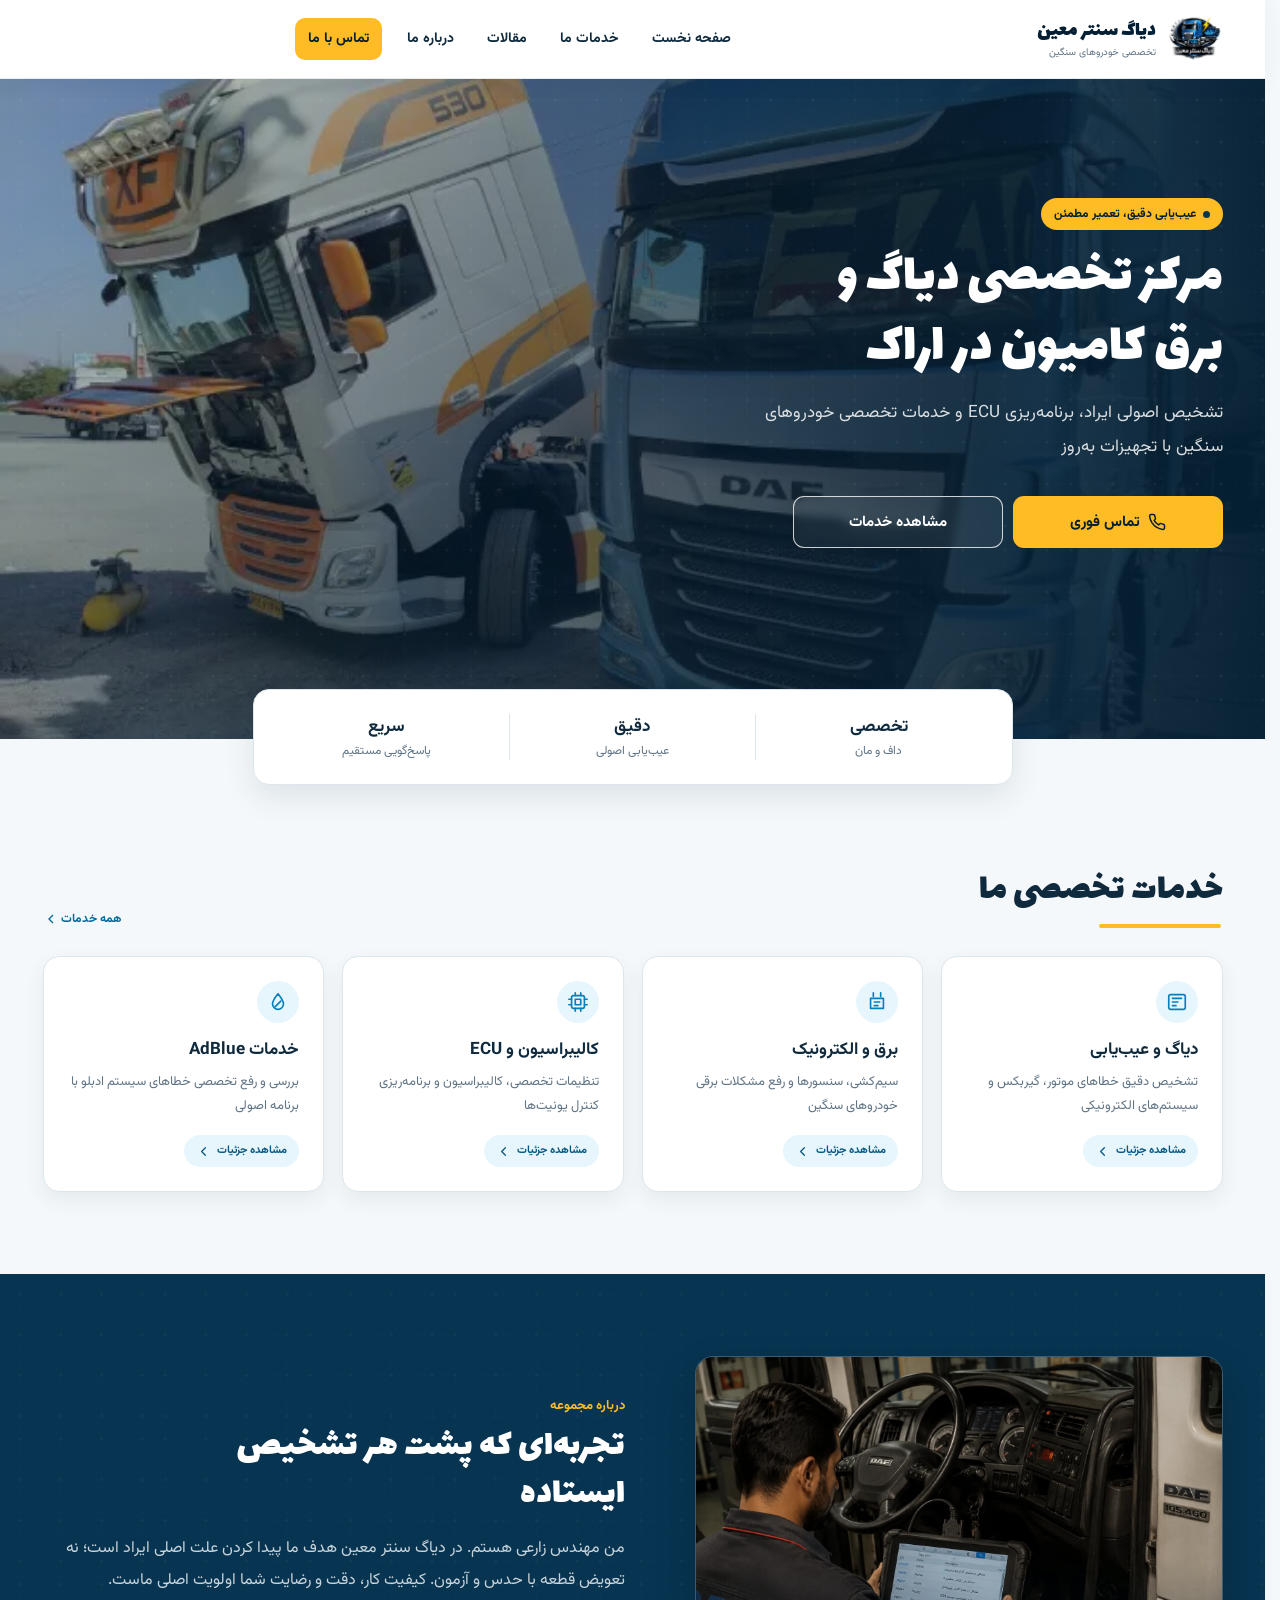
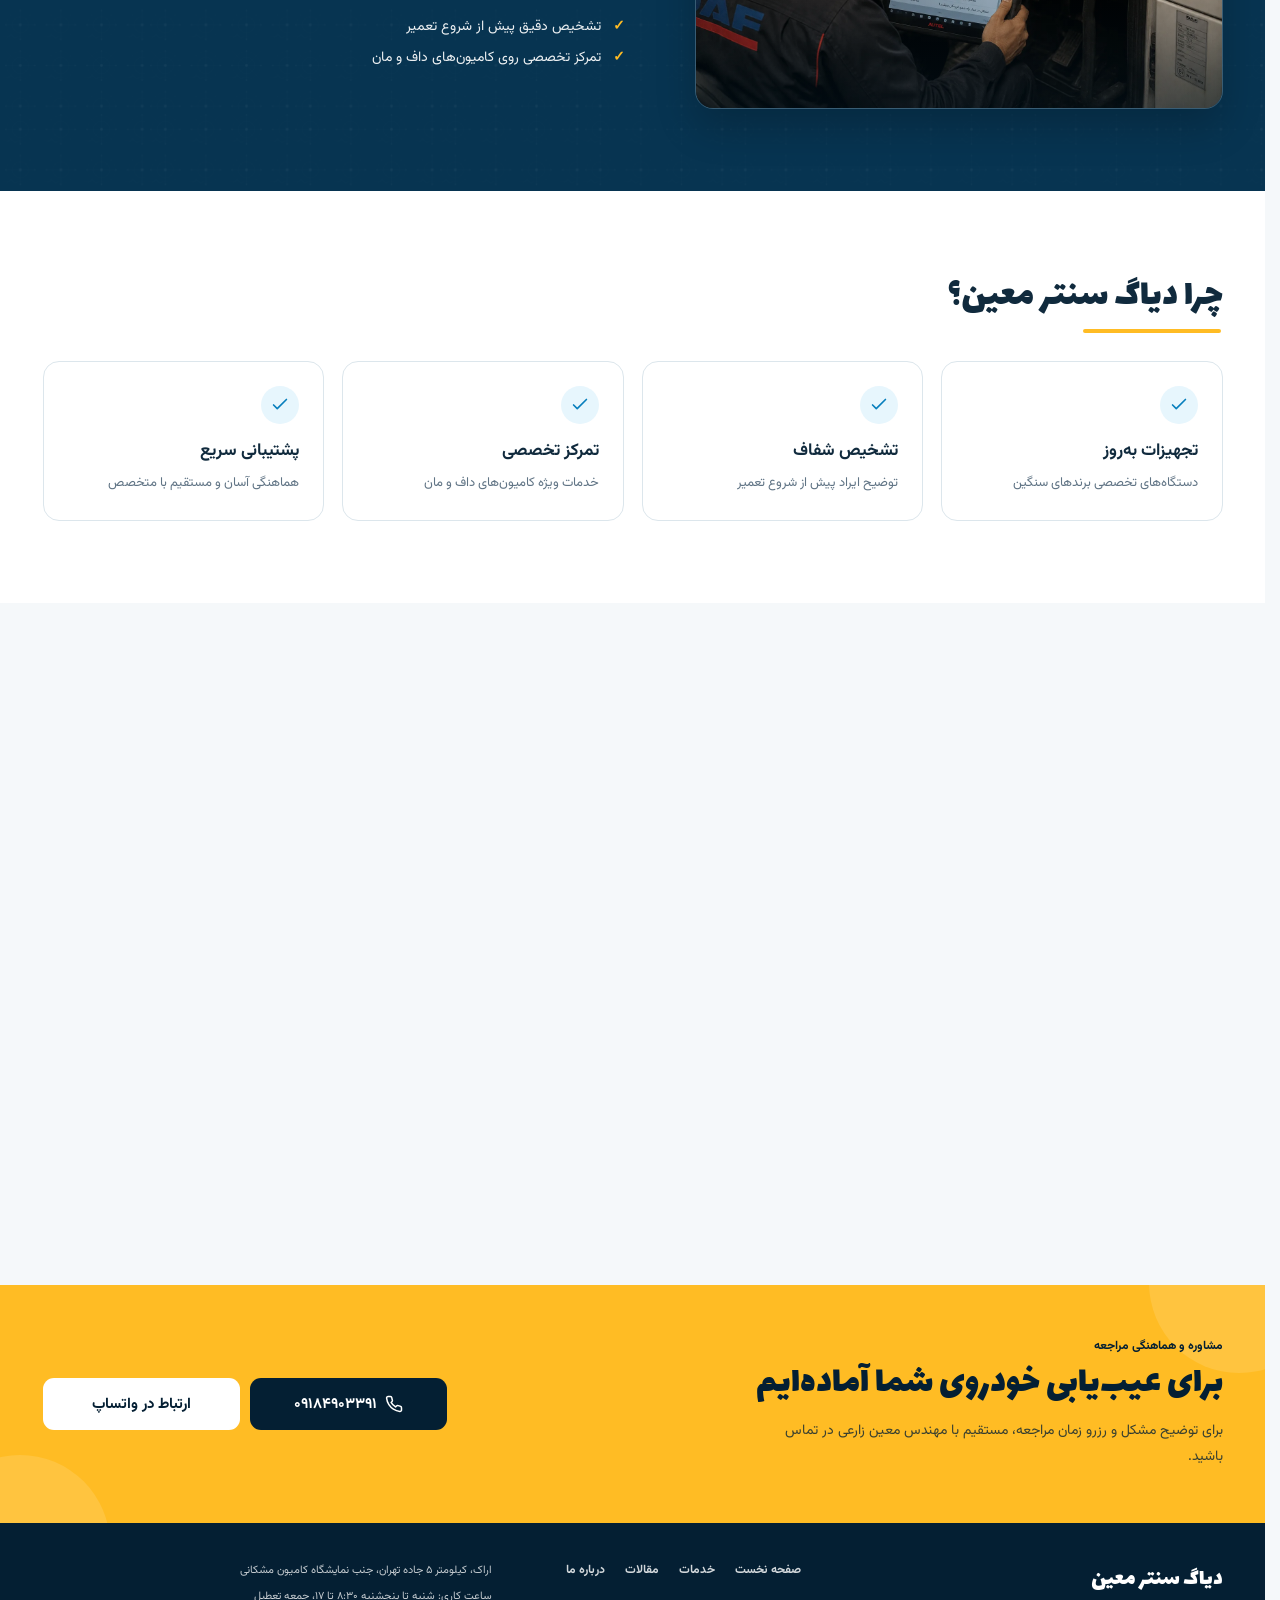
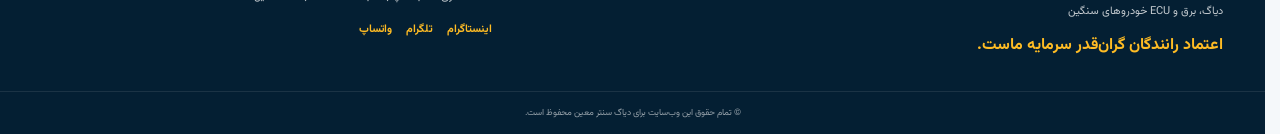
<file: index.html>
<!doctype html>
<html lang="fa" dir="rtl">
  <head>
    <meta charset="UTF-8" />
    <meta name="viewport" content="width=device-width, initial-scale=1.0" />
    <meta
      name="description"
      content="دیاگ سنتر معین در اراک؛ خدمات تخصصی دیاگ، برق خودرو، برنامه‌ریزی ECU، کالیبراسیون و عیب‌یابی کامیون‌های داف، مان و خودروهای سنگین."
    />
    <link rel="canonical" href="https://diagcentermoein.ir/" />
    <meta property="og:locale" content="fa_IR" />
    <meta property="og:type" content="website" />
    <meta property="og:site_name" content="دیاگ سنتر معین" />

    <meta
      property="og:title"
      content="دیاگ و برق کامیون در اراک | دیاگ سنتر معین"
    />

    <meta
      property="og:description"
      content="دیاگ سنتر معین در اراک؛ خدمات تخصصی دیاگ، برق خودرو، برنامه‌ریزی ECU، کالیبراسیون و عیب‌یابی کامیون‌های داف، مان و خودروهای سنگین."
    />

    <meta property="og:url" content="https://diagcentermoein.ir/" />

    <meta
      property="og:image"
      content="https://diagcentermoein.ir/assets/images/service-imgs/hero-img.webp"
    />

    <meta
      property="og:image:alt"
      content="عیب‌یابی تخصصی کامیون داف در دیاگ سنتر معین"
    />

    <meta property="og:image:width" content="1536" />
    <meta property="og:image:height" content="1024" />
    <meta property="og:image:type" content="image/webp" />

    <meta name="twitter:card" content="summary_large_image" />

    <meta name="theme-color" content="#073451" />

    <link rel="apple-touch-icon" sizes="180x180" href="apple-touch-icon.png" />
    <link rel="icon" type="image/png" sizes="32x32" href="favicon-32x32.png" />
    <link rel="icon" type="image/png" sizes="16x16" href="favicon-16x16.png" />
    <link
      rel="preload"
      href="assets/fonts/Vazirmatn-Regular.woff2"
      as="font"
      type="font/woff2"
      crossorigin
    />
    <link
      rel="preload"
      href="assets/fonts/Vazirmatn-Bold.woff2"
      as="font"
      type="font/woff2"
      crossorigin
    />
    <link
      rel="preload"
      href="assets/images/کامیون داف 4-700.webp"
      as="image"
      type="image/webp"
    />
    <link rel="stylesheet" href="assets/styles/style.css" />
    <link rel="stylesheet" href="assets/styles/home.css" />
    <title>دیاگ و برق کامیون در اراک | دیاگ سنتر معین</title>
    <script type="application/ld+json">
      {
        "@context": "https://schema.org",
        "@type": "AutoRepair",
        "@id": "https://diagcentermoein.ir/#business",
        "name": "دیاگ سنتر معین",
        "url": "https://diagcentermoein.ir/",
        "logo": "https://diagcentermoein.ir/diag-center-logo.webp",
        "image": "https://diagcentermoein.ir/assets/images/service-imgs/hero-img.webp",
        "description": "مرکز تخصصی دیاگ، برق، برنامه‌ریزی ECU و عیب‌یابی کامیون و خودروهای سنگین در اراک.",
        "telephone": "+989184903391",
        "address": {
          "@type": "PostalAddress",
          "streetAddress": "کیلومتر ۵ جاده تهران، جنب نمایشگاه کامیون مشکانی",
          "addressLocality": "اراک",
          "addressRegion": "مرکزی",
          "addressCountry": "IR"
        },
        "areaServed": {
          "@type": "City",
          "name": "اراک"
        },
        "sameAs": [
          "https://www.instagram.com/diag.center.moein/",
          "https://t.me/Mozed66"
        ]
      }
    </script>
  </head>

  <body class="home-page">
    <div id="main" class="page-wrapper">
      <header class="header home-header">
        <nav aria-label="منوی اصلی" class="navbar home-navbar">
          <button
            class="menu-btn"
            type="button"
            aria-label="باز کردن منو"
            aria-controls="primary-navigation"
            aria-expanded="false"
          >
            <svg
              aria-hidden="true"
              viewBox="0 0 24 24"
              fill="none"
              stroke="currentColor"
              stroke-width="2"
              stroke-linecap="round"
              class="menu-icon"
            >
              <path d="M4 6h16M4 12h16M4 18h16" />
            </svg>
          </button>

          <ul id="primary-navigation" class="nav-list">
            <li class="nav-item nav-close-item">
              <button class="menu-exit" type="button" aria-label="بستن منو">
                <svg
                  aria-hidden="true"
                  viewBox="0 0 24 24"
                  fill="none"
                  stroke="currentColor"
                  stroke-width="2"
                  stroke-linecap="round"
                  class="close-menu-icon"
                >
                  <path d="M18 6 6 18M6 6l12 12" />
                </svg>
              </button>
            </li>
            <li class="nav-item home">
              <a href="#main" class="header-nav-link">صفحه نخست</a>
            </li>
            <li class="nav-item">
              <a href="#services" class="header-nav-link">خدمات ما</a>
            </li>
            <li class="nav-item">
              <a href="#articles" class="header-nav-link">مقالات</a>
            </li>
            <li class="nav-item">
              <a href="#about-us" class="header-nav-link">درباره ما</a>
            </li>
            <li class="nav-item nav-contact-item">
              <a href="#contact" class="header-nav-link">تماس با ما</a>
            </li>
          </ul>

          <div class="logo-container">
            <a href="#main" aria-label="برگشت به ابتدای صفحه">
              <img
                src="logo_240-2.webp"
                alt="لوگوی دیاگ سنتر معین"
                width="56"
                height="56"
                class="logo-img"
              />
              <span class="logo-copy">
                <strong class="logo-text">دیاگ سنتر معین</strong>
                <small>تخصصی خودروهای سنگین</small>
              </span>
            </a>
          </div>
        </nav>
      </header>

      <main>
        <section class="home-hero" aria-labelledby="hero-title">
          <div class="hero-media" aria-hidden="true">
            <img
              src="assets/images/کامیون داف 4-700.webp"
              alt=""
              width="700"
              height="525"
              fetchpriority="high"
            />
          </div>
          <div class="hero-overlay"></div>
          <div class="home-container hero-inner">
            <div class="hero-content">
              <span class="hero-kicker">عیب‌یابی دقیق، تعمیر مطمئن</span>
              <h1 id="hero-title" class="hero-title">
                مرکز تخصصی دیاگ و برق کامیون در اراک
              </h1>
              <p class="hero-context">
                تشخیص اصولی ایراد، برنامه‌ریزی ECU و خدمات تخصصی خودروهای سنگین
                با تجهیزات به‌روز
              </p>
              <div class="hero-actions">
                <a
                  href="tel:09184903391"
                  class="home-btn home-btn--primary"
                  aria-label="تماس فوری با دیاگ سنتر معین"
                >
                  <svg aria-hidden="true" viewBox="0 0 24 24">
                    <path
                      d="M22 16.92v3a2 2 0 0 1-2.18 2 19.79 19.79 0 0 1-8.63-3.07 19.5 19.5 0 0 1-6-6A19.79 19.79 0 0 1 2.12 4.18 2 2 0 0 1 4.11 2h3a2 2 0 0 1 2 1.72c.13.96.36 1.9.69 2.8a2 2 0 0 1-.45 2.11L8.09 9.91a16 16 0 0 0 6 6l1.27-1.27a2 2 0 0 1 2.11-.45c.91.33 1.84.56 2.8.69A2 2 0 0 1 22 16.92z"
                    />
                  </svg>
                  تماس فوری
                </a>
                <a href="#services" class="home-btn home-btn--outline">
                  مشاهده خدمات
                </a>
              </div>
            </div>
          </div>
        </section>

        <div class="home-container trust-wrap">
          <section class="trust-strip" aria-label="مزیت‌های کلیدی مجموعه">
            <div class="trust-item">
              <strong>تخصصی</strong>
              <span>داف و مان</span>
            </div>
            <div class="trust-item">
              <strong>دقیق</strong>
              <span>عیب‌یابی اصولی</span>
            </div>
            <div class="trust-item">
              <strong>سریع</strong>
              <span>پاسخ‌گویی مستقیم</span>
            </div>
          </section>
        </div>

        <section id="services" class="home-section section home-services">
          <div class="home-container">
            <div class="home-section-heading">
              <div>
                <h2>خدمات تخصصی ما</h2>
                <span class="heading-mark" aria-hidden="true"></span>
              </div>
              <a href="services/allServices.html" class="section-link">
                همه خدمات
                <svg aria-hidden="true" viewBox="0 0 24 24">
                  <path d="m15 18-6-6 6-6" />
                </svg>
              </a>
            </div>

            <div class="home-services-grid">
              <a
                href="services/diagnostics.html"
                class="home-service-card"
                aria-label="مشاهده جزئیات خدمت دیاگ و عیب‌یابی"
              >
                <span class="home-card-icon" aria-hidden="true">
                  <svg viewBox="0 0 24 24">
                    <rect x="3" y="4" width="18" height="16" rx="2" />
                    <path d="M7 8h10M7 12h6M7 16h4" />
                  </svg>
                </span>
                <h3>دیاگ و عیب‌یابی</h3>
                <p>تشخیص دقیق خطاهای موتور، گیربکس و سیستم‌های الکترونیکی</p>
                <span class="service-card-cta">
                  مشاهده جزئیات
                  <svg aria-hidden="true" viewBox="0 0 24 24">
                    <path d="m15 18-6-6 6-6" />
                  </svg>
                </span>
              </a>

              <a
                href="services/electrical.html"
                class="home-service-card"
                aria-label="مشاهده جزئیات خدمت برق و الکترونیک"
              >
                <span class="home-card-icon" aria-hidden="true">
                  <svg viewBox="0 0 24 24">
                    <path d="M8 2v4M16 2v4M5 8h14v11H5zM9 12h6M9 16h4" />
                  </svg>
                </span>
                <h3>برق و الکترونیک</h3>
                <p>سیم‌کشی، سنسورها و رفع مشکلات برقی خودروهای سنگین</p>
                <span class="service-card-cta">
                  مشاهده جزئیات
                  <svg aria-hidden="true" viewBox="0 0 24 24">
                    <path d="m15 18-6-6 6-6" />
                  </svg>
                </span>
              </a>

              <a
                href="services/ecu-calibration.html"
                class="home-service-card"
                aria-label="مشاهده جزئیات خدمت کالیبراسیون و ECU"
              >
                <span class="home-card-icon" aria-hidden="true">
                  <svg viewBox="0 0 24 24">
                    <rect x="5" y="5" width="14" height="14" rx="2" />
                    <path
                      d="M9 9h6v6H9zM9 2v3M15 2v3M9 19v3M15 19v3M2 9h3M2 15h3M19 9h3M19 15h3"
                    />
                  </svg>
                </span>
                <h3>کالیبراسیون و ECU</h3>
                <p>تنظیمات تخصصی، کالیبراسیون و برنامه‌ریزی کنترل یونیت‌ها</p>
                <span class="service-card-cta">
                  مشاهده جزئیات
                  <svg aria-hidden="true" viewBox="0 0 24 24">
                    <path d="m15 18-6-6 6-6" />
                  </svg>
                </span>
              </a>

              <a
                href="services/adblue.html"
                class="home-service-card"
                aria-label="مشاهده جزئیات خدمات AdBlue"
              >
                <span class="home-card-icon" aria-hidden="true">
                  <svg viewBox="0 0 24 24">
                    <path
                      d="M12 3c4 5 6 8 6 11a6 6 0 0 1-12 0c0-3 2-6 6-11zM9 17l6-6"
                    />
                  </svg>
                </span>
                <h3>خدمات AdBlue</h3>
                <p>بررسی و رفع تخصصی خطاهای سیستم ادبلو با برنامه اصولی</p>
                <span class="service-card-cta">
                  مشاهده جزئیات
                  <svg aria-hidden="true" viewBox="0 0 24 24">
                    <path d="m15 18-6-6 6-6" />
                  </svg>
                </span>
              </a>
            </div>
          </div>
        </section>

        <section
          id="about-us"
          class="about-band section"
          aria-labelledby="about-title"
        >
          <div class="home-container about-layout">
            <div class="about-media">
              <img
                src="assets/images/service-imgs/hero-img.webp"
                alt="عیب‌یابی تخصصی کامیون داف با دستگاه دیاگ"
                width="1536"
                height="1024"
                loading="lazy"
              />
            </div>
            <div class="about-copy">
              <span class="about-kicker">درباره مجموعه</span>
              <h2 id="about-title">تجربه‌ای که پشت هر تشخیص ایستاده</h2>
              <p>
                من مهندس زارعی هستم. در دیاگ سنتر معین هدف ما پیدا کردن علت اصلی
                ایراد است؛ نه تعویض قطعه با حدس و آزمون. کیفیت کار، دقت و رضایت
                شما اولویت اصلی ماست.
              </p>
              <ul class="about-points">
                <li>تشخیص دقیق پیش از شروع تعمیر</li>
                <li>تمرکز تخصصی روی کامیون‌های داف و مان</li>
              </ul>
            </div>
          </div>
        </section>

        <section
          class="home-section section reasons-section"
          aria-labelledby="reasons-title"
        >
          <div class="home-container">
            <div class="home-section-heading home-section-heading--simple">
              <div>
                <h2 id="reasons-title">چرا دیاگ سنتر معین؟</h2>
                <span class="heading-mark" aria-hidden="true"></span>
              </div>
            </div>
            <div class="reasons-grid">
              <article class="reason-card">
                <span class="reason-icon" aria-hidden="true">
                  <svg viewBox="0 0 24 24"><path d="m5 12 4 4L19 6" /></svg>
                </span>
                <h3>تجهیزات به‌روز</h3>
                <p>دستگاه‌های تخصصی برندهای سنگین</p>
              </article>
              <article class="reason-card">
                <span class="reason-icon" aria-hidden="true">
                  <svg viewBox="0 0 24 24"><path d="m5 12 4 4L19 6" /></svg>
                </span>
                <h3>تشخیص شفاف</h3>
                <p>توضیح ایراد پیش از شروع تعمیر</p>
              </article>
              <article class="reason-card">
                <span class="reason-icon" aria-hidden="true">
                  <svg viewBox="0 0 24 24"><path d="m5 12 4 4L19 6" /></svg>
                </span>
                <h3>تمرکز تخصصی</h3>
                <p>خدمات ویژه کامیون‌های داف و مان</p>
              </article>
              <article class="reason-card">
                <span class="reason-icon" aria-hidden="true">
                  <svg viewBox="0 0 24 24"><path d="m5 12 4 4L19 6" /></svg>
                </span>
                <h3>پشتیبانی سریع</h3>
                <p>هماهنگی آسان و مستقیم با متخصص</p>
              </article>
            </div>
          </div>
        </section>

        <section
          id="articles"
          class="home-section section articles-section-home"
          aria-labelledby="articles-title"
        >
          <div class="home-container">
            <div class="home-section-heading">
              <div>
                <h2 id="articles-title">آخرین مقالات</h2>
                <span class="heading-mark" aria-hidden="true"></span>
              </div>
              <a href="articles/index.html" class="section-link">
                همه مقاله‌ها
                <svg aria-hidden="true" viewBox="0 0 24 24">
                  <path d="m15 18-6-6 6-6" />
                </svg>
              </a>
            </div>

            <div class="home-articles-grid">
              <article class="home-article-card">
                <img
                  src="assets/images/تصویر-خطایEDC-کد3778.webp"
                  alt="نمایش خطای EDC کد 3778 در کامیون مان یورو 6"
                  width="1448"
                  height="1086"
                  loading="lazy"
                />
                <div class="home-article-copy">
                  <span class="article-tag">موتور و سوخت</span>
                  <h3>خطای EDC 3778 چیست؟</h3>
                  <p>نشانه‌ها، علت‌های رایج و زمان مراجعه برای بررسی تخصصی</p>
                  <div class="article-meta-home">
                    <span>مهندس زارعی</span>
                    <time datetime="2026-06-19">۲۹ خرداد ۱۴۰۵</time>
                  </div>
                  <a
                    href="articles/edc-3778.html"
                    class="article-read-more"
                    aria-label="مطالعه مقاله خطای EDC 3778 کامیون مان"
                  >
                    مطالعه مقاله
                    <svg aria-hidden="true" viewBox="0 0 24 24">
                      <path d="m15 18-6-6 6-6" />
                    </svg>
                  </a>
                </div>
              </article>

              <article class="home-article-card">
                <img
                  src="assets/images/تصویر-هشدار-زرد-گیربکس.webp"
                  alt="هشدار زرد گیربکس در کامیون داف یورو 6"
                  width="1280"
                  height="799"
                  loading="lazy"
                />
                <div class="home-article-copy">
                  <span class="article-tag">گیربکس</span>
                  <h3>هشدار زرد گیربکس</h3>
                  <p>
                    این هشدار چه معنایی دارد و چه زمانی ادامه رانندگی خطرناک
                    است؟
                  </p>
                  <div class="article-meta-home">
                    <span>مهندس زارعی</span>
                    <time datetime="2026-06-19">۲۹ خرداد ۱۴۰۵</time>
                  </div>
                  <a
                    href="articles/yellow-gearbox-warning.html"
                    class="article-read-more"
                    aria-label="مطالعه مقاله هشدار زرد گیربکس کامیون داف"
                  >
                    مطالعه مقاله
                    <svg aria-hidden="true" viewBox="0 0 24 24">
                      <path d="m15 18-6-6 6-6" />
                    </svg>
                  </a>
                </div>
              </article>

              <article class="home-article-card">
                <img
                  src="assets/images/هشدار-زرد-موتور-450.webp"
                  alt="هشدار زرد موتور در کامیون داف یورو 6"
                  width="450"
                  height="601"
                  loading="lazy"
                />
                <div class="home-article-copy">
                  <span class="article-tag">عیب‌یابی</span>
                  <h3>هشدار زرد موتور</h3>
                  <p>دلایل روشن‌شدن هشدار و اقدام درست پیش از آسیب بیشتر</p>
                  <div class="article-meta-home">
                    <span>مهندس زارعی</span>
                    <time datetime="2026-06-19">۲۹ خرداد ۱۴۰۵</time>
                  </div>
                  <a
                    href="articles/yellow-engine-warning.html"
                    class="article-read-more"
                    aria-label="مطالعه مقاله هشدار زرد موتور کامیون داف"
                  >
                    مطالعه مقاله
                    <svg aria-hidden="true" viewBox="0 0 24 24">
                      <path d="m15 18-6-6 6-6" />
                    </svg>
                  </a>
                </div>
              </article>
            </div>
          </div>
        </section>

        <section
          id="contact"
          class="contact-band section"
          aria-labelledby="contact-title"
        >
          <div class="home-container contact-layout">
            <div class="contact-copy">
              <span>مشاوره و هماهنگی مراجعه</span>
              <h2 id="contact-title">برای عیب‌یابی خودروی شما آماده‌ایم</h2>
              <p>
                برای توضیح مشکل و رزرو زمان مراجعه، مستقیم با مهندس معین زارعی
                در تماس باشید.
              </p>
            </div>
            <div class="contact-actions">
              <a href="tel:09184903391" class="home-btn home-btn--dark">
                <svg aria-hidden="true" viewBox="0 0 24 24">
                  <path
                    d="M22 16.92v3a2 2 0 0 1-2.18 2 19.79 19.79 0 0 1-8.63-3.07 19.5 19.5 0 0 1-6-6A19.79 19.79 0 0 1 2.12 4.18 2 2 0 0 1 4.11 2h3a2 2 0 0 1 2 1.72c.13.96.36 1.9.69 2.8a2 2 0 0 1-.45 2.11L8.09 9.91a16 16 0 0 0 6 6l1.27-1.27a2 2 0 0 1 2.11-.45c.91.33 1.84.56 2.8.69A2 2 0 0 1 22 16.92z"
                  />
                </svg>
                ۰۹۱۸۴۹۰۳۳۹۱
              </a>
              <a
                href="https://wa.me/989184903391?text=سلام،%20برای%20دریافت%20مشاوره%20درباره%20خدمات%20دیاگ%20خودروهای%20سنگین%20پیام%20می‌دهم."
                class="home-btn home-btn--light"
                target="_blank"
                rel="noopener noreferrer"
              >
                ارتباط در واتساپ
              </a>
            </div>
          </div>
        </section>
      </main>

      <footer class="home-footer">
        <div class="home-container footer-main">
          <div class="footer-brand">
            <div>
              <strong>دیاگ سنتر معین</strong>
              <span>دیاگ، برق و ECU خودروهای سنگین</span>
            </div>
            <p>اعتماد رانندگان گران‌قدر سرمایه ماست.</p>
          </div>

          <nav aria-label="پیوندهای پایین صفحه" class="footer-links">
            <a href="#main">صفحه نخست</a>
            <a href="#services">خدمات</a>
            <a href="#articles">مقالات</a>
            <a href="#about-us">درباره ما</a>
          </nav>

          <div class="footer-contact">
            <address>
              اراک، کیلومتر ۵ جاده تهران، جنب نمایشگاه کامیون مشکانی
            </address>
            <span>ساعت کاری: شنبه تا پنجشنبه ۸:۳۰ تا ۱۷، جمعه تعطیل</span>
            <div class="footer-socials">
              <a
                href="https://www.instagram.com/diag.center.moein/"
                target="_blank"
                rel="noopener noreferrer"
                aria-label="اینستاگرام دیاگ سنتر معین"
                >اینستاگرام</a
              >
              <a
                href="https://t.me/Mozed66"
                target="_blank"
                rel="noopener noreferrer"
                aria-label="تلگرام دیاگ سنتر معین"
                >تلگرام</a
              >
              <a
                href="https://wa.me/989184903391"
                target="_blank"
                rel="noopener noreferrer"
                aria-label="واتساپ دیاگ سنتر معین"
                >واتساپ</a
              >
            </div>
          </div>
        </div>
        <p class="footer-copyright">
          © تمام حقوق این وب‌سایت برای دیاگ سنتر معین محفوظ است.
        </p>
      </footer>

      <button
        class="scroll-top-btn"
        type="button"
        aria-label="بازگشت به ابتدای صفحه"
      >
        <svg aria-hidden="true" viewBox="0 0 24 24" class="scroll-top-icon">
          <path d="m18 15-6-6-6 6" />
        </svg>
      </button>
    </div>

    <script src="assets/scripts/script.js"></script>
    <!-- Cloudflare Web Analytics -->
    <script
      type="module"
      src="https://static.cloudflareinsights.com/beacon.min.js"
      data-cf-beacon='{"token": "56fc47d534c441e590ab7c59dd5d173a"}'
    ></script>
    <!-- End Cloudflare Web Analytics -->
  </body>
</html>
</file>
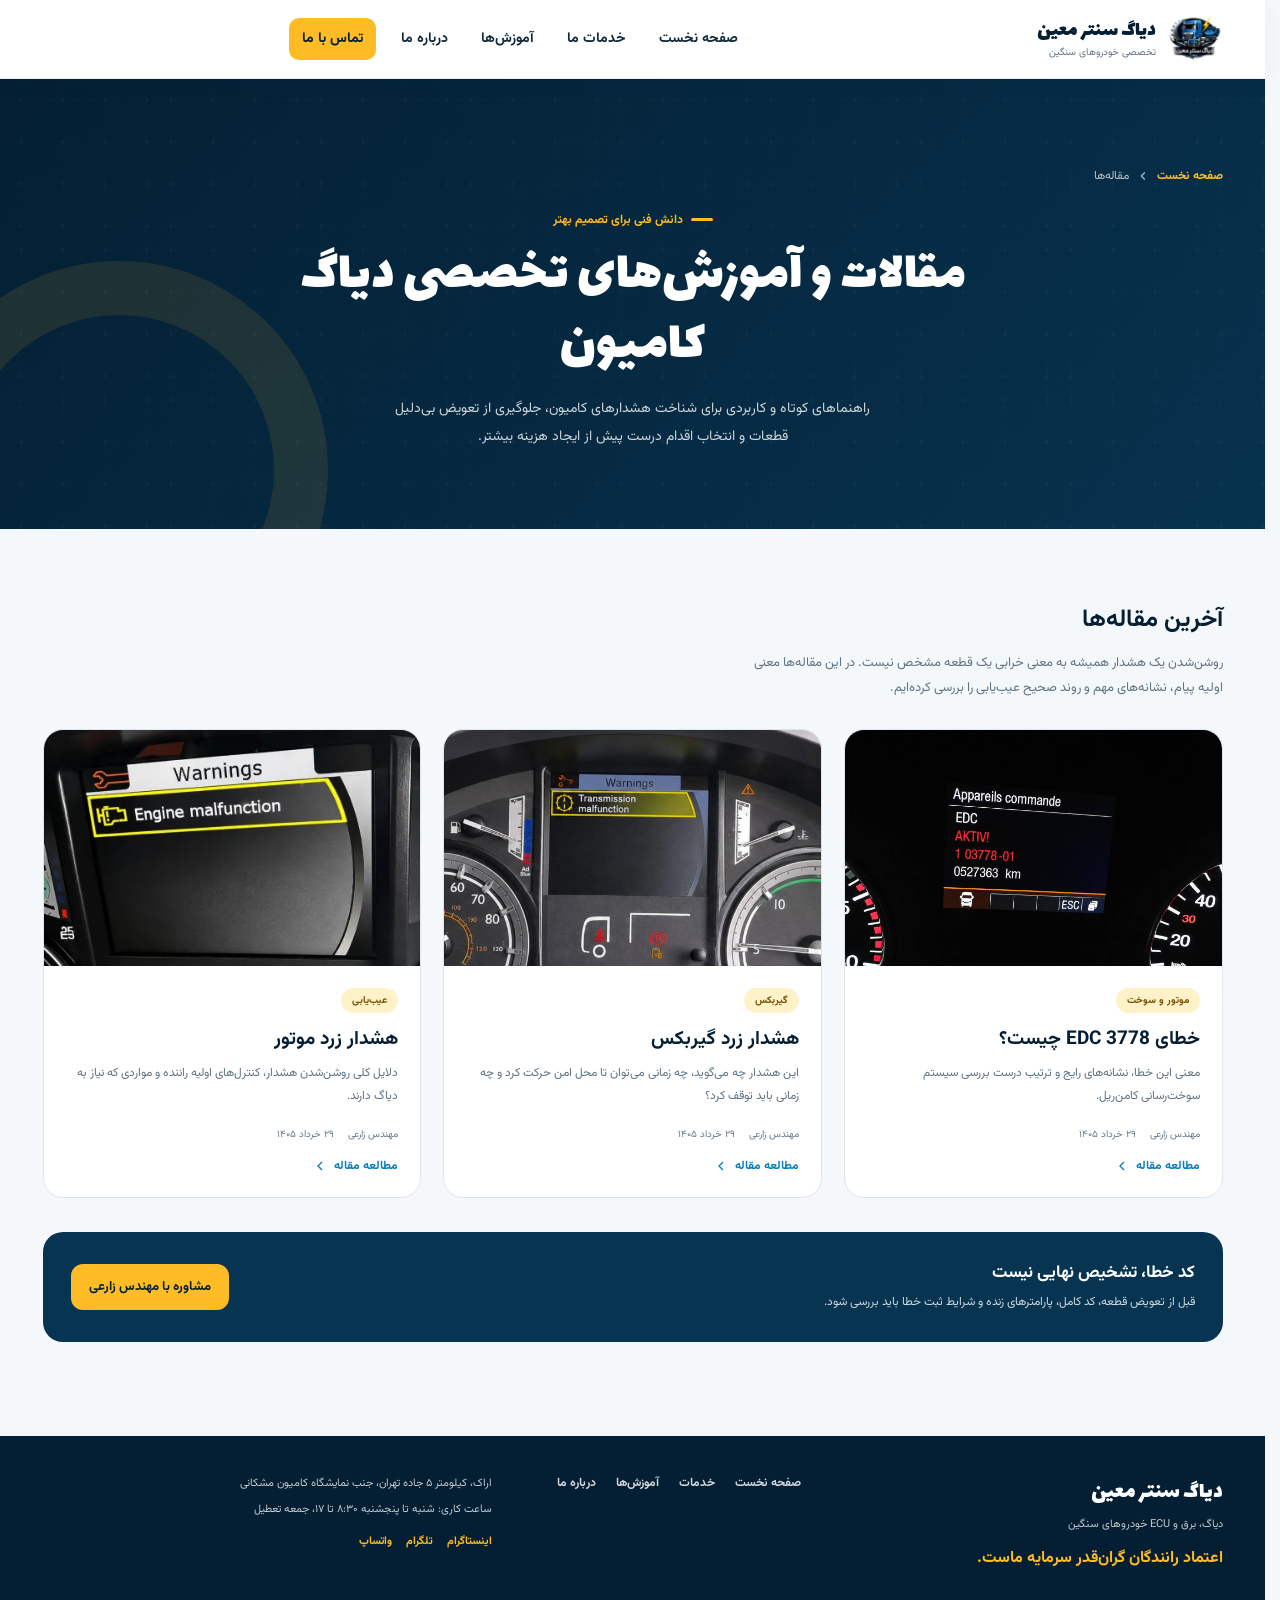
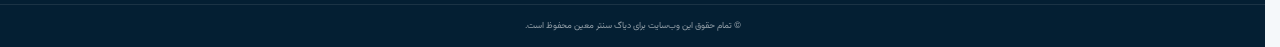
<file: articles/index.html>
<!doctype html>
<html lang="fa" dir="rtl">
  <head>
    <meta charset="UTF-8" />
    <meta name="viewport" content="width=device-width, initial-scale=1.0" />
    <meta
      name="description"
      content="مقاله‌ها و آموزش‌های تخصصی دیاگ سنتر معین درباره خطاهای موتور، گیربکس و عیب‌یابی کامیون‌های داف و مان."
    />
    <link rel="canonical" href="https://diagcentermoein.ir/articles/" />
    <meta property="og:locale" content="fa_IR" />
    <meta property="og:type" content="website" />
    <meta property="og:site_name" content="دیاگ سنتر معین" />

    <meta
      property="og:title"
      content="مقالات دیاگ و آموزش عیب‌یابی کامیون | دیاگ سنتر معین"
    />

    <meta
      property="og:description"
      content="مقاله‌ها و آموزش‌های تخصصی دیاگ سنتر معین درباره خطاهای موتور، گیربکس و عیب‌یابی کامیون‌های داف و مان."
    />

    <meta property="og:url" content="https://diagcentermoein.ir/articles/" />

    <meta
      property="og:image"
      content="https://diagcentermoein.ir/assets/images/service-imgs/hero-img.webp"
    />

    <meta
      property="og:image:alt"
      content="مقالات و آموزش‌های تخصصی دیاگ کامیون"
    />

    <meta property="og:image:width" content="1536" />
    <meta property="og:image:height" content="1024" />
    <meta property="og:image:type" content="image/webp" />

    <meta name="twitter:card" content="summary_large_image" />
    <meta name="theme-color" content="#073451" />
    <link
      rel="apple-touch-icon"
      sizes="180x180"
      href="../apple-touch-icon.png"
    />
    <link
      rel="icon"
      type="image/png"
      sizes="32x32"
      href="../favicon-32x32.png"
    />
    <link
      rel="icon"
      type="image/png"
      sizes="16x16"
      href="../favicon-16x16.png"
    />
    <link
      rel="preload"
      href="../assets/fonts/Vazirmatn-Regular.woff2"
      as="font"
      type="font/woff2"
      crossorigin
    />
    <link
      rel="preload"
      href="../assets/fonts/Vazirmatn-Bold.woff2"
      as="font"
      type="font/woff2"
      crossorigin
    />
    <link rel="stylesheet" href="../assets/styles/style.css" />
    <link rel="stylesheet" href="../assets/styles/home.css" />
    <link rel="stylesheet" href="../assets/styles/articles.css" />
    <title>مقالات دیاگ و آموزش عیب‌یابی کامیون | دیاگ سنتر معین</title>
    <script type="application/ld+json">
      {
        "@context": "https://schema.org",
        "@type": "CollectionPage",
        "name": "مقالات و آموزش‌های تخصصی دیاگ کامیون",
        "description": "آموزش‌های کاربردی درباره خطاهای موتور، گیربکس و عیب‌یابی کامیون‌های داف و مان",
        "inLanguage": "fa-IR"
      }
    </script>
  </head>

  <body class="home-page articles-page">
    <div id="main" class="page-wrapper">
      <header class="header home-header">
        <nav aria-label="منوی اصلی" class="navbar home-navbar">
          <button
            class="menu-btn"
            type="button"
            aria-label="باز کردن منو"
            aria-controls="primary-navigation"
            aria-expanded="false"
          >
            <svg
              aria-hidden="true"
              viewBox="0 0 24 24"
              fill="none"
              stroke="currentColor"
              stroke-width="2"
              stroke-linecap="round"
              class="menu-icon"
            >
              <path d="M4 6h16M4 12h16M4 18h16" />
            </svg>
          </button>

          <ul id="primary-navigation" class="nav-list">
            <li class="nav-item nav-close-item">
              <button class="menu-exit" type="button" aria-label="بستن منو">
                <svg
                  aria-hidden="true"
                  viewBox="0 0 24 24"
                  fill="none"
                  stroke="currentColor"
                  stroke-width="2"
                  stroke-linecap="round"
                  class="close-menu-icon"
                >
                  <path d="M18 6 6 18M6 6l12 12" />
                </svg>
              </button>
            </li>
            <li class="nav-item home">
              <a href="/" class="header-nav-link">صفحه نخست</a>
            </li>
            <li class="nav-item">
              <a href="/#services" class="header-nav-link">خدمات ما</a>
            </li>
            <li class="nav-item">
              <a href="/articles/" class="header-nav-link" aria-current="page"
                >آموزش‌ها</a
              >
            </li>
            <li class="nav-item">
              <a href="/#about-us" class="header-nav-link">درباره ما</a>
            </li>
            <li class="nav-item nav-contact-item">
              <a href="/#contact" class="header-nav-link">تماس با ما</a>
            </li>
          </ul>

          <div class="logo-container">
            <a href="/" aria-label="رفتن به صفحه نخست">
              <img
                src="../logo_240-2.webp"
                alt="لوگوی دیاگ سنتر معین"
                width="56"
                height="56"
                class="logo-img"
              />
              <span class="logo-copy">
                <strong class="logo-text">دیاگ سنتر معین</strong>
                <small>تخصصی خودروهای سنگین</small>
              </span>
            </a>
          </div>
        </nav>
      </header>

      <main>
        <section class="articles-hero" aria-labelledby="archive-title">
          <div class="home-container">
            <nav class="breadcrumb" aria-label="مسیر صفحه">
              <a href="/">صفحه نخست</a>
              <svg aria-hidden="true" viewBox="0 0 24 24">
                <path d="m15 18-6-6 6-6" />
              </svg>
              <span aria-current="page">مقاله‌ها</span>
            </nav>
            <div class="articles-hero-content">
              <span class="articles-kicker">دانش فنی برای تصمیم بهتر</span>
              <h1 id="archive-title">مقالات و آموزش‌های تخصصی دیاگ کامیون</h1>
              <p class="articles-hero-description">
                راهنماهای کوتاه و کاربردی برای شناخت هشدارهای کامیون، جلوگیری از
                تعویض بی‌دلیل قطعات و انتخاب اقدام درست پیش از ایجاد هزینه
                بیشتر.
              </p>
            </div>
          </div>
        </section>

        <section
          class="archive-section"
          aria-labelledby="latest-articles-title"
        >
          <div class="home-container">
            <div class="archive-intro">
              <h2 id="latest-articles-title">آخرین مقاله‌ها</h2>
              <p>
                روشن‌شدن یک هشدار همیشه به معنی خرابی یک قطعه مشخص نیست. در این
                مقاله‌ها معنی اولیه پیام، نشانه‌های مهم و روند صحیح عیب‌یابی را
                بررسی کرده‌ایم.
              </p>
            </div>

            <div class="archive-grid">
              <article class="archive-card">
                <div class="archive-card-media">
                  <img
                    src="../assets/images/تصویر-خطایEDC-کد3778.webp"
                    alt="نمایش خطای EDC کد 03778-01 در کامیون مان"
                    width="1448"
                    height="1086"
                  />
                </div>
                <div class="archive-card-body">
                  <span class="article-category">موتور و سوخت</span>
                  <h2><a href="edc-3778.html">خطای EDC 3778 چیست؟</a></h2>
                  <p>
                    معنی این خطا، نشانه‌های رایج و ترتیب درست بررسی سیستم
                    سوخت‌رسانی کامن‌ریل.
                  </p>
                  <div class="archive-card-meta">
                    <span>مهندس زارعی</span>
                    <time datetime="2026-06-19">۲۹ خرداد ۱۴۰۵</time>
                  </div>
                  <a
                    href="edc-3778.html"
                    class="archive-card-link"
                    aria-label="مطالعه مقاله خطای EDC 3778 کامیون مان"
                  >
                    مطالعه مقاله
                    <svg aria-hidden="true" viewBox="0 0 24 24">
                      <path d="m15 18-6-6 6-6" />
                    </svg>
                  </a>
                </div>
              </article>

              <article class="archive-card">
                <div class="archive-card-media">
                  <img
                    src="../assets/images/تصویر-هشدار-زرد-گیربکس.webp"
                    alt="پیام هشدار زرد خرابی گیربکس در کامیون داف"
                    width="1280"
                    height="799"
                    loading="lazy"
                  />
                </div>
                <div class="archive-card-body">
                  <span class="article-category">گیربکس</span>
                  <h2>
                    <a href="yellow-gearbox-warning.html">هشدار زرد گیربکس</a>
                  </h2>
                  <p>
                    این هشدار چه می‌گوید، چه زمانی می‌توان تا محل امن حرکت کرد و
                    چه زمانی باید توقف کرد؟
                  </p>
                  <div class="archive-card-meta">
                    <span>مهندس زارعی</span>
                    <time datetime="2026-06-19">۲۹ خرداد ۱۴۰۵</time>
                  </div>
                  <a
                    href="yellow-gearbox-warning.html"
                    class="archive-card-link"
                    aria-label="مطالعه مقاله هشدار زرد گیربکس کامیون داف"
                  >
                    مطالعه مقاله
                    <svg aria-hidden="true" viewBox="0 0 24 24">
                      <path d="m15 18-6-6 6-6" />
                    </svg>
                  </a>
                </div>
              </article>

              <article class="archive-card">
                <div class="archive-card-media">
                  <img
                    src="../assets/images/هشدار-زرد-موتور-450.webp"
                    alt="پیام هشدار زرد خرابی موتور در کامیون داف"
                    width="450"
                    height="601"
                    loading="lazy"
                  />
                </div>
                <div class="archive-card-body">
                  <span class="article-category">عیب‌یابی</span>
                  <h2>
                    <a href="yellow-engine-warning.html">هشدار زرد موتور</a>
                  </h2>
                  <p>
                    دلایل کلی روشن‌شدن هشدار، کنترل‌های اولیه راننده و مواردی که
                    نیاز به دیاگ دارند.
                  </p>
                  <div class="archive-card-meta">
                    <span>مهندس زارعی</span>
                    <time datetime="2026-06-19">۲۹ خرداد ۱۴۰۵</time>
                  </div>
                  <a
                    href="yellow-engine-warning.html"
                    class="archive-card-link"
                    aria-label="مطالعه مقاله هشدار زرد موتور کامیون داف"
                  >
                    مطالعه مقاله
                    <svg aria-hidden="true" viewBox="0 0 24 24">
                      <path d="m15 18-6-6 6-6" />
                    </svg>
                  </a>
                </div>
              </article>
            </div>

            <aside
              class="archive-note"
              aria-label="یادآوری مهم درباره عیب‌یابی"
            >
              <div>
                <strong>کد خطا، تشخیص نهایی نیست</strong>
                <p>
                  قبل از تعویض قطعه، کد کامل، پارامترهای زنده و شرایط ثبت خطا
                  باید بررسی شود.
                </p>
              </div>
              <a href="tel:09184903391">مشاوره با مهندس زارعی</a>
            </aside>
          </div>
        </section>
      </main>

      <footer class="home-footer">
        <div class="home-container footer-main">
          <div class="footer-brand">
            <div>
              <strong>دیاگ سنتر معین</strong
              ><span>دیاگ، برق و ECU خودروهای سنگین</span>
            </div>
            <p>اعتماد رانندگان گران‌قدر سرمایه ماست.</p>
          </div>
          <nav aria-label="پیوندهای پایین صفحه" class="footer-links">
            <a href="/">صفحه نخست</a>
            <a href="/#services">خدمات</a>
            <a href="/articles/">آموزش‌ها</a>
            <a href="/#about-us">درباره ما</a>
          </nav>
          <div class="footer-contact">
            <address>
              اراک، کیلومتر ۵ جاده تهران، جنب نمایشگاه کامیون مشکانی
            </address>
            <span>ساعت کاری: شنبه تا پنجشنبه ۸:۳۰ تا ۱۷، جمعه تعطیل</span>
            <div class="footer-socials">
              <a
                href="https://www.instagram.com/diag.center.moein/"
                target="_blank"
                rel="noopener noreferrer"
                >اینستاگرام</a
              >
              <a
                href="https://t.me/Mozed66"
                target="_blank"
                rel="noopener noreferrer"
                >تلگرام</a
              >
              <a
                href="https://wa.me/989184903391"
                target="_blank"
                rel="noopener noreferrer"
                >واتساپ</a
              >
            </div>
          </div>
        </div>
        <p class="footer-copyright">
          © تمام حقوق این وب‌سایت برای دیاگ سنتر معین محفوظ است.
        </p>
      </footer>

      <button
        class="scroll-top-btn"
        type="button"
        aria-label="بازگشت به ابتدای صفحه"
      >
        <svg aria-hidden="true" viewBox="0 0 24 24" class="scroll-top-icon">
          <path d="m18 15-6-6-6 6" />
        </svg>
      </button>
    </div>
    <script src="../assets/scripts/script.js"></script>
    <!-- Cloudflare Web Analytics -->
    <script
      type="module"
      src="https://static.cloudflareinsights.com/beacon.min.js"
      data-cf-beacon='{"token": "56fc47d534c441e590ab7c59dd5d173a"}'
    ></script>
    <!-- End Cloudflare Web Analytics -->
  </body>
</html>
</file>
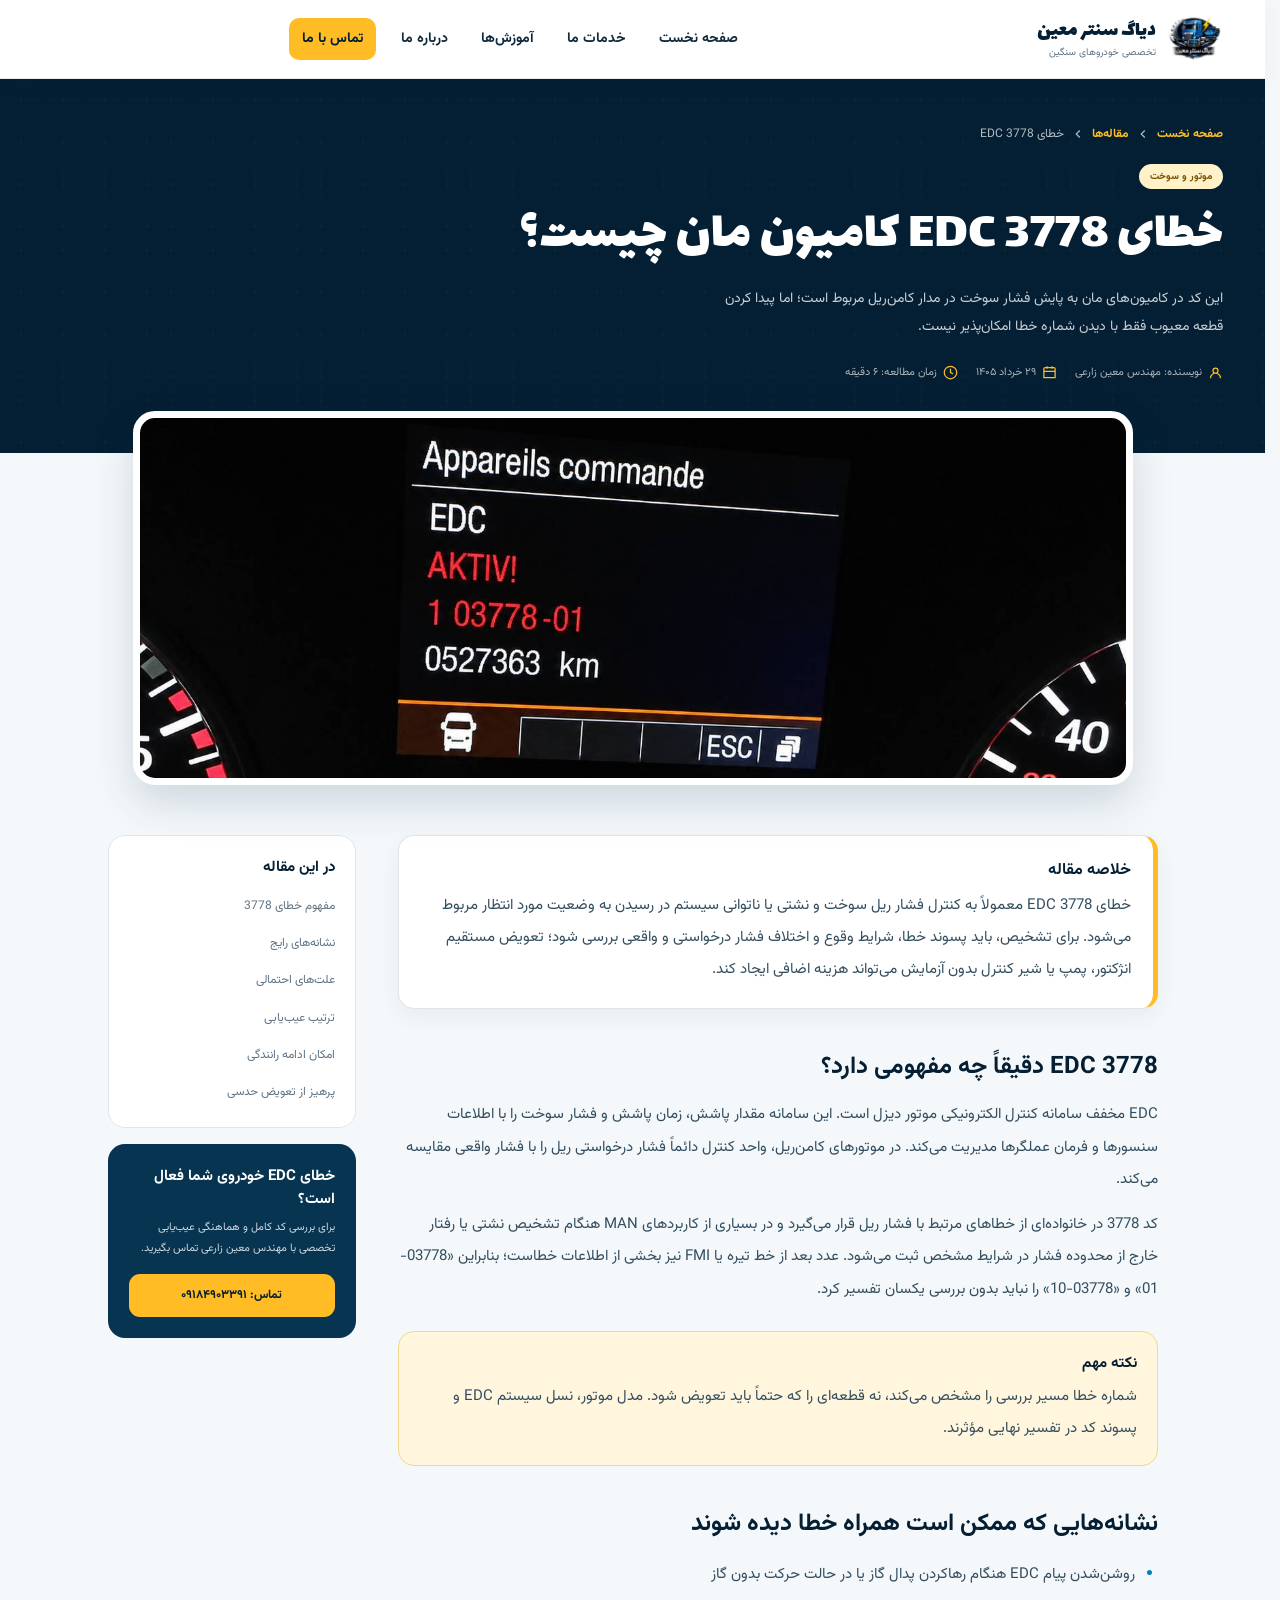
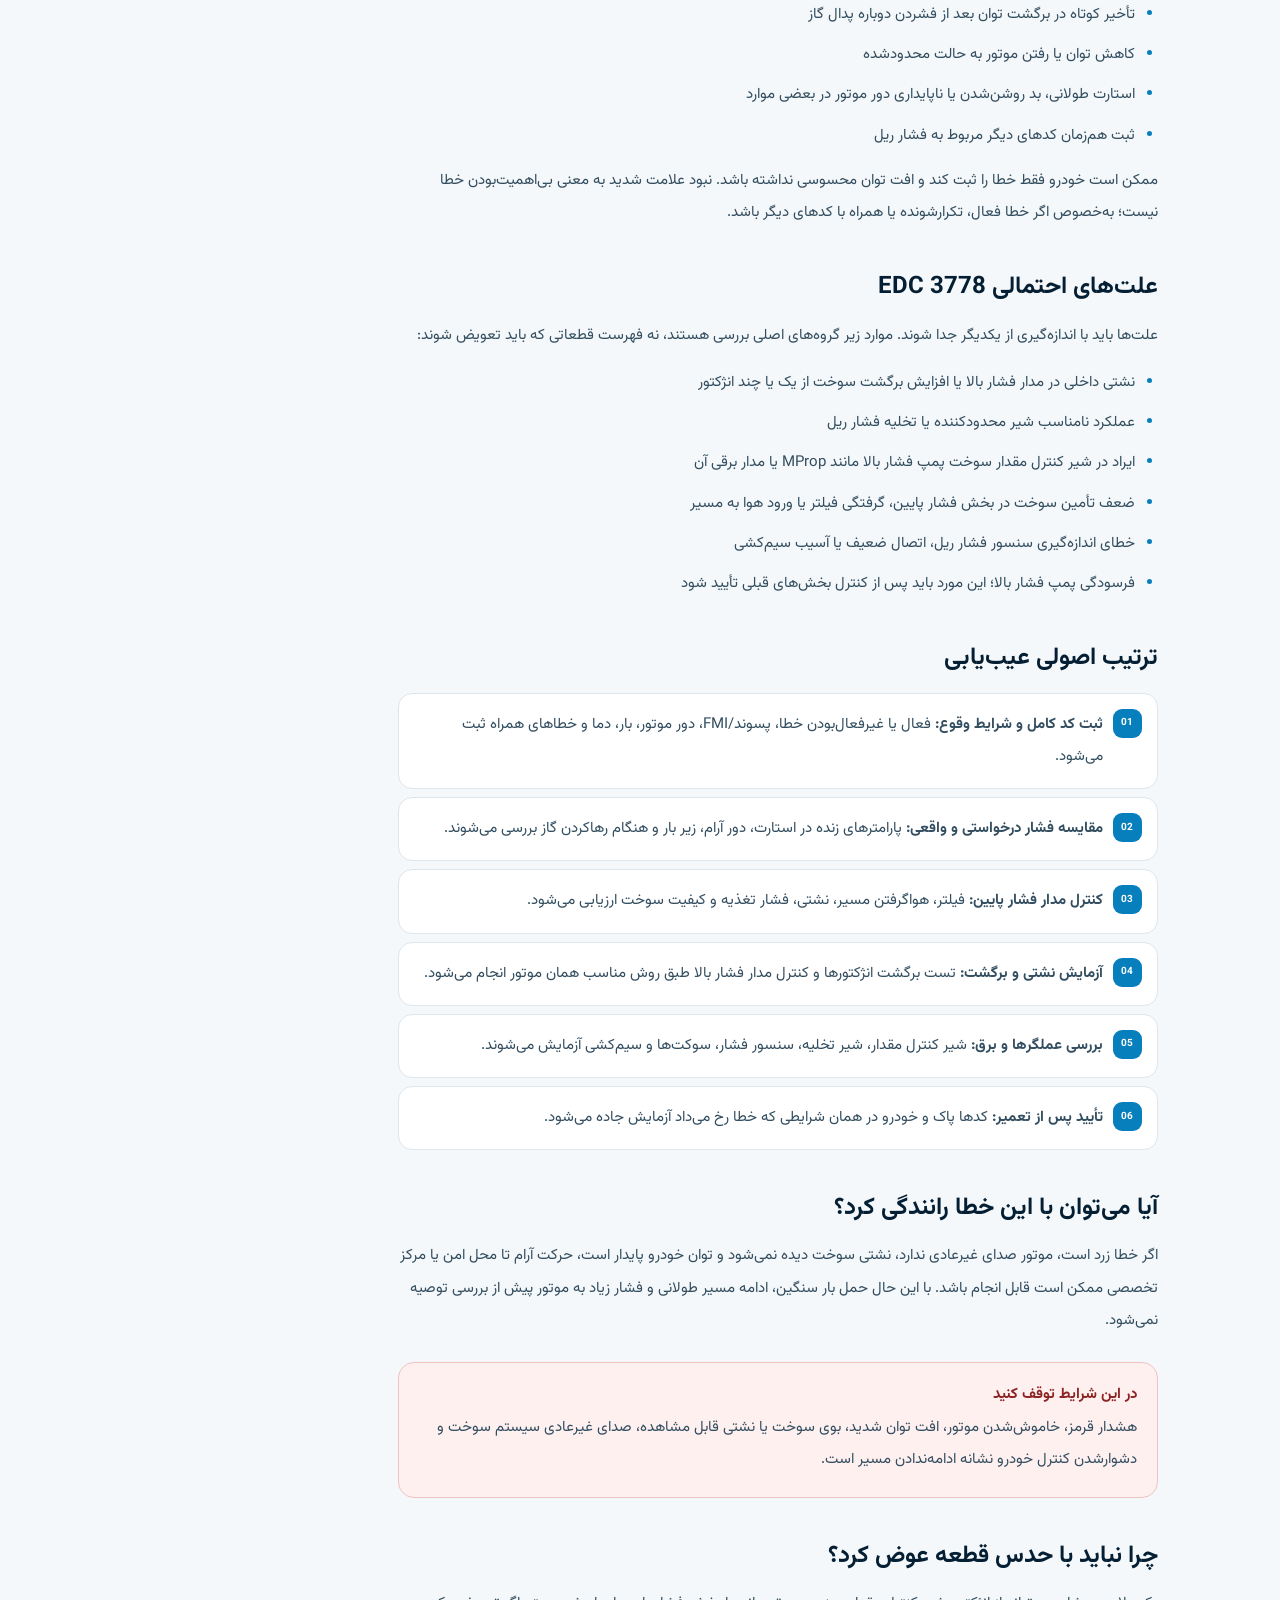
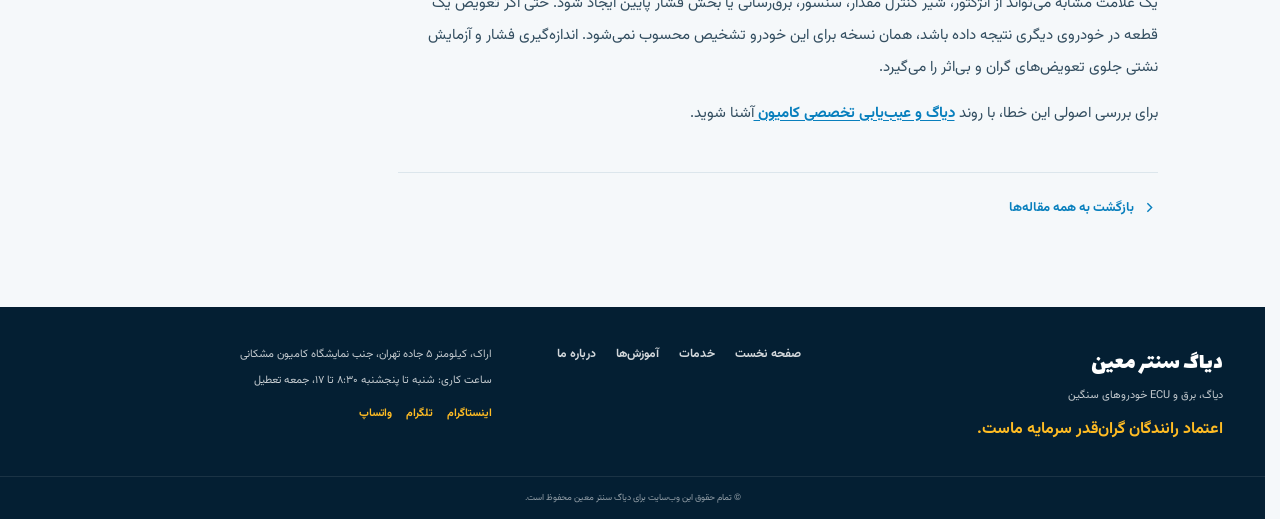
<file: articles/edc-3778.html>
<!doctype html>
<html lang="fa" dir="rtl">
  <head>
    <meta charset="UTF-8" />
    <meta name="viewport" content="width=device-width, initial-scale=1.0" />
    <meta
      name="description"
      content="خطای EDC 3778 در کامیون مان چیست؟ بررسی مفهوم خطا، نشانه‌ها، علت‌های محتمل و ترتیب اصولی عیب‌یابی سیستم سوخت کامن‌ریل."
    />
    <link
      rel="canonical"
      href="https://diagcentermoein.ir/articles/edc-3778.html"
    />
    <meta property="og:locale" content="fa_IR" />
    <meta property="og:type" content="article" />
    <meta property="og:site_name" content="دیاگ سنتر معین" />

    <meta
      property="og:title"
      content="خطای EDC 3778 کامیون مان چیست؟ | دیاگ سنتر معین"
    />

    <meta
      property="og:description"
      content="خطای EDC 3778 در کامیون مان چیست؟ بررسی مفهوم خطا، نشانه‌ها، علت‌های محتمل و ترتیب اصولی عیب‌یابی سیستم سوخت کامن‌ریل."
    />

    <meta
      property="og:url"
      content="https://diagcentermoein.ir/articles/edc-3778.html"
    />

    <meta
      property="og:image"
      content="https://diagcentermoein.ir/assets/images/تصویر-خطایEDC-کد3778.webp"
    />

    <meta property="og:image:alt" content="تصویر خطای EDC 3778 در کامیون مان" />

    <meta property="og:image:width" content="1448" />
    <meta property="og:image:height" content="1086" />
    <meta property="og:image:type" content="image/webp" />

    <meta name="twitter:card" content="summary_large_image" />
    <meta name="theme-color" content="#073451" />
    <link
      rel="apple-touch-icon"
      sizes="180x180"
      href="../apple-touch-icon.png"
    />
    <link
      rel="icon"
      type="image/png"
      sizes="32x32"
      href="../favicon-32x32.png"
    />
    <link
      rel="icon"
      type="image/png"
      sizes="16x16"
      href="../favicon-16x16.png"
    />
    <link
      rel="preload"
      href="../assets/fonts/Vazirmatn-Regular.woff2"
      as="font"
      type="font/woff2"
      crossorigin
    />
    <link
      rel="preload"
      href="../assets/fonts/Vazirmatn-Bold.woff2"
      as="font"
      type="font/woff2"
      crossorigin
    />
    <link
      rel="preload"
      href="../assets/images/تصویر-خطایEDC-کد3778.webp"
      as="image"
      type="image/webp"
    />
    <link rel="stylesheet" href="../assets/styles/style.css" />
    <link rel="stylesheet" href="../assets/styles/home.css" />
    <link rel="stylesheet" href="../assets/styles/articles.css" />
    <title>خطای EDC 3778 کامیون مان چیست؟ | دیاگ سنتر معین</title>
    <script type="application/ld+json">
      {
        "@context": "https://schema.org",
        "@type": "Article",
        "headline": "خطای EDC 3778 کامیون مان چیست؟",
        "dateModified": "2026-08-18",
        "description": "بررسی مفهوم خطای EDC 3778، نشانه‌ها و ترتیب اصولی عیب‌یابی سیستم سوخت کامیون مان",
        "datePublished": "2026-06-19",
        "inLanguage": "fa-IR",
        "author": { "@type": "Person", "name": "مهندس معین زارعی" },
        "publisher": { "@type": "Organization", "name": "دیاگ سنتر معین" },
        "image": "../assets/images/تصویر-خطایEDC-کد3778.webp"
      }
    </script>
  </head>

  <body class="home-page articles-page">
    <div id="main" class="page-wrapper">
      <header class="header home-header">
        <nav aria-label="منوی اصلی" class="navbar home-navbar">
          <button
            class="menu-btn"
            type="button"
            aria-label="باز کردن منو"
            aria-controls="primary-navigation"
            aria-expanded="false"
          >
            <svg
              aria-hidden="true"
              viewBox="0 0 24 24"
              fill="none"
              stroke="currentColor"
              stroke-width="2"
              stroke-linecap="round"
              class="menu-icon"
            >
              <path d="M4 6h16M4 12h16M4 18h16" />
            </svg>
          </button>
          <ul id="primary-navigation" class="nav-list">
            <li class="nav-item nav-close-item">
              <button class="menu-exit" type="button" aria-label="بستن منو">
                <svg
                  aria-hidden="true"
                  viewBox="0 0 24 24"
                  fill="none"
                  stroke="currentColor"
                  stroke-width="2"
                  stroke-linecap="round"
                  class="close-menu-icon"
                >
                  <path d="M18 6 6 18M6 6l12 12" />
                </svg>
              </button>
            </li>
            <li class="nav-item home">
              <a href="/" class="header-nav-link">صفحه نخست</a>
            </li>
            <li class="nav-item">
              <a href="/#services" class="header-nav-link">خدمات ما</a>
            </li>
            <li class="nav-item">
              <a href="/articles/" class="header-nav-link" aria-current="page"
                >آموزش‌ها</a
              >
            </li>
            <li class="nav-item">
              <a href="/#about-us" class="header-nav-link">درباره ما</a>
            </li>
            <li class="nav-item nav-contact-item">
              <a href="/#contact" class="header-nav-link">تماس با ما</a>
            </li>
          </ul>
          <div class="logo-container">
            <a href="/" aria-label="رفتن به صفحه نخست">
              <img
                src="../logo_240-2.webp"
                alt="لوگوی دیاگ سنتر معین"
                width="56"
                height="56"
                class="logo-img"
              />
              <span class="logo-copy"
                ><strong class="logo-text">دیاگ سنتر معین</strong
                ><small>تخصصی خودروهای سنگین</small></span
              >
            </a>
          </div>
        </nav>
      </header>

      <main>
        <header class="article-hero">
          <div class="home-container article-hero-inner">
            <nav class="breadcrumb" aria-label="مسیر صفحه">
              <a href="/">صفحه نخست</a>
              <svg aria-hidden="true" viewBox="0 0 24 24">
                <path d="m15 18-6-6 6-6" />
              </svg>
              <a href="/articles/">مقاله‌ها</a>
              <svg aria-hidden="true" viewBox="0 0 24 24">
                <path d="m15 18-6-6 6-6" />
              </svg>
              <span aria-current="page">خطای EDC 3778</span>
            </nav>
            <div class="article-heading">
              <span class="article-category">موتور و سوخت</span>
              <h1 class="article-title">خطای EDC 3778 کامیون مان چیست؟</h1>
              <p class="article-lead">
                این کد در کامیون‌های مان به پایش فشار سوخت در مدار کامن‌ریل
                مربوط است؛ اما پیدا کردن قطعه معیوب فقط با دیدن شماره خطا
                امکان‌پذیر نیست.
              </p>
              <div class="article-meta">
                <span
                  ><svg aria-hidden="true" viewBox="0 0 24 24">
                    <path
                      d="M20 21a8 8 0 0 0-16 0M12 13a4 4 0 1 0 0-8 4 4 0 0 0 0 8"
                    /></svg
                  >نویسنده: مهندس معین زارعی</span
                >
                <time datetime="2026-06-19"
                  ><svg aria-hidden="true" viewBox="0 0 24 24">
                    <path
                      d="M8 2v4M16 2v4M3 10h18M5 4h14a2 2 0 0 1 2 2v14H3V6a2 2 0 0 1 2-2Z"
                    /></svg
                  >۲۹ خرداد ۱۴۰۵</time
                >
                <span
                  ><svg aria-hidden="true" viewBox="0 0 24 24">
                    <path
                      d="M12 6v6l4 2M22 12a10 10 0 1 1-10-10 10 10 0 0 1 10 10Z"
                    /></svg
                  >زمان مطالعه: ۶ دقیقه</span
                >
              </div>
            </div>
          </div>
        </header>

        <div class="article-main">
          <figure class="article-cover">
            <img
              src="../assets/images/تصویر-خطایEDC-کد3778.webp"
              alt="نمایش خطای فعال EDC 03778-01 روی صفحه کیلومتر کامیون مان"
              width="1448"
              height="1086"
              fetchpriority="high"
            />
          </figure>

          <div class="article-layout">
            <article class="article-body">
              <div class="article-summary">
                <strong>خلاصه مقاله</strong>
                <p>
                  خطای EDC 3778 معمولاً به کنترل فشار ریل سوخت و نشتی یا ناتوانی
                  سیستم در رسیدن به وضعیت مورد انتظار مربوط می‌شود. برای تشخیص،
                  باید پسوند خطا، شرایط وقوع و اختلاف فشار درخواستی و واقعی
                  بررسی شود؛ تعویض مستقیم انژکتور، پمپ یا شیر کنترل بدون آزمایش
                  می‌تواند هزینه اضافی ایجاد کند.
                </p>
              </div>

              <h2 id="meaning">EDC 3778 دقیقاً چه مفهومی دارد؟</h2>
              <p>
                EDC مخفف سامانه کنترل الکترونیکی موتور دیزل است. این سامانه
                مقدار پاشش، زمان پاشش و فشار سوخت را با اطلاعات سنسورها و فرمان
                عملگرها مدیریت می‌کند. در موتورهای کامن‌ریل، واحد کنترل دائماً
                فشار درخواستی ریل را با فشار واقعی مقایسه می‌کند.
              </p>
              <p>
                کد 3778 در خانواده‌ای از خطاهای مرتبط با فشار ریل قرار می‌گیرد و
                در بسیاری از کاربردهای MAN هنگام تشخیص نشتی یا رفتار خارج از
                محدوده فشار در شرایط مشخص ثبت می‌شود. عدد بعد از خط تیره یا FMI
                نیز بخشی از اطلاعات خطاست؛ بنابراین «03778-01» و «03778-10» را
                نباید بدون بررسی یکسان تفسیر کرد.
              </p>

              <div class="info-box info-box--warning">
                <strong>نکته مهم</strong>
                <p>
                  شماره خطا مسیر بررسی را مشخص می‌کند، نه قطعه‌ای را که حتماً
                  باید تعویض شود. مدل موتور، نسل سیستم EDC و پسوند کد در تفسیر
                  نهایی مؤثرند.
                </p>
              </div>

              <h2 id="symptoms">نشانه‌هایی که ممکن است همراه خطا دیده شوند</h2>
              <ul>
                <li>
                  روشن‌شدن پیام EDC هنگام رهاکردن پدال گاز یا در حالت حرکت بدون
                  گاز
                </li>
                <li>تأخیر کوتاه در برگشت توان بعد از فشردن دوباره پدال گاز</li>
                <li>کاهش توان یا رفتن موتور به حالت محدودشده</li>
                <li>
                  استارت طولانی، بد روشن‌شدن یا ناپایداری دور موتور در بعضی
                  موارد
                </li>
                <li>ثبت هم‌زمان کدهای دیگر مربوط به فشار ریل</li>
              </ul>
              <p>
                ممکن است خودرو فقط خطا را ثبت کند و افت توان محسوسی نداشته باشد.
                نبود علامت شدید به معنی بی‌اهمیت‌بودن خطا نیست؛ به‌خصوص اگر خطا
                فعال، تکرارشونده یا همراه با کدهای دیگر باشد.
              </p>

              <h2 id="causes">علت‌های احتمالی EDC 3778</h2>
              <p>
                علت‌ها باید با اندازه‌گیری از یکدیگر جدا شوند. موارد زیر
                گروه‌های اصلی بررسی هستند، نه فهرست قطعاتی که باید تعویض شوند:
              </p>
              <ul>
                <li>
                  نشتی داخلی در مدار فشار بالا یا افزایش برگشت سوخت از یک یا چند
                  انژکتور
                </li>
                <li>عملکرد نامناسب شیر محدودکننده یا تخلیه فشار ریل</li>
                <li>
                  ایراد در شیر کنترل مقدار سوخت پمپ فشار بالا مانند MProp یا
                  مدار برقی آن
                </li>
                <li>
                  ضعف تأمین سوخت در بخش فشار پایین، گرفتگی فیلتر یا ورود هوا به
                  مسیر
                </li>
                <li>
                  خطای اندازه‌گیری سنسور فشار ریل، اتصال ضعیف یا آسیب سیم‌کشی
                </li>
                <li>
                  فرسودگی پمپ فشار بالا؛ این مورد باید پس از کنترل بخش‌های قبلی
                  تأیید شود
                </li>
              </ul>

              <h2 id="diagnosis">ترتیب اصولی عیب‌یابی</h2>
              <ol class="diagnostic-steps">
                <li>
                  <strong>ثبت کد کامل و شرایط وقوع:</strong> فعال یا
                  غیرفعال‌بودن خطا، پسوند/FMI، دور موتور، بار، دما و خطاهای
                  همراه ثبت می‌شود.
                </li>
                <li>
                  <strong>مقایسه فشار درخواستی و واقعی:</strong> پارامترهای زنده
                  در استارت، دور آرام، زیر بار و هنگام رهاکردن گاز بررسی
                  می‌شوند.
                </li>
                <li>
                  <strong>کنترل مدار فشار پایین:</strong> فیلتر، هواگرفتن مسیر،
                  نشتی، فشار تغذیه و کیفیت سوخت ارزیابی می‌شود.
                </li>
                <li>
                  <strong>آزمایش نشتی و برگشت:</strong> تست برگشت انژکتورها و
                  کنترل مدار فشار بالا طبق روش مناسب همان موتور انجام می‌شود.
                </li>
                <li>
                  <strong>بررسی عملگرها و برق:</strong> شیر کنترل مقدار، شیر
                  تخلیه، سنسور فشار، سوکت‌ها و سیم‌کشی آزمایش می‌شوند.
                </li>
                <li>
                  <strong>تأیید پس از تعمیر:</strong> کدها پاک و خودرو در همان
                  شرایطی که خطا رخ می‌داد آزمایش جاده می‌شود.
                </li>
              </ol>

              <h2 id="driving">آیا می‌توان با این خطا رانندگی کرد؟</h2>
              <p>
                اگر خطا زرد است، موتور صدای غیرعادی ندارد، نشتی سوخت دیده
                نمی‌شود و توان خودرو پایدار است، حرکت آرام تا محل امن یا مرکز
                تخصصی ممکن است قابل انجام باشد. با این حال حمل بار سنگین، ادامه
                مسیر طولانی و فشار زیاد به موتور پیش از بررسی توصیه نمی‌شود.
              </p>
              <div class="info-box info-box--danger">
                <strong>در این شرایط توقف کنید</strong>
                <p>
                  هشدار قرمز، خاموش‌شدن موتور، افت توان شدید، بوی سوخت یا نشتی
                  قابل مشاهده، صدای غیرعادی سیستم سوخت و دشوارشدن کنترل خودرو
                  نشانه ادامه‌ندادن مسیر است.
                </p>
              </div>

              <h2 id="avoid">چرا نباید با حدس قطعه عوض کرد؟</h2>
              <p>
                یک علامت مشابه می‌تواند از انژکتور، شیر کنترل مقدار، سنسور،
                برق‌رسانی یا بخش فشار پایین ایجاد شود. حتی اگر تعویض یک قطعه در
                خودروی دیگری نتیجه داده باشد، همان نسخه برای این خودرو تشخیص
                محسوب نمی‌شود. اندازه‌گیری فشار و آزمایش نشتی جلوی تعویض‌های
                گران و بی‌اثر را می‌گیرد.
              </p>

              <p class="article-service-reference">
                برای بررسی اصولی این خطا، با روند
                <a href="../services/diagnostics.html">
                  دیاگ و عیب‌یابی تخصصی کامیون
                </a>
                آشنا شوید.
              </p>
              <div class="article-ending">
                <a href="/articles/"
                  ><svg aria-hidden="true" viewBox="0 0 24 24">
                    <path d="m9 18 6-6-6-6" /></svg
                  >بازگشت به همه مقاله‌ها</a
                >
              </div>
            </article>

            <aside class="article-sidebar" aria-label="دسترسی سریع مقاله">
              <nav class="article-toc" aria-label="فهرست مطالب">
                <strong>در این مقاله</strong>
                <ul>
                  <li><a href="#meaning">مفهوم خطای 3778</a></li>
                  <li><a href="#symptoms">نشانه‌های رایج</a></li>
                  <li><a href="#causes">علت‌های احتمالی</a></li>
                  <li><a href="#diagnosis">ترتیب عیب‌یابی</a></li>
                  <li><a href="#driving">امکان ادامه رانندگی</a></li>
                  <li><a href="#avoid">پرهیز از تعویض حدسی</a></li>
                </ul>
              </nav>
              <div class="sidebar-cta">
                <strong>خطای EDC خودروی شما فعال است؟</strong>
                <p>
                  برای بررسی کد کامل و هماهنگی عیب‌یابی تخصصی با مهندس معین
                  زارعی تماس بگیرید.
                </p>
                <a href="tel:09184903391">تماس: ۰۹۱۸۴۹۰۳۳۹۱</a>
              </div>
            </aside>
          </div>
        </div>
      </main>

      <footer class="home-footer">
        <div class="home-container footer-main">
          <div class="footer-brand">
            <div>
              <strong>دیاگ سنتر معین</strong
              ><span>دیاگ، برق و ECU خودروهای سنگین</span>
            </div>
            <p>اعتماد رانندگان گران‌قدر سرمایه ماست.</p>
          </div>
          <nav aria-label="پیوندهای پایین صفحه" class="footer-links">
            <a href="/">صفحه نخست</a><a href="/#services">خدمات</a
            ><a href="/articles/">آموزش‌ها</a><a href="/#about-us">درباره ما</a>
          </nav>
          <div class="footer-contact">
            <address>
              اراک، کیلومتر ۵ جاده تهران، جنب نمایشگاه کامیون مشکانی
            </address>
            <span>ساعت کاری: شنبه تا پنجشنبه ۸:۳۰ تا ۱۷، جمعه تعطیل</span>
            <div class="footer-socials">
              <a
                href="https://www.instagram.com/diag.center.moein/"
                target="_blank"
                rel="noopener noreferrer"
                >اینستاگرام</a
              ><a
                href="https://t.me/Mozed66"
                target="_blank"
                rel="noopener noreferrer"
                >تلگرام</a
              ><a
                href="https://wa.me/989184903391"
                target="_blank"
                rel="noopener noreferrer"
                >واتساپ</a
              >
            </div>
          </div>
        </div>
        <p class="footer-copyright">
          © تمام حقوق این وب‌سایت برای دیاگ سنتر معین محفوظ است.
        </p>
      </footer>
      <button
        class="scroll-top-btn"
        type="button"
        aria-label="بازگشت به ابتدای صفحه"
      >
        <svg aria-hidden="true" viewBox="0 0 24 24" class="scroll-top-icon">
          <path d="m18 15-6-6-6 6" />
        </svg>
      </button>
    </div>
    <script src="../assets/scripts/script.js"></script>
    <!-- Cloudflare Web Analytics -->
    <script
      type="module"
      src="https://static.cloudflareinsights.com/beacon.min.js"
      data-cf-beacon='{"token": "56fc47d534c441e590ab7c59dd5d173a"}'
    ></script>
    <!-- End Cloudflare Web Analytics -->
  </body>
</html>
</file>
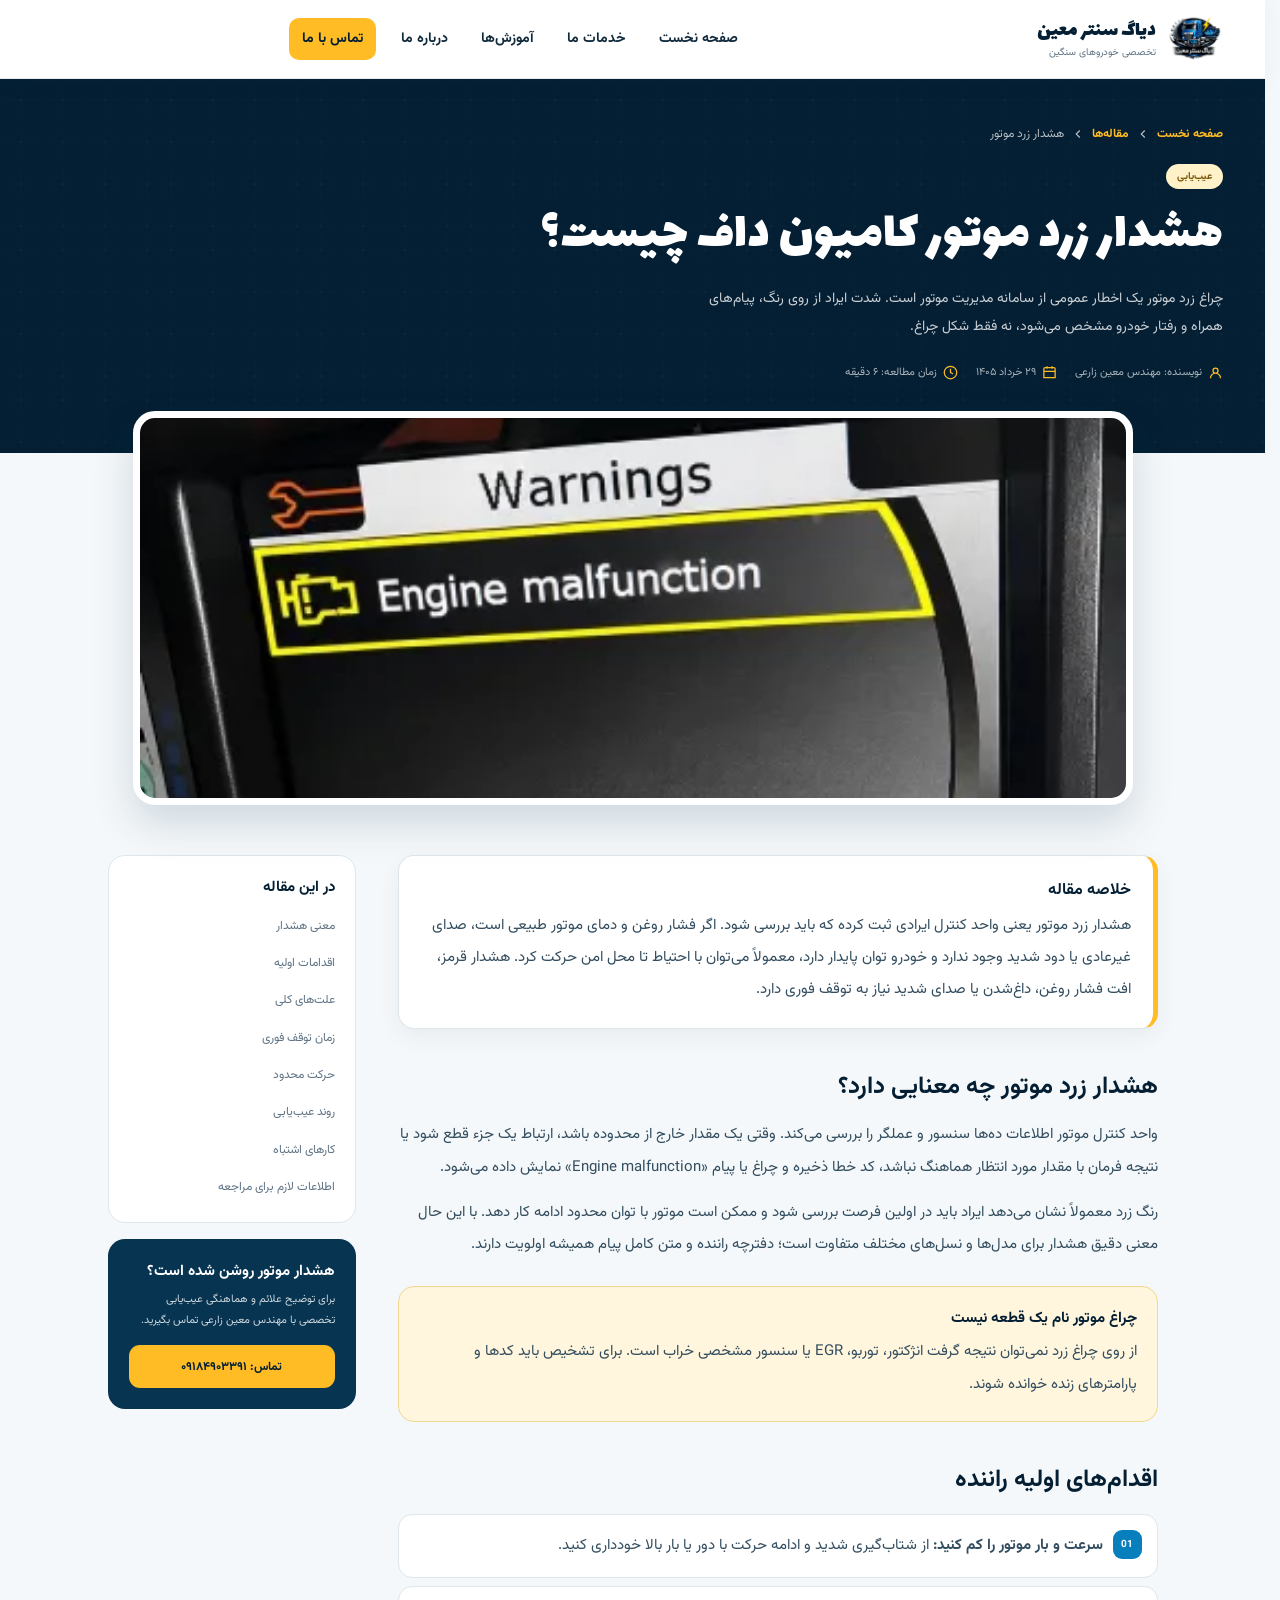
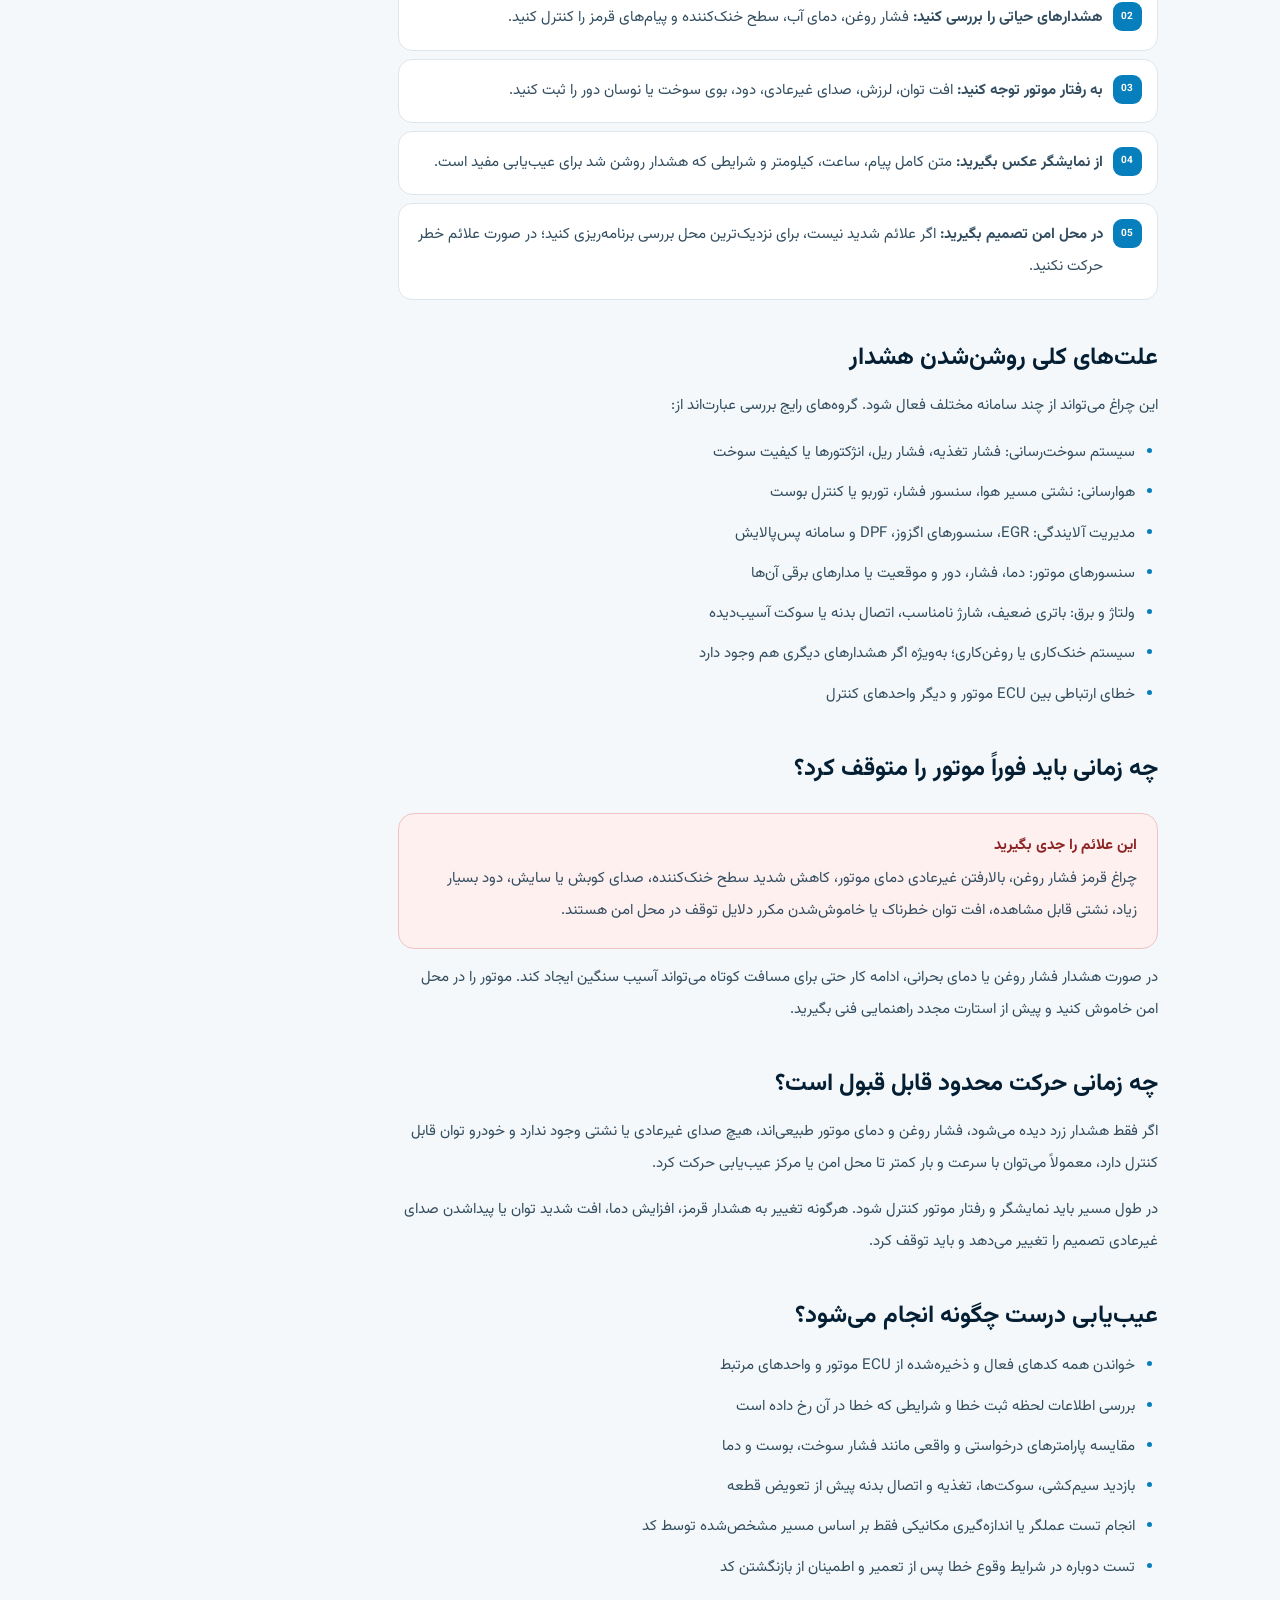
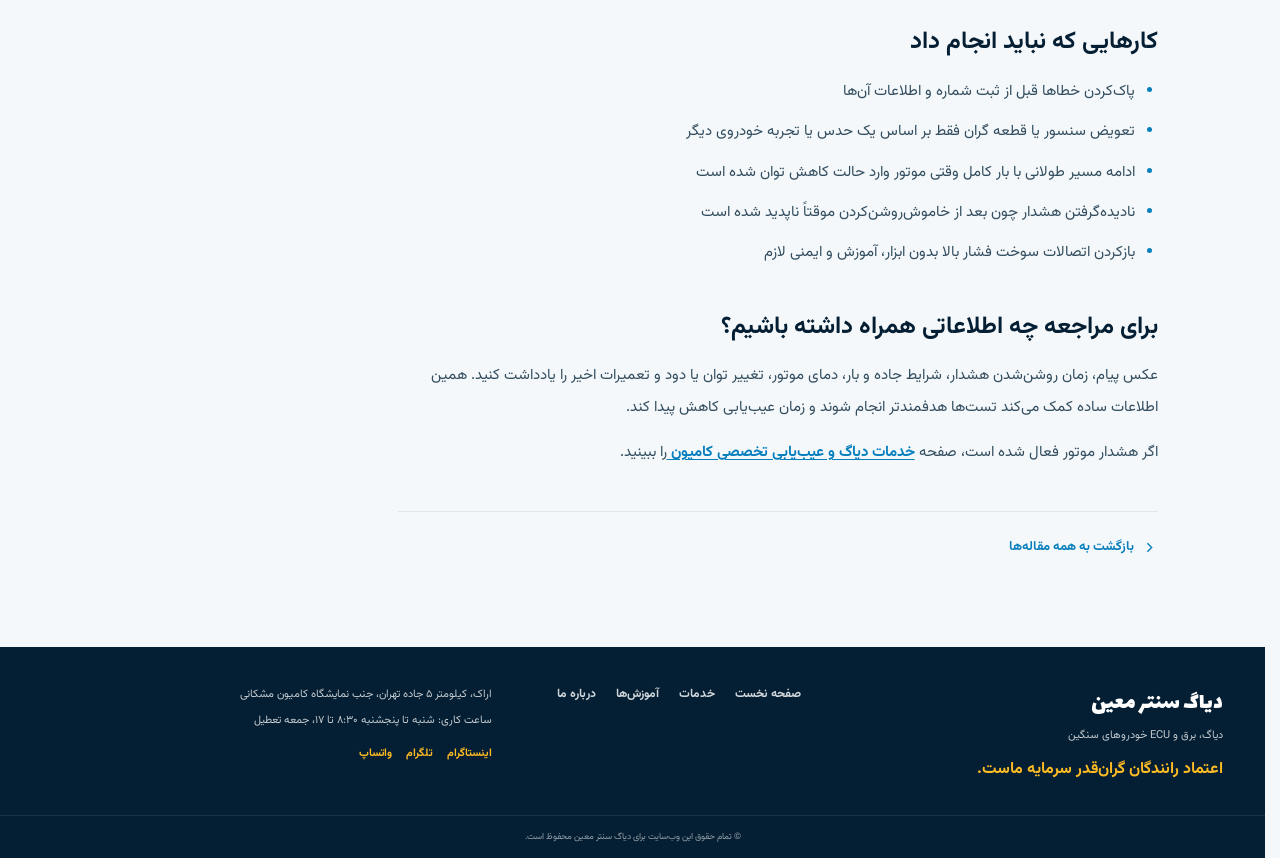
<file: articles/yellow-engine-warning.html>
<!doctype html>
<html lang="fa" dir="rtl">
  <head>
    <meta charset="UTF-8" />
    <meta name="viewport" content="width=device-width, initial-scale=1.0" />
    <meta
      name="description"
      content="هشدار زرد موتور کامیون داف چرا روشن می‌شود؟ راهنمای اقدامات اولیه راننده، علت‌های کلی و نشانه‌هایی که توقف فوری یا دیاگ تخصصی لازم دارند."
    />
    <link
      rel="canonical"
      href="https://diagcentermoein.ir/articles/yellow-engine-warning.html"
    />
    <meta property="og:locale" content="fa_IR" />
    <meta property="og:type" content="article" />
    <meta property="og:site_name" content="دیاگ سنتر معین" />

    <meta
      property="og:title"
      content="هشدار زرد موتور کامیون داف چیست؟ | دیاگ سنتر معین"
    />

    <meta
      property="og:description"
      content="هشدار زرد موتور کامیون داف چرا روشن می‌شود؟ راهنمای اقدامات اولیه راننده، علت‌های کلی و نشانه‌هایی که توقف فوری یا دیاگ تخصصی لازم دارند."
    />

    <meta
      property="og:url"
      content="https://diagcentermoein.ir/articles/yellow-engine-warning.html"
    />

    <meta
      property="og:image"
      content="https://diagcentermoein.ir/assets/images/تصویر-هشدار-زرد-موتور.webp"
    />

    <meta property="og:image:alt" content="تصویر هشدار زرد موتور کامیون داف" />

    <meta property="og:image:width" content="1085" />
    <meta property="og:image:height" content="1450" />
    <meta property="og:image:type" content="image/webp" />

    <meta name="twitter:card" content="summary_large_image" />
    <meta name="theme-color" content="#073451" />
    <link
      rel="apple-touch-icon"
      sizes="180x180"
      href="../apple-touch-icon.png"
    />
    <link
      rel="icon"
      type="image/png"
      sizes="32x32"
      href="../favicon-32x32.png"
    />
    <link
      rel="icon"
      type="image/png"
      sizes="16x16"
      href="../favicon-16x16.png"
    />
    <link
      rel="preload"
      href="../assets/fonts/Vazirmatn-Regular.woff2"
      as="font"
      type="font/woff2"
      crossorigin
    />
    <link
      rel="preload"
      href="../assets/fonts/Vazirmatn-Bold.woff2"
      as="font"
      type="font/woff2"
      crossorigin
    />
    <link
      rel="preload"
      href="../assets/images/هشدار-زرد-موتور-450.webp"
      as="image"
      type="image/webp"
    />
    <link rel="stylesheet" href="../assets/styles/style.css" />
    <link rel="stylesheet" href="../assets/styles/home.css" />
    <link rel="stylesheet" href="../assets/styles/articles.css" />
    <title>هشدار زرد موتور کامیون داف چیست؟ | دیاگ سنتر معین</title>
    <script type="application/ld+json">
      {
        "@context": "https://schema.org",
        "@type": "Article",
        "headline": "هشدار زرد موتور کامیون داف چیست؟",
        "dateModified": "2026-08-18",
        "description": "علت‌های کلی هشدار زرد موتور، اقدامات اولیه راننده و روند صحیح عیب‌یابی",
        "datePublished": "2026-06-19",
        "inLanguage": "fa-IR",
        "author": { "@type": "Person", "name": "مهندس معین زارعی" },
        "publisher": { "@type": "Organization", "name": "دیاگ سنتر معین" },
        "image": "../assets/images/هشدار-زرد-موتور-450.webp"
      }
    </script>
  </head>

  <body class="home-page articles-page">
    <div id="main" class="page-wrapper">
      <header class="header home-header">
        <nav aria-label="منوی اصلی" class="navbar home-navbar">
          <button
            class="menu-btn"
            type="button"
            aria-label="باز کردن منو"
            aria-controls="primary-navigation"
            aria-expanded="false"
          >
            <svg
              aria-hidden="true"
              viewBox="0 0 24 24"
              fill="none"
              stroke="currentColor"
              stroke-width="2"
              stroke-linecap="round"
              class="menu-icon"
            >
              <path d="M4 6h16M4 12h16M4 18h16" />
            </svg>
          </button>
          <ul id="primary-navigation" class="nav-list">
            <li class="nav-item nav-close-item">
              <button class="menu-exit" type="button" aria-label="بستن منو">
                <svg
                  aria-hidden="true"
                  viewBox="0 0 24 24"
                  fill="none"
                  stroke="currentColor"
                  stroke-width="2"
                  stroke-linecap="round"
                  class="close-menu-icon"
                >
                  <path d="M18 6 6 18M6 6l12 12" />
                </svg>
              </button>
            </li>
            <li class="nav-item home">
              <a href="/" class="header-nav-link">صفحه نخست</a>
            </li>
            <li class="nav-item">
              <a href="/#services" class="header-nav-link">خدمات ما</a>
            </li>
            <li class="nav-item">
              <a href="/articles/" class="header-nav-link" aria-current="page"
                >آموزش‌ها</a
              >
            </li>
            <li class="nav-item">
              <a href="/#about-us" class="header-nav-link">درباره ما</a>
            </li>
            <li class="nav-item nav-contact-item">
              <a href="/#contact" class="header-nav-link">تماس با ما</a>
            </li>
          </ul>
          <div class="logo-container">
            <a href="/" aria-label="رفتن به صفحه نخست"
              ><img
                src="../logo_240-2.webp"
                alt="لوگوی دیاگ سنتر معین"
                width="56"
                height="56"
                class="logo-img"
              /><span class="logo-copy"
                ><strong class="logo-text">دیاگ سنتر معین</strong
                ><small>تخصصی خودروهای سنگین</small></span
              ></a
            >
          </div>
        </nav>
      </header>

      <main>
        <header class="article-hero">
          <div class="home-container article-hero-inner">
            <nav class="breadcrumb" aria-label="مسیر صفحه">
              <a href="/">صفحه نخست</a
              ><svg aria-hidden="true" viewBox="0 0 24 24">
                <path d="m15 18-6-6 6-6" /></svg
              ><a href="/articles/">مقاله‌ها</a
              ><svg aria-hidden="true" viewBox="0 0 24 24">
                <path d="m15 18-6-6 6-6" /></svg
              ><span aria-current="page">هشدار زرد موتور</span>
            </nav>
            <div class="article-heading">
              <span class="article-category">عیب‌یابی</span>
              <h1 class="article-title">هشدار زرد موتور کامیون داف چیست؟</h1>
              <p class="article-lead">
                چراغ زرد موتور یک اخطار عمومی از سامانه مدیریت موتور است. شدت
                ایراد از روی رنگ، پیام‌های همراه و رفتار خودرو مشخص می‌شود، نه
                فقط شکل چراغ.
              </p>
              <div class="article-meta">
                <span
                  ><svg aria-hidden="true" viewBox="0 0 24 24">
                    <path
                      d="M20 21a8 8 0 0 0-16 0M12 13a4 4 0 1 0 0-8 4 4 0 0 0 0 8"
                    /></svg
                  >نویسنده: مهندس معین زارعی</span
                >
                <time datetime="2026-06-19"
                  ><svg aria-hidden="true" viewBox="0 0 24 24">
                    <path
                      d="M8 2v4M16 2v4M3 10h18M5 4h14a2 2 0 0 1 2 2v14H3V6a2 2 0 0 1 2-2Z"
                    /></svg
                  >۲۹ خرداد ۱۴۰۵</time
                >
                <span
                  ><svg aria-hidden="true" viewBox="0 0 24 24">
                    <path
                      d="M12 6v6l4 2M22 12a10 10 0 1 1-10-10 10 10 0 0 1 10 10Z"
                    /></svg
                  >زمان مطالعه: ۶ دقیقه</span
                >
              </div>
            </div>
          </div>
        </header>

        <div class="article-main">
          <figure class="article-cover article-cover--portrait">
            <img
              src="../assets/images/هشدار-زرد-موتور-450.webp"
              alt="نمایش پیام زرد Engine malfunction روی صفحه کیلومتر کامیون داف"
              width="450"
              height="601"
              fetchpriority="high"
            />
          </figure>
          <div class="article-layout">
            <article class="article-body">
              <div class="article-summary">
                <strong>خلاصه مقاله</strong>
                <p>
                  هشدار زرد موتور یعنی واحد کنترل ایرادی ثبت کرده که باید بررسی
                  شود. اگر فشار روغن و دمای موتور طبیعی است، صدای غیرعادی یا دود
                  شدید وجود ندارد و خودرو توان پایدار دارد، معمولاً می‌توان با
                  احتیاط تا محل امن حرکت کرد. هشدار قرمز، افت فشار روغن، داغ‌شدن
                  یا صدای شدید نیاز به توقف فوری دارد.
                </p>
              </div>

              <h2 id="meaning">هشدار زرد موتور چه معنایی دارد؟</h2>
              <p>
                واحد کنترل موتور اطلاعات ده‌ها سنسور و عملگر را بررسی می‌کند.
                وقتی یک مقدار خارج از محدوده باشد، ارتباط یک جزء قطع شود یا
                نتیجه فرمان با مقدار مورد انتظار هماهنگ نباشد، کد خطا ذخیره و
                چراغ یا پیام «Engine malfunction» نمایش داده می‌شود.
              </p>
              <p>
                رنگ زرد معمولاً نشان می‌دهد ایراد باید در اولین فرصت بررسی شود و
                ممکن است موتور با توان محدود ادامه کار دهد. با این حال معنی دقیق
                هشدار برای مدل‌ها و نسل‌های مختلف متفاوت است؛ دفترچه راننده و
                متن کامل پیام همیشه اولویت دارند.
              </p>

              <div class="info-box info-box--warning">
                <strong>چراغ موتور نام یک قطعه نیست</strong>
                <p>
                  از روی چراغ زرد نمی‌توان نتیجه گرفت انژکتور، توربو، EGR یا
                  سنسور مشخصی خراب است. برای تشخیص باید کدها و پارامترهای زنده
                  خوانده شوند.
                </p>
              </div>

              <h2 id="first-actions">اقدام‌های اولیه راننده</h2>
              <ol class="diagnostic-steps">
                <li>
                  <strong>سرعت و بار موتور را کم کنید:</strong> از شتاب‌گیری
                  شدید و ادامه حرکت با دور یا بار بالا خودداری کنید.
                </li>
                <li>
                  <strong>هشدارهای حیاتی را بررسی کنید:</strong> فشار روغن، دمای
                  آب، سطح خنک‌کننده و پیام‌های قرمز را کنترل کنید.
                </li>
                <li>
                  <strong>به رفتار موتور توجه کنید:</strong> افت توان، لرزش،
                  صدای غیرعادی، دود، بوی سوخت یا نوسان دور را ثبت کنید.
                </li>
                <li>
                  <strong>از نمایشگر عکس بگیرید:</strong> متن کامل پیام، ساعت،
                  کیلومتر و شرایطی که هشدار روشن شد برای عیب‌یابی مفید است.
                </li>
                <li>
                  <strong>در محل امن تصمیم بگیرید:</strong> اگر علائم شدید نیست،
                  برای نزدیک‌ترین محل بررسی برنامه‌ریزی کنید؛ در صورت علائم خطر
                  حرکت نکنید.
                </li>
              </ol>

              <h2 id="causes">علت‌های کلی روشن‌شدن هشدار</h2>
              <p>
                این چراغ می‌تواند از چند سامانه مختلف فعال شود. گروه‌های رایج
                بررسی عبارت‌اند از:
              </p>
              <ul>
                <li>
                  سیستم سوخت‌رسانی: فشار تغذیه، فشار ریل، انژکتورها یا کیفیت
                  سوخت
                </li>
                <li>
                  هوارسانی: نشتی مسیر هوا، سنسور فشار، توربو یا کنترل بوست
                </li>
                <li>
                  مدیریت آلایندگی: EGR، سنسورهای اگزوز، DPF و سامانه پس‌پالایش
                </li>
                <li>
                  سنسورهای موتور: دما، فشار، دور و موقعیت یا مدارهای برقی آن‌ها
                </li>
                <li>
                  ولتاژ و برق: باتری ضعیف، شارژ نامناسب، اتصال بدنه یا سوکت
                  آسیب‌دیده
                </li>
                <li>
                  سیستم خنک‌کاری یا روغن‌کاری؛ به‌ویژه اگر هشدارهای دیگری هم
                  وجود دارد
                </li>
                <li>خطای ارتباطی بین ECU موتور و دیگر واحدهای کنترل</li>
              </ul>

              <h2 id="stop">چه زمانی باید فوراً موتور را متوقف کرد؟</h2>
              <div class="info-box info-box--danger">
                <strong>این علائم را جدی بگیرید</strong>
                <p>
                  چراغ قرمز فشار روغن، بالارفتن غیرعادی دمای موتور، کاهش شدید
                  سطح خنک‌کننده، صدای کوبش یا سایش، دود بسیار زیاد، نشتی قابل
                  مشاهده، افت توان خطرناک یا خاموش‌شدن مکرر دلایل توقف در محل
                  امن هستند.
                </p>
              </div>
              <p>
                در صورت هشدار فشار روغن یا دمای بحرانی، ادامه کار حتی برای مسافت
                کوتاه می‌تواند آسیب سنگین ایجاد کند. موتور را در محل امن خاموش
                کنید و پیش از استارت مجدد راهنمایی فنی بگیرید.
              </p>

              <h2 id="continue">چه زمانی حرکت محدود قابل قبول است؟</h2>
              <p>
                اگر فقط هشدار زرد دیده می‌شود، فشار روغن و دمای موتور طبیعی‌اند،
                هیچ صدای غیرعادی یا نشتی وجود ندارد و خودرو توان قابل کنترل
                دارد، معمولاً می‌توان با سرعت و بار کمتر تا محل امن یا مرکز
                عیب‌یابی حرکت کرد.
              </p>
              <p>
                در طول مسیر باید نمایشگر و رفتار موتور کنترل شود. هرگونه تغییر
                به هشدار قرمز، افزایش دما، افت شدید توان یا پیداشدن صدای غیرعادی
                تصمیم را تغییر می‌دهد و باید توقف کرد.
              </p>

              <h2 id="diagnosis">عیب‌یابی درست چگونه انجام می‌شود؟</h2>
              <ul>
                <li>
                  خواندن همه کدهای فعال و ذخیره‌شده از ECU موتور و واحدهای مرتبط
                </li>
                <li>
                  بررسی اطلاعات لحظه ثبت خطا و شرایطی که خطا در آن رخ داده است
                </li>
                <li>
                  مقایسه پارامترهای درخواستی و واقعی مانند فشار سوخت، بوست و دما
                </li>
                <li>
                  بازدید سیم‌کشی، سوکت‌ها، تغذیه و اتصال بدنه پیش از تعویض قطعه
                </li>
                <li>
                  انجام تست عملگر یا اندازه‌گیری مکانیکی فقط بر اساس مسیر
                  مشخص‌شده توسط کد
                </li>
                <li>
                  تست دوباره در شرایط وقوع خطا پس از تعمیر و اطمینان از بازنگشتن
                  کد
                </li>
              </ul>

              <h2 id="avoid">کارهایی که نباید انجام داد</h2>
              <ul>
                <li>پاک‌کردن خطاها قبل از ثبت شماره و اطلاعات آن‌ها</li>
                <li>
                  تعویض سنسور یا قطعه گران فقط بر اساس یک حدس یا تجربه خودروی
                  دیگر
                </li>
                <li>
                  ادامه مسیر طولانی با بار کامل وقتی موتور وارد حالت کاهش توان
                  شده است
                </li>
                <li>
                  نادیده‌گرفتن هشدار چون بعد از خاموش‌روشن‌کردن موقتاً ناپدید
                  شده است
                </li>
                <li>
                  بازکردن اتصالات سوخت فشار بالا بدون ابزار، آموزش و ایمنی لازم
                </li>
              </ul>

              <h2 id="preparation">
                برای مراجعه چه اطلاعاتی همراه داشته باشیم؟
              </h2>
              <p>
                عکس پیام، زمان روشن‌شدن هشدار، شرایط جاده و بار، دمای موتور،
                تغییر توان یا دود و تعمیرات اخیر را یادداشت کنید. همین اطلاعات
                ساده کمک می‌کند تست‌ها هدفمندتر انجام شوند و زمان عیب‌یابی کاهش
                پیدا کند.
              </p>

              <p class="article-service-reference">
                اگر هشدار موتور فعال شده است، صفحه
                <a href="../services/diagnostics.html">
                  خدمات دیاگ و عیب‌یابی تخصصی کامیون
                </a>
                را ببینید.
              </p>

              <div class="article-ending">
                <a href="/articles/"
                  ><svg aria-hidden="true" viewBox="0 0 24 24">
                    <path d="m9 18 6-6-6-6" /></svg
                  >بازگشت به همه مقاله‌ها</a
                >
              </div>
            </article>

            <aside class="article-sidebar" aria-label="دسترسی سریع مقاله">
              <nav class="article-toc" aria-label="فهرست مطالب">
                <strong>در این مقاله</strong>
                <ul>
                  <li><a href="#meaning">معنی هشدار</a></li>
                  <li><a href="#first-actions">اقدامات اولیه</a></li>
                  <li><a href="#causes">علت‌های کلی</a></li>
                  <li><a href="#stop">زمان توقف فوری</a></li>
                  <li><a href="#continue">حرکت محدود</a></li>
                  <li><a href="#diagnosis">روند عیب‌یابی</a></li>
                  <li><a href="#avoid">کارهای اشتباه</a></li>
                  <li><a href="#preparation">اطلاعات لازم برای مراجعه</a></li>
                </ul>
              </nav>
              <div class="sidebar-cta">
                <strong>هشدار موتور روشن شده است؟</strong>
                <p>
                  برای توضیح علائم و هماهنگی عیب‌یابی تخصصی با مهندس معین زارعی
                  تماس بگیرید.
                </p>
                <a href="tel:09184903391">تماس: ۰۹۱۸۴۹۰۳۳۹۱</a>
              </div>
            </aside>
          </div>
        </div>
      </main>

      <footer class="home-footer">
        <div class="home-container footer-main">
          <div class="footer-brand">
            <div>
              <strong>دیاگ سنتر معین</strong
              ><span>دیاگ، برق و ECU خودروهای سنگین</span>
            </div>
            <p>اعتماد رانندگان گران‌قدر سرمایه ماست.</p>
          </div>
          <nav aria-label="پیوندهای پایین صفحه" class="footer-links">
            <a href="/">صفحه نخست</a><a href="/#services">خدمات</a
            ><a href="/articles/">آموزش‌ها</a><a href="/#about-us">درباره ما</a>
          </nav>
          <div class="footer-contact">
            <address>
              اراک، کیلومتر ۵ جاده تهران، جنب نمایشگاه کامیون مشکانی
            </address>
            <span>ساعت کاری: شنبه تا پنجشنبه ۸:۳۰ تا ۱۷، جمعه تعطیل</span>
            <div class="footer-socials">
              <a
                href="https://www.instagram.com/diag.center.moein/"
                target="_blank"
                rel="noopener noreferrer"
                >اینستاگرام</a
              ><a
                href="https://t.me/Mozed66"
                target="_blank"
                rel="noopener noreferrer"
                >تلگرام</a
              ><a
                href="https://wa.me/989184903391"
                target="_blank"
                rel="noopener noreferrer"
                >واتساپ</a
              >
            </div>
          </div>
        </div>
        <p class="footer-copyright">
          © تمام حقوق این وب‌سایت برای دیاگ سنتر معین محفوظ است.
        </p>
      </footer>
      <button
        class="scroll-top-btn"
        type="button"
        aria-label="بازگشت به ابتدای صفحه"
      >
        <svg aria-hidden="true" viewBox="0 0 24 24" class="scroll-top-icon">
          <path d="m18 15-6-6-6 6" />
        </svg>
      </button>
    </div>
    <script src="../assets/scripts/script.js"></script>
    <!-- Cloudflare Web Analytics -->
    <script
      type="module"
      src="https://static.cloudflareinsights.com/beacon.min.js"
      data-cf-beacon='{"token": "56fc47d534c441e590ab7c59dd5d173a"}'
    ></script>
    <!-- End Cloudflare Web Analytics -->
  </body>
</html>
</file>
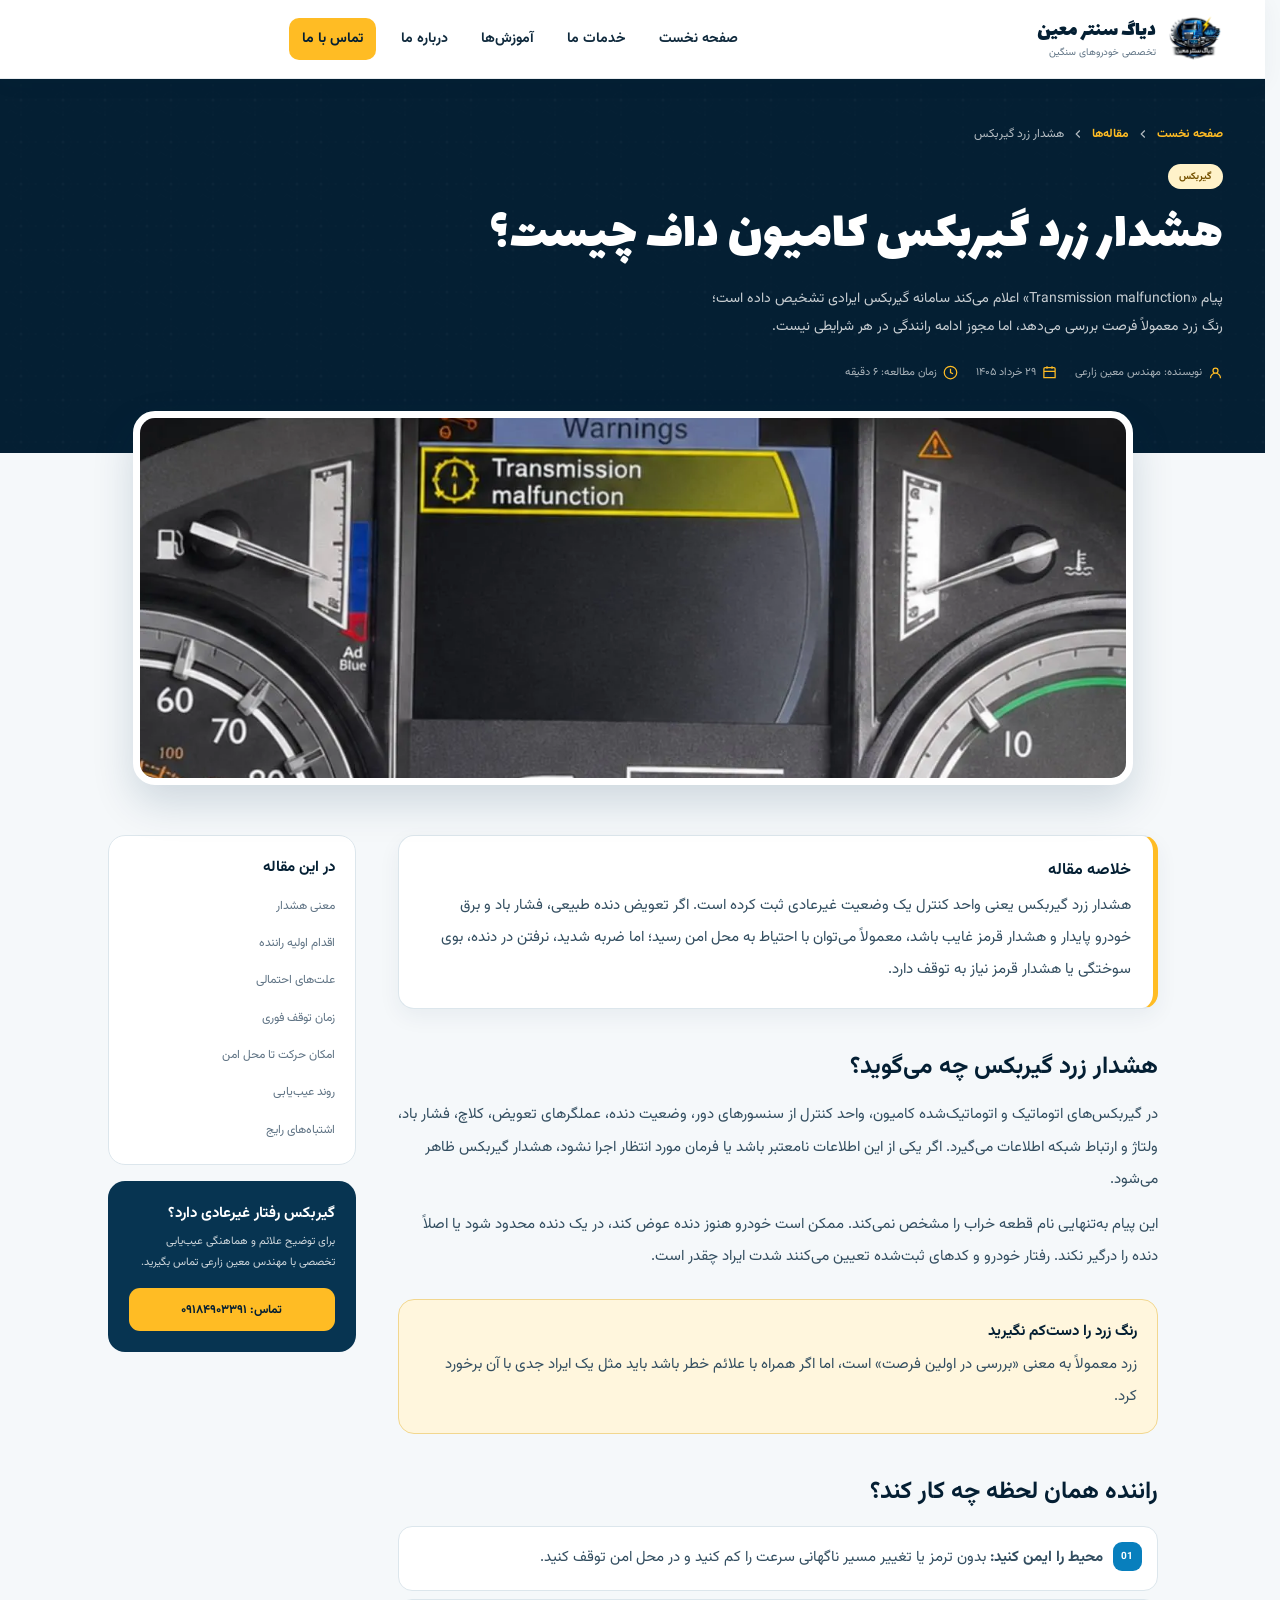
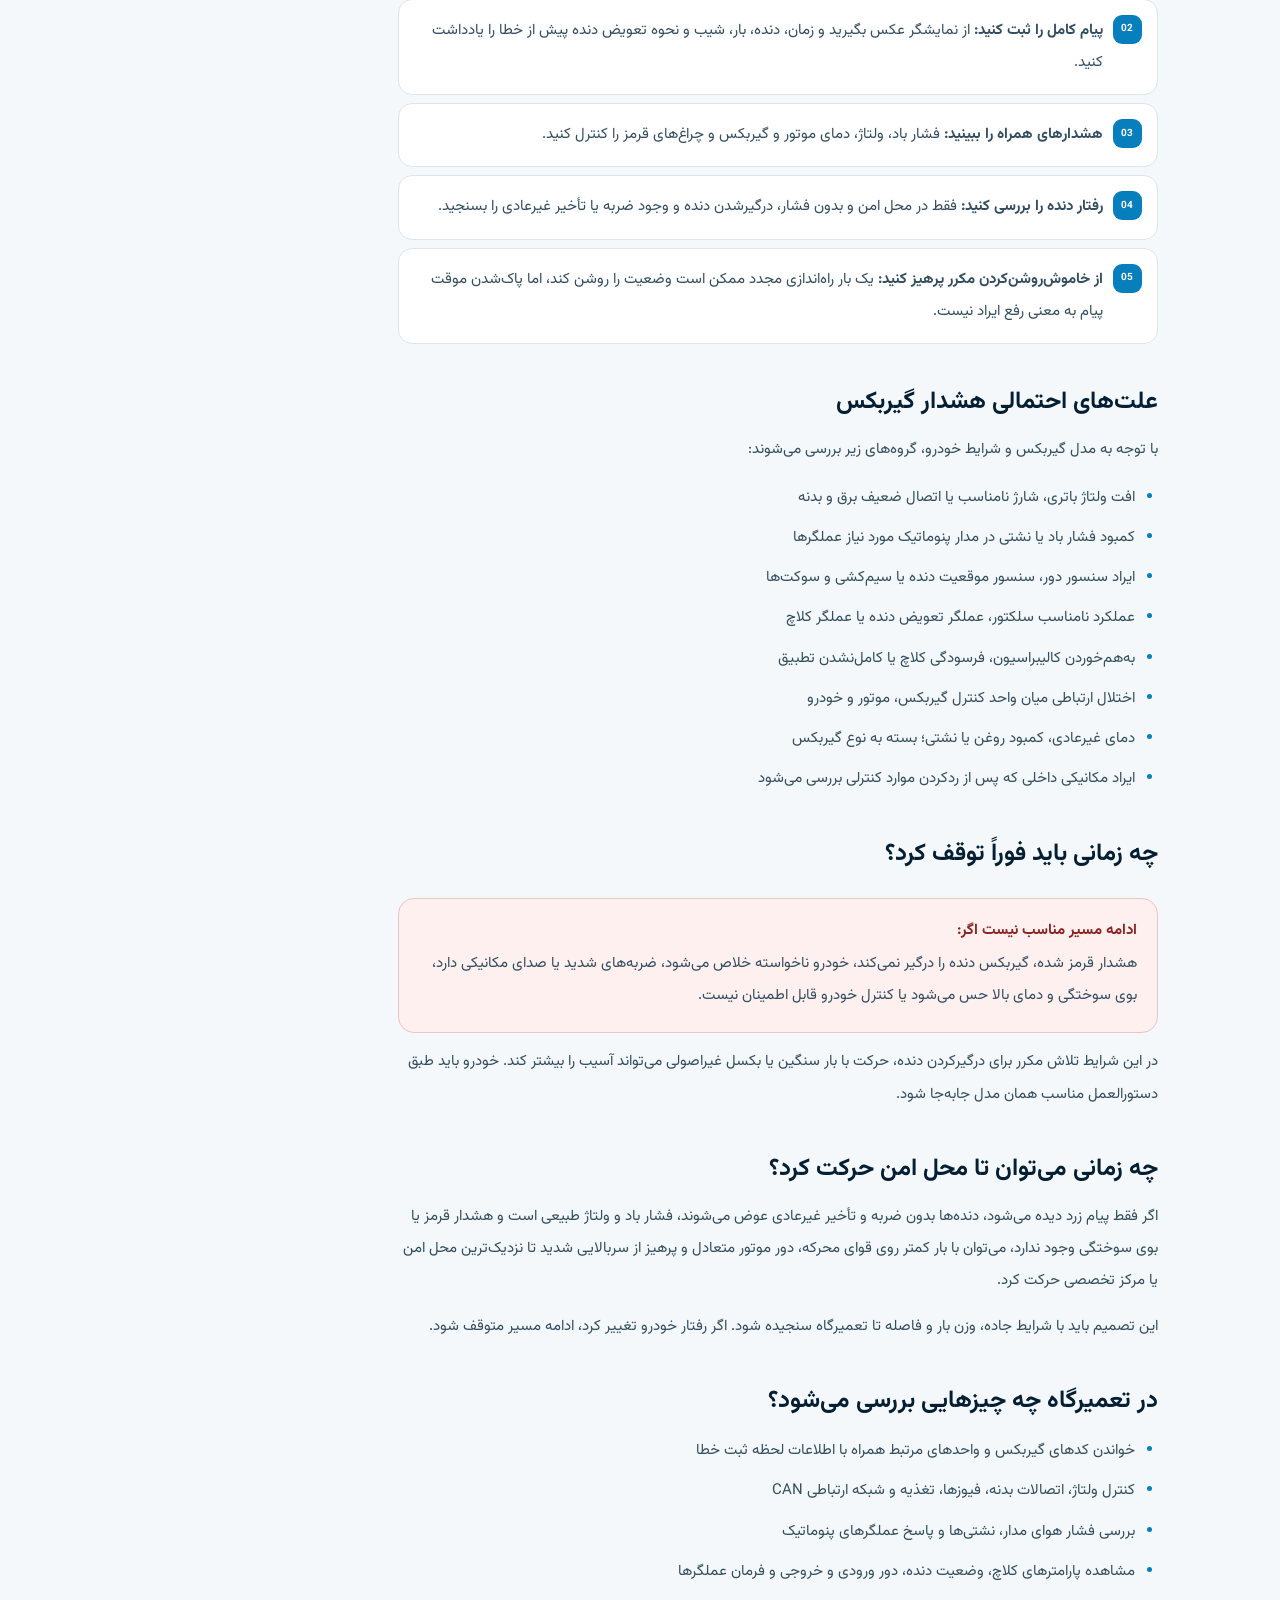
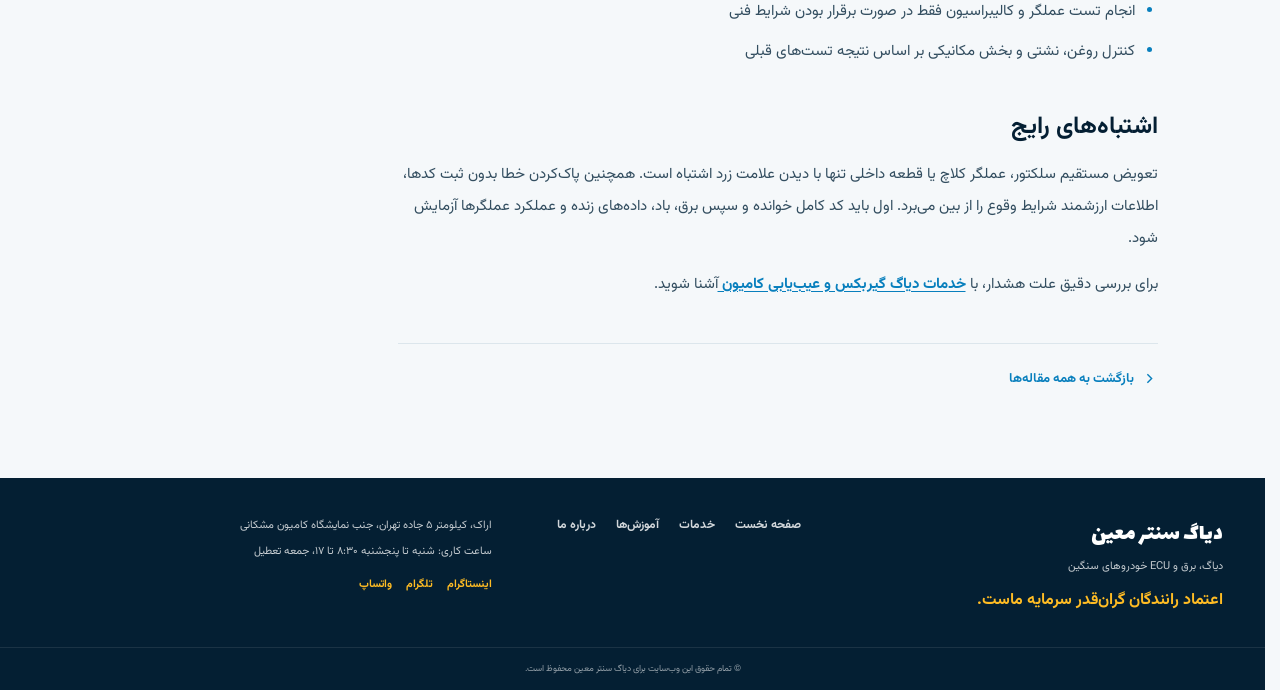
<file: articles/yellow-gearbox-warning.html>
<!doctype html>
<html lang="fa" dir="rtl">
  <head>
    <meta charset="UTF-8" />
    <meta name="viewport" content="width=device-width, initial-scale=1.0" />
    <meta
      name="description"
      content="هشدار زرد گیربکس کامیون داف چه معنایی دارد؟ اقدامات اولیه راننده، علت‌های احتمالی و زمان مناسب برای توقف یا مراجعه جهت دیاگ تخصصی."
    />
    <link
      rel="canonical"
      href="https://diagcentermoein.ir/articles/yellow-gearbox-warning.html"
    />
    <meta property="og:locale" content="fa_IR" />
    <meta property="og:type" content="article" />
    <meta property="og:site_name" content="دیاگ سنتر معین" />

    <meta
      property="og:title"
      content="هشدار زرد گیربکس کامیون داف چیست؟ | دیاگ سنتر معین"
    />

    <meta
      property="og:description"
      content="هشدار زرد گیربکس کامیون داف چه معنایی دارد؟ اقدامات اولیه راننده، علت‌های احتمالی و زمان مناسب برای توقف یا مراجعه جهت دیاگ تخصصی."
    />

    <meta
      property="og:url"
      content="https://diagcentermoein.ir/articles/yellow-gearbox-warning.html"
    />

    <meta
      property="og:image"
      content="https://diagcentermoein.ir/assets/images/تصویر-هشدار-زرد-گیربکس.webp"
    />

    <meta property="og:image:alt" content="تصویر هشدار زرد گیربکس کامیون داف" />

    <meta property="og:image:width" content="1280" />
    <meta property="og:image:height" content="799" />
    <meta property="og:image:type" content="image/webp" />

    <meta name="twitter:card" content="summary_large_image" />
    <meta name="theme-color" content="#073451" />
    <link
      rel="apple-touch-icon"
      sizes="180x180"
      href="../apple-touch-icon.png"
    />
    <link
      rel="icon"
      type="image/png"
      sizes="32x32"
      href="../favicon-32x32.png"
    />
    <link
      rel="icon"
      type="image/png"
      sizes="16x16"
      href="../favicon-16x16.png"
    />
    <link
      rel="preload"
      href="../assets/fonts/Vazirmatn-Regular.woff2"
      as="font"
      type="font/woff2"
      crossorigin
    />
    <link
      rel="preload"
      href="../assets/fonts/Vazirmatn-Bold.woff2"
      as="font"
      type="font/woff2"
      crossorigin
    />
    <link
      rel="preload"
      href="../assets/images/تصویر-هشدار-زرد-گیربکس.webp"
      as="image"
      type="image/webp"
    />
    <link rel="stylesheet" href="../assets/styles/style.css" />
    <link rel="stylesheet" href="../assets/styles/home.css" />
    <link rel="stylesheet" href="../assets/styles/articles.css" />
    <title>هشدار زرد گیربکس کامیون داف چیست؟ | دیاگ سنتر معین</title>
    <script type="application/ld+json">
      {
        "@context": "https://schema.org",
        "@type": "Article",
        "headline": "هشدار زرد گیربکس کامیون داف چیست؟",
        "dateModified": "2026-08-18",
        "description": "معنی هشدار زرد گیربکس، اقدامات اولیه راننده و روند اصولی عیب‌یابی",
        "datePublished": "2026-06-19",
        "inLanguage": "fa-IR",
        "author": { "@type": "Person", "name": "مهندس معین زارعی" },
        "publisher": { "@type": "Organization", "name": "دیاگ سنتر معین" },
        "image": "../assets/images/تصویر-هشدار-زرد-گیربکس.webp"
      }
    </script>
  </head>

  <body class="home-page articles-page">
    <div id="main" class="page-wrapper">
      <header class="header home-header">
        <nav aria-label="منوی اصلی" class="navbar home-navbar">
          <button
            class="menu-btn"
            type="button"
            aria-label="باز کردن منو"
            aria-controls="primary-navigation"
            aria-expanded="false"
          >
            <svg
              aria-hidden="true"
              viewBox="0 0 24 24"
              fill="none"
              stroke="currentColor"
              stroke-width="2"
              stroke-linecap="round"
              class="menu-icon"
            >
              <path d="M4 6h16M4 12h16M4 18h16" />
            </svg>
          </button>
          <ul id="primary-navigation" class="nav-list">
            <li class="nav-item nav-close-item">
              <button class="menu-exit" type="button" aria-label="بستن منو">
                <svg
                  aria-hidden="true"
                  viewBox="0 0 24 24"
                  fill="none"
                  stroke="currentColor"
                  stroke-width="2"
                  stroke-linecap="round"
                  class="close-menu-icon"
                >
                  <path d="M18 6 6 18M6 6l12 12" />
                </svg>
              </button>
            </li>
            <li class="nav-item home">
              <a href="/" class="header-nav-link">صفحه نخست</a>
            </li>
            <li class="nav-item">
              <a href="/#services" class="header-nav-link">خدمات ما</a>
            </li>
            <li class="nav-item">
              <a href="/articles/" class="header-nav-link" aria-current="page"
                >آموزش‌ها</a
              >
            </li>
            <li class="nav-item">
              <a href="/#about-us" class="header-nav-link">درباره ما</a>
            </li>
            <li class="nav-item nav-contact-item">
              <a href="/#contact" class="header-nav-link">تماس با ما</a>
            </li>
          </ul>
          <div class="logo-container">
            <a href="/" aria-label="رفتن به صفحه نخست"
              ><img
                src="../logo_240-2.webp"
                alt="لوگوی دیاگ سنتر معین"
                width="56"
                height="56"
                class="logo-img"
              /><span class="logo-copy"
                ><strong class="logo-text">دیاگ سنتر معین</strong
                ><small>تخصصی خودروهای سنگین</small></span
              ></a
            >
          </div>
        </nav>
      </header>

      <main>
        <header class="article-hero">
          <div class="home-container article-hero-inner">
            <nav class="breadcrumb" aria-label="مسیر صفحه">
              <a href="/">صفحه نخست</a
              ><svg aria-hidden="true" viewBox="0 0 24 24">
                <path d="m15 18-6-6 6-6" /></svg
              ><a href="/articles/">مقاله‌ها</a
              ><svg aria-hidden="true" viewBox="0 0 24 24">
                <path d="m15 18-6-6 6-6" /></svg
              ><span aria-current="page">هشدار زرد گیربکس</span>
            </nav>
            <div class="article-heading">
              <span class="article-category">گیربکس</span>
              <h1 class="article-title">هشدار زرد گیربکس کامیون داف چیست؟</h1>
              <p class="article-lead">
                پیام «Transmission malfunction» اعلام می‌کند سامانه گیربکس
                ایرادی تشخیص داده است؛ رنگ زرد معمولاً فرصت بررسی می‌دهد، اما
                مجوز ادامه رانندگی در هر شرایطی نیست.
              </p>
              <div class="article-meta">
                <span
                  ><svg aria-hidden="true" viewBox="0 0 24 24">
                    <path
                      d="M20 21a8 8 0 0 0-16 0M12 13a4 4 0 1 0 0-8 4 4 0 0 0 0 8"
                    /></svg
                  >نویسنده: مهندس معین زارعی</span
                >
                <time datetime="2026-06-19"
                  ><svg aria-hidden="true" viewBox="0 0 24 24">
                    <path
                      d="M8 2v4M16 2v4M3 10h18M5 4h14a2 2 0 0 1 2 2v14H3V6a2 2 0 0 1 2-2Z"
                    /></svg
                  >۲۹ خرداد ۱۴۰۵</time
                >
                <span
                  ><svg aria-hidden="true" viewBox="0 0 24 24">
                    <path
                      d="M12 6v6l4 2M22 12a10 10 0 1 1-10-10 10 10 0 0 1 10 10Z"
                    /></svg
                  >زمان مطالعه: ۶ دقیقه</span
                >
              </div>
            </div>
          </div>
        </header>

        <div class="article-main">
          <figure class="article-cover">
            <img
              src="../assets/images/تصویر-هشدار-زرد-گیربکس.webp"
              alt="نمایش هشدار زرد Transmission malfunction روی صفحه کیلومتر کامیون داف"
              width="1280"
              height="799"
              fetchpriority="high"
            />
          </figure>
          <div class="article-layout">
            <article class="article-body">
              <div class="article-summary">
                <strong>خلاصه مقاله</strong>
                <p>
                  هشدار زرد گیربکس یعنی واحد کنترل یک وضعیت غیرعادی ثبت کرده
                  است. اگر تعویض دنده طبیعی، فشار باد و برق خودرو پایدار و هشدار
                  قرمز غایب باشد، معمولاً می‌توان با احتیاط به محل امن رسید؛ اما
                  ضربه شدید، نرفتن در دنده، بوی سوختگی یا هشدار قرمز نیاز به
                  توقف دارد.
                </p>
              </div>

              <h2 id="meaning">هشدار زرد گیربکس چه می‌گوید؟</h2>
              <p>
                در گیربکس‌های اتوماتیک و اتوماتیک‌شده کامیون، واحد کنترل از
                سنسورهای دور، وضعیت دنده، عملگرهای تعویض، کلاچ، فشار باد، ولتاژ
                و ارتباط شبکه اطلاعات می‌گیرد. اگر یکی از این اطلاعات نامعتبر
                باشد یا فرمان مورد انتظار اجرا نشود، هشدار گیربکس ظاهر می‌شود.
              </p>
              <p>
                این پیام به‌تنهایی نام قطعه خراب را مشخص نمی‌کند. ممکن است خودرو
                هنوز دنده عوض کند، در یک دنده محدود شود یا اصلاً دنده را درگیر
                نکند. رفتار خودرو و کدهای ثبت‌شده تعیین می‌کنند شدت ایراد چقدر
                است.
              </p>

              <div class="info-box info-box--warning">
                <strong>رنگ زرد را دست‌کم نگیرید</strong>
                <p>
                  زرد معمولاً به معنی «بررسی در اولین فرصت» است، اما اگر همراه
                  با علائم خطر باشد باید مثل یک ایراد جدی با آن برخورد کرد.
                </p>
              </div>

              <h2 id="first-actions">راننده همان لحظه چه کار کند؟</h2>
              <ol class="diagnostic-steps">
                <li>
                  <strong>محیط را ایمن کنید:</strong> بدون ترمز یا تغییر مسیر
                  ناگهانی سرعت را کم کنید و در محل امن توقف کنید.
                </li>
                <li>
                  <strong>پیام کامل را ثبت کنید:</strong> از نمایشگر عکس بگیرید
                  و زمان، دنده، بار، شیب و نحوه تعویض دنده پیش از خطا را یادداشت
                  کنید.
                </li>
                <li>
                  <strong>هشدارهای همراه را ببینید:</strong> فشار باد، ولتاژ،
                  دمای موتور و گیربکس و چراغ‌های قرمز را کنترل کنید.
                </li>
                <li>
                  <strong>رفتار دنده را بررسی کنید:</strong> فقط در محل امن و
                  بدون فشار، درگیرشدن دنده و وجود ضربه یا تأخیر غیرعادی را
                  بسنجید.
                </li>
                <li>
                  <strong>از خاموش‌روشن‌کردن مکرر پرهیز کنید:</strong> یک بار
                  راه‌اندازی مجدد ممکن است وضعیت را روشن کند، اما پاک‌شدن موقت
                  پیام به معنی رفع ایراد نیست.
                </li>
              </ol>

              <h2 id="causes">علت‌های احتمالی هشدار گیربکس</h2>
              <p>
                با توجه به مدل گیربکس و شرایط خودرو، گروه‌های زیر بررسی می‌شوند:
              </p>
              <ul>
                <li>افت ولتاژ باتری، شارژ نامناسب یا اتصال ضعیف برق و بدنه</li>
                <li>
                  کمبود فشار باد یا نشتی در مدار پنوماتیک مورد نیاز عملگرها
                </li>
                <li>ایراد سنسور دور، سنسور موقعیت دنده یا سیم‌کشی و سوکت‌ها</li>
                <li>عملکرد نامناسب سلکتور، عملگر تعویض دنده یا عملگر کلاچ</li>
                <li>
                  به‌هم‌خوردن کالیبراسیون، فرسودگی کلاچ یا کامل‌نشدن تطبیق
                </li>
                <li>اختلال ارتباطی میان واحد کنترل گیربکس، موتور و خودرو</li>
                <li>دمای غیرعادی، کمبود روغن یا نشتی؛ بسته به نوع گیربکس</li>
                <li>
                  ایراد مکانیکی داخلی که پس از ردکردن موارد کنترلی بررسی می‌شود
                </li>
              </ul>

              <h2 id="stop">چه زمانی باید فوراً توقف کرد؟</h2>
              <div class="info-box info-box--danger">
                <strong>ادامه مسیر مناسب نیست اگر:</strong>
                <p>
                  هشدار قرمز شده، گیربکس دنده را درگیر نمی‌کند، خودرو ناخواسته
                  خلاص می‌شود، ضربه‌های شدید یا صدای مکانیکی دارد، بوی سوختگی و
                  دمای بالا حس می‌شود یا کنترل خودرو قابل اطمینان نیست.
                </p>
              </div>
              <p>
                در این شرایط تلاش مکرر برای درگیرکردن دنده، حرکت با بار سنگین یا
                بکسل غیراصولی می‌تواند آسیب را بیشتر کند. خودرو باید طبق
                دستورالعمل مناسب همان مدل جابه‌جا شود.
              </p>

              <h2 id="continue">چه زمانی می‌توان تا محل امن حرکت کرد؟</h2>
              <p>
                اگر فقط پیام زرد دیده می‌شود، دنده‌ها بدون ضربه و تأخیر غیرعادی
                عوض می‌شوند، فشار باد و ولتاژ طبیعی است و هشدار قرمز یا بوی
                سوختگی وجود ندارد، می‌توان با بار کمتر روی قوای محرکه، دور موتور
                متعادل و پرهیز از سربالایی شدید تا نزدیک‌ترین محل امن یا مرکز
                تخصصی حرکت کرد.
              </p>
              <p>
                این تصمیم باید با شرایط جاده، وزن بار و فاصله تا تعمیرگاه سنجیده
                شود. اگر رفتار خودرو تغییر کرد، ادامه مسیر متوقف شود.
              </p>

              <h2 id="diagnosis">در تعمیرگاه چه چیزهایی بررسی می‌شود؟</h2>
              <ul>
                <li>
                  خواندن کدهای گیربکس و واحدهای مرتبط همراه با اطلاعات لحظه ثبت
                  خطا
                </li>
                <li>
                  کنترل ولتاژ، اتصالات بدنه، فیوزها، تغذیه و شبکه ارتباطی CAN
                </li>
                <li>بررسی فشار هوای مدار، نشتی‌ها و پاسخ عملگرهای پنوماتیک</li>
                <li>
                  مشاهده پارامترهای کلاچ، وضعیت دنده، دور ورودی و خروجی و فرمان
                  عملگرها
                </li>
                <li>
                  انجام تست عملگر و کالیبراسیون فقط در صورت برقرار بودن شرایط
                  فنی
                </li>
                <li>
                  کنترل روغن، نشتی و بخش مکانیکی بر اساس نتیجه تست‌های قبلی
                </li>
              </ul>

              <h2 id="mistakes">اشتباه‌های رایج</h2>
              <p>
                تعویض مستقیم سلکتور، عملگر کلاچ یا قطعه داخلی تنها با دیدن علامت
                زرد اشتباه است. همچنین پاک‌کردن خطا بدون ثبت کدها، اطلاعات
                ارزشمند شرایط وقوع را از بین می‌برد. اول باید کد کامل خوانده و
                سپس برق، باد، داده‌های زنده و عملکرد عملگرها آزمایش شود.
              </p>

              <p class="article-service-reference">
                برای بررسی دقیق علت هشدار، با
                <a href="../services/diagnostics.html">
                  خدمات دیاگ گیربکس و عیب‌یابی کامیون
                </a>
                آشنا شوید.
              </p>

              <div class="article-ending">
                <a href="/articles/"
                  ><svg aria-hidden="true" viewBox="0 0 24 24">
                    <path d="m9 18 6-6-6-6" /></svg
                  >بازگشت به همه مقاله‌ها</a
                >
              </div>
            </article>

            <aside class="article-sidebar" aria-label="دسترسی سریع مقاله">
              <nav class="article-toc" aria-label="فهرست مطالب">
                <strong>در این مقاله</strong>
                <ul>
                  <li><a href="#meaning">معنی هشدار</a></li>
                  <li><a href="#first-actions">اقدام اولیه راننده</a></li>
                  <li><a href="#causes">علت‌های احتمالی</a></li>
                  <li><a href="#stop">زمان توقف فوری</a></li>
                  <li><a href="#continue">امکان حرکت تا محل امن</a></li>
                  <li><a href="#diagnosis">روند عیب‌یابی</a></li>
                  <li><a href="#mistakes">اشتباه‌های رایج</a></li>
                </ul>
              </nav>
              <div class="sidebar-cta">
                <strong>گیربکس رفتار غیرعادی دارد؟</strong>
                <p>
                  برای توضیح علائم و هماهنگی عیب‌یابی تخصصی با مهندس معین زارعی
                  تماس بگیرید.
                </p>
                <a href="tel:09184903391">تماس: ۰۹۱۸۴۹۰۳۳۹۱</a>
              </div>
            </aside>
          </div>
        </div>
      </main>

      <footer class="home-footer">
        <div class="home-container footer-main">
          <div class="footer-brand">
            <div>
              <strong>دیاگ سنتر معین</strong
              ><span>دیاگ، برق و ECU خودروهای سنگین</span>
            </div>
            <p>اعتماد رانندگان گران‌قدر سرمایه ماست.</p>
          </div>
          <nav aria-label="پیوندهای پایین صفحه" class="footer-links">
            <a href="/">صفحه نخست</a><a href="/#services">خدمات</a
            ><a href="/articles/">آموزش‌ها</a><a href="/#about-us">درباره ما</a>
          </nav>
          <div class="footer-contact">
            <address>
              اراک، کیلومتر ۵ جاده تهران، جنب نمایشگاه کامیون مشکانی
            </address>
            <span>ساعت کاری: شنبه تا پنجشنبه ۸:۳۰ تا ۱۷، جمعه تعطیل</span>
            <div class="footer-socials">
              <a
                href="https://www.instagram.com/diag.center.moein/"
                target="_blank"
                rel="noopener noreferrer"
                >اینستاگرام</a
              ><a
                href="https://t.me/Mozed66"
                target="_blank"
                rel="noopener noreferrer"
                >تلگرام</a
              ><a
                href="https://wa.me/989184903391"
                target="_blank"
                rel="noopener noreferrer"
                >واتساپ</a
              >
            </div>
          </div>
        </div>
        <p class="footer-copyright">
          © تمام حقوق این وب‌سایت برای دیاگ سنتر معین محفوظ است.
        </p>
      </footer>
      <button
        class="scroll-top-btn"
        type="button"
        aria-label="بازگشت به ابتدای صفحه"
      >
        <svg aria-hidden="true" viewBox="0 0 24 24" class="scroll-top-icon">
          <path d="m18 15-6-6-6 6" />
        </svg>
      </button>
    </div>
    <script src="../assets/scripts/script.js"></script>
    <!-- Cloudflare Web Analytics -->
    <script
      type="module"
      src="https://static.cloudflareinsights.com/beacon.min.js"
      data-cf-beacon='{"token": "56fc47d534c441e590ab7c59dd5d173a"}'
    ></script>
    <!-- End Cloudflare Web Analytics -->
  </body>
</html>
</file>
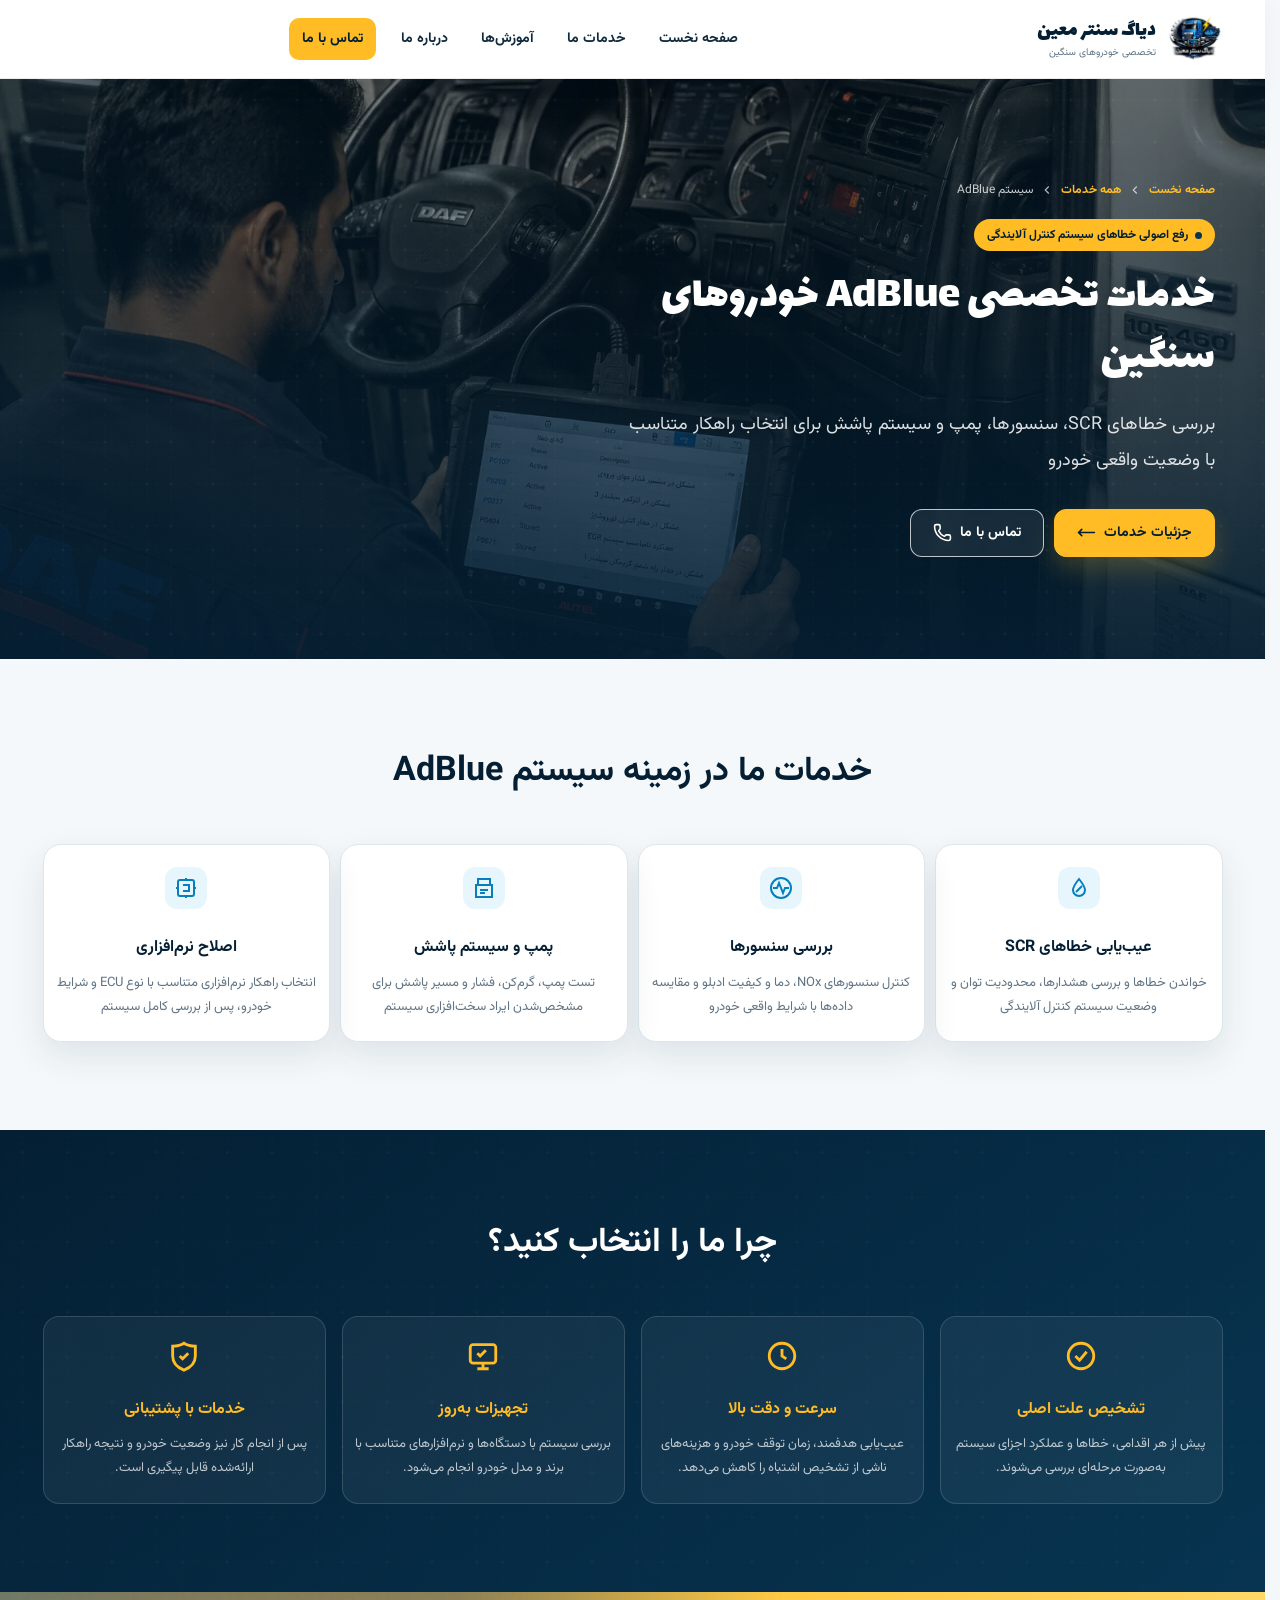
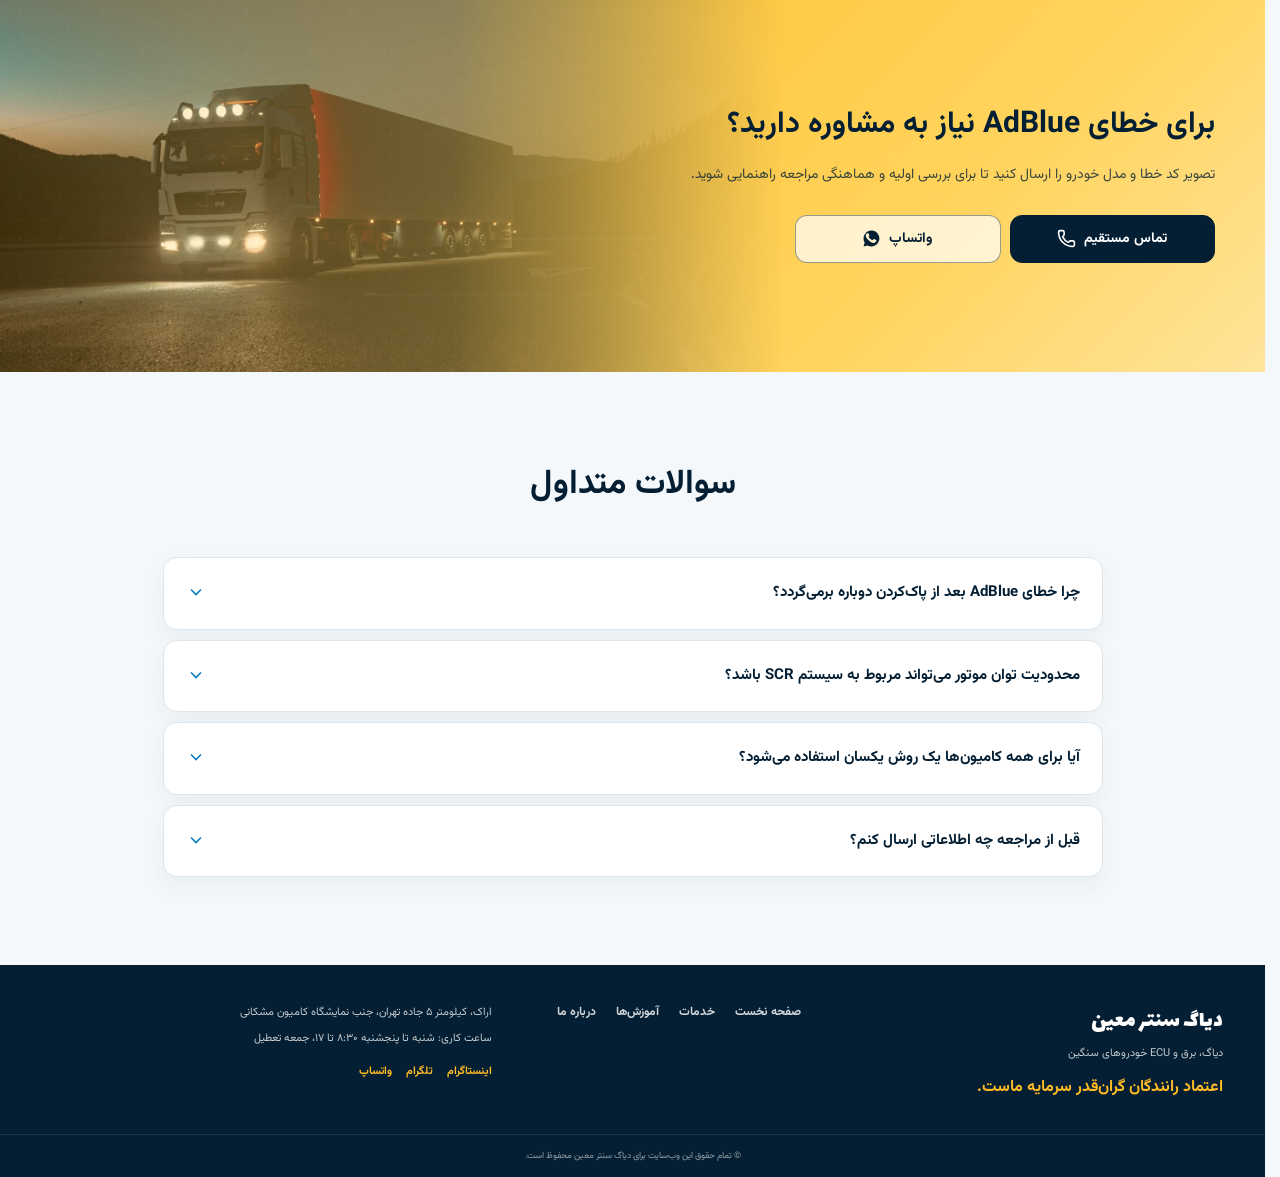
<file: services/adblue.html>
<!doctype html>
<html lang="fa" dir="rtl">
  <head>
    <meta charset="UTF-8" />
    <meta name="viewport" content="width=device-width, initial-scale=1.0" />
    <meta
      name="description"
      content="خدمات تخصصی سیستم AdBlue و SCR کامیون در اراک؛ عیب‌یابی خطاها، بررسی سنسورها، پمپ و سیستم کنترل آلایندگی در دیاگ سنتر معین."
    />
    <link
      rel="canonical"
      href="https://diagcentermoein.ir/services/adblue.html"
    />
    <meta property="og:locale" content="fa_IR" />
    <meta property="og:type" content="website" />
    <meta property="og:site_name" content="دیاگ سنتر معین" />

    <meta
      property="og:title"
      content="خدمات تخصصی AdBlue کامیون در اراک | دیاگ سنتر معین"
    />

    <meta
      property="og:description"
      content="خدمات تخصصی سیستم AdBlue و SCR کامیون در اراک؛ عیب‌یابی خطاها، بررسی سنسورها، پمپ و سیستم کنترل آلایندگی در دیاگ سنتر معین."
    />

    <meta
      property="og:url"
      content="https://diagcentermoein.ir/services/adblue.html"
    />

    <meta
      property="og:image"
      content="https://diagcentermoein.ir/assets/images/service-imgs/hero-img.webp"
    />

    <meta
      property="og:image:alt"
      content="خدمات تخصصی سیستم AdBlue کامیون در دیاگ سنتر معین"
    />

    <meta property="og:image:width" content="1536" />
    <meta property="og:image:height" content="1024" />
    <meta property="og:image:type" content="image/webp" />

    <meta name="twitter:card" content="summary_large_image" />
    <meta name="theme-color" content="#073451" />
    <link
      rel="apple-touch-icon"
      sizes="180x180"
      href="../apple-touch-icon.png"
    />
    <link
      rel="icon"
      type="image/png"
      sizes="32x32"
      href="../favicon-32x32.png"
    />
    <link
      rel="icon"
      type="image/png"
      sizes="16x16"
      href="../favicon-16x16.png"
    />
    <link
      rel="preload"
      as="image"
      href="../assets/images/service-imgs/hero-img.webp"
    />
    <link
      rel="preload"
      href="../assets/fonts/Vazirmatn-Regular.woff2"
      as="font"
      type="font/woff2"
      crossorigin
    />
    <link
      rel="preload"
      href="../assets/fonts/Vazirmatn-Bold.woff2"
      as="font"
      type="font/woff2"
      crossorigin
    />
    <link rel="stylesheet" href="../assets/styles/style.css" />
    <link rel="stylesheet" href="../assets/styles/home.css" />
    <link rel="stylesheet" href="../assets/styles/service.css" />
    <title>خدمات تخصصی AdBlue کامیون در اراک | دیاگ سنتر معین</title>
    <script type="application/ld+json">
      {
        "@context": "https://schema.org",
        "@type": "Service",
        "name": "خدمات تخصصی سیستم AdBlue خودروهای سنگین",
        "provider": {
          "@type": "AutoRepair",
          "name": "دیاگ سنتر معین",
          "telephone": "+989184903391"
        },
        "areaServed": "اراک",
        "inLanguage": "fa-IR"
      }
    </script>
  </head>
  <body class="home-page service-page service-adblue">
    <div id="main" class="page-wrapper">
      <header class="header home-header">
        <nav aria-label="منوی اصلی" class="navbar home-navbar">
          <button
            class="menu-btn"
            type="button"
            aria-label="باز کردن منو"
            aria-controls="primary-navigation"
            aria-expanded="false"
          >
            <svg
              aria-hidden="true"
              viewBox="0 0 24 24"
              fill="none"
              stroke="currentColor"
              stroke-width="2"
              stroke-linecap="round"
              class="menu-icon"
            >
              <path d="M4 5h16M4 12h16M4 19h16" />
            </svg>
          </button>
          <ul id="primary-navigation" class="nav-list">
            <li class="nav-item nav-close-item">
              <button class="menu-exit" type="button" aria-label="بستن منو">
                <svg
                  aria-hidden="true"
                  viewBox="0 0 24 24"
                  fill="none"
                  stroke="currentColor"
                  stroke-width="2"
                  stroke-linecap="round"
                  class="close-menu-icon"
                >
                  <path d="M18 6 6 18M6 6l12 12" />
                </svg>
              </button>
            </li>
            <li class="nav-item home">
              <a href="/" class="header-nav-link">صفحه نخست</a>
            </li>
            <li class="nav-item">
              <a
                href="allServices.html"
                class="header-nav-link"
                aria-current="page"
                >خدمات ما</a
              >
            </li>
            <li class="nav-item">
              <a href="../articles/index.html" class="header-nav-link"
                >آموزش‌ها</a
              >
            </li>
            <li class="nav-item">
              <a href="/#about-us" class="header-nav-link">درباره ما</a>
            </li>
            <li class="nav-item nav-contact-item">
              <a href="#contact" class="header-nav-link">تماس با ما</a>
            </li>
          </ul>
          <div class="logo-container">
            <a href="/" aria-label="رفتن به صفحه نخست">
              <img
                src="../logo_240-2.webp"
                alt="لوگوی دیاگ سنتر معین"
                width="60"
                height="60"
                class="logo-img"
              />
              <span class="logo-copy"
                ><strong class="logo-text">دیاگ سنتر معین</strong
                ><small>تخصصی خودروهای سنگین</small></span
              >
            </a>
          </div>
        </nav>
      </header>

      <main>
        <section
          class="service-hero service-section"
          aria-labelledby="service-title"
        >
          <div class="hero-overlay"></div>
          <div class="hero-content">
            <nav class="service-breadcrumb" aria-label="مسیر صفحه">
              <a href="/">صفحه نخست</a>

              <svg aria-hidden="true" viewBox="0 0 24 24">
                <path d="m15 18-6-6 6-6"></path>
              </svg>

              <a href="allServices.html">همه خدمات</a>

              <svg aria-hidden="true" viewBox="0 0 24 24">
                <path d="m15 18-6-6 6-6"></path>
              </svg>

              <span aria-current="page">سیستم AdBlue</span>
            </nav>
            <span class="hero-kicker"
              >رفع اصولی خطاهای سیستم کنترل آلایندگی</span
            >
            <h1 id="service-title">خدمات تخصصی AdBlue خودروهای سنگین</h1>
            <p>
              بررسی خطاهای SCR، سنسورها، پمپ و سیستم پاشش برای انتخاب راهکار
              متناسب با وضعیت واقعی خودرو
            </p>
            <div class="hero-buttons">
              <a href="#diag-services" class="btn primary"
                >جزئیات خدمات
                <svg
                  aria-hidden="true"
                  viewBox="0 0 24 24"
                  fill="none"
                  stroke="currentColor"
                  stroke-width="2"
                  stroke-linecap="round"
                  class="hero-icon"
                >
                  <path d="M6 8 2 12l4 4M2 12h20" /></svg
              ></a>
              <a href="tel:09184903391" class="btn secondary"
                >تماس با ما
                <svg
                  aria-hidden="true"
                  viewBox="0 0 24 24"
                  fill="none"
                  stroke="currentColor"
                  stroke-width="2"
                  stroke-linecap="round"
                  class="hero-icon"
                >
                  <path
                    d="M13.8 16.6a1 1 0 0 0 1.2-.3l.4-.5A2 2 0 0 1 17 15h3a2 2 0 0 1 2 2v3a2 2 0 0 1-2 2A18 18 0 0 1 2 4a2 2 0 0 1 2-2h3a2 2 0 0 1 2 2v3a2 2 0 0 1-.8 1.6l-.5.4a1 1 0 0 0-.3 1.2 14 14 0 0 0 6.4 6.4"
                  /></svg
              ></a>
            </div>
          </div>
        </section>

        <section id="diag-services" class="diag-services service-section">
          <h2 class="section-title">خدمات ما در زمینه سیستم AdBlue</h2>
          <ul class="diag-services-list">
            <li>
              <div class="item-content">
                <svg
                  aria-hidden="true"
                  viewBox="0 0 24 24"
                  fill="none"
                  stroke="currentColor"
                  stroke-width="2"
                  class="icon"
                >
                  <path d="M12 3c4 5 6 8 6 11a6 6 0 0 1-12 0c0-3 2-6 6-11Z" />
                  <path d="m9 16 6-6" />
                </svg>
                <h3>عیب‌یابی خطاهای SCR</h3>
                <p>
                  خواندن خطاها و بررسی هشدارها، محدودیت توان و وضعیت سیستم کنترل
                  آلایندگی
                </p>
              </div>
            </li>
            <li>
              <div class="item-content">
                <svg
                  aria-hidden="true"
                  viewBox="0 0 24 24"
                  fill="none"
                  stroke="currentColor"
                  stroke-width="2"
                  class="icon"
                >
                  <path d="M4 12h4l2-5 4 10 2-5h4" />
                  <circle cx="12" cy="12" r="10" />
                </svg>
                <h3>بررسی سنسورها</h3>
                <p>
                  کنترل سنسورهای NOx، دما و کیفیت ادبلو و مقایسه داده‌ها با
                  شرایط واقعی خودرو
                </p>
              </div>
            </li>
            <li>
              <div class="item-content">
                <svg
                  aria-hidden="true"
                  viewBox="0 0 24 24"
                  fill="none"
                  stroke="currentColor"
                  stroke-width="2"
                  class="icon"
                >
                  <path d="M6 3h12v6H6zM4 9h16v12H4zM8 14h8M8 17h5" />
                </svg>
                <h3>پمپ و سیستم پاشش</h3>
                <p>
                  تست پمپ، گرم‌کن، فشار و مسیر پاشش برای مشخص‌شدن ایراد
                  سخت‌افزاری سیستم
                </p>
              </div>
            </li>
            <li>
              <div class="item-content">
                <svg
                  aria-hidden="true"
                  viewBox="0 0 24 24"
                  fill="none"
                  stroke="currentColor"
                  stroke-width="2"
                  class="icon"
                >
                  <rect x="4" y="4" width="16" height="16" rx="2" />
                  <path d="M9 9h6v6H9M12 2v2M12 20v2M2 12h2M20 12h2" />
                </svg>
                <h3>اصلاح نرم‌افزاری</h3>
                <p>
                  انتخاب راهکار نرم‌افزاری متناسب با نوع ECU و شرایط خودرو، پس
                  از بررسی کامل سیستم
                </p>
              </div>
            </li>
          </ul>
        </section>

        <section class="why-choose-us service-section">
          <h2 class="section-title">چرا ما را انتخاب کنید؟</h2>
          <ul class="why-choose-list">
            <li class="why-choose-item">
              <svg
                aria-hidden="true"
                viewBox="0 0 24 24"
                fill="none"
                stroke="currentColor"
                stroke-width="2"
                class="why-choose-icon"
              >
                <circle cx="12" cy="12" r="9" />
                <path d="m8 12 3 3 5-6" />
              </svg>
              <h3>تشخیص علت اصلی</h3>
              <p>
                پیش از هر اقدامی، خطاها و عملکرد اجزای سیستم به‌صورت مرحله‌ای
                بررسی می‌شوند.
              </p>
            </li>
            <li class="why-choose-item">
              <svg
                aria-hidden="true"
                viewBox="0 0 24 24"
                fill="none"
                stroke="currentColor"
                stroke-width="2"
                class="why-choose-icon"
              >
                <circle cx="12" cy="12" r="9" />
                <path d="M12 7v5l3 2" />
              </svg>
              <h3>سرعت و دقت بالا</h3>
              <p>
                عیب‌یابی هدفمند، زمان توقف خودرو و هزینه‌های ناشی از تشخیص
                اشتباه را کاهش می‌دهد.
              </p>
            </li>
            <li class="why-choose-item">
              <svg
                aria-hidden="true"
                viewBox="0 0 24 24"
                fill="none"
                stroke="currentColor"
                stroke-width="2"
                class="why-choose-icon"
              >
                <rect x="3" y="4" width="18" height="13" rx="2" />
                <path d="m8 10 2 2 4-4M8 21h8M12 17v4" />
              </svg>
              <h3>تجهیزات به‌روز</h3>
              <p>
                بررسی سیستم با دستگاه‌ها و نرم‌افزارهای متناسب با برند و مدل
                خودرو انجام می‌شود.
              </p>
            </li>
            <li class="why-choose-item">
              <svg
                aria-hidden="true"
                viewBox="0 0 24 24"
                fill="none"
                stroke="currentColor"
                stroke-width="2"
                class="why-choose-icon"
              >
                <path
                  d="M12 3c3 2 5 2 8 2v7c0 5-3 8-8 10-5-2-8-5-8-10V5c3 0 5 0 8-2Z"
                />
                <path d="m9 12 2 2 4-4" />
              </svg>
              <h3>خدمات با پشتیبانی</h3>
              <p>
                پس از انجام کار نیز وضعیت خودرو و نتیجه راهکار ارائه‌شده قابل
                پیگیری است.
              </p>
            </li>
          </ul>
        </section>

        <section id="contact" class="contact-us service-section">
          <div class="contact-content">
            <h2>برای خطای AdBlue نیاز به مشاوره دارید؟</h2>
            <p>
              تصویر کد خطا و مدل خودرو را ارسال کنید تا برای بررسی اولیه و
              هماهنگی مراجعه راهنمایی شوید.
            </p>
            <div class="contact-buttons">
              <a href="tel:09184903391" class="btn phone-call"
                >تماس مستقیم
                <svg
                  aria-hidden="true"
                  viewBox="0 0 24 24"
                  fill="none"
                  stroke="currentColor"
                  stroke-width="2"
                  class="contact-icon"
                >
                  <path
                    d="M13.8 16.6a1 1 0 0 0 1.2-.3l.4-.5A2 2 0 0 1 17 15h3a2 2 0 0 1 2 2v3a2 2 0 0 1-2 2A18 18 0 0 1 2 4a2 2 0 0 1 2-2h3a2 2 0 0 1 2 2v3a2 2 0 0 1-.8 1.6l-.5.4a1 1 0 0 0-.3 1.2 14 14 0 0 0 6.4 6.4"
                  /></svg
              ></a>
              <a
                href="https://wa.me/989184903391?text=سلام،%20برای%20خطای%20AdBlue%20خودرو%20سنگین%20راهنمایی%20می‌خواهم."
                class="btn whatsapp"
                target="_blank"
                rel="noopener noreferrer"
                >واتساپ
                <svg
                  aria-hidden="true"
                  viewBox="0 0 24 24"
                  class="contact-icon"
                >
                  <path
                    d="M12 2a10 10 0 0 0-8.6 15.1L2 22l5-1.3A10 10 0 1 0 12 2Zm5.2 14.1c-.2.7-1.3 1.3-1.8 1.4-.5.1-1.2.2-3.8-.9-3.2-1.4-5.3-4.7-5.5-4.9-.2-.2-1.3-1.7-1.3-3.3 0-1.6.8-2.4 1.1-2.7.3-.3.7-.4 1-.4h.7c.2 0 .5-.1.7.5l.9 2.2c.1.3.1.5 0 .7l-.5.7c-.2.2-.4.4-.2.8.2.3.8 1.3 1.8 2.1 1.2 1.1 2.3 1.5 2.6 1.7.3.2.5.1.7-.1l.9-1.1c.2-.3.5-.3.8-.2l2.1 1c.4.2.6.3.7.5.1.1.1.6-.1 1.3Z"
                  /></svg
              ></a>
            </div>
          </div>
        </section>

        <section class="common-questions service-section">
          <h2 class="section-title">سوالات متداول</h2>
          <ul class="questions-list">
            <li class="question-item">
              <button
                id="question-1"
                type="button"
                class="question-btn"
                aria-expanded="false"
                aria-controls="answer-1"
              >
                <span class="question-title"
                  >چرا خطای AdBlue بعد از پاک‌کردن دوباره برمی‌گردد؟</span
                ><svg
                  aria-hidden="true"
                  viewBox="0 0 24 24"
                  fill="none"
                  stroke="currentColor"
                  stroke-width="2"
                  class="question-icon"
                >
                  <path d="m6 9 6 6 6-6" />
                </svg>
              </button>
              <div
                id="answer-1"
                class="question-answer"
                role="region"
                aria-labelledby="question-1"
              >
                <p>
                  پاک‌کردن خطا علت خرابی را برطرف نمی‌کند. اگر سنسور، پمپ،
                  گرم‌کن، سیم‌کشی یا بخش دیگری ایراد داشته باشد، خطا دوباره ثبت
                  می‌شود.
                </p>
              </div>
            </li>
            <li class="question-item">
              <button
                id="question-2"
                type="button"
                class="question-btn"
                aria-expanded="false"
                aria-controls="answer-2"
              >
                <span class="question-title"
                  >محدودیت توان موتور می‌تواند مربوط به سیستم SCR باشد؟</span
                ><svg
                  aria-hidden="true"
                  viewBox="0 0 24 24"
                  fill="none"
                  stroke="currentColor"
                  stroke-width="2"
                  class="question-icon"
                >
                  <path d="m6 9 6 6 6-6" />
                </svg>
              </button>
              <div
                id="answer-2"
                class="question-answer"
                role="region"
                aria-labelledby="question-2"
              >
                <p>
                  بله. برخی خطاهای فعال سیستم کنترل آلایندگی می‌توانند باعث
                  هشدار، شمارش معکوس یا محدودیت توان شوند و باید دقیق بررسی
                  شوند.
                </p>
              </div>
            </li>
            <li class="question-item">
              <button
                id="question-3"
                type="button"
                class="question-btn"
                aria-expanded="false"
                aria-controls="answer-3"
              >
                <span class="question-title"
                  >آیا برای همه کامیون‌ها یک روش یکسان استفاده می‌شود؟</span
                ><svg
                  aria-hidden="true"
                  viewBox="0 0 24 24"
                  fill="none"
                  stroke="currentColor"
                  stroke-width="2"
                  class="question-icon"
                >
                  <path d="m6 9 6 6 6-6" />
                </svg>
              </button>
              <div
                id="answer-3"
                class="question-answer"
                role="region"
                aria-labelledby="question-3"
              >
                <p>
                  خیر. نوع ECU، استاندارد آلایندگی، مدل خودرو و وضعیت سیستم
                  تعیین می‌کند چه تست یا راهکاری مناسب است.
                </p>
              </div>
            </li>
            <li class="question-item">
              <button
                id="question-4"
                type="button"
                class="question-btn"
                aria-expanded="false"
                aria-controls="answer-4"
              >
                <span class="question-title"
                  >قبل از مراجعه چه اطلاعاتی ارسال کنم؟</span
                ><svg
                  aria-hidden="true"
                  viewBox="0 0 24 24"
                  fill="none"
                  stroke="currentColor"
                  stroke-width="2"
                  class="question-icon"
                >
                  <path d="m6 9 6 6 6-6" />
                </svg>
              </button>
              <div
                id="answer-4"
                class="question-answer"
                role="region"
                aria-labelledby="question-4"
              >
                <p>
                  مدل و سال خودرو، تصویر صفحه کیلومتر و کدهای خطای ثبت‌شده برای
                  راهنمایی اولیه مفید هستند.
                </p>
              </div>
            </li>
          </ul>
        </section>
      </main>

      <footer class="home-footer">
        <div class="home-container footer-main">
          <div class="footer-brand">
            <div>
              <strong>دیاگ سنتر معین</strong
              ><span>دیاگ، برق و ECU خودروهای سنگین</span>
            </div>
            <p>اعتماد رانندگان گران‌قدر سرمایه ماست.</p>
          </div>
          <nav aria-label="پیوندهای پایین صفحه" class="footer-links">
            <a href="/">صفحه نخست</a
            ><a href="allServices.html" aria-current="page">خدمات</a
            ><a href="../articles/index.html">آموزش‌ها</a
            ><a href="/#about-us">درباره ما</a>
          </nav>
          <div class="footer-contact">
            <address>
              اراک، کیلومتر ۵ جاده تهران، جنب نمایشگاه کامیون مشکانی
            </address>
            <span>ساعت کاری: شنبه تا پنجشنبه ۸:۳۰ تا ۱۷، جمعه تعطیل</span>
            <div class="footer-socials">
              <a
                href="https://www.instagram.com/diag.center.moein/"
                target="_blank"
                rel="noopener noreferrer"
                aria-label="اینستاگرام دیاگ سنتر معین"
                >اینستاگرام</a
              ><a
                href="https://t.me/Mozed66"
                target="_blank"
                rel="noopener noreferrer"
                aria-label="تلگرام دیاگ سنتر معین"
                >تلگرام</a
              ><a
                href="https://wa.me/989184903391"
                target="_blank"
                rel="noopener noreferrer"
                aria-label="واتساپ دیاگ سنتر معین"
                >واتساپ</a
              >
            </div>
          </div>
        </div>
        <p class="footer-copyright">
          © تمام حقوق این وب‌سایت برای دیاگ سنتر معین محفوظ است.
        </p>
      </footer>
      <button
        class="scroll-top-btn"
        type="button"
        aria-label="بازگشت به ابتدای صفحه"
      >
        <svg aria-hidden="true" viewBox="0 0 24 24" class="scroll-top-icon">
          <path d="m18 15-6-6-6 6" />
        </svg>
      </button>
    </div>
    <script src="../assets/scripts/script.js"></script>
    <!-- Cloudflare Web Analytics -->
    <script
      type="module"
      src="https://static.cloudflareinsights.com/beacon.min.js"
      data-cf-beacon='{"token": "56fc47d534c441e590ab7c59dd5d173a"}'
    ></script>
    <!-- End Cloudflare Web Analytics -->
  </body>
</html>
</file>
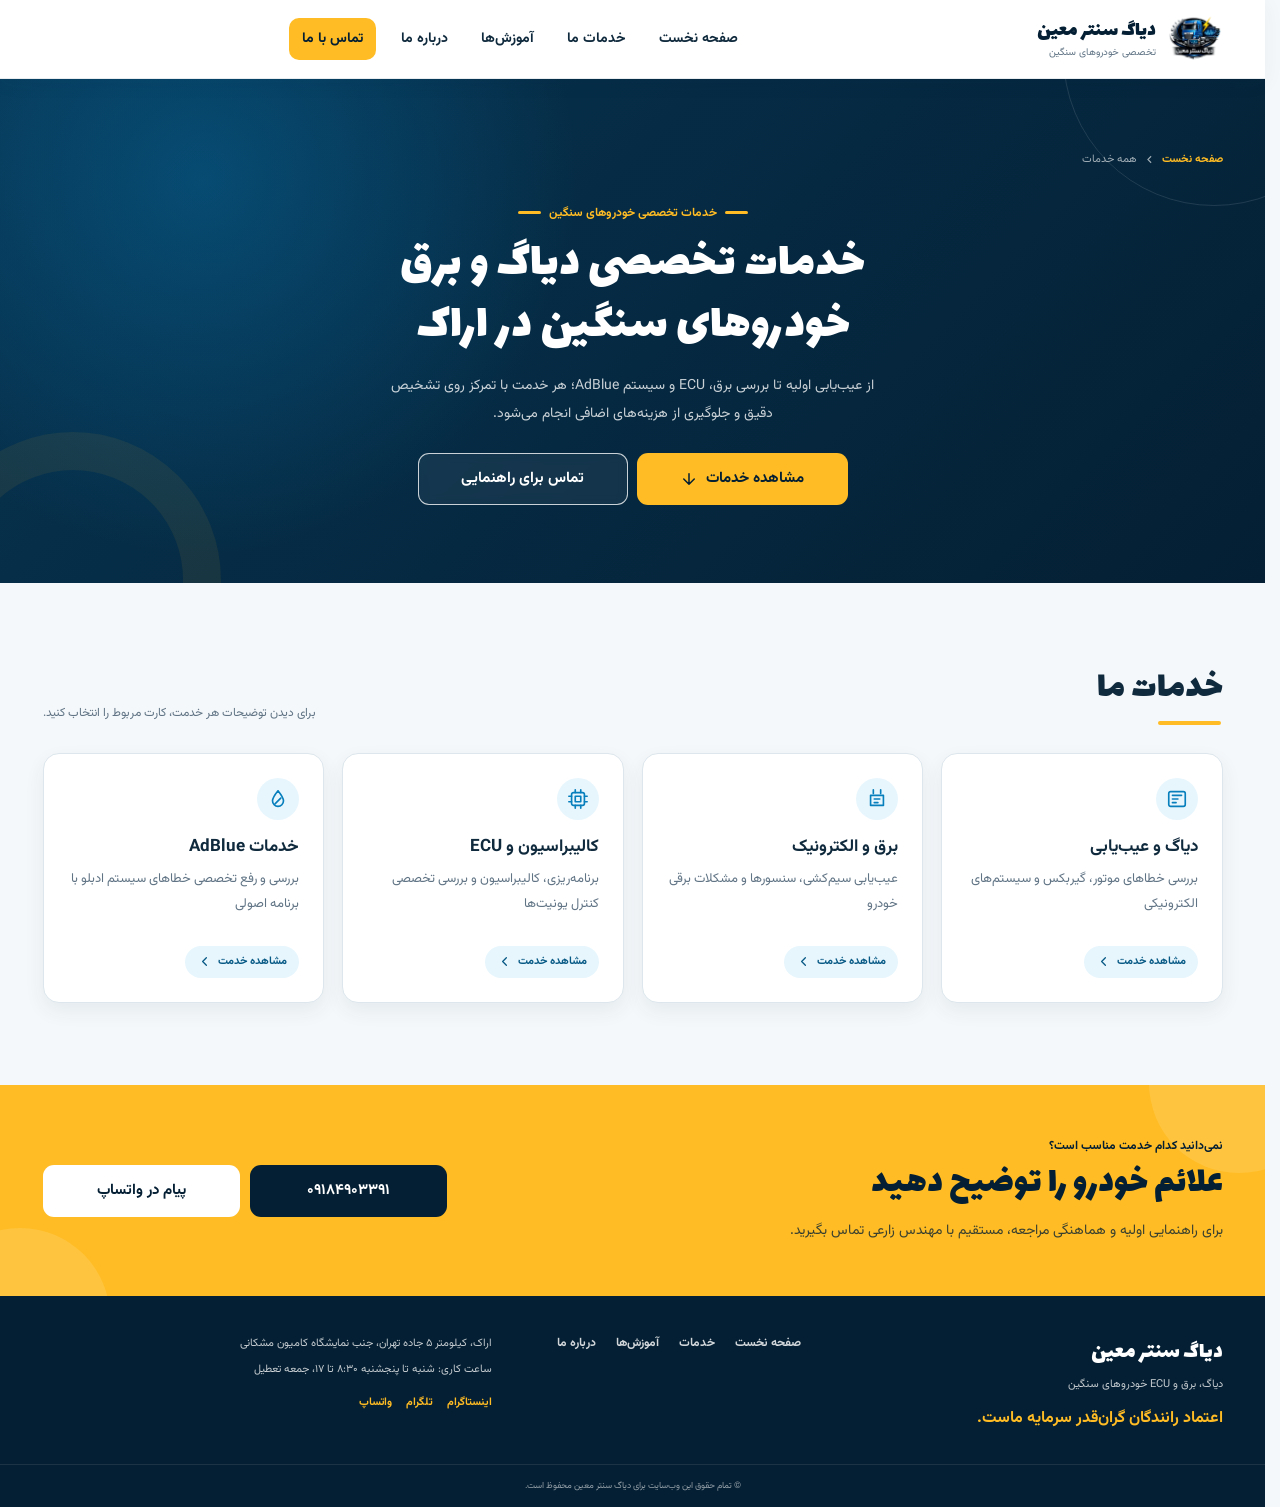
<file: services/allServices.html>
<!doctype html>
<html lang="fa" dir="rtl">
  <head>
    <meta charset="UTF-8" />
    <meta name="viewport" content="width=device-width, initial-scale=1.0" />
    <meta
      name="description"
      content="همه خدمات دیاگ سنتر معین در اراک؛ دیاگ و عیب‌یابی، برق و الکترونیک، کالیبراسیون و برنامه‌ریزی ECU و خدمات تخصصی AdBlue خودروهای سنگین."
    />
    <link
      rel="canonical"
      href="https://diagcentermoein.ir/services/allServices.html"
    />
    <meta property="og:locale" content="fa_IR" />
    <meta property="og:type" content="website" />
    <meta property="og:site_name" content="دیاگ سنتر معین" />

    <meta
      property="og:title"
      content="خدمات دیاگ و برق کامیون در اراک | دیاگ سنتر معین"
    />

    <meta
      property="og:description"
      content="همه خدمات دیاگ سنتر معین در اراک؛ دیاگ و عیب‌یابی، برق و الکترونیک، کالیبراسیون و برنامه‌ریزی ECU و خدمات تخصصی AdBlue خودروهای سنگین."
    />

    <meta
      property="og:url"
      content="https://diagcentermoein.ir/services/allServices.html"
    />

    <meta
      property="og:image"
      content="https://diagcentermoein.ir/assets/images/service-imgs/hero-img.webp"
    />

    <meta
      property="og:image:alt"
      content="خدمات تخصصی دیاگ و برق کامیون در دیاگ سنتر معین"
    />

    <meta property="og:image:width" content="1536" />
    <meta property="og:image:height" content="1024" />
    <meta property="og:image:type" content="image/webp" />

    <meta name="twitter:card" content="summary_large_image" />
    <meta name="theme-color" content="#073451" />

    <link
      rel="apple-touch-icon"
      sizes="180x180"
      href="../apple-touch-icon.png"
    />
    <link
      rel="icon"
      type="image/png"
      sizes="32x32"
      href="../favicon-32x32.png"
    />
    <link
      rel="icon"
      type="image/png"
      sizes="16x16"
      href="../favicon-16x16.png"
    />
    <link
      rel="preload"
      href="../assets/fonts/Vazirmatn-Regular.woff2"
      as="font"
      type="font/woff2"
      crossorigin
    />
    <link
      rel="preload"
      href="../assets/fonts/Vazirmatn-Bold.woff2"
      as="font"
      type="font/woff2"
      crossorigin
    />
    <link rel="stylesheet" href="../assets/styles/style.css" />
    <link rel="stylesheet" href="../assets/styles/home.css" />
    <link rel="stylesheet" href="../assets/styles/allServices.css" />
    <title>خدمات دیاگ و برق کامیون در اراک | دیاگ سنتر معین</title>
  </head>

  <body class="home-page all-services-page">
    <div id="main" class="page-wrapper">
      <header class="header home-header">
        <nav aria-label="منوی اصلی" class="navbar home-navbar">
          <button
            class="menu-btn"
            type="button"
            aria-label="باز کردن منو"
            aria-controls="primary-navigation"
            aria-expanded="false"
          >
            <svg
              aria-hidden="true"
              viewBox="0 0 24 24"
              fill="none"
              stroke="currentColor"
              stroke-width="2"
              stroke-linecap="round"
              class="menu-icon"
            >
              <path d="M4 6h16M4 12h16M4 18h16" />
            </svg>
          </button>

          <ul id="primary-navigation" class="nav-list">
            <li class="nav-item nav-close-item">
              <button class="menu-exit" type="button" aria-label="بستن منو">
                <svg
                  aria-hidden="true"
                  viewBox="0 0 24 24"
                  fill="none"
                  stroke="currentColor"
                  stroke-width="2"
                  stroke-linecap="round"
                  class="close-menu-icon"
                >
                  <path d="M18 6 6 18M6 6l12 12" />
                </svg>
              </button>
            </li>
            <li class="nav-item home">
              <a href="/" class="header-nav-link">صفحه نخست</a>
            </li>
            <li class="nav-item">
              <a
                href="allServices.html"
                class="header-nav-link"
                aria-current="page"
                >خدمات ما</a
              >
            </li>
            <li class="nav-item">
              <a href="../articles/index.html" class="header-nav-link"
                >آموزش‌ها</a
              >
            </li>
            <li class="nav-item">
              <a href="/#about-us" class="header-nav-link">درباره ما</a>
            </li>
            <li class="nav-item nav-contact-item">
              <a href="/#contact" class="header-nav-link">تماس با ما</a>
            </li>
          </ul>

          <div class="logo-container">
            <a href="/" aria-label="رفتن به صفحه نخست">
              <img
                src="../logo_240-2.webp"
                alt="لوگوی دیاگ سنتر معین"
                width="56"
                height="56"
                class="logo-img"
              />
              <span class="logo-copy">
                <strong class="logo-text">دیاگ سنتر معین</strong>
                <small>تخصصی خودروهای سنگین</small>
              </span>
            </a>
          </div>
        </nav>
      </header>

      <main>
        <section
          class="all-services-hero"
          aria-labelledby="services-page-title"
        >
          <div class="home-container all-services-hero-inner">
            <nav class="all-services-breadcrumb" aria-label="مسیر صفحه">
              <a href="/">صفحه نخست</a>
              <svg aria-hidden="true" viewBox="0 0 24 24">
                <path d="m15 18-6-6 6-6" />
              </svg>
              <span aria-current="page">همه خدمات</span>
            </nav>

            <div class="all-services-hero-copy">
              <span class="all-services-kicker"
                >خدمات تخصصی خودروهای سنگین</span
              >
              <h1 id="services-page-title">
                خدمات تخصصی دیاگ و برق خودروهای سنگین در اراک
              </h1>
              <p>
                از عیب‌یابی اولیه تا بررسی برق، ECU و سیستم AdBlue؛ هر خدمت با
                تمرکز روی تشخیص دقیق و جلوگیری از هزینه‌های اضافی انجام می‌شود.
              </p>
              <div class="all-services-actions">
                <a href="#services-list" class="home-btn home-btn--primary">
                  مشاهده خدمات
                  <svg aria-hidden="true" viewBox="0 0 24 24">
                    <path d="m12 5v14M19 12l-7 7-7-7" />
                  </svg>
                </a>
                <a href="tel:09184903391" class="home-btn home-btn--outline">
                  تماس برای راهنمایی
                </a>
              </div>
            </div>
          </div>
        </section>

        <section
          id="services-list"
          class="home-section services-catalog"
          aria-labelledby="services-list-title"
        >
          <div class="home-container">
            <div class="home-section-heading home-section-heading--simple">
              <div>
                <h2 id="services-list-title">خدمات ما</h2>
                <span class="heading-mark" aria-hidden="true"></span>
              </div>
              <p class="services-catalog-note">
                برای دیدن توضیحات هر خدمت، کارت مربوط را انتخاب کنید.
              </p>
            </div>

            <div class="home-services-grid all-services-grid">
              <a
                href="diagnostics.html"
                class="home-service-card"
                aria-label="مشاهده جزئیات دیاگ و عیب‌یابی"
              >
                <span class="home-card-icon" aria-hidden="true">
                  <svg viewBox="0 0 24 24">
                    <rect x="3" y="4" width="18" height="16" rx="2" />
                    <path d="M7 8h10M7 12h6M7 16h4" />
                  </svg>
                </span>
                <h3>دیاگ و عیب‌یابی</h3>
                <p>بررسی خطاهای موتور، گیربکس و سیستم‌های الکترونیکی</p>
                <span class="service-card-cta">
                  مشاهده خدمت
                  <svg aria-hidden="true" viewBox="0 0 24 24">
                    <path d="m15 18-6-6 6-6" />
                  </svg>
                </span>
              </a>

              <a
                href="electrical.html"
                class="home-service-card"
                aria-label="مشاهده جزئیات برق و الکترونیک"
              >
                <span class="home-card-icon" aria-hidden="true">
                  <svg viewBox="0 0 24 24">
                    <path d="M8 2v4M16 2v4M5 8h14v11H5zM9 12h6M9 16h4" />
                  </svg>
                </span>
                <h3>برق و الکترونیک</h3>
                <p>عیب‌یابی سیم‌کشی، سنسورها و مشکلات برقی خودرو</p>
                <span class="service-card-cta">
                  مشاهده خدمت
                  <svg aria-hidden="true" viewBox="0 0 24 24">
                    <path d="m15 18-6-6 6-6" />
                  </svg>
                </span>
              </a>

              <a
                href="ecu-calibration.html"
                class="home-service-card"
                aria-label="مشاهده جزئیات کالیبراسیون و ECU"
              >
                <span class="home-card-icon" aria-hidden="true">
                  <svg viewBox="0 0 24 24">
                    <rect x="5" y="5" width="14" height="14" rx="2" />
                    <path
                      d="M9 9h6v6H9zM9 2v3M15 2v3M9 19v3M15 19v3M2 9h3M2 15h3M19 9h3M19 15h3"
                    />
                  </svg>
                </span>
                <h3>کالیبراسیون و ECU</h3>
                <p>برنامه‌ریزی، کالیبراسیون و بررسی تخصصی کنترل یونیت‌ها</p>
                <span class="service-card-cta">
                  مشاهده خدمت
                  <svg aria-hidden="true" viewBox="0 0 24 24">
                    <path d="m15 18-6-6 6-6" />
                  </svg>
                </span>
              </a>

              <a
                href="adblue.html"
                class="home-service-card"
                aria-label="مشاهده جزئیات خدمات AdBlue"
              >
                <span class="home-card-icon" aria-hidden="true">
                  <svg viewBox="0 0 24 24">
                    <path
                      d="M12 3c4 5 6 8 6 11a6 6 0 0 1-12 0c0-3 2-6 6-11zM9 17l6-6"
                    />
                  </svg>
                </span>
                <h3>خدمات AdBlue</h3>
                <p>بررسی و رفع تخصصی خطاهای سیستم ادبلو با برنامه اصولی</p>
                <span class="service-card-cta">
                  مشاهده خدمت
                  <svg aria-hidden="true" viewBox="0 0 24 24">
                    <path d="m15 18-6-6 6-6" />
                  </svg>
                </span>
              </a>
            </div>
          </div>
        </section>

        <section class="contact-band" aria-labelledby="services-contact-title">
          <div class="home-container contact-layout">
            <div class="contact-copy">
              <span>نمی‌دانید کدام خدمت مناسب است؟</span>
              <h2 id="services-contact-title">علائم خودرو را توضیح دهید</h2>
              <p>
                برای راهنمایی اولیه و هماهنگی مراجعه، مستقیم با مهندس زارعی تماس
                بگیرید.
              </p>
            </div>
            <div class="contact-actions">
              <a href="tel:09184903391" class="home-btn home-btn--dark">
                ۰۹۱۸۴۹۰۳۳۹۱
              </a>
              <a
                href="https://wa.me/989184903391?text=سلام،%20برای%20انتخاب%20خدمت%20مناسب%20خودرو%20سنگین%20راهنمایی%20می‌خواهم."
                class="home-btn home-btn--light"
                target="_blank"
                rel="noopener noreferrer"
                >پیام در واتساپ</a
              >
            </div>
          </div>
        </section>
      </main>

      <footer class="home-footer">
        <div class="home-container footer-main">
          <div class="footer-brand">
            <div>
              <strong>دیاگ سنتر معین</strong>
              <span>دیاگ، برق و ECU خودروهای سنگین</span>
            </div>
            <p>اعتماد رانندگان گران‌قدر سرمایه ماست.</p>
          </div>

          <nav aria-label="پیوندهای پایین صفحه" class="footer-links">
            <a href="/">صفحه نخست</a>
            <a href="allServices.html" aria-current="page">خدمات</a>
            <a href="../articles/index.html">آموزش‌ها</a>
            <a href="/#about-us">درباره ما</a>
          </nav>

          <div class="footer-contact">
            <address>
              اراک، کیلومتر ۵ جاده تهران، جنب نمایشگاه کامیون مشکانی
            </address>
            <span>ساعت کاری: شنبه تا پنجشنبه ۸:۳۰ تا ۱۷، جمعه تعطیل</span>
            <div class="footer-socials">
              <a
                href="https://www.instagram.com/diag.center.moein/"
                target="_blank"
                rel="noopener noreferrer"
                aria-label="اینستاگرام دیاگ سنتر معین"
                >اینستاگرام</a
              >
              <a
                href="https://t.me/Mozed66"
                target="_blank"
                rel="noopener noreferrer"
                aria-label="تلگرام دیاگ سنتر معین"
                >تلگرام</a
              >
              <a
                href="https://wa.me/989184903391"
                target="_blank"
                rel="noopener noreferrer"
                aria-label="واتساپ دیاگ سنتر معین"
                >واتساپ</a
              >
            </div>
          </div>
        </div>
        <p class="footer-copyright">
          © تمام حقوق این وب‌سایت برای دیاگ سنتر معین محفوظ است.
        </p>
      </footer>

      <button
        class="scroll-top-btn"
        type="button"
        aria-label="بازگشت به ابتدای صفحه"
      >
        <svg aria-hidden="true" viewBox="0 0 24 24" class="scroll-top-icon">
          <path d="m18 15-6-6-6 6" />
        </svg>
      </button>
    </div>

    <script src="../assets/scripts/script.js"></script>
    <!-- Cloudflare Web Analytics -->
    <script
      type="module"
      src="https://static.cloudflareinsights.com/beacon.min.js"
      data-cf-beacon='{"token": "56fc47d534c441e590ab7c59dd5d173a"}'
    ></script>
    <!-- End Cloudflare Web Analytics -->
  </body>
</html>
</file>
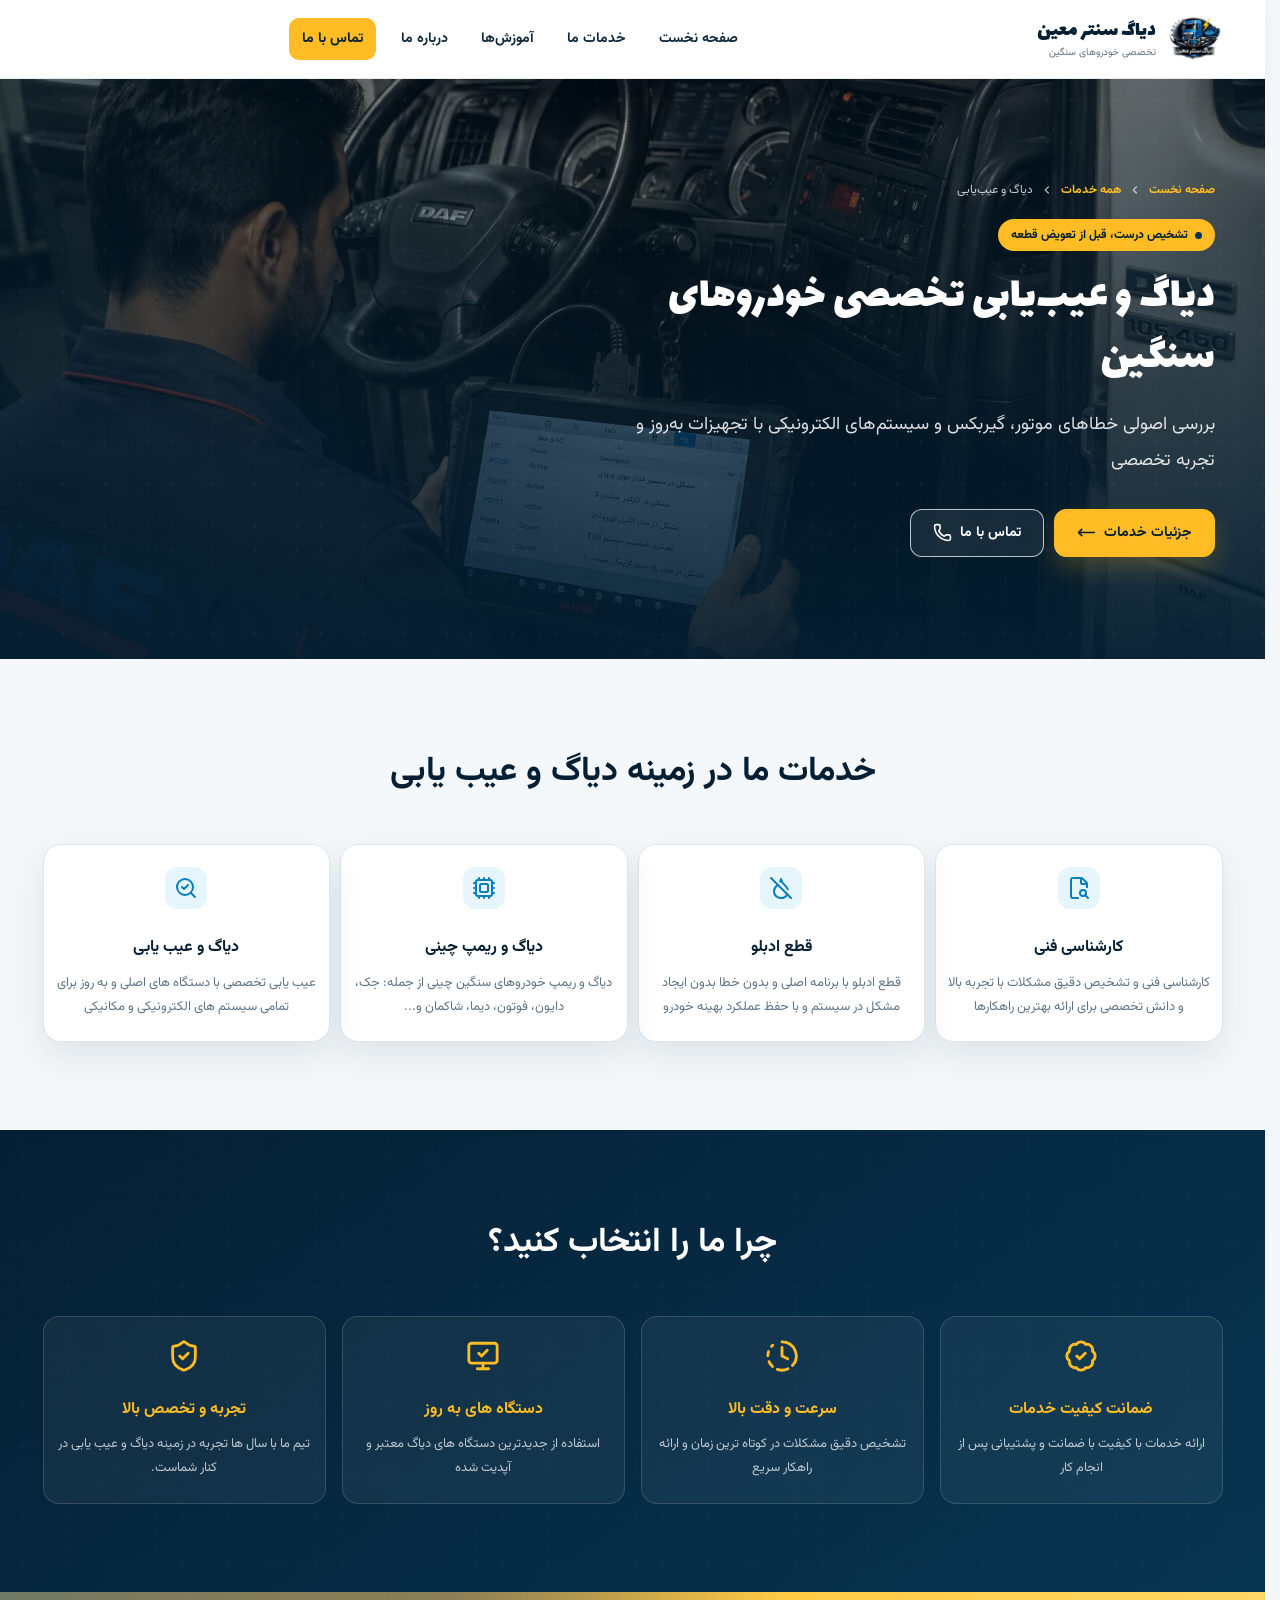
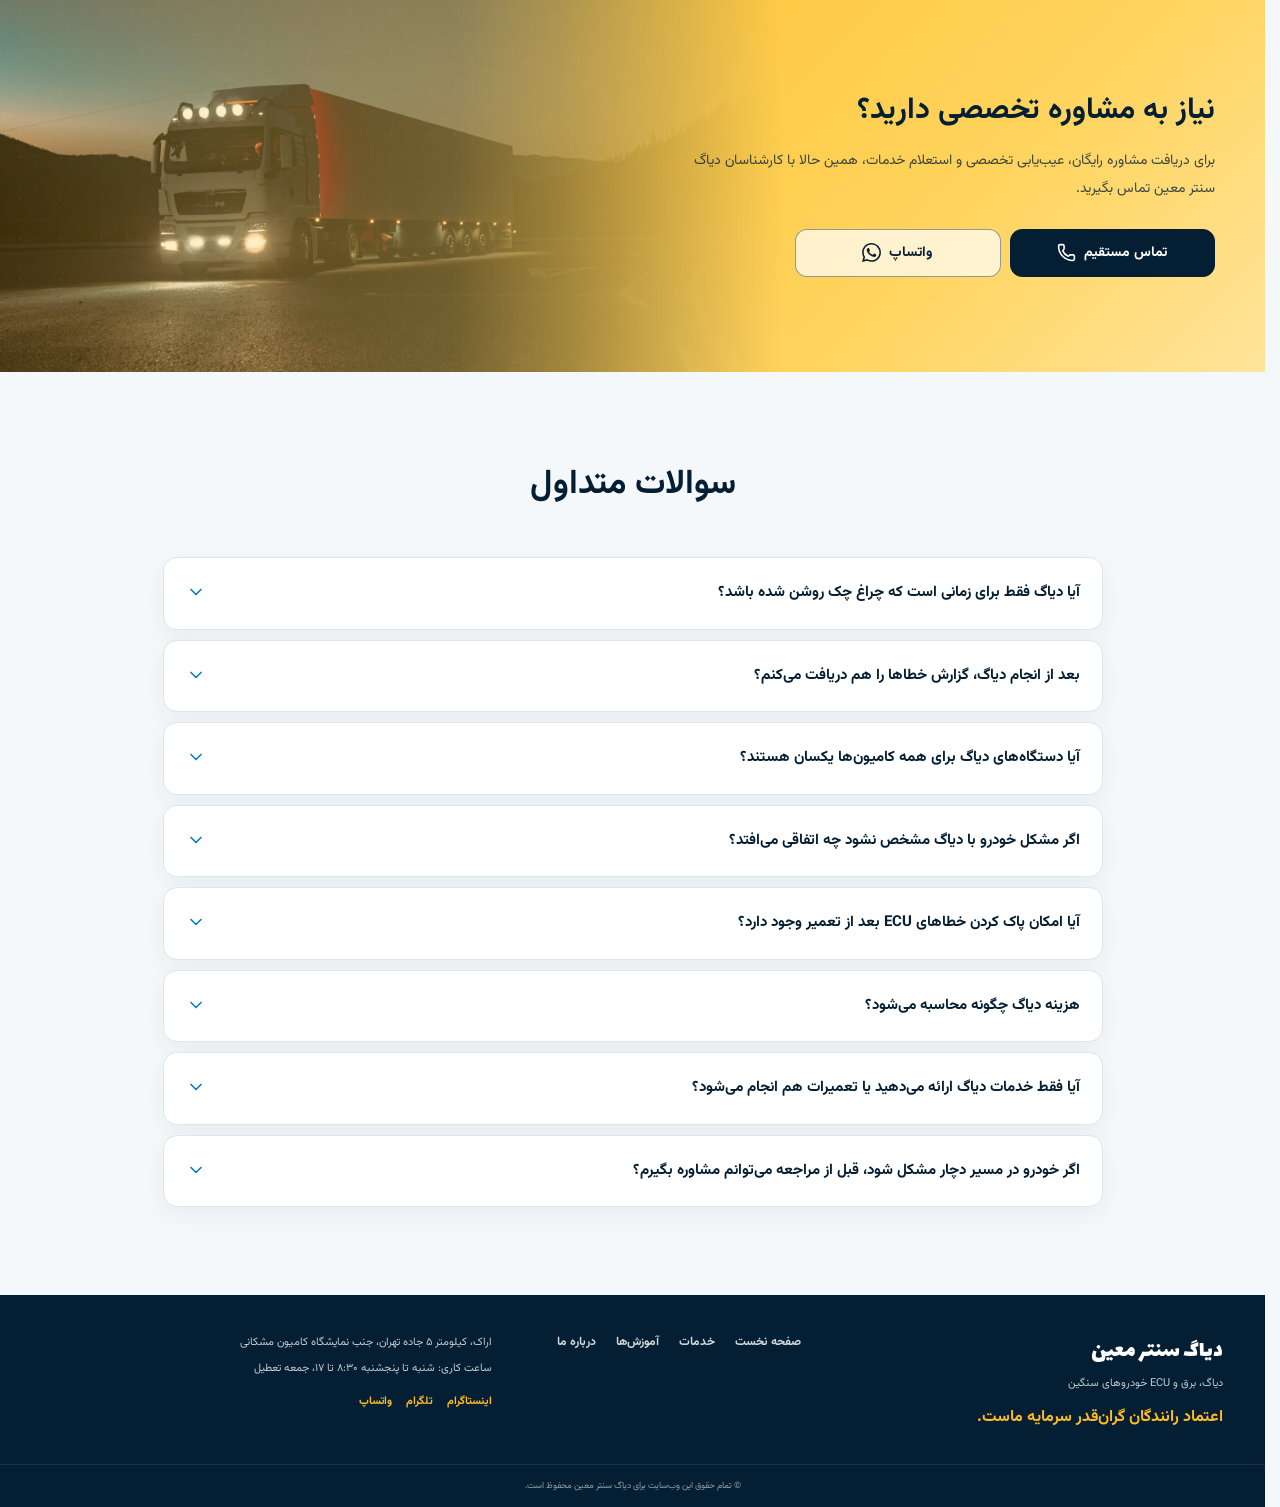
<file: services/diagnostics.html>
<!doctype html>
<html lang="fa" dir="rtl">
  <head>
    <meta charset="UTF-8" />
    <meta name="viewport" content="width=device-width, initial-scale=1.0" />
    <meta
      name="description"
      content="دیاگ و عیب‌یابی تخصصی کامیون و خودروهای سنگین در اراک؛ بررسی دقیق خطاهای موتور، گیربکس و سیستم‌های الکترونیکی در دیاگ سنتر معین."
    />
    <link
      rel="canonical"
      href="https://diagcentermoein.ir/services/diagnostics.html"
    />
    <meta property="og:locale" content="fa_IR" />
    <meta property="og:type" content="website" />
    <meta property="og:site_name" content="دیاگ سنتر معین" />

    <meta
      property="og:title"
      content="دیاگ و عیب‌یابی تخصصی کامیون در اراک | دیاگ سنتر معین"
    />

    <meta
      property="og:description"
      content="دیاگ و عیب‌یابی تخصصی کامیون و خودروهای سنگین در اراک؛ بررسی دقیق خطاهای موتور، گیربکس و سیستم‌های الکترونیکی در دیاگ سنتر معین."
    />

    <meta
      property="og:url"
      content="https://diagcentermoein.ir/services/diagnostics.html"
    />

    <meta
      property="og:image"
      content="https://diagcentermoein.ir/assets/images/service-imgs/hero-img.webp"
    />

    <meta
      property="og:image:alt"
      content="دیاگ و عیب‌یابی تخصصی کامیون در دیاگ سنتر معین"
    />

    <meta property="og:image:width" content="1536" />
    <meta property="og:image:height" content="1024" />
    <meta property="og:image:type" content="image/webp" />

    <meta name="twitter:card" content="summary_large_image" />
    <meta name="theme-color" content="#073451" />

    <link
      rel="apple-touch-icon"
      sizes="180x180"
      href="../apple-touch-icon.png"
    />
    <link
      rel="icon"
      type="image/png"
      sizes="32x32"
      href="../favicon-32x32.png"
    />
    <link
      rel="icon"
      type="image/png"
      sizes="16x16"
      href="../favicon-16x16.png"
    />
    <link
      rel="preload"
      as="image"
      href="../assets/images/service-imgs/hero-img.webp"
    />
    <link
      rel="preload"
      href="../assets/fonts/Vazirmatn-Regular.woff2"
      as="font"
      type="font/woff2"
      crossorigin
    />
    <link
      rel="preload"
      href="../assets/fonts/Vazirmatn-Bold.woff2"
      as="font"
      type="font/woff2"
      crossorigin
    />
    <link rel="stylesheet" href="../assets/styles/style.css" />
    <link rel="stylesheet" href="../assets/styles/home.css" />
    <link rel="stylesheet" href="../assets/styles/service.css" />
    <title>دیاگ و عیب‌یابی تخصصی کامیون در اراک | دیاگ سنتر معین</title>
    <script type="application/ld+json">
      {
        "@context": "https://schema.org",
        "@type": "Service",
        "name": "دیاگ و عیب‌یابی تخصصی خودروهای سنگین",
        "provider": {
          "@type": "AutoRepair",
          "name": "دیاگ سنتر معین",
          "telephone": "+989184903391"
        },
        "areaServed": "اراک",
        "inLanguage": "fa-IR"
      }
    </script>
  </head>
  <body class="home-page service-page">
    <div id="main" class="page-wrapper">
      <!-- Header / Navbar -->
      <header class="header home-header">
        <nav aria-label="منوی اصلی" class="navbar home-navbar">
          <button
            class="menu-btn"
            type="button"
            aria-label="باز کردن منو"
            aria-controls="primary-navigation"
            aria-expanded="false"
          >
            <svg
              xmlns="http://www.w3.org/2000/svg"
              width="24"
              height="24"
              viewBox="0 0 24 24"
              fill="none"
              stroke="currentColor"
              stroke-width="2"
              stroke-linecap="round"
              stroke-linejoin="round"
              class="lucide lucide-menu-icon lucide-menu menu-icon"
            >
              <path d="M4 5h16" />
              <path d="M4 12h16" />
              <path d="M4 19h16" />
            </svg>
          </button>
          <ul id="primary-navigation" class="nav-list">
            <li class="nav-item nav-close-item">
              <button class="menu-exit" type="button" aria-label="بستن منو">
                <svg
                  xmlns="http://www.w3.org/2000/svg"
                  width="24"
                  height="24"
                  viewBox="0 0 24 24"
                  fill="none"
                  stroke="currentColor"
                  stroke-width="2"
                  stroke-linecap="round"
                  stroke-linejoin="round"
                  class="lucide lucide-x-icon lucide-x close-menu-icon"
                >
                  <path d="M18 6 6 18" />
                  <path d="m6 6 12 12" />
                </svg>
              </button>
            </li>
            <li class="nav-item home">
              <a href="/" class="header-nav-link">
                <svg
                  xmlns="http://www.w3.org/2000/svg"
                  width="24"
                  height="24"
                  viewBox="0 0 24 24"
                  fill="none"
                  stroke="currentColor"
                  stroke-width="2"
                  stroke-linecap="round"
                  stroke-linejoin="round"
                  class="lucide lucide-house-icon lucide-house nav-icon"
                >
                  <path d="M15 21v-8a1 1 0 0 0-1-1h-4a1 1 0 0 0-1 1v8" />
                  <path
                    d="M3 10a2 2 0 0 1 .709-1.528l7-6a2 2 0 0 1 2.582 0l7 6A2 2 0 0 1 21 10v9a2 2 0 0 1-2 2H5a2 2 0 0 1-2-2z"
                  />
                </svg>
                صفحه نخست</a
              >
            </li>
            <li class="nav-item">
              <a
                href="allServices.html"
                class="header-nav-link"
                aria-current="page"
              >
                <svg
                  xmlns="http://www.w3.org/2000/svg"
                  width="24"
                  height="24"
                  viewBox="0 0 24 24"
                  fill="none"
                  stroke="currentColor"
                  stroke-width="2"
                  stroke-linecap="round"
                  stroke-linejoin="round"
                  class="lucide lucide-wrench-icon lucide-wrench nav-icon"
                >
                  <path
                    d="M14.7 6.3a1 1 0 0 0 0 1.4l1.6 1.6a1 1 0 0 0 1.4 0l3.106-3.105c.32-.322.863-.22.983.218a6 6 0 0 1-8.259 7.057l-7.91 7.91a1 1 0 0 1-2.999-3l7.91-7.91a6 6 0 0 1 7.057-8.259c.438.12.54.662.219.984z"
                  />
                </svg>
                خدمات ما</a
              >
            </li>
            <li class="nav-item">
              <a href="../articles/index.html" class="header-nav-link">
                <svg
                  xmlns="http://www.w3.org/2000/svg"
                  width="24"
                  height="24"
                  viewBox="0 0 24 24"
                  fill="none"
                  stroke="currentColor"
                  stroke-width="2"
                  stroke-linecap="round"
                  stroke-linejoin="round"
                  class="lucide lucide-file-text-icon lucide-file-text nav-icon"
                >
                  <path
                    d="M6 22a2 2 0 0 1-2-2V4a2 2 0 0 1 2-2h8a2.4 2.4 0 0 1 1.704.706l3.588 3.588A2.4 2.4 0 0 1 20 8v12a2 2 0 0 1-2 2z"
                  />
                  <path d="M14 2v5a1 1 0 0 0 1 1h5" />
                  <path d="M10 9H8" />
                  <path d="M16 13H8" />
                  <path d="M16 17H8" />
                </svg>
                آموزش‌ها
              </a>
            </li>
            <li class="nav-item">
              <a href="/#about-us" class="header-nav-link">
                <svg
                  xmlns="http://www.w3.org/2000/svg"
                  width="24"
                  height="24"
                  viewBox="0 0 24 24"
                  fill="none"
                  stroke="currentColor"
                  stroke-width="2"
                  stroke-linecap="round"
                  stroke-linejoin="round"
                  class="lucide lucide-info-icon lucide-info nav-icon"
                >
                  <circle cx="12" cy="12" r="10" />
                  <path d="M12 16v-4" />
                  <path d="M12 8h.01" />
                </svg>
                درباره ما
              </a>
            </li>
            <li class="nav-item nav-contact-item">
              <a href="#contact" class="header-nav-link">
                <svg
                  xmlns="http://www.w3.org/2000/svg"
                  width="24"
                  height="24"
                  viewBox="0 0 24 24"
                  fill="none"
                  stroke="currentColor"
                  stroke-width="2"
                  stroke-linecap="round"
                  stroke-linejoin="round"
                  class="lucide lucide-phone-icon lucide-phone nav-icon"
                >
                  <path
                    d="M13.832 16.568a1 1 0 0 0 1.213-.303l.355-.465A2 2 0 0 1 17 15h3a2 2 0 0 1 2 2v3a2 2 0 0 1-2 2A18 18 0 0 1 2 4a2 2 0 0 1 2-2h3a2 2 0 0 1 2 2v3a2 2 0 0 1-.8 1.6l-.468.351a1 1 0 0 0-.292 1.233 14 14 0 0 0 6.392 6.384"
                  />
                </svg>
                تماس با ما</a
              >
            </li>
          </ul>
          <div class="logo-container">
            <a href="/" aria-label="رفتن به صفحه نخست">
              <img
                src="../logo_240-2.webp"
                alt="لوگوی دیاگ سنتر معین"
                width="60"
                height="60"
                class="logo-img"
              />
              <span class="logo-copy">
                <strong class="logo-text">دیاگ سنتر معین</strong>
                <small>تخصصی خودروهای سنگین</small>
              </span>
            </a>
          </div>
        </nav>
      </header>

      <main>
        <!-- Hero -->
        <section
          class="service-hero service-section"
          aria-labelledby="service-title"
        >
          <div class="hero-overlay"></div>
          <div class="hero-content">
            <nav class="service-breadcrumb" aria-label="مسیر صفحه">
              <a href="/">صفحه نخست</a>

              <svg aria-hidden="true" viewBox="0 0 24 24">
                <path d="m15 18-6-6 6-6"></path>
              </svg>

              <a href="allServices.html">همه خدمات</a>

              <svg aria-hidden="true" viewBox="0 0 24 24">
                <path d="m15 18-6-6 6-6"></path>
              </svg>

              <span aria-current="page">دیاگ و عیب‌یابی</span>
            </nav>
            <span class="hero-kicker">تشخیص درست، قبل از تعویض قطعه</span>
            <h1 id="service-title">دیاگ و عیب‌یابی تخصصی خودروهای سنگین</h1>
            <p>
              بررسی اصولی خطاهای موتور، گیربکس و سیستم‌های الکترونیکی با تجهیزات
              به‌روز و تجربه تخصصی
            </p>

            <div class="hero-buttons">
              <a href="#diag-services" class="btn primary">
                جزئیات خدمات
                <svg
                  xmlns="http://www.w3.org/2000/svg"
                  width="24"
                  height="24"
                  viewBox="0 0 24 24"
                  fill="none"
                  stroke="currentColor"
                  stroke-width="2"
                  stroke-linecap="round"
                  stroke-linejoin="round"
                  class="lucide lucide-move-left-icon lucide-move-left hero-icon"
                >
                  <path d="M6 8L2 12L6 16" />
                  <path d="M2 12H22" />
                </svg>
              </a>
              <a href="tel:09184903391" class="btn secondary">
                تماس با ما
                <svg
                  xmlns="http://www.w3.org/2000/svg"
                  width="24"
                  height="24"
                  viewBox="0 0 24 24"
                  fill="none"
                  stroke="currentColor"
                  stroke-width="2"
                  stroke-linecap="round"
                  stroke-linejoin="round"
                  class="lucide lucide-phone-icon lucide-phone hero-icon"
                >
                  <path
                    d="M13.832 16.568a1 1 0 0 0 1.213-.303l.355-.465A2 2 0 0 1 17 15h3a2 2 0 0 1 2 2v3a2 2 0 0 1-2 2A18 18 0 0 1 2 4a2 2 0 0 1 2-2h3a2 2 0 0 1 2 2v3a2 2 0 0 1-.8 1.6l-.468.351a1 1 0 0 0-.292 1.233 14 14 0 0 0 6.392 6.384"
                  />
                </svg>
              </a>
            </div>
          </div>
        </section>

        <!-- Diag services -->
        <section id="diag-services" class="diag-services service-section">
          <h2 class="section-title">خدمات ما در زمینه دیاگ و عیب یابی</h2>
          <ul class="diag-services-list">
            <li>
              <div class="item-content">
                <svg
                  xmlns="http://www.w3.org/2000/svg"
                  width="24"
                  height="24"
                  viewBox="0 0 24 24"
                  fill="none"
                  stroke="currentColor"
                  stroke-width="2"
                  stroke-linecap="round"
                  stroke-linejoin="round"
                  class="lucide lucide-file-search-corner-icon lucide-file-search-corner icon"
                >
                  <path
                    d="M11.1 22H6a2 2 0 0 1-2-2V4a2 2 0 0 1 2-2h8a2.4 2.4 0 0 1 1.706.706l3.589 3.588A2.4 2.4 0 0 1 20 8v3.25"
                  />
                  <path d="M14 2v5a1 1 0 0 0 1 1h5" />
                  <path d="m21 22-2.88-2.88" />
                  <circle cx="16" cy="17" r="3" />
                </svg>
                <h3>کارشناسی فنی</h3>

                <p>
                  کارشناسی فنی و تشخیص دقیق مشکلات با تجربه بالا و دانش تخصصی
                  برای ارائه بهترین راهکارها
                </p>
              </div>
            </li>
            <li>
              <div class="item-content">
                <svg
                  xmlns="http://www.w3.org/2000/svg"
                  width="24"
                  height="24"
                  viewBox="0 0 24 24"
                  fill="none"
                  stroke="currentColor"
                  stroke-width="2"
                  stroke-linecap="round"
                  stroke-linejoin="round"
                  class="lucide lucide-droplet-off-icon lucide-droplet-off icon"
                >
                  <path
                    d="M18.715 13.186C18.29 11.858 17.384 10.607 16 9.5c-2-1.6-3.5-4-4-6.5a10.7 10.7 0 0 1-.884 2.586"
                  />
                  <path d="m2 2 20 20" />
                  <path
                    d="M8.795 8.797A11 11 0 0 1 8 9.5C6 11.1 5 13 5 15a7 7 0 0 0 13.222 3.208"
                  />
                </svg>
                <h3>قطع ادبلو</h3>

                <p>
                  قطع ادبلو با برنامه اصلی و بدون خطا بدون ایجاد مشکل در سیستم و
                  با حفظ عملکرد بهینه خودرو
                </p>
              </div>
            </li>
            <li>
              <div class="item-content">
                <svg
                  xmlns="http://www.w3.org/2000/svg"
                  width="24"
                  height="24"
                  viewBox="0 0 24 24"
                  fill="none"
                  stroke="currentColor"
                  stroke-width="2"
                  stroke-linecap="round"
                  stroke-linejoin="round"
                  class="lucide lucide-cpu-icon lucide-cpu icon"
                >
                  <path d="M12 20v2" />
                  <path d="M12 2v2" />
                  <path d="M17 20v2" />
                  <path d="M17 2v2" />
                  <path d="M2 12h2" />
                  <path d="M2 17h2" />
                  <path d="M2 7h2" />
                  <path d="M20 12h2" />
                  <path d="M20 17h2" />
                  <path d="M20 7h2" />
                  <path d="M7 20v2" />
                  <path d="M7 2v2" />
                  <rect x="4" y="4" width="16" height="16" rx="2" />
                  <rect x="8" y="8" width="8" height="8" rx="1" />
                </svg>
                <h3>دیاگ و ریمپ چینی</h3>

                <p>
                  دیاگ و ریمپ خودروهای سنگین چینی از جمله: جک، دایون، فوتون،
                  دیما، شاکمان و...
                </p>
              </div>
            </li>
            <li>
              <div class="item-content">
                <svg
                  xmlns="http://www.w3.org/2000/svg"
                  width="24"
                  height="24"
                  viewBox="0 0 24 24"
                  fill="none"
                  stroke="currentColor"
                  stroke-width="2"
                  stroke-linecap="round"
                  stroke-linejoin="round"
                  class="lucide lucide-search-check-icon lucide-search-check icon"
                >
                  <path d="m8 11 2 2 4-4" />
                  <circle cx="11" cy="11" r="8" />
                  <path d="m21 21-4.3-4.3" />
                </svg>
                <h3>دیاگ و عیب یابی</h3>

                <p>
                  عیب یابی تخصصی با دستگاه های اصلی و به روز برای تمامی سیستم
                  های الکترونیکی و مکانیکی
                </p>
              </div>
            </li>
          </ul>
        </section>

        <!-- Why choose us -->
        <section class="why-choose-us service-section">
          <h2 class="section-title">چرا ما را انتخاب کنید؟</h2>
          <ul class="why-choose-list">
            <li class="why-choose-item">
              <svg
                xmlns="http://www.w3.org/2000/svg"
                width="24"
                height="24"
                viewBox="0 0 24 24"
                fill="none"
                stroke="currentColor"
                stroke-width="2"
                stroke-linecap="round"
                stroke-linejoin="round"
                class="lucide lucide-badge-check-icon lucide-badge-check why-choose-icon"
              >
                <path
                  d="M3.85 8.62a4 4 0 0 1 4.78-4.77 4 4 0 0 1 6.74 0 4 4 0 0 1 4.78 4.78 4 4 0 0 1 0 6.74 4 4 0 0 1-4.77 4.78 4 4 0 0 1-6.75 0 4 4 0 0 1-4.78-4.77 4 4 0 0 1 0-6.76Z"
                />
                <path d="m9 12 2 2 4-4" />
              </svg>
              <h3>ضمانت کیفیت خدمات</h3>
              <p>ارائه خدمات با کیفیت با ضمانت و پشتیبانی پس از انجام کار</p>
            </li>
            <li class="why-choose-item">
              <svg
                xmlns="http://www.w3.org/2000/svg"
                width="24"
                height="24"
                viewBox="0 0 24 24"
                fill="none"
                stroke="currentColor"
                stroke-width="2"
                stroke-linecap="round"
                stroke-linejoin="round"
                class="lucide lucide-clock-fading-icon lucide-clock-fading why-choose-icon"
              >
                <path d="M12 2a10 10 0 0 1 7.38 16.75" />
                <path d="M12 6v6l4 2" />
                <path d="M2.5 8.875a10 10 0 0 0-.5 3" />
                <path d="M2.83 16a10 10 0 0 0 2.43 3.4" />
                <path d="M4.636 5.235a10 10 0 0 1 .891-.857" />
                <path d="M8.644 21.42a10 10 0 0 0 7.631-.38" />
              </svg>
              <h3>سرعت و دقت بالا</h3>
              <p>تشخیص دقیق مشکلات در کوتاه ترین زمان و ارائه راهکار سریع</p>
            </li>
            <li class="why-choose-item">
              <svg
                xmlns="http://www.w3.org/2000/svg"
                width="24"
                height="24"
                viewBox="0 0 24 24"
                fill="none"
                stroke="currentColor"
                stroke-width="2"
                stroke-linecap="round"
                stroke-linejoin="round"
                class="lucide lucide-monitor-check-icon lucide-monitor-check why-choose-icon"
              >
                <path d="m9 10 2 2 4-4" />
                <rect width="20" height="14" x="2" y="3" rx="2" />
                <path d="M12 17v4" />
                <path d="M8 21h8" />
              </svg>
              <h3>دستگاه های به روز</h3>
              <p>استفاده از جدیدترین دستگاه های دیاگ معتبر و آپدیت شده</p>
            </li>
            <li class="why-choose-item">
              <svg
                xmlns="http://www.w3.org/2000/svg"
                width="24"
                height="24"
                viewBox="0 0 24 24"
                fill="none"
                stroke="currentColor"
                stroke-width="2"
                stroke-linecap="round"
                stroke-linejoin="round"
                class="lucide lucide-shield-check-icon lucide-shield-check why-choose-icon"
              >
                <path
                  d="M20 13c0 5-3.5 7.5-7.66 8.95a1 1 0 0 1-.67-.01C7.5 20.5 4 18 4 13V6a1 1 0 0 1 1-1c2 0 4.5-1.2 6.24-2.72a1.17 1.17 0 0 1 1.52 0C14.51 3.81 17 5 19 5a1 1 0 0 1 1 1z"
                />
                <path d="m9 12 2 2 4-4" />
              </svg>
              <h3>تجربه و تخصص بالا</h3>
              <p>
                تیم ما با سال ها تجربه در زمینه دیاگ و عیب یابی در کنار شماست.
              </p>
            </li>
          </ul>
        </section>

        <!-- Contact us -->
        <section id="contact" class="contact-us service-section">
          <div class="contact-content">
            <h2>نیاز به مشاوره تخصصی دارید؟</h2>
            <p>
              برای دریافت مشاوره رایگان، عیب‌یابی تخصصی و استعلام خدمات، همین
              حالا با کارشناسان دیاگ سنتر معین تماس بگیرید.
            </p>
            <div class="contact-buttons">
              <a href="tel:09184903391" class="btn phone-call">
                تماس مستقیم
                <svg
                  xmlns="http://www.w3.org/2000/svg"
                  width="24"
                  height="24"
                  viewBox="0 0 24 24"
                  fill="none"
                  stroke="currentColor"
                  stroke-width="2"
                  stroke-linecap="round"
                  stroke-linejoin="round"
                  class="lucide lucide-phone-icon lucide-phone contact-icon"
                >
                  <path
                    d="M13.832 16.568a1 1 0 0 0 1.213-.303l.355-.465A2 2 0 0 1 17 15h3a2 2 0 0 1 2 2v3a2 2 0 0 1-2 2A18 18 0 0 1 2 4a2 2 0 0 1 2-2h3a2 2 0 0 1 2 2v3a2 2 0 0 1-.8 1.6l-.468.351a1 1 0 0 0-.292 1.233 14 14 0 0 0 6.392 6.384"
                  />
                </svg>
              </a>
              <a
                href="https://wa.me/989184903391?text=سلام،%20برای%20دریافت%20مشاوره%20درباره%20خدمات%20دیاگ%20خودروهای%20سنگین%20پیام%20می‌دهم."
                class="btn whatsapp"
                target="_blank"
                rel="noopener noreferrer"
              >
                واتساپ
                <svg
                  role="img"
                  viewBox="0 0 24 24"
                  xmlns="http://www.w3.org/2000/svg"
                  class="contact-icon"
                >
                  <title>WhatsApp</title>
                  <path
                    d="M17.472 14.382c-.297-.149-1.758-.867-2.03-.967-.273-.099-.471-.148-.67.15-.197.297-.767.966-.94 1.164-.173.199-.347.223-.644.075-.297-.15-1.255-.463-2.39-1.475-.883-.788-1.48-1.761-1.653-2.059-.173-.297-.018-.458.13-.606.134-.133.298-.347.446-.52.149-.174.198-.298.298-.497.099-.198.05-.371-.025-.52-.075-.149-.669-1.612-.916-2.207-.242-.579-.487-.5-.669-.51-.173-.008-.371-.01-.57-.01-.198 0-.52.074-.792.372-.272.297-1.04 1.016-1.04 2.479 0 1.462 1.065 2.875 1.213 3.074.149.198 2.096 3.2 5.077 4.487.709.306 1.262.489 1.694.625.712.227 1.36.195 1.871.118.571-.085 1.758-.719 2.006-1.413.248-.694.248-1.289.173-1.413-.074-.124-.272-.198-.57-.347m-5.421 7.403h-.004a9.87 9.87 0 01-5.031-1.378l-.361-.214-3.741.982.998-3.648-.235-.374a9.86 9.86 0 01-1.51-5.26c.001-5.45 4.436-9.884 9.888-9.884 2.64 0 5.122 1.03 6.988 2.898a9.825 9.825 0 012.893 6.994c-.003 5.45-4.437 9.884-9.885 9.884m8.413-18.297A11.815 11.815 0 0012.05 0C5.495 0 .16 5.335.157 11.892c0 2.096.547 4.142 1.588 5.945L.057 24l6.305-1.654a11.882 11.882 0 005.683 1.448h.005c6.554 0 11.89-5.335 11.893-11.893a11.821 11.821 0 00-3.48-8.413Z"
                  />
                </svg>
              </a>
            </div>
          </div>
        </section>

        <!-- Common questions -->
        <section class="common-questions service-section">
          <h2 class="section-title">سوالات متداول</h2>
          <ul class="questions-list">
            <li class="question-item">
              <button
                id="question-1"
                type="button"
                class="question-btn"
                aria-expanded="false"
                aria-controls="answer-1"
              >
                <span class="question-title">
                  آیا دیاگ فقط برای زمانی است که چراغ چک روشن شده باشد؟
                </span>
                <!-- <i class="fa-solid fa-chevron-down question-icon"></i> -->
                <svg
                  xmlns="http://www.w3.org/2000/svg"
                  width="24"
                  height="24"
                  viewBox="0 0 24 24"
                  fill="none"
                  stroke="currentColor"
                  stroke-width="2"
                  stroke-linecap="round"
                  stroke-linejoin="round"
                  class="lucide lucide-chevron-down-icon lucide-chevron-down question-icon"
                >
                  <path d="m6 9 6 6 6-6" />
                </svg>
              </button>
              <div
                id="answer-1"
                class="question-answer"
                role="region"
                aria-labelledby="question-1"
              >
                <!-- <p>
                  خیر. بسیاری از ایرادات خودرو قبل از روشن شدن چراغ چک قابل
                  تشخیص هستند. انجام دیاگ دوره‌ای می‌تواند از خرابی‌های پر هزینه
                  در آینده جلوگیری کند.
                </p> -->
                <p>
                  خیر. بسیاری از ایرادات خودرو قبل از روشن‌شدن چراغ چک قابل
                  تشخیص هستند. انجام دیاگ دوره‌ای می‌تواند از خرابی‌های پرهزینه
                  جلوگیری کند. برای شناخت پیام‌های رایج، مقاله‌های
                  <a href="../articles/yellow-engine-warning.html">
                    هشدار زرد موتور کامیون داف
                  </a>
                  و
                  <a href="../articles/yellow-gearbox-warning.html">
                    هشدار زرد گیربکس کامیون داف
                  </a>
                  را بخوانید.
                </p>
              </div>
            </li>
            <li class="question-item">
              <button
                id="question-2"
                type="button"
                class="question-btn"
                aria-expanded="false"
                aria-controls="answer-2"
              >
                <span class="question-title"
                  >بعد از انجام دیاگ، گزارش خطاها را هم دریافت می‌کنم؟</span
                >
                <svg
                  xmlns="http://www.w3.org/2000/svg"
                  width="24"
                  height="24"
                  viewBox="0 0 24 24"
                  fill="none"
                  stroke="currentColor"
                  stroke-width="2"
                  stroke-linecap="round"
                  stroke-linejoin="round"
                  class="lucide lucide-chevron-down-icon lucide-chevron-down question-icon"
                >
                  <path d="m6 9 6 6 6-6" />
                </svg>
              </button>
              <div
                id="answer-2"
                class="question-answer"
                role="region"
                aria-labelledby="question-2"
              >
                <p>
                  بله. در صورت نیاز، نتیجه بررسی و خطاهای ثبت‌شده برای شما توضیح
                  داده می‌شود تا علت مشکل و راهکار رفع آن را به‌صورت شفاف
                  بدانید. نمونه بررسی یک کد واقعی را در مقاله
                  <a href="../articles/edc-3778.html">
                    خطای EDC 3778 کامیون مان
                  </a>
                  مشاهده کنید.
                </p>
              </div>
            </li>
            <li class="question-item">
              <button
                id="question-3"
                type="button"
                class="question-btn"
                aria-expanded="false"
                aria-controls="answer-3"
              >
                <span class="question-title"
                  >آیا دستگاه‌های دیاگ برای همه کامیون‌ها یکسان هستند؟</span
                >
                <svg
                  xmlns="http://www.w3.org/2000/svg"
                  width="24"
                  height="24"
                  viewBox="0 0 24 24"
                  fill="none"
                  stroke="currentColor"
                  stroke-width="2"
                  stroke-linecap="round"
                  stroke-linejoin="round"
                  class="lucide lucide-chevron-down-icon lucide-chevron-down question-icon"
                >
                  <path d="m6 9 6 6 6-6" />
                </svg>
              </button>
              <div
                id="answer-3"
                class="question-answer"
                role="region"
                aria-labelledby="question-3"
              >
                <p>
                  خیر. هر برند و مدل خودرو ممکن است به نرم‌افزار یا دستگاه مخصوص
                  خود نیاز داشته باشد. ما از دستگاه‌های اصلی و به‌روز متناسب با
                  نوع خودرو استفاده می‌کنیم.
                </p>
              </div>
            </li>
            <li class="question-item">
              <button
                id="question-4"
                type="button"
                class="question-btn"
                aria-expanded="false"
                aria-controls="answer-4"
              >
                <span class="question-title">
                  اگر مشکل خودرو با دیاگ مشخص نشود چه اتفاقی می‌افتد؟
                </span>
                <svg
                  xmlns="http://www.w3.org/2000/svg"
                  width="24"
                  height="24"
                  viewBox="0 0 24 24"
                  fill="none"
                  stroke="currentColor"
                  stroke-width="2"
                  stroke-linecap="round"
                  stroke-linejoin="round"
                  class="lucide lucide-chevron-down-icon lucide-chevron-down question-icon"
                >
                  <path d="m6 9 6 6 6-6" />
                </svg>
              </button>
              <div
                id="answer-4"
                class="question-answer"
                role="region"
                aria-labelledby="question-4"
              >
                <p>
                  برخی ایرادات مکانیکی یا سیم‌کشی ممکن است تنها با دیاگ قابل
                  تشخیص نباشند. در این شرایط، کارشناسان ما با بررسی تخصصی و
                  تست‌های تکمیلی علت اصلی مشکل را پیدا می‌کنند.
                </p>
              </div>
            </li>
            <li class="question-item">
              <button
                id="question-5"
                type="button"
                class="question-btn"
                aria-expanded="false"
                aria-controls="answer-5"
              >
                <span class="question-title"
                  >آیا امکان پاک کردن خطاهای ECU بعد از تعمیر وجود دارد؟</span
                >
                <svg
                  xmlns="http://www.w3.org/2000/svg"
                  width="24"
                  height="24"
                  viewBox="0 0 24 24"
                  fill="none"
                  stroke="currentColor"
                  stroke-width="2"
                  stroke-linecap="round"
                  stroke-linejoin="round"
                  class="lucide lucide-chevron-down-icon lucide-chevron-down question-icon"
                >
                  <path d="m6 9 6 6 6-6" />
                </svg>
              </button>
              <div
                id="answer-5"
                class="question-answer"
                role="region"
                aria-labelledby="question-5"
              >
                <p>
                  بله. پس از رفع ایراد، خطاهای ثبت‌شده در ECU بررسی و در صورت
                  نیاز پاک‌سازی می‌شوند تا عملکرد سیستم به حالت عادی بازگردد.
                </p>
              </div>
            </li>
            <li class="question-item">
              <button
                id="question-6"
                type="button"
                class="question-btn"
                aria-expanded="false"
                aria-controls="answer-6"
              >
                <span class="question-title"
                  >هزینه دیاگ چگونه محاسبه می‌شود؟</span
                >
                <svg
                  xmlns="http://www.w3.org/2000/svg"
                  width="24"
                  height="24"
                  viewBox="0 0 24 24"
                  fill="none"
                  stroke="currentColor"
                  stroke-width="2"
                  stroke-linecap="round"
                  stroke-linejoin="round"
                  class="lucide lucide-chevron-down-icon lucide-chevron-down question-icon"
                >
                  <path d="m6 9 6 6 6-6" />
                </svg>
              </button>
              <div
                id="answer-6"
                class="question-answer"
                role="region"
                aria-labelledby="question-6"
              >
                <p>
                  هزینه با توجه به نوع خودرو، نوع خدمات موردنیاز و میزان بررسی
                  تخصصی تعیین می‌شود. قبل از انجام کار، هزینه به شما اطلاع داده
                  خواهد شد.
                </p>
              </div>
            </li>
            <li class="question-item">
              <button
                id="question-7"
                type="button"
                class="question-btn"
                aria-expanded="false"
                aria-controls="answer-7"
              >
                <span class="question-title"
                  >آیا فقط خدمات دیاگ ارائه می‌دهید یا تعمیرات هم انجام
                  می‌شود؟</span
                >
                <svg
                  xmlns="http://www.w3.org/2000/svg"
                  width="24"
                  height="24"
                  viewBox="0 0 24 24"
                  fill="none"
                  stroke="currentColor"
                  stroke-width="2"
                  stroke-linecap="round"
                  stroke-linejoin="round"
                  class="lucide lucide-chevron-down-icon lucide-chevron-down question-icon"
                >
                  <path d="m6 9 6 6 6-6" />
                </svg>
              </button>
              <div
                id="answer-7"
                class="question-answer"
                role="region"
                aria-labelledby="question-7"
              >
                <p>
                  علاوه بر دیاگ و عیب‌یابی تخصصی، در صورت نیاز خدمات مربوط به
                  رفع ایراد و تعمیرات مرتبط نیز ارائه می‌شود.
                </p>
              </div>
            </li>
            <li class="question-item">
              <button
                id="question-8"
                type="button"
                class="question-btn"
                aria-expanded="false"
                aria-controls="answer-8"
              >
                <span class="question-title"
                  >اگر خودرو در مسیر دچار مشکل شود، قبل از مراجعه می‌توانم
                  مشاوره بگیرم؟</span
                >
                <svg
                  xmlns="http://www.w3.org/2000/svg"
                  width="24"
                  height="24"
                  viewBox="0 0 24 24"
                  fill="none"
                  stroke="currentColor"
                  stroke-width="2"
                  stroke-linecap="round"
                  stroke-linejoin="round"
                  class="lucide lucide-chevron-down-icon lucide-chevron-down question-icon"
                >
                  <path d="m6 9 6 6 6-6" />
                </svg>
              </button>
              <div
                id="answer-8"
                class="question-answer"
                role="region"
                aria-labelledby="question-8"
              >
                <p>
                  بله. می‌توانید با ما تماس بگیرید و علائم خودرو را توضیح دهید
                  تا در حد امکان راهنمایی اولیه دریافت کنید و بهترین تصمیم را
                  برای ادامه مسیر یا مراجعه بگیرید.
                </p>
              </div>
            </li>
          </ul>
        </section>
      </main>

      <footer class="home-footer">
        <div class="home-container footer-main">
          <div class="footer-brand">
            <div>
              <strong>دیاگ سنتر معین</strong>
              <span>دیاگ، برق و ECU خودروهای سنگین</span>
            </div>
            <p>اعتماد رانندگان گران‌قدر سرمایه ماست.</p>
          </div>

          <nav aria-label="پیوندهای پایین صفحه" class="footer-links">
            <a href="/">صفحه نخست</a>
            <a href="allServices.html" aria-current="page">خدمات</a>
            <a href="../articles/index.html">آموزش‌ها</a>
            <a href="/#about-us">درباره ما</a>
          </nav>

          <div class="footer-contact">
            <address>
              اراک، کیلومتر ۵ جاده تهران، جنب نمایشگاه کامیون مشکانی
            </address>
            <span>ساعت کاری: شنبه تا پنجشنبه ۸:۳۰ تا ۱۷، جمعه تعطیل</span>
            <div class="footer-socials">
              <a
                href="https://www.instagram.com/diag.center.moein/"
                target="_blank"
                rel="noopener noreferrer"
                aria-label="اینستاگرام دیاگ سنتر معین"
                >اینستاگرام</a
              >
              <a
                href="https://t.me/Mozed66"
                target="_blank"
                rel="noopener noreferrer"
                aria-label="تلگرام دیاگ سنتر معین"
                >تلگرام</a
              >
              <a
                href="https://wa.me/989184903391"
                target="_blank"
                rel="noopener noreferrer"
                aria-label="واتساپ دیاگ سنتر معین"
                >واتساپ</a
              >
            </div>
          </div>
        </div>
        <p class="footer-copyright">
          © تمام حقوق این وب‌سایت برای دیاگ سنتر معین محفوظ است.
        </p>
      </footer>

      <button
        class="scroll-top-btn"
        type="button"
        aria-label="بازگشت به ابتدای صفحه"
      >
        <svg
          xmlns="http://www.w3.org/2000/svg"
          width="24"
          height="24"
          viewBox="0 0 24 24"
          fill="none"
          stroke="currentColor"
          stroke-width="2"
          stroke-linecap="round"
          stroke-linejoin="round"
          class="lucide lucide-chevron-up-icon lucide-chevron-up scroll-top-icon"
        >
          <path d="m18 15-6-6-6 6" />
        </svg>
      </button>
    </div>

    <script src="../assets/scripts/script.js"></script>
    <!-- Cloudflare Web Analytics -->
    <script
      type="module"
      src="https://static.cloudflareinsights.com/beacon.min.js"
      data-cf-beacon='{"token": "56fc47d534c441e590ab7c59dd5d173a"}'
    ></script>
    <!-- End Cloudflare Web Analytics -->
  </body>
</html>
</file>
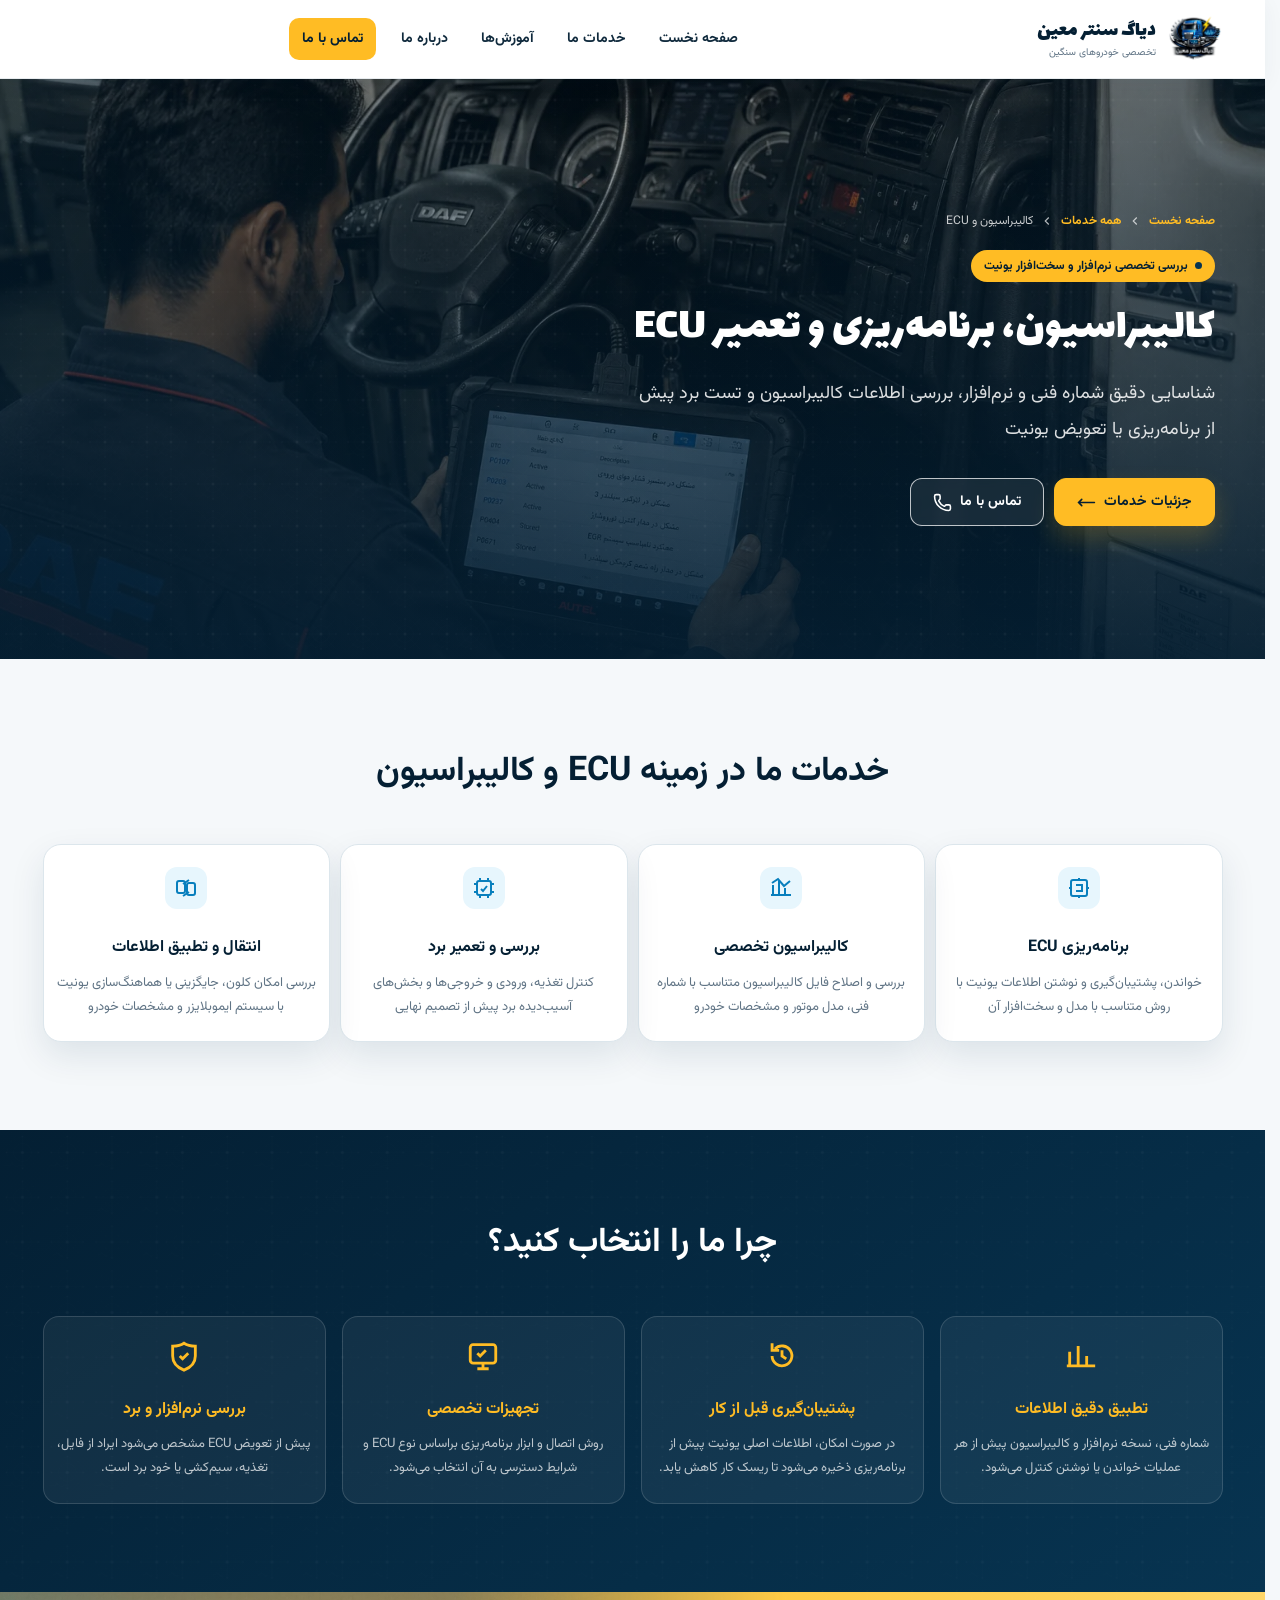
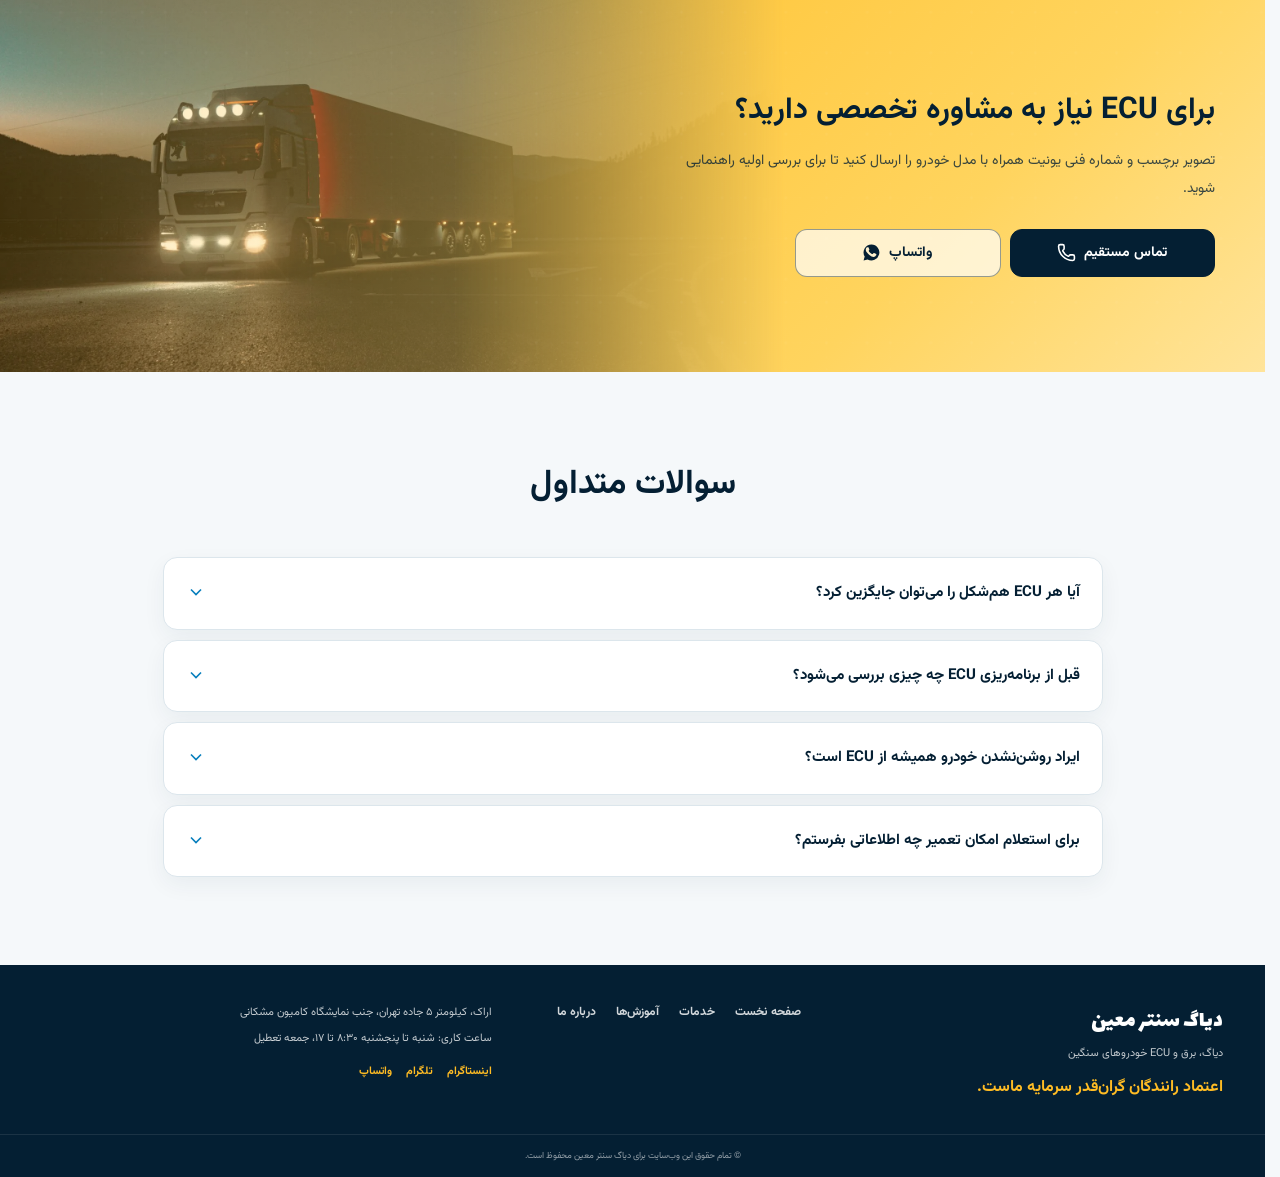
<file: services/ecu-calibration.html>
<!doctype html>
<html lang="fa" dir="rtl">
  <head>
    <meta charset="UTF-8" />
    <meta name="viewport" content="width=device-width, initial-scale=1.0" />
    <meta
      name="description"
      content="کالیبراسیون، برنامه‌ریزی و تعمیر ECU کامیون در اراک؛ بررسی نرم‌افزار، اطلاعات یونیت و ایرادهای برد در دیاگ سنتر معین."
    />
    <link
      rel="canonical"
      href="https://diagcentermoein.ir/services/ecu-calibration.html"
    />
    <meta property="og:locale" content="fa_IR" />
    <meta property="og:type" content="website" />
    <meta property="og:site_name" content="دیاگ سنتر معین" />

    <meta
      property="og:title"
      content="کالیبراسیون و تعمیر ECU کامیون در اراک | دیاگ سنتر معین"
    />

    <meta
      property="og:description"
      content="کالیبراسیون، برنامه‌ریزی و تعمیر ECU کامیون در اراک؛ بررسی نرم‌افزار، اطلاعات یونیت و ایرادهای برد در دیاگ سنتر معین."
    />

    <meta
      property="og:url"
      content="https://diagcentermoein.ir/services/ecu-calibration.html"
    />

    <meta
      property="og:image"
      content="https://diagcentermoein.ir/assets/images/service-imgs/hero-img.webp"
    />

    <meta
      property="og:image:alt"
      content="کالیبراسیون و تعمیر ECU کامیون در دیاگ سنتر معین"
    />

    <meta property="og:image:width" content="1536" />
    <meta property="og:image:height" content="1024" />
    <meta property="og:image:type" content="image/webp" />

    <meta name="twitter:card" content="summary_large_image" />
    <meta name="theme-color" content="#073451" />
    <link
      rel="apple-touch-icon"
      sizes="180x180"
      href="../apple-touch-icon.png"
    />
    <link
      rel="icon"
      type="image/png"
      sizes="32x32"
      href="../favicon-32x32.png"
    />
    <link
      rel="icon"
      type="image/png"
      sizes="16x16"
      href="../favicon-16x16.png"
    />
    <link
      rel="preload"
      as="image"
      href="../assets/images/service-imgs/hero-img.webp"
    />
    <link
      rel="preload"
      href="../assets/fonts/Vazirmatn-Regular.woff2"
      as="font"
      type="font/woff2"
      crossorigin
    />
    <link
      rel="preload"
      href="../assets/fonts/Vazirmatn-Bold.woff2"
      as="font"
      type="font/woff2"
      crossorigin
    />
    <link rel="stylesheet" href="../assets/styles/style.css" />
    <link rel="stylesheet" href="../assets/styles/home.css" />
    <link rel="stylesheet" href="../assets/styles/service.css" />
    <title>کالیبراسیون و تعمیر ECU کامیون در اراک | دیاگ سنتر معین</title>
    <script type="application/ld+json">
      {
        "@context": "https://schema.org",
        "@type": "Service",
        "name": "کالیبراسیون، برنامه‌ریزی و تعمیر ECU خودروهای سنگین",
        "provider": {
          "@type": "AutoRepair",
          "name": "دیاگ سنتر معین",
          "telephone": "+989184903391"
        },
        "areaServed": "اراک",
        "inLanguage": "fa-IR"
      }
    </script>
  </head>
  <body class="home-page service-page service-ecu">
    <div id="main" class="page-wrapper">
      <header class="header home-header">
        <nav aria-label="منوی اصلی" class="navbar home-navbar">
          <button
            class="menu-btn"
            type="button"
            aria-label="باز کردن منو"
            aria-controls="primary-navigation"
            aria-expanded="false"
          >
            <svg
              aria-hidden="true"
              viewBox="0 0 24 24"
              fill="none"
              stroke="currentColor"
              stroke-width="2"
              stroke-linecap="round"
              class="menu-icon"
            >
              <path d="M4 5h16M4 12h16M4 19h16" />
            </svg>
          </button>
          <ul id="primary-navigation" class="nav-list">
            <li class="nav-item nav-close-item">
              <button class="menu-exit" type="button" aria-label="بستن منو">
                <svg
                  aria-hidden="true"
                  viewBox="0 0 24 24"
                  fill="none"
                  stroke="currentColor"
                  stroke-width="2"
                  stroke-linecap="round"
                  class="close-menu-icon"
                >
                  <path d="M18 6 6 18M6 6l12 12" />
                </svg>
              </button>
            </li>
            <li class="nav-item home">
              <a href="/" class="header-nav-link">صفحه نخست</a>
            </li>
            <li class="nav-item">
              <a
                href="allServices.html"
                class="header-nav-link"
                aria-current="page"
                >خدمات ما</a
              >
            </li>
            <li class="nav-item">
              <a href="../articles/index.html" class="header-nav-link"
                >آموزش‌ها</a
              >
            </li>
            <li class="nav-item">
              <a href="/#about-us" class="header-nav-link">درباره ما</a>
            </li>
            <li class="nav-item nav-contact-item">
              <a href="#contact" class="header-nav-link">تماس با ما</a>
            </li>
          </ul>
          <div class="logo-container">
            <a href="/" aria-label="رفتن به صفحه نخست">
              <img
                src="../logo_240-2.webp"
                alt="لوگوی دیاگ سنتر معین"
                width="60"
                height="60"
                class="logo-img"
              />
              <span class="logo-copy"
                ><strong class="logo-text">دیاگ سنتر معین</strong
                ><small>تخصصی خودروهای سنگین</small></span
              >
            </a>
          </div>
        </nav>
      </header>

      <main>
        <section
          class="service-hero service-section"
          aria-labelledby="service-title"
        >
          <div class="hero-overlay"></div>
          <div class="hero-content">
            <nav class="service-breadcrumb" aria-label="مسیر صفحه">
              <a href="/">صفحه نخست</a>

              <svg aria-hidden="true" viewBox="0 0 24 24">
                <path d="m15 18-6-6 6-6"></path>
              </svg>

              <a href="allServices.html">همه خدمات</a>

              <svg aria-hidden="true" viewBox="0 0 24 24">
                <path d="m15 18-6-6 6-6"></path>
              </svg>

              <span aria-current="page">کالیبراسیون و ECU</span>
            </nav>
            <span class="hero-kicker"
              >بررسی تخصصی نرم‌افزار و سخت‌افزار یونیت</span
            >
            <h1 id="service-title">کالیبراسیون، برنامه‌ریزی و تعمیر ECU</h1>
            <p>
              شناسایی دقیق شماره فنی و نرم‌افزار، بررسی اطلاعات کالیبراسیون و
              تست برد پیش از برنامه‌ریزی یا تعویض یونیت
            </p>
            <div class="hero-buttons">
              <a href="#diag-services" class="btn primary"
                >جزئیات خدمات
                <svg
                  aria-hidden="true"
                  viewBox="0 0 24 24"
                  fill="none"
                  stroke="currentColor"
                  stroke-width="2"
                  stroke-linecap="round"
                  class="hero-icon"
                >
                  <path d="M6 8 2 12l4 4M2 12h20" /></svg
              ></a>
              <a href="tel:09184903391" class="btn secondary"
                >تماس با ما
                <svg
                  aria-hidden="true"
                  viewBox="0 0 24 24"
                  fill="none"
                  stroke="currentColor"
                  stroke-width="2"
                  stroke-linecap="round"
                  class="hero-icon"
                >
                  <path
                    d="M13.8 16.6a1 1 0 0 0 1.2-.3l.4-.5A2 2 0 0 1 17 15h3a2 2 0 0 1 2 2v3a2 2 0 0 1-2 2A18 18 0 0 1 2 4a2 2 0 0 1 2-2h3a2 2 0 0 1 2 2v3a2 2 0 0 1-.8 1.6l-.5.4a1 1 0 0 0-.3 1.2 14 14 0 0 0 6.4 6.4"
                  /></svg
              ></a>
            </div>
          </div>
        </section>

        <section id="diag-services" class="diag-services service-section">
          <h2 class="section-title">خدمات ما در زمینه ECU و کالیبراسیون</h2>
          <ul class="diag-services-list">
            <li>
              <div class="item-content">
                <svg
                  aria-hidden="true"
                  viewBox="0 0 24 24"
                  fill="none"
                  stroke="currentColor"
                  stroke-width="2"
                  class="icon"
                >
                  <rect x="4" y="4" width="16" height="16" rx="2" />
                  <path d="M9 9h6v6H9M12 2v2M12 20v2M2 12h2M20 12h2" />
                </svg>
                <h3>برنامه‌ریزی ECU</h3>
                <p>
                  خواندن، پشتیبان‌گیری و نوشتن اطلاعات یونیت با روش متناسب با
                  مدل و سخت‌افزار آن
                </p>
              </div>
            </li>
            <li>
              <div class="item-content">
                <svg
                  aria-hidden="true"
                  viewBox="0 0 24 24"
                  fill="none"
                  stroke="currentColor"
                  stroke-width="2"
                  class="icon"
                >
                  <path d="M4 19V9M10 19V5M16 19v-7M22 19H2" />
                  <path d="m3 7 6-4 6 7 6-5" />
                </svg>
                <h3>کالیبراسیون تخصصی</h3>
                <p>
                  بررسی و اصلاح فایل کالیبراسیون متناسب با شماره فنی، مدل موتور
                  و مشخصات خودرو
                </p>
              </div>
            </li>
            <li>
              <div class="item-content">
                <svg
                  aria-hidden="true"
                  viewBox="0 0 24 24"
                  fill="none"
                  stroke="currentColor"
                  stroke-width="2"
                  class="icon"
                >
                  <path
                    d="M8 2v3M16 2v3M8 19v3M16 19v3M2 8h3M19 8h3M2 16h3M19 16h3"
                  />
                  <rect x="5" y="5" width="14" height="14" rx="2" />
                  <path d="m9 13 2 2 4-5" />
                </svg>
                <h3>بررسی و تعمیر برد</h3>
                <p>
                  کنترل تغذیه، ورودی و خروجی‌ها و بخش‌های آسیب‌دیده برد پیش از
                  تصمیم نهایی
                </p>
              </div>
            </li>
            <li>
              <div class="item-content">
                <svg
                  aria-hidden="true"
                  viewBox="0 0 24 24"
                  fill="none"
                  stroke="currentColor"
                  stroke-width="2"
                  class="icon"
                >
                  <rect x="3" y="5" width="8" height="12" rx="2" />
                  <rect x="13" y="7" width="8" height="12" rx="2" />
                  <path d="m9 20 6-4M15 4 9 8" />
                </svg>
                <h3>انتقال و تطبیق اطلاعات</h3>
                <p>
                  بررسی امکان کلون، جایگزینی یا هماهنگ‌سازی یونیت با سیستم
                  ایموبلایزر و مشخصات خودرو
                </p>
              </div>
            </li>
          </ul>
        </section>

        <section class="why-choose-us service-section">
          <h2 class="section-title">چرا ما را انتخاب کنید؟</h2>
          <ul class="why-choose-list">
            <li class="why-choose-item">
              <svg
                aria-hidden="true"
                viewBox="0 0 24 24"
                fill="none"
                stroke="currentColor"
                stroke-width="2"
                class="why-choose-icon"
              >
                <path d="M4 19V9M10 19V5M16 19v-7M22 19H2" />
              </svg>
              <h3>تطبیق دقیق اطلاعات</h3>
              <p>
                شماره فنی، نسخه نرم‌افزار و کالیبراسیون پیش از هر عملیات خواندن
                یا نوشتن کنترل می‌شود.
              </p>
            </li>
            <li class="why-choose-item">
              <svg
                aria-hidden="true"
                viewBox="0 0 24 24"
                fill="none"
                stroke="currentColor"
                stroke-width="2"
                class="why-choose-icon"
              >
                <path d="M5 12a7 7 0 1 0 2-5M5 3v5h5" />
                <path d="M12 8v4l3 2" />
              </svg>
              <h3>پشتیبان‌گیری قبل از کار</h3>
              <p>
                در صورت امکان، اطلاعات اصلی یونیت پیش از برنامه‌ریزی ذخیره
                می‌شود تا ریسک کار کاهش یابد.
              </p>
            </li>
            <li class="why-choose-item">
              <svg
                aria-hidden="true"
                viewBox="0 0 24 24"
                fill="none"
                stroke="currentColor"
                stroke-width="2"
                class="why-choose-icon"
              >
                <rect x="3" y="4" width="18" height="13" rx="2" />
                <path d="m8 10 2 2 4-4M8 21h8M12 17v4" />
              </svg>
              <h3>تجهیزات تخصصی</h3>
              <p>
                روش اتصال و ابزار برنامه‌ریزی براساس نوع ECU و شرایط دسترسی به
                آن انتخاب می‌شود.
              </p>
            </li>
            <li class="why-choose-item">
              <svg
                aria-hidden="true"
                viewBox="0 0 24 24"
                fill="none"
                stroke="currentColor"
                stroke-width="2"
                class="why-choose-icon"
              >
                <path
                  d="M12 3c3 2 5 2 8 2v7c0 5-3 8-8 10-5-2-8-5-8-10V5c3 0 5 0 8-2Z"
                />
                <path d="m9 12 2 2 4-4" />
              </svg>
              <h3>بررسی نرم‌افزار و برد</h3>
              <p>
                پیش از تعویض ECU مشخص می‌شود ایراد از فایل، تغذیه، سیم‌کشی یا
                خود برد است.
              </p>
            </li>
          </ul>
        </section>

        <section id="contact" class="contact-us service-section">
          <div class="contact-content">
            <h2>برای ECU نیاز به مشاوره تخصصی دارید؟</h2>
            <p>
              تصویر برچسب و شماره فنی یونیت همراه با مدل خودرو را ارسال کنید تا
              برای بررسی اولیه راهنمایی شوید.
            </p>
            <div class="contact-buttons">
              <a href="tel:09184903391" class="btn phone-call"
                >تماس مستقیم
                <svg
                  aria-hidden="true"
                  viewBox="0 0 24 24"
                  fill="none"
                  stroke="currentColor"
                  stroke-width="2"
                  class="contact-icon"
                >
                  <path
                    d="M13.8 16.6a1 1 0 0 0 1.2-.3l.4-.5A2 2 0 0 1 17 15h3a2 2 0 0 1 2 2v3a2 2 0 0 1-2 2A18 18 0 0 1 2 4a2 2 0 0 1 2-2h3a2 2 0 0 1 2 2v3a2 2 0 0 1-.8 1.6l-.5.4a1 1 0 0 0-.3 1.2 14 14 0 0 0 6.4 6.4"
                  /></svg
              ></a>
              <a
                href="https://wa.me/989184903391?text=سلام،%20برای%20برنامه‌ریزی%20یا%20تعمیر%20ECU%20خودرو%20سنگین%20راهنمایی%20می‌خواهم."
                class="btn whatsapp"
                target="_blank"
                rel="noopener noreferrer"
                >واتساپ
                <svg
                  aria-hidden="true"
                  viewBox="0 0 24 24"
                  class="contact-icon"
                >
                  <path
                    d="M12 2a10 10 0 0 0-8.6 15.1L2 22l5-1.3A10 10 0 1 0 12 2Zm5.2 14.1c-.2.7-1.3 1.3-1.8 1.4-.5.1-1.2.2-3.8-.9-3.2-1.4-5.3-4.7-5.5-4.9-.2-.2-1.3-1.7-1.3-3.3 0-1.6.8-2.4 1.1-2.7.3-.3.7-.4 1-.4h.7c.2 0 .5-.1.7.5l.9 2.2c.1.3.1.5 0 .7l-.5.7c-.2.2-.4.4-.2.8.2.3.8 1.3 1.8 2.1 1.2 1.1 2.3 1.5 2.6 1.7.3.2.5.1.7-.1l.9-1.1c.2-.3.5-.3.8-.2l2.1 1c.4.2.6.3.7.5.1.1.1.6-.1 1.3Z"
                  /></svg
              ></a>
            </div>
          </div>
        </section>

        <section class="common-questions service-section">
          <h2 class="section-title">سوالات متداول</h2>
          <ul class="questions-list">
            <li class="question-item">
              <button
                id="question-1"
                type="button"
                class="question-btn"
                aria-expanded="false"
                aria-controls="answer-1"
              >
                <span class="question-title"
                  >آیا هر ECU هم‌شکل را می‌توان جایگزین کرد؟</span
                ><svg
                  aria-hidden="true"
                  viewBox="0 0 24 24"
                  fill="none"
                  stroke="currentColor"
                  stroke-width="2"
                  class="question-icon"
                >
                  <path d="m6 9 6 6 6-6" />
                </svg>
              </button>
              <div
                id="answer-1"
                class="question-answer"
                role="region"
                aria-labelledby="question-1"
              >
                <p>
                  خیر. شماره فنی سخت‌افزار، نسخه نرم‌افزار، کالیبراسیون و
                  اطلاعات امنیتی باید با خودرو سازگار باشند.
                </p>
              </div>
            </li>
            <li class="question-item">
              <button
                id="question-2"
                type="button"
                class="question-btn"
                aria-expanded="false"
                aria-controls="answer-2"
              >
                <span class="question-title"
                  >قبل از برنامه‌ریزی ECU چه چیزی بررسی می‌شود؟</span
                ><svg
                  aria-hidden="true"
                  viewBox="0 0 24 24"
                  fill="none"
                  stroke="currentColor"
                  stroke-width="2"
                  class="question-icon"
                >
                  <path d="m6 9 6 6 6-6" />
                </svg>
              </button>
              <div
                id="answer-2"
                class="question-answer"
                role="region"
                aria-labelledby="question-2"
              >
                <p>
                  تغذیه و ارتباط یونیت، شماره فنی، نسخه فایل و امکان تهیه نسخه
                  پشتیبان از اطلاعات اصلی بررسی می‌شود.
                </p>
              </div>
            </li>
            <li class="question-item">
              <button
                id="question-3"
                type="button"
                class="question-btn"
                aria-expanded="false"
                aria-controls="answer-3"
              >
                <span class="question-title"
                  >ایراد روشن‌نشدن خودرو همیشه از ECU است؟</span
                ><svg
                  aria-hidden="true"
                  viewBox="0 0 24 24"
                  fill="none"
                  stroke="currentColor"
                  stroke-width="2"
                  class="question-icon"
                >
                  <path d="m6 9 6 6 6-6" />
                </svg>
              </button>
              <div
                id="answer-3"
                class="question-answer"
                role="region"
                aria-labelledby="question-3"
              >
                <p>
                  خیر. برق و بدنه، شبکه ارتباطی، ایموبلایزر، سنسورها و بخش‌های
                  دیگر هم می‌توانند مانع روشن‌شدن شوند و باید جداگانه تست شوند.
                </p>
              </div>
            </li>
            <li class="question-item">
              <button
                id="question-4"
                type="button"
                class="question-btn"
                aria-expanded="false"
                aria-controls="answer-4"
              >
                <span class="question-title"
                  >برای استعلام امکان تعمیر چه اطلاعاتی بفرستم؟</span
                ><svg
                  aria-hidden="true"
                  viewBox="0 0 24 24"
                  fill="none"
                  stroke="currentColor"
                  stroke-width="2"
                  class="question-icon"
                >
                  <path d="m6 9 6 6 6-6" />
                </svg>
              </button>
              <div
                id="answer-4"
                class="question-answer"
                role="region"
                aria-labelledby="question-4"
              >
                <p>
                  تصویر واضح برچسب ECU، مدل و سال خودرو، شرح ایراد و سابقه تعمیر
                  یا برنامه‌ریزی قبلی را ارسال کنید.
                </p>
              </div>
            </li>
          </ul>
        </section>
      </main>

      <footer class="home-footer">
        <div class="home-container footer-main">
          <div class="footer-brand">
            <div>
              <strong>دیاگ سنتر معین</strong
              ><span>دیاگ، برق و ECU خودروهای سنگین</span>
            </div>
            <p>اعتماد رانندگان گران‌قدر سرمایه ماست.</p>
          </div>
          <nav aria-label="پیوندهای پایین صفحه" class="footer-links">
            <a href="/">صفحه نخست</a
            ><a href="allServices.html" aria-current="page">خدمات</a
            ><a href="../articles/index.html">آموزش‌ها</a
            ><a href="/#about-us">درباره ما</a>
          </nav>
          <div class="footer-contact">
            <address>
              اراک، کیلومتر ۵ جاده تهران، جنب نمایشگاه کامیون مشکانی
            </address>
            <span>ساعت کاری: شنبه تا پنجشنبه ۸:۳۰ تا ۱۷، جمعه تعطیل</span>
            <div class="footer-socials">
              <a
                href="https://www.instagram.com/diag.center.moein/"
                target="_blank"
                rel="noopener noreferrer"
                aria-label="اینستاگرام دیاگ سنتر معین"
                >اینستاگرام</a
              ><a
                href="https://t.me/Mozed66"
                target="_blank"
                rel="noopener noreferrer"
                aria-label="تلگرام دیاگ سنتر معین"
                >تلگرام</a
              ><a
                href="https://wa.me/989184903391"
                target="_blank"
                rel="noopener noreferrer"
                aria-label="واتساپ دیاگ سنتر معین"
                >واتساپ</a
              >
            </div>
          </div>
        </div>
        <p class="footer-copyright">
          © تمام حقوق این وب‌سایت برای دیاگ سنتر معین محفوظ است.
        </p>
      </footer>
      <button
        class="scroll-top-btn"
        type="button"
        aria-label="بازگشت به ابتدای صفحه"
      >
        <svg aria-hidden="true" viewBox="0 0 24 24" class="scroll-top-icon">
          <path d="m18 15-6-6-6 6" />
        </svg>
      </button>
    </div>
    <script src="../assets/scripts/script.js"></script>
    <!-- Cloudflare Web Analytics -->
    <script
      type="module"
      src="https://static.cloudflareinsights.com/beacon.min.js"
      data-cf-beacon='{"token": "56fc47d534c441e590ab7c59dd5d173a"}'
    ></script>
    <!-- End Cloudflare Web Analytics -->
  </body>
</html>
</file>
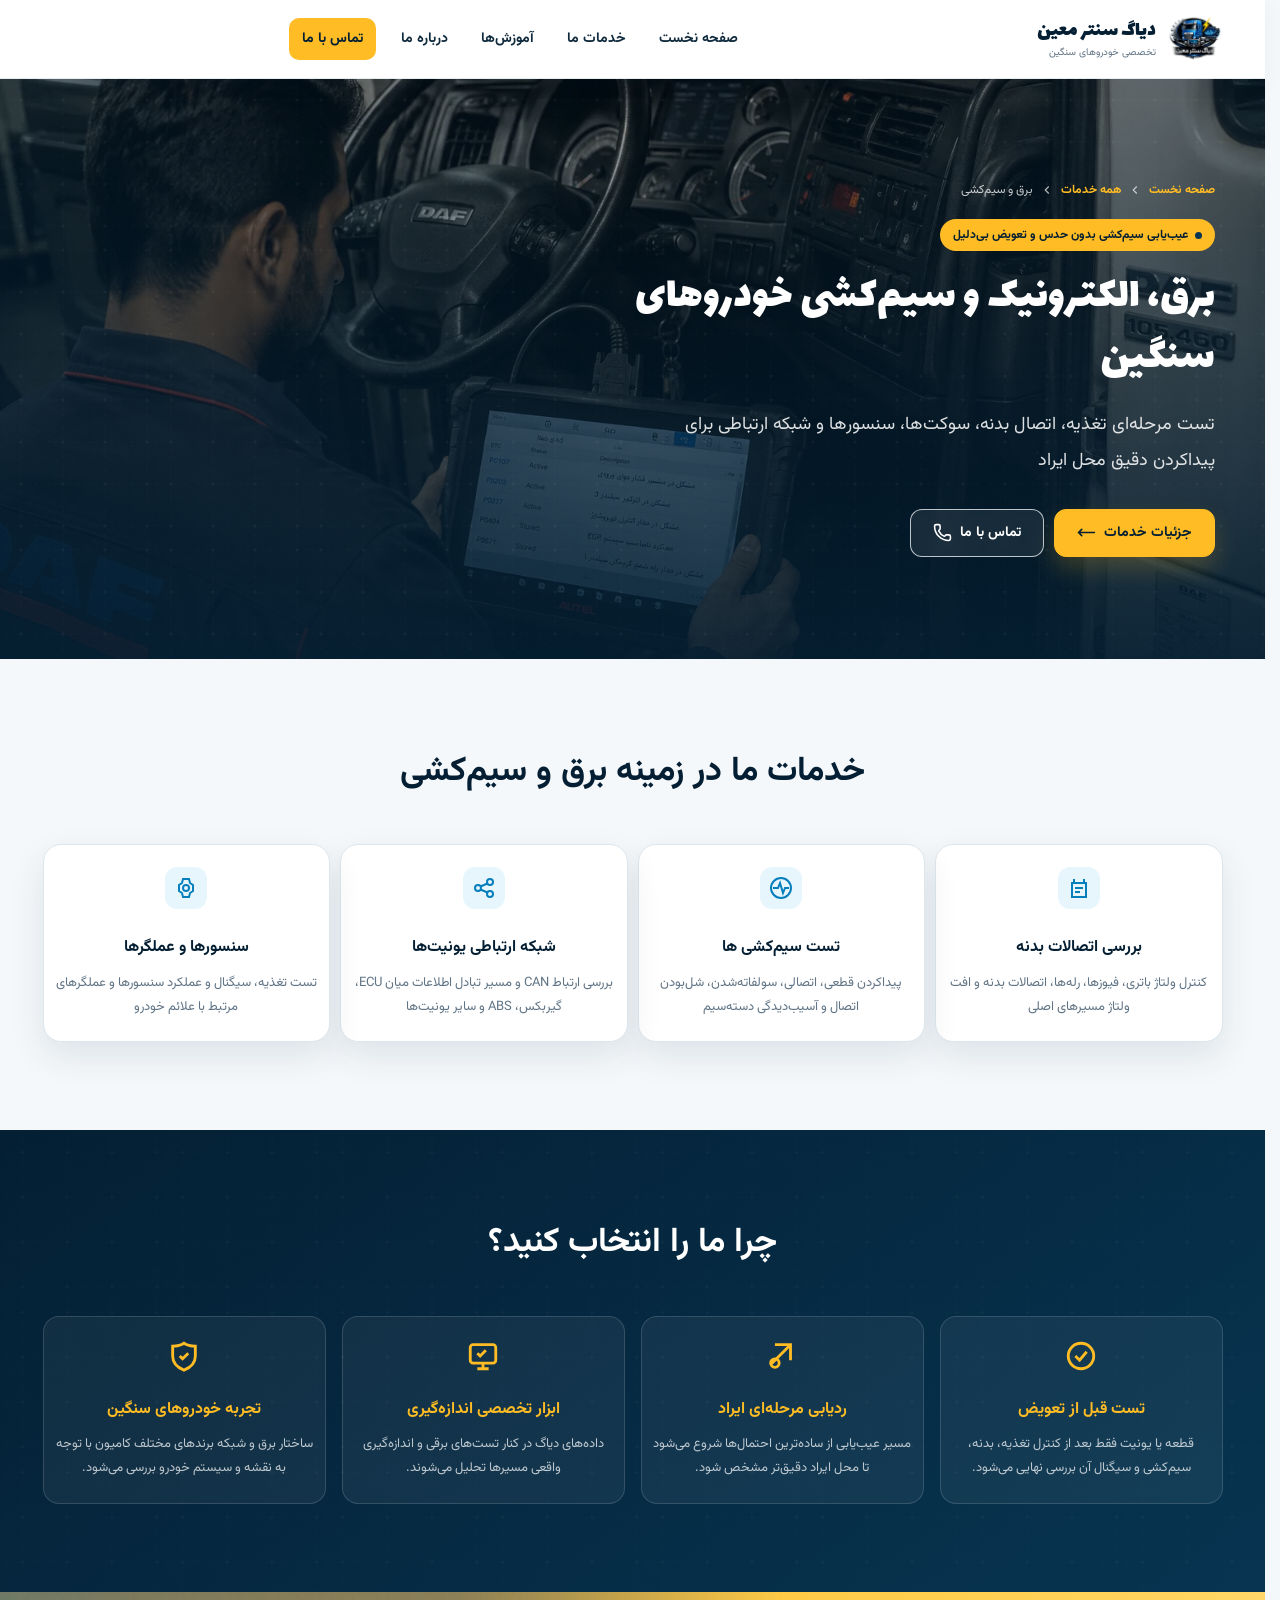
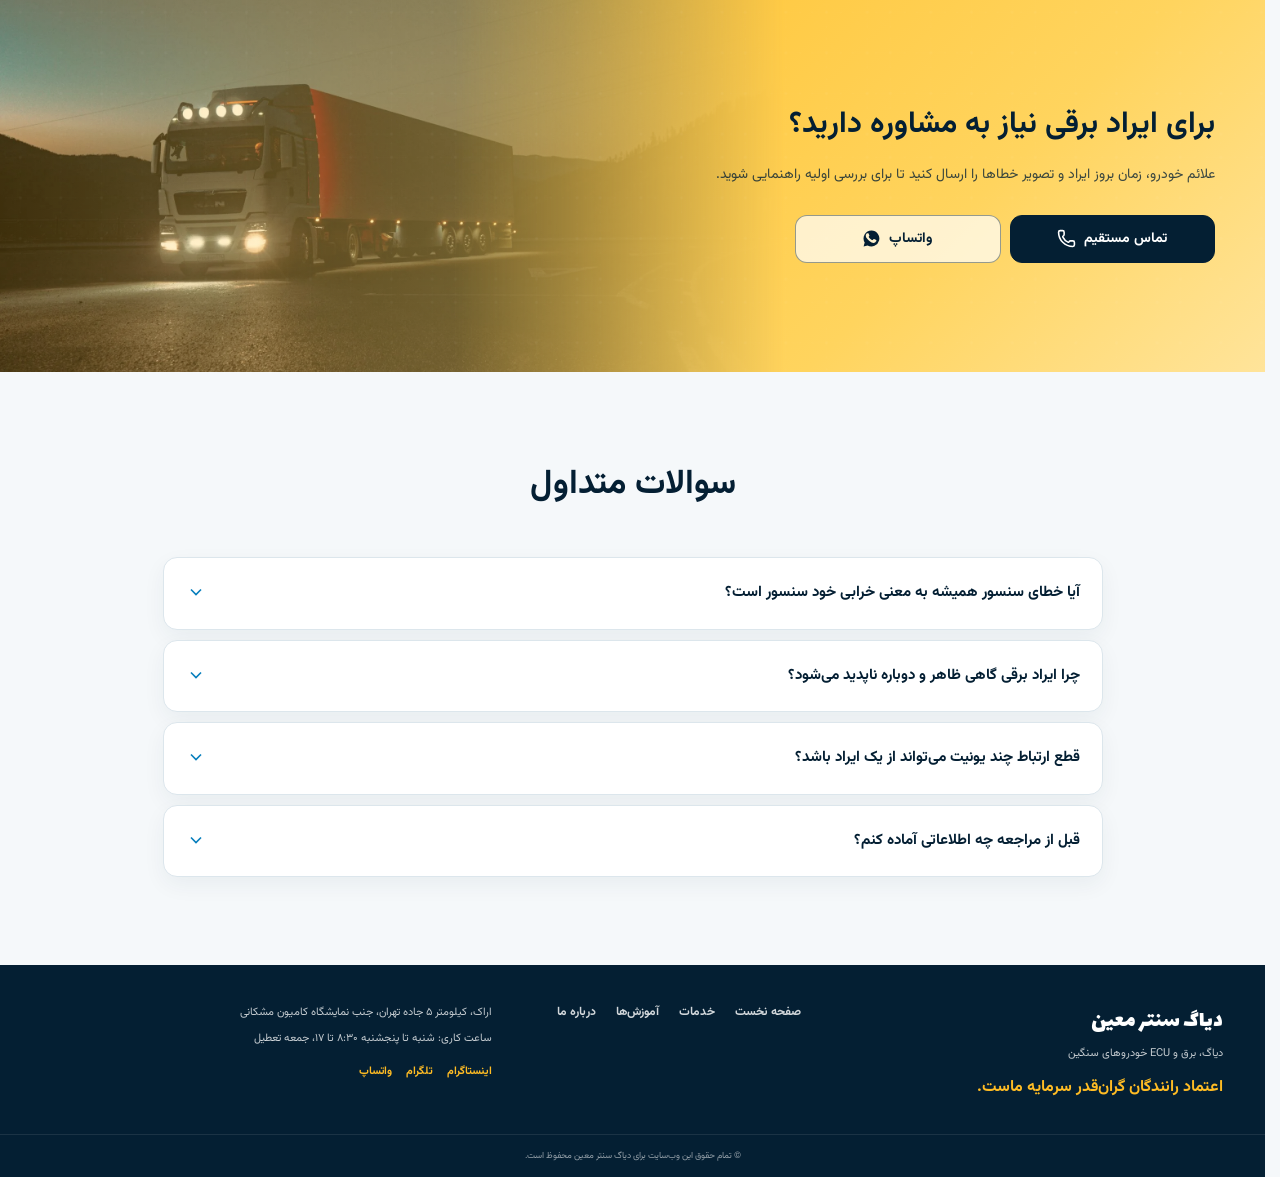
<file: services/electrical.html>
<!doctype html>
<html lang="fa" dir="rtl">
  <head>
    <meta charset="UTF-8" />
    <meta name="viewport" content="width=device-width, initial-scale=1.0" />
    <meta
      name="description"
      content="عیب‌یابی برق، الکترونیک و سیم‌کشی کامیون در اراک؛ بررسی تغذیه، اتصالات، سنسورها و ارتباط یونیت‌ها در دیاگ سنتر معین."
    />
    <link
      rel="canonical"
      href="https://diagcentermoein.ir/services/electrical.html"
    />
    <meta property="og:locale" content="fa_IR" />
    <meta property="og:type" content="website" />
    <meta property="og:site_name" content="دیاگ سنتر معین" />

    <meta
      property="og:title"
      content="برق و سیم‌کشی خودروهای سنگین در اراک | دیاگ سنتر معین"
    />

    <meta
      property="og:description"
      content="عیب‌یابی برق، الکترونیک و سیم‌کشی کامیون در اراک؛ بررسی تغذیه، اتصالات، سنسورها و ارتباط یونیت‌ها در دیاگ سنتر معین."
    />

    <meta
      property="og:url"
      content="https://diagcentermoein.ir/services/electrical.html"
    />

    <meta
      property="og:image"
      content="https://diagcentermoein.ir/assets/images/service-imgs/hero-img.webp"
    />

    <meta
      property="og:image:alt"
      content="عیب‌یابی برق و سیم‌کشی خودروهای سنگین در دیاگ سنتر معین"
    />

    <meta property="og:image:width" content="1536" />
    <meta property="og:image:height" content="1024" />
    <meta property="og:image:type" content="image/webp" />

    <meta name="twitter:card" content="summary_large_image" />
    <meta name="theme-color" content="#073451" />
    <link
      rel="apple-touch-icon"
      sizes="180x180"
      href="../apple-touch-icon.png"
    />
    <link
      rel="icon"
      type="image/png"
      sizes="32x32"
      href="../favicon-32x32.png"
    />
    <link
      rel="icon"
      type="image/png"
      sizes="16x16"
      href="../favicon-16x16.png"
    />
    <link
      rel="preload"
      as="image"
      href="../assets/images/service-imgs/hero-img.webp"
    />
    <link
      rel="preload"
      href="../assets/fonts/Vazirmatn-Regular.woff2"
      as="font"
      type="font/woff2"
      crossorigin
    />
    <link
      rel="preload"
      href="../assets/fonts/Vazirmatn-Bold.woff2"
      as="font"
      type="font/woff2"
      crossorigin
    />
    <link rel="stylesheet" href="../assets/styles/style.css" />
    <link rel="stylesheet" href="../assets/styles/home.css" />
    <link rel="stylesheet" href="../assets/styles/service.css" />
    <title>برق و سیم‌کشی خودروهای سنگین در اراک | دیاگ سنتر معین</title>
    <script type="application/ld+json">
      {
        "@context": "https://schema.org",
        "@type": "Service",
        "name": "برق، الکترونیک و سیم‌کشی خودروهای سنگین",
        "provider": {
          "@type": "AutoRepair",
          "name": "دیاگ سنتر معین",
          "telephone": "+989184903391"
        },
        "areaServed": "اراک",
        "inLanguage": "fa-IR"
      }
    </script>
  </head>
  <body class="home-page service-page service-electrical">
    <div id="main" class="page-wrapper">
      <header class="header home-header">
        <nav aria-label="منوی اصلی" class="navbar home-navbar">
          <button
            class="menu-btn"
            type="button"
            aria-label="باز کردن منو"
            aria-controls="primary-navigation"
            aria-expanded="false"
          >
            <svg
              aria-hidden="true"
              viewBox="0 0 24 24"
              fill="none"
              stroke="currentColor"
              stroke-width="2"
              stroke-linecap="round"
              class="menu-icon"
            >
              <path d="M4 5h16M4 12h16M4 19h16" />
            </svg>
          </button>
          <ul id="primary-navigation" class="nav-list">
            <li class="nav-item nav-close-item">
              <button class="menu-exit" type="button" aria-label="بستن منو">
                <svg
                  aria-hidden="true"
                  viewBox="0 0 24 24"
                  fill="none"
                  stroke="currentColor"
                  stroke-width="2"
                  stroke-linecap="round"
                  class="close-menu-icon"
                >
                  <path d="M18 6 6 18M6 6l12 12" />
                </svg>
              </button>
            </li>
            <li class="nav-item home">
              <a href="/" class="header-nav-link">صفحه نخست</a>
            </li>
            <li class="nav-item">
              <a
                href="allServices.html"
                class="header-nav-link"
                aria-current="page"
                >خدمات ما</a
              >
            </li>
            <li class="nav-item">
              <a href="../articles/index.html" class="header-nav-link"
                >آموزش‌ها</a
              >
            </li>
            <li class="nav-item">
              <a href="/#about-us" class="header-nav-link">درباره ما</a>
            </li>
            <li class="nav-item nav-contact-item">
              <a href="#contact" class="header-nav-link">تماس با ما</a>
            </li>
          </ul>
          <div class="logo-container">
            <a href="/" aria-label="رفتن به صفحه نخست">
              <img
                src="../logo_240-2.webp"
                alt="لوگوی دیاگ سنتر معین"
                width="60"
                height="60"
                class="logo-img"
              />
              <span class="logo-copy"
                ><strong class="logo-text">دیاگ سنتر معین</strong
                ><small>تخصصی خودروهای سنگین</small></span
              >
            </a>
          </div>
        </nav>
      </header>

      <main>
        <section
          class="service-hero service-section"
          aria-labelledby="service-title"
        >
          <div class="hero-overlay"></div>
          <div class="hero-content">
            <nav class="service-breadcrumb" aria-label="مسیر صفحه">
              <a href="/">صفحه نخست</a>

              <svg aria-hidden="true" viewBox="0 0 24 24">
                <path d="m15 18-6-6 6-6"></path>
              </svg>

              <a href="allServices.html">همه خدمات</a>

              <svg aria-hidden="true" viewBox="0 0 24 24">
                <path d="m15 18-6-6 6-6"></path>
              </svg>

              <span aria-current="page">برق و سیم‌کشی</span>
            </nav>
            <span class="hero-kicker"
              >عیب‌یابی سیم‌کشی بدون حدس و تعویض بی‌دلیل</span
            >
            <h1 id="service-title">برق، الکترونیک و سیم‌کشی خودروهای سنگین</h1>
            <p>
              تست مرحله‌ای تغذیه، اتصال بدنه، سوکت‌ها، سنسورها و شبکه ارتباطی
              برای پیداکردن دقیق محل ایراد
            </p>
            <div class="hero-buttons">
              <a href="#diag-services" class="btn primary"
                >جزئیات خدمات
                <svg
                  aria-hidden="true"
                  viewBox="0 0 24 24"
                  fill="none"
                  stroke="currentColor"
                  stroke-width="2"
                  stroke-linecap="round"
                  class="hero-icon"
                >
                  <path d="M6 8 2 12l4 4M2 12h20" /></svg
              ></a>
              <a href="tel:09184903391" class="btn secondary"
                >تماس با ما
                <svg
                  aria-hidden="true"
                  viewBox="0 0 24 24"
                  fill="none"
                  stroke="currentColor"
                  stroke-width="2"
                  stroke-linecap="round"
                  class="hero-icon"
                >
                  <path
                    d="M13.8 16.6a1 1 0 0 0 1.2-.3l.4-.5A2 2 0 0 1 17 15h3a2 2 0 0 1 2 2v3a2 2 0 0 1-2 2A18 18 0 0 1 2 4a2 2 0 0 1 2-2h3a2 2 0 0 1 2 2v3a2 2 0 0 1-.8 1.6l-.5.4a1 1 0 0 0-.3 1.2 14 14 0 0 0 6.4 6.4"
                  /></svg
              ></a>
            </div>
          </div>
        </section>

        <section id="diag-services" class="diag-services service-section">
          <h2 class="section-title">خدمات ما در زمینه برق و سیم‌کشی</h2>
          <ul class="diag-services-list">
            <li>
              <div class="item-content">
                <svg
                  aria-hidden="true"
                  viewBox="0 0 24 24"
                  fill="none"
                  stroke="currentColor"
                  stroke-width="2"
                  class="icon"
                >
                  <path d="M7 3v4M17 3v4M5 7h14v14H5zM8 12h8M8 16h5" />
                </svg>
                <h3>بررسی اتصالات بدنه</h3>
                <p>
                  کنترل ولتاژ باتری، فیوزها، رله‌ها، اتصالات بدنه و افت ولتاژ
                  مسیرهای اصلی
                </p>
              </div>
            </li>
            <li>
              <div class="item-content">
                <svg
                  aria-hidden="true"
                  viewBox="0 0 24 24"
                  fill="none"
                  stroke="currentColor"
                  stroke-width="2"
                  class="icon"
                >
                  <path d="M4 12h5l2-5 3 10 2-5h4" />
                  <circle cx="12" cy="12" r="10" />
                </svg>
                <h3>تست سیم‌کشی ها</h3>
                <p>
                  پیداکردن قطعی، اتصالی، سولفاته‌شدن، شل‌بودن اتصال و آسیب‌دیدگی
                  دسته‌سیم
                </p>
              </div>
            </li>
            <li>
              <div class="item-content">
                <svg
                  aria-hidden="true"
                  viewBox="0 0 24 24"
                  fill="none"
                  stroke="currentColor"
                  stroke-width="2"
                  class="icon"
                >
                  <circle cx="6" cy="12" r="3" />
                  <circle cx="18" cy="6" r="3" />
                  <circle cx="18" cy="18" r="3" />
                  <path d="m8.5 10.5 7-3M8.5 13.5l7 3" />
                </svg>
                <h3>شبکه ارتباطی یونیت‌ها</h3>
                <p>
                  بررسی ارتباط CAN و مسیر تبادل اطلاعات میان ECU، گیربکس، ABS و
                  سایر یونیت‌ها
                </p>
              </div>
            </li>
            <li>
              <div class="item-content">
                <svg
                  aria-hidden="true"
                  viewBox="0 0 24 24"
                  fill="none"
                  stroke="currentColor"
                  stroke-width="2"
                  class="icon"
                >
                  <path d="M9 3h6l1 4 3 2v6l-3 2-1 4H9l-1-4-3-2V9l3-2z" />
                  <circle cx="12" cy="12" r="3" />
                </svg>
                <h3>سنسورها و عملگرها</h3>
                <p>
                  تست تغذیه، سیگنال و عملکرد سنسورها و عملگرهای مرتبط با علائم
                  خودرو
                </p>
              </div>
            </li>
          </ul>
        </section>

        <section class="why-choose-us service-section">
          <h2 class="section-title">چرا ما را انتخاب کنید؟</h2>
          <ul class="why-choose-list">
            <li class="why-choose-item">
              <svg
                aria-hidden="true"
                viewBox="0 0 24 24"
                fill="none"
                stroke="currentColor"
                stroke-width="2"
                class="why-choose-icon"
              >
                <circle cx="12" cy="12" r="9" />
                <path d="m8 12 3 3 5-6" />
              </svg>
              <h3>تست قبل از تعویض</h3>
              <p>
                قطعه یا یونیت فقط بعد از کنترل تغذیه، بدنه، سیم‌کشی و سیگنال آن
                بررسی نهایی می‌شود.
              </p>
            </li>
            <li class="why-choose-item">
              <svg
                aria-hidden="true"
                viewBox="0 0 24 24"
                fill="none"
                stroke="currentColor"
                stroke-width="2"
                class="why-choose-icon"
              >
                <path d="M4 18 18 4M7 4h11v11" />
                <circle cx="7" cy="17" r="3" />
              </svg>
              <h3>ردیابی مرحله‌ای ایراد</h3>
              <p>
                مسیر عیب‌یابی از ساده‌ترین احتمال‌ها شروع می‌شود تا محل ایراد
                دقیق‌تر مشخص شود.
              </p>
            </li>
            <li class="why-choose-item">
              <svg
                aria-hidden="true"
                viewBox="0 0 24 24"
                fill="none"
                stroke="currentColor"
                stroke-width="2"
                class="why-choose-icon"
              >
                <rect x="3" y="4" width="18" height="13" rx="2" />
                <path d="m8 10 2 2 4-4M8 21h8M12 17v4" />
              </svg>
              <h3>ابزار تخصصی اندازه‌گیری</h3>
              <p>
                داده‌های دیاگ در کنار تست‌های برقی و اندازه‌گیری واقعی مسیرها
                تحلیل می‌شوند.
              </p>
            </li>
            <li class="why-choose-item">
              <svg
                aria-hidden="true"
                viewBox="0 0 24 24"
                fill="none"
                stroke="currentColor"
                stroke-width="2"
                class="why-choose-icon"
              >
                <path
                  d="M12 3c3 2 5 2 8 2v7c0 5-3 8-8 10-5-2-8-5-8-10V5c3 0 5 0 8-2Z"
                />
                <path d="m9 12 2 2 4-4" />
              </svg>
              <h3>تجربه خودروهای سنگین</h3>
              <p>
                ساختار برق و شبکه برندهای مختلف کامیون با توجه به نقشه و سیستم
                خودرو بررسی می‌شود.
              </p>
            </li>
          </ul>
        </section>

        <section id="contact" class="contact-us service-section">
          <div class="contact-content">
            <h2>برای ایراد برقی نیاز به مشاوره دارید؟</h2>
            <p>
              علائم خودرو، زمان بروز ایراد و تصویر خطاها را ارسال کنید تا برای
              بررسی اولیه راهنمایی شوید.
            </p>
            <div class="contact-buttons">
              <a href="tel:09184903391" class="btn phone-call"
                >تماس مستقیم
                <svg
                  aria-hidden="true"
                  viewBox="0 0 24 24"
                  fill="none"
                  stroke="currentColor"
                  stroke-width="2"
                  class="contact-icon"
                >
                  <path
                    d="M13.8 16.6a1 1 0 0 0 1.2-.3l.4-.5A2 2 0 0 1 17 15h3a2 2 0 0 1 2 2v3a2 2 0 0 1-2 2A18 18 0 0 1 2 4a2 2 0 0 1 2-2h3a2 2 0 0 1 2 2v3a2 2 0 0 1-.8 1.6l-.5.4a1 1 0 0 0-.3 1.2 14 14 0 0 0 6.4 6.4"
                  /></svg
              ></a>
              <a
                href="https://wa.me/989184903391?text=سلام،%20برای%20برق%20و%20سیم‌کشی%20خودرو%20سنگین%20راهنمایی%20می‌خواهم."
                class="btn whatsapp"
                target="_blank"
                rel="noopener noreferrer"
                >واتساپ
                <svg
                  aria-hidden="true"
                  viewBox="0 0 24 24"
                  class="contact-icon"
                >
                  <path
                    d="M12 2a10 10 0 0 0-8.6 15.1L2 22l5-1.3A10 10 0 1 0 12 2Zm5.2 14.1c-.2.7-1.3 1.3-1.8 1.4-.5.1-1.2.2-3.8-.9-3.2-1.4-5.3-4.7-5.5-4.9-.2-.2-1.3-1.7-1.3-3.3 0-1.6.8-2.4 1.1-2.7.3-.3.7-.4 1-.4h.7c.2 0 .5-.1.7.5l.9 2.2c.1.3.1.5 0 .7l-.5.7c-.2.2-.4.4-.2.8.2.3.8 1.3 1.8 2.1 1.2 1.1 2.3 1.5 2.6 1.7.3.2.5.1.7-.1l.9-1.1c.2-.3.5-.3.8-.2l2.1 1c.4.2.6.3.7.5.1.1.1.6-.1 1.3Z"
                  /></svg
              ></a>
            </div>
          </div>
        </section>

        <section class="common-questions service-section">
          <h2 class="section-title">سوالات متداول</h2>
          <ul class="questions-list">
            <li class="question-item">
              <button
                id="question-1"
                type="button"
                class="question-btn"
                aria-expanded="false"
                aria-controls="answer-1"
              >
                <span class="question-title"
                  >آیا خطای سنسور همیشه به معنی خرابی خود سنسور است؟</span
                ><svg
                  aria-hidden="true"
                  viewBox="0 0 24 24"
                  fill="none"
                  stroke="currentColor"
                  stroke-width="2"
                  class="question-icon"
                >
                  <path d="m6 9 6 6 6-6" />
                </svg>
              </button>
              <div
                id="answer-1"
                class="question-answer"
                role="region"
                aria-labelledby="question-1"
              >
                <p>
                  خیر. قطعی یا اتصالی سیم‌کشی، تغذیه نامناسب، اتصال بدنه ضعیف یا
                  مشکل ارتباطی هم می‌تواند خطای سنسور ایجاد کند.
                </p>
              </div>
            </li>
            <li class="question-item">
              <button
                id="question-2"
                type="button"
                class="question-btn"
                aria-expanded="false"
                aria-controls="answer-2"
              >
                <span class="question-title"
                  >چرا ایراد برقی گاهی ظاهر و دوباره ناپدید می‌شود؟</span
                ><svg
                  aria-hidden="true"
                  viewBox="0 0 24 24"
                  fill="none"
                  stroke="currentColor"
                  stroke-width="2"
                  class="question-icon"
                >
                  <path d="m6 9 6 6 6-6" />
                </svg>
              </button>
              <div
                id="answer-2"
                class="question-answer"
                role="region"
                aria-labelledby="question-2"
              >
                <p>
                  اتصال ضعیف، لرزش، رطوبت، تغییر دما یا آسیب داخلی سیم می‌تواند
                  باعث ایرادهای مقطعی شود. بررسی شرایط بروز ایراد به تشخیص کمک
                  می‌کند.
                </p>
              </div>
            </li>
            <li class="question-item">
              <button
                id="question-3"
                type="button"
                class="question-btn"
                aria-expanded="false"
                aria-controls="answer-3"
              >
                <span class="question-title"
                  >قطع ارتباط چند یونیت می‌تواند از یک ایراد باشد؟</span
                ><svg
                  aria-hidden="true"
                  viewBox="0 0 24 24"
                  fill="none"
                  stroke="currentColor"
                  stroke-width="2"
                  class="question-icon"
                >
                  <path d="m6 9 6 6 6-6" />
                </svg>
              </button>
              <div
                id="answer-3"
                class="question-answer"
                role="region"
                aria-labelledby="question-3"
              >
                <p>
                  بله. مشکل تغذیه مشترک یا اختلال در شبکه ارتباطی می‌تواند
                  هم‌زمان چند یونیت را از دسترس خارج کند.
                </p>
              </div>
            </li>
            <li class="question-item">
              <button
                id="question-4"
                type="button"
                class="question-btn"
                aria-expanded="false"
                aria-controls="answer-4"
              >
                <span class="question-title"
                  >قبل از مراجعه چه اطلاعاتی آماده کنم؟</span
                ><svg
                  aria-hidden="true"
                  viewBox="0 0 24 24"
                  fill="none"
                  stroke="currentColor"
                  stroke-width="2"
                  class="question-icon"
                >
                  <path d="m6 9 6 6 6-6" />
                </svg>
              </button>
              <div
                id="answer-4"
                class="question-answer"
                role="region"
                aria-labelledby="question-4"
              >
                <p>
                  مدل خودرو، علائم دقیق، زمان بروز مشکل، تعمیرات قبلی و تصویر
                  خطاهای دیاگ برای بررسی اولیه مفید هستند.
                </p>
              </div>
            </li>
          </ul>
        </section>
      </main>

      <footer class="home-footer">
        <div class="home-container footer-main">
          <div class="footer-brand">
            <div>
              <strong>دیاگ سنتر معین</strong
              ><span>دیاگ، برق و ECU خودروهای سنگین</span>
            </div>
            <p>اعتماد رانندگان گران‌قدر سرمایه ماست.</p>
          </div>
          <nav aria-label="پیوندهای پایین صفحه" class="footer-links">
            <a href="/">صفحه نخست</a
            ><a href="allServices.html" aria-current="page">خدمات</a
            ><a href="../articles/index.html">آموزش‌ها</a
            ><a href="/#about-us">درباره ما</a>
          </nav>
          <div class="footer-contact">
            <address>
              اراک، کیلومتر ۵ جاده تهران، جنب نمایشگاه کامیون مشکانی
            </address>
            <span>ساعت کاری: شنبه تا پنجشنبه ۸:۳۰ تا ۱۷، جمعه تعطیل</span>
            <div class="footer-socials">
              <a
                href="https://www.instagram.com/diag.center.moein/"
                target="_blank"
                rel="noopener noreferrer"
                aria-label="اینستاگرام دیاگ سنتر معین"
                >اینستاگرام</a
              ><a
                href="https://t.me/Mozed66"
                target="_blank"
                rel="noopener noreferrer"
                aria-label="تلگرام دیاگ سنتر معین"
                >تلگرام</a
              ><a
                href="https://wa.me/989184903391"
                target="_blank"
                rel="noopener noreferrer"
                aria-label="واتساپ دیاگ سنتر معین"
                >واتساپ</a
              >
            </div>
          </div>
        </div>
        <p class="footer-copyright">
          © تمام حقوق این وب‌سایت برای دیاگ سنتر معین محفوظ است.
        </p>
      </footer>
      <button
        class="scroll-top-btn"
        type="button"
        aria-label="بازگشت به ابتدای صفحه"
      >
        <svg aria-hidden="true" viewBox="0 0 24 24" class="scroll-top-icon">
          <path d="m18 15-6-6-6 6" />
        </svg>
      </button>
    </div>
    <script src="../assets/scripts/script.js"></script>
    <!-- Cloudflare Web Analytics -->
    <script
      type="module"
      src="https://static.cloudflareinsights.com/beacon.min.js"
      data-cf-beacon='{"token": "56fc47d534c441e590ab7c59dd5d173a"}'
    ></script>
    <!-- End Cloudflare Web Analytics -->
  </body>
</html>
</file>
<file: assets/styles/style.css>
@font-face {
  font-family: "vazir";
  src: url("../fonts/Vazirmatn-Regular.woff2") format("woff2");
  font-weight: 400;
  font-display: swap;
}
@font-face {
  font-family: "vazir";
  src: url("../fonts/Vazirmatn-Bold.woff2") format("woff2");
  font-weight: 700;
  font-display: swap;
}

@font-face {
  font-family: "lalehzar";
  src: url("../fonts/Lalezar-Regular.woff2") format("woff2");
  font-display: swap;
}

/* CSS variables */
:root {
  /* Colors */
  --dark-blue: #006ba6;
  --light-blue: #0496ff;
  --yellow: #ffbc42;
  --dark-pink: #d81159;
  --dark-purple: #8f2d56;
  --white: #fafafa;
  --black: #111;
}

/* Globally */
* {
  margin: 0;
  padding: 0;
  box-sizing: border-box;
}

html {
  scrollbar-gutter: stable;
  scroll-behavior: smooth;
  html {
    scroll-padding-top: 95px;
  }
}

body {
  font-family: "vazir";
  direction: rtl;
}

body.show-mobile-menu header::before {
  content: "";
  position: fixed;
  left: 0;
  top: 0;
  height: 100%;
  width: 100%;
  backdrop-filter: blur(5px);
  background: rgba(0, 0, 0, 0.5);
  z-index: 2;
}

body.show-mobile-menu {
  overflow: hidden;
}

button {
  background: none;
  border: none;
  cursor: pointer;
}

a {
  text-decoration: none;
  transition: 0.3s ease;
}

ul {
  list-style-type: none;
}

button,
input,
textarea {
  font-family: inherit;
}

.page-wrapper {
  position: relative;
}

.section {
  transition:
    transform 1s,
    opacity 1s;
}

.section-hidden {
  opacity: 0;
  transform: translateY(5rem);
}

/* Remove the blue tap highlight from interactive elements */
a,
button,
[role="button"],
input,
select,
textarea,
summary {
  -webkit-tap-highlight-color: transparent;
}

/* Remove the default focus style when clicking or tapping */
a:focus:not(:focus-visible),
button:focus:not(:focus-visible),
[role="button"]:focus:not(:focus-visible),
input:focus:not(:focus-visible),
select:focus:not(:focus-visible),
textarea:focus:not(:focus-visible),
summary:focus:not(:focus-visible) {
  outline: none;
  box-shadow: none;
}

/* Prevent text selection on links and buttons */
a,
button,
[role="button"],
summary {
  -webkit-user-select: none;
  user-select: none;
}

/* mobile styles */

/* Navbar styling */
header .navbar {
  position: relative;
  display: flex;
  align-items: center;
  justify-content: space-between;
  background-color: var(--white);
  padding: 5px 10px;
}

header .navbar .menu-btn .menu-icon {
  width: 25px;
  height: 25px;
  transition: 0.3s ease;
  color: var(--yellow);
  vertical-align: middle;
}

header .navbar .nav-list {
  position: fixed;
  right: -230px;
  top: 0;
  width: 230px;
  height: 100%;
  display: flex;
  flex-direction: column;
  padding: 60px 20px 0 0;
  gap: 40px;
  background: var(--yellow);
  transition: right 0.3s ease;
  border-top-left-radius: 10px;
  border-bottom-left-radius: 10px;
  z-index: 2;
}

body.show-mobile-menu .navbar .nav-list {
  right: 0;
}

header .navbar .nav-list .menu-exit .close-menu-icon {
  position: absolute;
  top: 15px;
  right: 15px;
  width: 25px;
  height: 25px;
}

header .navbar .nav-list .menu-exit .close-menu-icon:hover,
header .navbar .nav-list .menu-exit .close-menu-icon:active {
  color: red;
}

header .navbar .nav-list .header-nav-link {
  display: flex;
  justify-content: flex-start;
  align-items: center;
  gap: 5px;
}

header .navbar .nav-list .nav-icon {
  width: 16px;
  height: 16px;
  transition: 0.3s ease;
}

header .navbar .nav-list .nav-item a {
  color: var(--black);
  font-size: 15px;
}

header .navbar .nav-list .nav-item:active,
header .navbar .nav-list .nav-item a:active {
  color: var(--white);
}

header .navbar .logo-container a {
  display: flex;
  align-items: center;
}

header .navbar .logo-container .logo-img {
  width: 60px;
  height: auto;
}

header .navbar .logo-container .logo-text {
  font-family: "lalehzar";
  font-size: 20px;
  color: var(--black);
}

/* Hero section styling */
.hero-section {
  margin: 0 auto;
}

.hero-section .img-wrapper {
  text-align: center;
}

.hero-section .img-wrapper img {
  width: 100%;
  height: auto;
  border-bottom-left-radius: 10px;
  border-bottom-right-radius: 10px;
  filter: grayscale(20%);
}

.hero-section .hero-content {
  text-align: center;
  margin-top: 20px;
  padding: 0 25px;
}

.hero-section .hero-content .hero-title {
  font-size: 22px;
  font-family: "lalehzar";
  margin-bottom: 15px;
}

.hero-section .hero-content .hero-context {
  font-size: 14px;
  line-height: 28px;
  margin-bottom: 50px;
}

.hero-section .hero-content .contact-us-btn {
  background: var(--yellow);
  padding: 10px 22px;
  border-radius: 8px;
  font-size: 14px;
  font-weight: 600;
  color: var(--black);
  border: 1px solid var(--yellow);
}

.hero-section .hero-content .contact-us-btn:hover,
.hero-section .hero-content .contact-us-btn:active {
  background-color: var(--white);
  color: var(--yellow);
}

/* About section styling */
.about-section {
  margin: 50px 10px;
  text-align: center;
  border-radius: 10px;
  box-shadow: rgba(0, 0, 0, 0.24) 0px 3px 8px;
}

.about-section .about-wrapper {
  padding: 15px 25px;
}

.about-section .img-container {
  margin-bottom: 10px;
}

.about-section .img-container img {
  width: 68%;
  height: auto;
  border: 3px solid var(--yellow);
  padding: 5px;
  border-radius: 50%;
  object-fit: cover;
  filter: grayscale(20%);
}

.about-section .about-content .about-context {
  font-size: 14px;
  line-height: 30px;
  margin-bottom: 20px;
}

.about-section .about-content .about-us-desktop-btn {
  display: none;
}

.about-section .about-us-btn {
  background: var(--dark-purple);
  display: inline-block;
  width: 100%;
  padding: 12px 0;
  border: 1px solid var(--dark-purple);
  border-bottom-left-radius: 8px;
  border-bottom-right-radius: 8px;
  font-size: 15px;
  color: var(--white);
}

.about-section .about-content .about-us-btn:active,
.about-section .about-content .about-us-btn:hover {
  background: var(--white);
  color: var(--dark-purple);
}

/* Card styling*/
.card {
  display: flex;
  flex: 0 0 100%;
  flex-direction: column;
  height: 100%;
  transition: 0.3s ease;
  border-radius: 20px;
  box-shadow: rgba(0, 0, 0, 0.24) 0px 3px 8px;
  text-align: center;
  justify-content: space-between;
}

.card-img {
  width: 100%;
  display: block;
}

.card-img img {
  width: 100%;
  height: auto;
  filter: grayscale(30%);
  border-top-left-radius: 8px;
  border-top-right-radius: 8px;
}

.card-title {
  font-size: 18px;
  margin: 10px 0 15px;
  line-height: 30px;
}

.card--article .card-content {
  flex: 1;
}

.card-content--service {
  display: flex;
  flex-direction: column;
  font-size: 14px;
  padding: 0 20px;
  line-height: 30px;
  list-style-type: none;
  text-align: right;
}

.card-content--service li {
  display: flex;
  align-items: flex-start;
  gap: 5px;
}

.card-content--service li::before {
  content: "✓";
  flex-shrink: 0;
  color: darkblue;
  font-weight: 700;
  margin-left: 10px;
}

.card .card-link {
  display: inline-block;
  margin-top: 30px;
  background: var(--dark-blue);
  width: 100%;
  height: 50px;
  padding-top: 10px;
  font-size: 14px;
  font-weight: 600;
  text-align: center;
  border: 1px solid var(--dark-blue);
  border-bottom-left-radius: 8px;
  border-bottom-right-radius: 8px;
  transition: 0.3s ease;
  color: var(--white);
}

.card .card-link:hover,
.card .card-link:active {
  background: var(--white);
  color: var(--dark-blue);
}

/* Services section styling */

.section-title {
  width: 100%;
  text-align: center;
  font-size: 18px;
  margin-bottom: 15px;
}

.services-list,
.articles-list {
  margin: 0 10px 70px;
}

.services-section .services-list {
  display: grid;
  grid-template-columns: 1fr;
  gap: 20px;
  justify-content: center;
}

/* Article section styling */
.articles-list {
  display: grid;
  grid-template-columns: 1fr;
  gap: 10px;
}

.card--article .card-img img {
  aspect-ratio: 16 / 9;
  object-fit: cover;
}

.card--article .card-title {
  padding: 0 20px;
}

.article-excerpt {
  padding: 20px 30px;
  line-height: 24px;
  text-align: center;
}

.card--article .card-link {
  background: var(--dark-pink);
  border: 1px solid var(--dark-pink);
}

.card--article .card-link:hover,
.card--article .card-link:active {
  background: var(--white);
  color: var(--dark-pink);
}

.article-meta {
  text-align: right;
  padding-right: 50px;
  color: gray;
}

/* Footer section styling */
footer.footer-section {
  background: #f2f2f2;
}

.footer-section .footer-wrapper {
  width: 100%;
  display: flex;
  flex-direction: column;
  align-items: center;
  gap: 20px;
  padding: 40px 25px 10px;
}

.footer-section .footer-wrapper .footer-nav-list {
  display: flex;
  flex-direction: column;
  gap: 10px;
  align-items: center;
}

.footer-section .footer-wrapper .footer-nav-list a {
  color: var(--black);
  font-size: 14px;
  font-weight: 600;
}

.footer-section .footer-wrapper .footer-nav-list a:hover,
.footer-section .footer-wrapper .footer-nav-list a:active {
  color: var(--dark-pink);
}

.footer-section .footer-wrapper .contact-list {
  display: flex;
  flex-direction: column;
  gap: 10px;
  margin-top: 10px;
}

.footer-section .footer-wrapper .contact-list li {
  font-size: 12px;
}

.footer-section .footer-wrapper .contact-list .footer-contact-icon {
  color: var(--dark-pink);
  width: 14px;
  height: 14px;
  margin-left: 5px;
}

.footer-section .footer-wrapper .contact-list address.address {
  font-family: "vazir";
}

.footer-section .footer-wrapper .contact-list .phone-num {
  font-size: 15px;
  color: var(--dark-pink);
  padding-right: 10px;
  font-weight: 600;
}

.footer-section .footer-wrapper .contact-list .phone-num:active,
.footer-section .footer-wrapper .social i:active {
  color: var(--yellow);
}

.footer-section .footer-wrapper .social {
  margin-top: 15px;
  display: flex;
  gap: 10px;
}

.footer-section .footer-wrapper .social .footer-social-icon {
  width: 16px;
  height: 16px;
  fill: var(--dark-pink);
  margin-right: 8px;
}

.footer-section .footer-wrapper .slogan {
  font-family: "lalehzar";
  margin-top: 15px;
  text-align: center;
  font-size: 15px;
}

p.copy-right {
  text-align: center;
  font-size: 10px;
  color: var(--dark-pink);
  padding-bottom: 10px;
}
p.copy-right .copy-right-icon {
  width: 8px;
  height: 8px;
  vertical-align: middle;
}

.scroll-top-btn {
  position: fixed;
  bottom: 10px;
  right: 10px;
  width: 50px;
  height: 50px;
  opacity: 0;
  pointer-events: none;
  border: 2px solid var(--dark-pink);
  border-radius: 50%;
  text-align: center;
  align-content: center;
  background: white;
  transform: translateY(15px);
  transition:
    opacity 0.3s ease,
    transform 0.3s ease;
}

.scroll-top-btn .scroll-top-icon {
  width: 24px;
  height: 24px;
  color: var(--dark-pink);
}

.scroll-top-btn.show {
  opacity: 1;
  background: none;
  transform: translateY(0);
  pointer-events: auto;
  z-index: 5;
}

/* media screen for 768xp width */
@media screen and (min-width: 768px) and (max-width: 1023.99px) {
  html {
    scroll-padding-top: 70px;
  }
  main {
    margin: 0 20px;
  }

  .section-title {
    font-size: 22px;
  }

  /* header section styling */
  header .navbar {
    justify-content: space-between;
    padding: 0 10px;
  }

  .navbar .menu-btn {
    display: none;
  }

  header .navbar .nav-list {
    position: static;
    display: flex;
    flex-direction: row;
    justify-content: flex-start;
    width: 70%;
    transform: none;
    background: none;
    padding: 10px 0;
    gap: 15px;
  }

  header .navbar .nav-list .nav-item {
    color: var(--black);
  }

  header .navbar .nav-list .nav-item a:hover,
  header .navbar .nav-list .nav-item a:active {
    color: var(--yellow);
    cursor: pointer;
  }

  header .navbar .nav-list .nav-item a {
    font-size: 16px;
  }

  header .navbar .nav-list .nav-item i {
    font-size: 12px;
    margin-left: 2px;
  }

  header .navbar .nav-list .nav-item .menu-exit {
    display: none;
  }

  header .navbar .logo-container {
    display: flex;
    justify-content: space-between;
    width: 28%;
  }

  header .navbar .logo-container .logo-text {
    font-size: 18px;
    font-weight: 700;
  }

  header .navbar .logo-container .logo-img {
    width: 100px;
    height: 100px;
  }

  /* Hero section styling */
  .hero-section {
    margin: 0;
    display: flex;
    flex-direction: row-reverse;
    align-items: center;
    justify-content: space-between;
    margin: 50px 0;
  }

  .hero-section .img-wrapper {
    flex: 1;
  }

  .hero-section .img-wrapper img {
    height: auto;
    border-radius: 20px;
  }

  .hero-section .hero-content {
    flex: 1;
  }

  .hero-section .hero-content .hero-title {
    font-size: 24px;
    margin-bottom: 15px;
  }

  .hero-section .hero-content .hero-context {
    font-size: 16px;
  }

  .hero-section .hero-content .contact-us-btn {
    padding: 10px 15px;
    font-size: 14px;
    display: inline-block;
    color: var(--white);
    margin-top: 0;
  }

  /* About section styling */
  .about-section {
    box-shadow: none;
    margin: 80px 0;
    position: relative;
  }

  .about-section .about-wrapper {
    display: flex;
    padding: 0;
    justify-content: center;
    gap: 40px;
  }

  .about-section .img-container {
    max-width: 42%;
  }

  .about-section .img-container img {
    width: 100%;
  }

  .about-section .about-content {
    display: flex;
    flex-direction: column;
    justify-content: center;
    max-width: 45%;
    align-items: center;
  }

  .about-section .about-content .about-context {
    font-size: 16px;
    line-height: 25px;
  }

  .about-section .about-us-btn {
    display: none;
  }

  .about-section .about-content .about-us-desktop-btn {
    display: inline-block;
    width: fit-content;
    padding: 10px 30px;
    border-radius: 8px;
    background: var(--dark-purple);
    color: var(--white);
    font-size: 14px;
    font-weight: 700;
    border: 1px solid var(--dark-purple);
    margin-top: 10px;
    text-align: center;
  }

  .about-section .about-content .about-us-desktop-btn:hover {
    background: var(--white);
    color: var(--dark-purple);
  }

  /* Card styling */
  .card-title {
    font-size: 18px;
    margin-bottom: 15px;
  }

  .card .card-link {
    margin-top: 15px;
  }

  /* Secvices section styling */
  .services-section .services-list {
    grid-template-columns: repeat(2, 1fr);
  }

  .card-content.card-content--service {
    flex: 1;
    margin-bottom: 20px;
    gap: 10px;
    padding: 0 15px;
  }

  .card-content.card-content--service li {
    font-size: 15px;
    font-weight: 400;
  }

  /* Article section styling */
  .articles-list {
    grid-template-columns: repeat(2, 1fr);
    justify-content: center;
  }

  /* Footer section styling */
  .footer-section {
    margin: 0;
  }

  .footer-section .footer-wrapper {
    flex-direction: row;
    gap: 30px;
    padding: 20px 30px;
  }

  .footer-section .footer-wrapper .footer-nav-list {
    align-items: flex-start;
    width: 20%;
    gap: 15px;
  }

  .footer-section .footer-wrapper .footer-nav-list a {
    font-size: 14px;
    font-weight: 600;
  }

  .footer-section .footer-wrapper .contact-list {
    gap: 15px;
  }

  .footer-section .footer-wrapper .contact-list li {
    font-size: 14px;
  }

  .footer-section .footer-wrapper .contact-list .footer-contact-icon {
    width: 14px;
    height: 14px;
    vertical-align: middle;
    margin-left: 2px;
  }

  .footer-section .footer-wrapper .contact-list .phone-num {
    font-size: 16px;
    font-weight: 600;
    padding-right: 10px;
  }

  .footer-section .footer-wrapper .social {
    display: flex;
    flex-wrap: wrap;
    align-items: center;
    gap: 20px;
  }

  .footer-section .footer-wrapper .social .footer-social-icon {
    transition: 0.3s ease;
  }

  .footer-section .footer-wrapper .contact-list .phone-num:hover,
  .footer-section .footer-wrapper .social i:hover {
    color: var(--yellow);
  }

  .footer-section .footer-wrapper .slogan {
    font-size: 20px;
    padding-right: 20px;
  }

  p.copy-right {
    font-size: 14px;
    padding-bottom: 10px;
  }

  p.copy-right .copy-right-icon {
    width: 8px;
    height: 8px;
  }
}

/* media screen for minimum 1024xp width */
@media screen and (min-width: 1024px) {
  /* general styls */
  .section-title {
    font-size: 24px;
  }

  /* header section styling */
  header .navbar {
    justify-content: space-between;
    padding: 0 20px;
    gap: 40px;
  }

  .navbar .menu-btn {
    display: none;
  }

  header .navbar .nav-list {
    position: static;
    display: flex;
    flex-direction: row;
    justify-content: center;
    flex: 3;
    transform: none;
    background: none;
    padding: 0;
    gap: 35px;
  }

  header .navbar .nav-list .nav-item {
    color: var(--black);
  }

  header .navbar .nav-list .nav-item a:hover,
  header .navbar .nav-list .nav-item a:active {
    color: var(--yellow);
    cursor: pointer;
  }

  header .navbar .nav-list .nav-item a {
    font-size: 16px;
  }

  header .navbar .nav-list .nav-item i {
    font-size: 15px;
    margin-left: 3px;
  }

  header .navbar .nav-list .nav-item .menu-exit {
    display: none;
  }

  header .navbar .logo-container {
    display: flex;
    justify-content: space-around;
  }

  header .navbar .logo-container .logo-text {
    font-size: 26px;
  }

  header .navbar .logo-container .logo-img {
    width: 100px;
    height: 100px;
  }

  /* Hero section styling */
  .hero-section {
    margin: 0;
    display: flex;
    flex-direction: row-reverse;
    align-items: center;
    justify-content: space-between;
    margin: 50px;
    gap: 20px;
  }

  .hero-section .img-wrapper {
    flex: 1;
  }

  .hero-section .img-wrapper img {
    height: auto;
    border-radius: 20px;
  }

  .hero-section .hero-content {
    flex: 1;
    text-align: center;
  }

  .hero-section .hero-content .hero-title {
    font-size: 32px;
    margin-bottom: 30px;
  }

  .hero-section .hero-content .hero-context {
    font-size: 18px;
    line-height: 35px;
    max-width: 680px;
  }

  .hero-section .hero-content .contact-us-btn {
    padding: 15px 25px;
    font-size: 16px;
    display: inline-block;
    margin-top: 0px;
    color: var(--white);
  }

  /* About section styling */
  .about-section {
    box-shadow: none;
    margin: 100px 50px;
    position: relative;
  }

  .about-section .about-wrapper {
    display: flex;
    padding: 0;
    justify-content: center;
    gap: 80px;
  }

  .about-section .img-container {
    max-width: 35%;
  }

  .about-section .img-container img {
    width: 100%;
  }

  .about-section .about-content {
    display: flex;
    flex-direction: column;
    justify-content: center;
    max-width: 42%;
    align-items: center;
  }

  .about-section .about-content .about-context {
    font-size: 18px;
    line-height: 40px;
  }

  .about-section .about-us-btn {
    display: none;
  }

  .about-section .about-content .about-us-desktop-btn {
    display: inline-block;
    width: fit-content;
    padding: 15px 40px;
    border-radius: 8px;
    background: var(--dark-purple);
    color: var(--white);
    font-size: 16px;
    font-weight: 700;
    border: 1px solid var(--dark-purple);
    margin-top: 30px;
    text-align: center;
  }

  .about-section .about-content .about-us-desktop-btn:hover {
    background: var(--white);
    color: var(--dark-purple);
  }

  /* Card styling */

  .card:hover {
    transform: translateY(-5px);
  }

  .card-title {
    font-size: 20px;
    margin: 10px;
  }

  .card-link {
    padding: 10px;
    margin-top: 15px;
  }

  /* Secvices section styling */
  .services-section {
    width: 100%;
  }

  .services-section,
  .articles-section {
    padding: 0 50px;
  }

  .services-section .services-list {
    grid-template-columns: repeat(2, 1fr);
  }
  .services-section .services-list {
    width: 100%;
    margin-inline: auto;
  }

  .card-content.card-content--service {
    flex: 1;
    margin-bottom: 20px;
    gap: 15px;
    padding: 0 10px;
  }

  .card-content.card-content--service li {
    font-size: 16px;
    font-weight: 400;
    line-height: 30px;
  }

  /* Article section styling */

  .articles-list {
    margin-inline: auto;
    grid-template-columns: repeat(3, 1fr);
    justify-content: center;
  }

  .card--article .card-title {
    font-size: 20px;
  }

  /* Footer section styling */
  .footer-section {
    margin: 0;
  }

  .footer-section .footer-wrapper {
    flex-direction: row;
    padding: 50px 40px;
  }

  .footer-section .footer-wrapper .footer-nav-list {
    align-items: flex-start;
    flex: 0 0 20%;
    gap: 25px;
  }

  .footer-section .footer-wrapper .footer-nav-list a {
    font-size: 16px;
    font-weight: 600;
  }

  .footer-section .footer-wrapper .contact-info-wrap {
    flex: 0 0 35%;
  }

  .footer-section .footer-wrapper .contact-list {
    gap: 20px;
  }

  .footer-section .footer-wrapper .contact-list li {
    font-size: 16px;
    line-height: 30px;
  }

  .footer-section .footer-wrapper .contact-list .footer-contact-icon {
    width: 18px;
    height: 18px;
    vertical-align: middle;
    margin-left: 5px;
  }

  .footer-section .footer-wrapper .contact-list .phone-num {
    font-size: 20px;
    font-weight: 600;
    padding-right: 10px;
  }

  .footer-section .footer-wrapper .social {
    display: flex;
    align-items: center;
    vertical-align: middle;
    flex-wrap: wrap;
    gap: 10px;
  }

  .footer-section .footer-wrapper .social-icons {
    display: flex;
    gap: 15px;
    vertical-align: middle;
  }

  .footer-section .footer-wrapper .social .footer-social-icon {
    width: 18px;
    height: 18px;
  }

  .footer-section .footer-wrapper .contact-list .phone-num:hover,
  .footer-section .footer-wrapper .social i:hover {
    color: var(--yellow);
  }

  .footer-section .footer-wrapper .slogan {
    font-size: 24px;
    padding-right: 100px;
  }

  p.copy-right {
    font-size: 14px;
    padding-bottom: 10px;
  }

  p.copy-right .copy-right-icon {
    width: 14px;
    height: 14px;
  }

  .scroll-top-btn {
    bottom: 25px;
    right: 25px;
    width: 60px;
    height: 60px;
  }

  .scroll-top-btn .scroll-top-icon {
    width: 28px;
    height: 28px;
  }
}

@media screen and (min-width: 1400px) {
  .services-section .services-list {
    grid-template-columns: repeat(3, 1fr);
  }
}
</file>
<file: assets/styles/home.css>
/* Homepage redesign — scoped to .home-page so the services page stays unchanged. */
:root {
  --home-navy: #073451;
  --home-navy-dark: #041f33;
  --home-blue: #087fbd;
  --home-blue-soft: #e7f6fd;
  --home-yellow: #ffbc24;
  --home-yellow-soft: #fff2c9;
  --home-ink: #102a3d;
  --home-muted: #607485;
  --home-surface: #ffffff;
  --home-bg: #f5f8fa;
  --home-border: #dce6ec;
  --home-shadow: 0 12px 30px rgba(7, 52, 81, 0.1);
}

.home-page {
  min-width: 280px;
  color: var(--home-ink);
  background: var(--home-bg);
  -webkit-font-smoothing: antialiased;
}

.home-page main {
  margin: 0;
}

.home-page img {
  display: block;
  max-width: 100%;
}

.home-page .home-container {
  width: min(100% - 32px, 1180px);
  margin-inline: auto;
}

.home-page .home-section {
  padding-block: 68px;
}

.home-page .section {
  scroll-margin-top: 78px;
}

.home-page :where(a, button):focus-visible {
  outline: 3px solid var(--home-yellow);
  outline-offset: 4px;
}

.home-page .home-header {
  position: sticky;
  top: 0;
  z-index: 30;
  background: rgba(255, 255, 255, 0.96);
  border-bottom: 1px solid rgba(7, 52, 81, 0.09);
  box-shadow: 0 4px 20px rgba(7, 52, 81, 0.05);
}

.home-page header .home-navbar {
  width: min(100% - 24px, 1180px);
  min-height: 68px;
  margin-inline: auto;
  padding: 4px 0;
  direction: ltr;
  background: transparent;
}

.home-page header .home-navbar .menu-btn {
  width: 44px;
  height: 44px;
  display: grid;
  place-items: center;
  color: var(--home-navy);
  border-radius: 12px;
}

.home-page header .home-navbar .menu-btn:hover,
.home-page header .home-navbar .menu-btn:active {
  color: var(--home-blue);
  background: var(--home-blue-soft);
}

.home-page header .home-navbar .menu-btn .menu-icon {
  width: 26px;
  height: 26px;
  color: currentColor;
}

.home-page header .home-navbar .logo-container {
  width: auto;
  direction: rtl;
}

.home-page header .home-navbar .logo-container a {
  gap: 9px;
}

.home-page header .home-navbar .logo-container .logo-img {
  width: 60px;
  height: 60px;
  object-fit: contain;
}

.home-page .logo-copy {
  display: grid;
  gap: 1px;
}

.home-page header .home-navbar .logo-container .logo-text {
  color: var(--home-navy-dark);
  font-size: 19px;
  line-height: 1.2;
  font-weight: 400;
}

.home-page .logo-copy small {
  color: var(--home-muted);
  font-size: 9px;
  white-space: nowrap;
}

.home-page header .home-navbar .nav-list {
  position: fixed;
  inset: 0 auto 0 -280px;
  right: auto;
  width: min(280px, 82vw);
  height: 100dvh;
  padding: 82px 24px 32px;
  gap: 9px;
  direction: rtl;
  background: var(--home-navy-dark);
  border-radius: 0 18px 18px 0;
  box-shadow: 18px 0 45px rgba(0, 0, 0, 0.22);
  transition: left 0.3s ease;
  z-index: 40;
}

.home-page.show-mobile-menu header .home-navbar .nav-list {
  left: 0;
  right: auto;
}

.home-page.show-mobile-menu header::before {
  z-index: 35;
  pointer-events: none;
}

.home-page header .home-navbar .nav-list .nav-close-item {
  position: absolute;
  top: 18px;
  left: 18px;
}

.home-page header .home-navbar .nav-list .menu-exit {
  width: 42px;
  height: 42px;
  display: grid;
  place-items: center;
  color: #fff;
  border-radius: 50%;
  background: rgba(255, 255, 255, 0.08);
}

.home-page header .home-navbar .nav-list .menu-exit .close-menu-icon {
  position: static;
  width: 22px;
  height: 22px;
}

.home-page header .home-navbar .nav-list .nav-item a {
  min-height: 46px;
  padding: 11px 14px;
  color: rgba(255, 255, 255, 0.88);
  font-size: 15px;
  font-weight: 700;
  border-radius: 10px;
}

.home-page header .home-navbar .nav-list .nav-item a:hover,
.home-page header .home-navbar .nav-list .nav-item a:active {
  color: var(--home-navy-dark);
  background: var(--home-yellow);
}

/* Hero */
.home-page .home-hero {
  position: relative;
  min-height: 550px;
  display: grid;
  align-items: end;
  overflow: hidden;
  isolation: isolate;
  background: var(--home-navy);
}

.home-page .hero-media,
.home-page .hero-overlay {
  position: absolute;
  inset: 0;
}

.home-page .hero-media {
  z-index: -3;
}

.home-page .hero-media img {
  width: 100%;
  height: 100%;
  object-fit: cover;
  object-position: 48% center;
}

.home-page .hero-overlay {
  z-index: -2;
  background:
    linear-gradient(
      180deg,
      rgba(3, 27, 44, 0.06) 6%,
      rgba(4, 31, 51, 0.5) 47%,
      rgba(4, 31, 51, 0.98) 100%
    ),
    linear-gradient(90deg, rgba(7, 52, 81, 0.18), rgba(7, 52, 81, 0.62));
}

.home-page .home-hero::after {
  content: "";
  position: absolute;
  inset: 0;
  z-index: -1;
  pointer-events: none;
  opacity: 0.15;
  background-image: url("../patterns/diag-brand-pattern.svg");
  background-size: 150px;
}

.home-page .hero-inner {
  padding-bottom: 78px;
}

.home-page .hero-content {
  max-width: 610px;
  margin-inline: auto;
  color: #fff;
  text-align: center;
}

.home-page .hero-kicker {
  display: inline-flex;
  align-items: center;
  gap: 7px;
  margin-bottom: 13px;
  padding: 7px 13px;
  color: var(--home-navy-dark);
  background: var(--home-yellow);
  border-radius: 999px;
  font-size: 12px;
  font-weight: 700;
}

.home-page .hero-kicker::before {
  content: "";
  width: 7px;
  height: 7px;
  border-radius: 50%;
  background: var(--home-navy);
}

.home-page .hero-title {
  margin: 0 0 13px;
  font-family: "lalehzar";
  font-size: clamp(34px, 10vw, 47px);
  font-weight: 400;
  line-height: 1.25;
  letter-spacing: -0.2px;
  text-wrap: balance;
}

.home-page .hero-context {
  max-width: 47ch;
  margin: 0 auto;
  color: rgba(255, 255, 255, 0.84);
  font-size: 14px;
  line-height: 2;
}

.home-page .hero-actions,
.home-page .contact-actions {
  display: grid;
  grid-template-columns: repeat(2, minmax(0, 1fr));
  gap: 10px;
}

.home-page .hero-actions {
  margin-top: 26px;
}

.home-page .home-btn {
  min-height: 48px;
  display: inline-flex;
  align-items: center;
  justify-content: center;
  gap: 8px;
  padding: 11px 16px;
  color: var(--home-ink);
  background: #fff;
  border: 1px solid transparent;
  border-radius: 11px;
  font-size: 14px;
  font-weight: 700;
  text-align: center;
  transition:
    transform 0.22s ease,
    background-color 0.22s ease,
    color 0.22s ease,
    border-color 0.22s ease;
}

.home-page .home-btn:hover {
  transform: translateY(-2px);
}

.home-page .home-btn svg {
  width: 18px;
  height: 18px;
  fill: none;
  stroke: currentColor;
  stroke-width: 2;
  stroke-linecap: round;
  stroke-linejoin: round;
}

.home-page .home-btn--primary {
  color: var(--home-navy-dark);
  background: var(--home-yellow);
}

.home-page .home-btn--primary:hover {
  background: #ffd05e;
}

.home-page .home-btn--outline {
  color: #fff;
  background: rgba(255, 255, 255, 0.06);
  border-color: rgba(255, 255, 255, 0.78);
  backdrop-filter: blur(5px);
}

.home-page .home-btn--outline:hover {
  color: var(--home-navy-dark);
  background: #fff;
}

/* Trust strip */
.home-page .trust-wrap {
  position: relative;
  z-index: 3;
  margin-top: -42px;
}

.home-page .trust-strip {
  min-height: 84px;
  display: grid;
  grid-template-columns: repeat(3, 1fr);
  align-items: center;
  padding: 16px 10px;
  background: #fff;
  border: 1px solid var(--home-border);
  border-radius: 16px;
  box-shadow: var(--home-shadow);
}

.home-page .trust-item {
  display: grid;
  gap: 2px;
  text-align: center;
}

.home-page .trust-item + .trust-item {
  border-inline-start: 1px solid var(--home-border);
}

.home-page .trust-item strong {
  color: var(--home-ink);
  font-size: 15px;
}

.home-page .trust-item span {
  color: var(--home-muted);
  font-size: 10px;
}

/* Shared section headings */
.home-page .home-section-heading {
  display: flex;
  align-items: end;
  justify-content: space-between;
  gap: 18px;
  margin-bottom: 28px;
}

.home-page .home-section-heading > div {
  display: grid;
  gap: 9px;
}

.home-page .heading-mark {
  width: 50%;
  height: 4px;
  display: block;
  margin-inline-start: 2px;
  background: var(--home-yellow);
  border-radius: 999px;
}

.home-page .home-section-heading h2,
.home-page .about-copy h2,
.home-page .contact-copy h2 {
  margin: 0;
  font-family: "lalehzar";
  font-size: clamp(27px, 4vw, 38px);
  font-weight: 400;
  line-height: 1.25;
}

.home-page .section-link {
  display: inline-flex;
  align-items: center;
  gap: 2px;
  flex: 0 0 auto;
  color: #006b9e;
  font-size: 12px;
  font-weight: 700;
}

.home-page .section-link svg {
  width: 16px;
  height: 16px;
  fill: none;
  stroke: currentColor;
  stroke-width: 2;
}

.home-page .section-note {
  display: none;
  color: var(--home-muted);
  font-size: 13px;
}

/* Services */
.home-page .home-services {
  padding-top: 72px;
}

.home-page .home-services-grid,
.home-page .reasons-grid {
  display: grid;
  grid-template-columns: repeat(2, minmax(0, 1fr));
  gap: 12px;
}

.home-page .home-service-card,
.home-page .reason-card {
  min-width: 0;
  display: grid;
  align-content: start;
  padding: 18px 14px;
  background: #fff;
  border: 1px solid var(--home-border);
  border-radius: 16px;
  box-shadow: 0 8px 20px rgba(7, 52, 81, 0.07);
  transition:
    transform 0.25s ease,
    box-shadow 0.25s ease,
    border-color 0.25s ease;
}

.home-page a.home-service-card {
  grid-template-rows: auto auto 1fr auto;
  color: inherit;
  text-decoration: none;
  cursor: pointer;
}

.home-page .home-service-card:hover {
  transform: translateY(-4px);
  border-color: #b9d7e7;
  box-shadow: 0 14px 28px rgba(7, 52, 81, 0.12);
}

.home-page .home-card-icon,
.home-page .reason-icon {
  width: 42px;
  height: 42px;
  display: grid;
  place-items: center;
  margin-bottom: 13px;
  color: var(--home-blue);
  background: var(--home-blue-soft);
  border-radius: 50%;
}

.home-page .home-card-icon svg,
.home-page .reason-icon svg {
  width: 22px;
  height: 22px;
  fill: none;
  stroke: currentColor;
  stroke-width: 1.8;
  stroke-linecap: round;
  stroke-linejoin: round;
}

.home-page .home-service-card h3,
.home-page .reason-card h3,
.home-page .home-article-card h3 {
  margin: 0;
  color: var(--home-ink);
  font-size: 15px;
  line-height: 1.65;
}

.home-page .home-service-card p,
.home-page .reason-card p {
  margin: 6px 0 0;
  color: var(--home-muted);
  font-size: 11px;
  line-height: 1.9;
}

.home-page .service-card-cta {
  width: fit-content;
  display: inline-flex;
  align-items: center;
  gap: 6px;
  margin-top: 16px;
  padding: 7px 11px;
  /* color: var(--home-blue); */
  color: #075985;
  background: var(--home-blue-soft);
  border: 1px solid transparent;
  border-radius: 999px;
  font-size: 11px;
  font-weight: 700;
  line-height: 1.5;
  white-space: nowrap;
  transition:
    color 0.25s ease,
    background-color 0.25s ease,
    border-color 0.25s ease;
}

.home-page .service-card-cta svg {
  width: 15px;
  height: 15px;
  fill: none;
  stroke: currentColor;
  stroke-width: 2;
  stroke-linecap: round;
  stroke-linejoin: round;
  transition: transform 0.25s ease;
}

.home-page .home-service-card:hover .service-card-cta,
.home-page .home-service-card:focus-visible .service-card-cta {
  color: #fff;
  background: var(--home-blue);
  border-color: var(--home-blue);
}

.home-page .home-service-card:hover .service-card-cta svg,
.home-page .home-service-card:focus-visible .service-card-cta svg {
  transform: translateX(-3px);
}

/* About */
.home-page .about-band {
  position: relative;
  padding-block: 54px;
  color: #fff;
  background: var(--home-navy);
  overflow: hidden;
}

.home-page .about-band::before {
  content: "";
  position: absolute;
  inset: 0;
  opacity: 0.13;
  background-image: url("../patterns/diag-brand-pattern.svg");
  background-size: 145px;
  pointer-events: none;
}

.home-page .about-layout {
  position: relative;
  display: grid;
  gap: 26px;
}

.home-page .about-media {
  position: relative;
  overflow: hidden;
  border: 1px solid rgba(255, 255, 255, 0.2);
  border-radius: 18px;
  box-shadow: 0 18px 40px rgba(0, 0, 0, 0.2);
}

.home-page .about-media::after {
  content: "";
  position: absolute;
  inset: 0;
  background: linear-gradient(180deg, transparent 58%, rgba(3, 27, 44, 0.38));
}

.home-page .about-media img {
  width: 100%;
  height: 100%;
  object-fit: cover;
  object-position: center 52%;
}

.home-page .about-copy {
  display: grid;
  align-content: center;
}

.home-page .about-kicker {
  margin-bottom: 7px;
  color: var(--home-yellow);
  font-size: 13px;
  font-weight: 700;
}

.home-page .about-copy h2 {
  max-width: 18ch;
  color: #fff;
}

.home-page .about-copy > p {
  margin: 15px 0 0;
  color: rgba(255, 255, 255, 0.78);
  font-size: 14px;
  line-height: 2;
}

.home-page .about-points {
  display: grid;
  gap: 9px;
  margin-top: 19px;
}

.home-page .about-points li {
  position: relative;
  padding-inline-start: 24px;
  color: rgba(255, 255, 255, 0.92);
  font-size: 13px;
}

.home-page .about-points li::before {
  content: "✓";
  position: absolute;
  inset-inline-start: 0;
  color: var(--home-yellow);
  font-weight: 700;
}

/* Reasons */
.home-page .reasons-section {
  background: #fff;
}

.home-page .reason-card {
  box-shadow: none;
}

.home-page .reason-icon {
  width: 38px;
  height: 38px;
}

.home-page .reason-card h3 {
  font-size: 14px;
}

/* Articles */
.home-page .articles-section-home {
  background: var(--home-bg);
}

.home-page .home-articles-grid {
  display: grid;
  gap: 13px;
}

.home-page .home-article-card {
  min-width: 0;
  display: grid;
  grid-template-columns: 105px minmax(0, 1fr);
  gap: 13px;
  padding: 12px;
  background: #fff;
  border: 1px solid var(--home-border);
  border-radius: 16px;
  transition:
    transform 0.25s ease,
    box-shadow 0.25s ease;
}

.home-page .home-article-card:hover {
  transform: translateY(-3px);
  box-shadow: var(--home-shadow);
}

.home-page .home-article-card > img {
  width: 105px;
  height: 100%;
  min-height: 122px;
  object-fit: cover;
  border-radius: 11px;
}

.home-page .home-article-copy {
  min-width: 0;
  display: flex;
  flex-direction: column;
  justify-content: center;
  align-items: flex-start;
}

.home-page .article-tag {
  display: inline-block;
  margin-bottom: 6px;
  padding: 3px 8px;
  color: #755100;
  background: var(--home-yellow-soft);
  border-radius: 999px;
  font-size: 9px;
  font-weight: 700;
}

.home-page .home-article-card h3 {
  font-size: 14px;
}

.home-page .home-article-copy > p {
  display: -webkit-box;
  overflow: hidden;
  margin: 5px 0 0;
  color: var(--home-muted);
  font-size: 10px;
  line-height: 1.8;
  -webkit-line-clamp: 2;
  line-clamp: 2;
  -webkit-box-orient: vertical;
}

.home-page .article-meta-home {
  display: flex;
  flex-wrap: wrap;
  gap: 3px 8px;
  margin-top: 10px;
  color: #5e6f7b;
  font-size: 9px;
}

.home-page .article-read-more {
  width: fit-content;
  display: inline-flex;
  align-items: center;
  gap: 5px;
  margin-top: 10px;
  padding: 6px 10px;
  color: var(--home-blue);
  background: var(--home-blue-soft);
  border: 1px solid transparent;
  border-radius: 999px;
  font-size: 10px;
  font-weight: 700;
  line-height: 1.5;
  white-space: nowrap;
  transition:
    color 0.25s ease,
    background-color 0.25s ease,
    border-color 0.25s ease;
}

.home-page .article-read-more svg {
  width: 14px;
  height: 14px;
  fill: none;
  stroke: currentColor;
  stroke-width: 2;
  stroke-linecap: round;
  stroke-linejoin: round;
  transition: transform 0.25s ease;
}

.home-page .article-read-more:hover,
.home-page .article-read-more:focus-visible {
  color: #fff;
  background: var(--home-blue);
  border-color: var(--home-blue);
}

.home-page .article-read-more:hover svg,
.home-page .article-read-more:focus-visible svg {
  transform: translateX(-3px);
}

/* CTA */
.home-page .contact-band {
  position: relative;
  padding-block: 52px;
  color: var(--home-navy-dark);
  background: var(--home-yellow);
  overflow: hidden;
}

.home-page .contact-band::before,
.home-page .contact-band::after {
  content: "";
  position: absolute;
  width: 180px;
  height: 180px;
  border-radius: 50%;
  background: rgba(255, 255, 255, 0.12);
  pointer-events: none;
}

.home-page .contact-band::before {
  top: -92px;
  right: -64px;
}

.home-page .contact-band::after {
  bottom: -112px;
  left: -70px;
}

.home-page .contact-layout {
  position: relative;
  z-index: 1;
  display: grid;
  gap: 24px;
  text-align: center;
}

.home-page .contact-copy > span {
  display: block;
  margin-bottom: 5px;
  font-size: 12px;
  font-weight: 700;
}

.home-page .contact-copy h2 {
  color: var(--home-navy-dark);
}

.home-page .contact-copy p {
  max-width: 55ch;
  margin: 10px auto 0;
  color: rgba(4, 31, 51, 0.78);
  font-size: 13px;
  line-height: 1.9;
}

.home-page .home-btn--dark {
  color: #fff;
  background: var(--home-navy-dark);
}

.home-page .home-btn--light {
  color: var(--home-navy-dark);
  background: #fff;
}

/* Footer */
.home-page .home-footer {
  color: rgba(255, 255, 255, 0.76);
  background: var(--home-navy-dark);
}

.home-page .footer-main {
  display: grid;
  gap: 28px;
  padding-block: 38px 30px;
}

.home-page .footer-brand strong {
  display: block;
  color: #fff;
  font-family: "lalehzar";
  font-size: 23px;
  font-weight: 400;
}

.home-page .footer-brand span,
.home-page .footer-contact {
  font-size: 11px;
  line-height: 1.9;
}

.home-page .footer-brand p {
  font-size: 14px;
  font-weight: 600;
  margin-top: 8px;
  line-height: 1.9;
  color: var(--home-yellow);
}

.home-page .footer-links {
  display: flex;
  flex-wrap: wrap;
  gap: 10px 20px;
}

.home-page .footer-links a,
.home-page .footer-socials a {
  color: rgba(255, 255, 255, 0.82);
  font-size: 12px;
  font-weight: 700;
}

.home-page .footer-links a:hover,
.home-page .footer-socials a:hover {
  color: var(--home-yellow);
}

.home-page .footer-contact {
  display: grid;
  gap: 5px;
}

.home-page .footer-contact address {
  max-width: 45ch;
  font-family: inherit;
  font-style: normal;
}

.home-page .footer-socials {
  display: flex;
  flex-wrap: wrap;
  gap: 14px;
  margin-top: 7px;
}

.home-page .footer-socials a {
  color: var(--home-yellow);
  font-size: 11px;
}

.home-page .footer-copyright {
  margin: 0;
  padding: 14px 16px;
  color: rgba(255, 255, 255, 0.56);
  border-top: 1px solid rgba(255, 255, 255, 0.09);
  font-size: 9px;
  text-align: center;
}

/* Scroll to top */
.home-page .scroll-top-btn {
  right: 16px;
  bottom: 16px;
  width: 46px;
  height: 46px;
  display: grid;
  place-items: center;
  color: var(--home-navy-dark);
  background: var(--home-yellow);
  border: 0;
  box-shadow: 0 9px 24px rgba(4, 31, 51, 0.22);
}

.home-page .scroll-top-btn.show {
  background: var(--home-yellow);
}

.home-page .scroll-top-btn .scroll-top-icon {
  width: 22px;
  height: 22px;
  fill: none;
  stroke: currentColor;
  stroke-width: 2;
  stroke-linecap: round;
  stroke-linejoin: round;
}

@media (max-width: 359px) {
  .home-page .home-container {
    width: min(100% - 22px, 1180px);
  }

  .home-page .logo-copy small {
    display: none;
  }

  .home-page .hero-actions,
  .home-page .contact-actions {
    grid-template-columns: 1fr;
  }

  .home-page .home-services-grid,
  .home-page .reasons-grid {
    gap: 8px;
  }

  .home-page .home-service-card,
  .home-page .reason-card {
    padding-inline: 11px;
  }
}

@media (min-width: 600px) {
  .home-page .home-container {
    width: min(100% - 48px, 1180px);
  }

  .home-page .home-section {
    padding-block: 82px;
  }

  .home-page .hero-inner {
    padding-bottom: 92px;
  }

  .home-page .trust-wrap {
    margin-top: -48px;
  }

  .home-page .trust-strip {
    min-height: 96px;
  }

  .home-page .trust-item strong {
    font-size: 17px;
  }

  .home-page .trust-item span {
    font-size: 12px;
  }

  .home-page .home-services-grid,
  .home-page .reasons-grid {
    gap: 18px;
  }

  .home-page .home-service-card,
  .home-page .reason-card {
    padding: 24px;
  }

  .home-page .home-service-card h3,
  .home-page .reason-card h3 {
    font-size: 17px;
  }

  .home-page .home-service-card p,
  .home-page .reason-card p {
    font-size: 13px;
  }

  .home-page .about-layout {
    grid-template-columns: minmax(0, 0.95fr) minmax(0, 1.05fr);
    align-items: center;
    gap: 42px;
  }

  .home-page .home-articles-grid {
    grid-template-columns: repeat(2, minmax(0, 1fr));
  }

  .home-page .section-note {
    display: inline;
  }

  .home-page .footer-main {
    grid-template-columns: 1fr 1fr;
  }

  .home-page .footer-contact {
    grid-column: 1 / -1;
  }
}

@media (min-width: 768px) {
  .home-page header .home-navbar {
    width: min(100% - 40px, 1180px);
    min-height: 78px;
  }

  .home-page header .home-navbar .menu-btn {
    display: none;
  }

  .home-page header .home-navbar .nav-list {
    position: static;
    width: auto;
    height: auto;
    display: flex;
    flex: 1;
    flex-direction: row;
    justify-content: center;
    align-items: center;
    padding: 0;
    gap: 2px;
    background: transparent;
    border-radius: 0;
    box-shadow: none;
    transform: none;
  }

  .home-page header .home-navbar .nav-list .nav-close-item {
    display: none;
  }

  .home-page header .home-navbar .nav-list .nav-item a {
    min-height: auto;
    padding: 10px 9px;
    color: var(--home-ink);
    font-size: 13px;
  }

  .home-page header .home-navbar .nav-list .nav-item a:hover,
  .home-page header .home-navbar .nav-list .nav-item a:active {
    color: var(--home-blue);
    background: var(--home-blue-soft);
  }

  .home-page header .home-navbar .nav-list .nav-contact-item a {
    margin-inline-start: 5px;
    color: var(--home-navy-dark);
    background: var(--home-yellow);
  }

  .home-page header .home-navbar .logo-container .logo-img {
    width: 58px;
    height: 58px;
  }

  .home-page header .home-navbar .logo-container .logo-text {
    font-size: 21px;
  }

  .home-page .logo-copy small {
    font-size: 10px;
  }

  .home-page .home-hero {
    min-height: 650px;
  }

  .home-page .hero-content {
    max-width: 720px;
  }

  .home-page .hero-title {
    font-size: 56px;
  }

  .home-page .hero-context {
    font-size: 17px;
  }

  .home-page .hero-actions {
    max-width: 440px;
    margin-inline: auto;
    margin-top: 32px;
  }

  .home-page .home-btn {
    min-height: 52px;
    font-size: 15px;
  }
}

@media (min-width: 1024px) {
  .home-page header .home-navbar .nav-list {
    gap: 7px;
  }

  .home-page header .home-navbar .nav-list .nav-item a {
    padding-inline: 13px;
    font-size: 14px;
  }

  .home-page .home-hero {
    min-height: 660px;
    align-items: center;
  }

  .home-page .hero-media img {
    object-position: center 44%;
  }

  .home-page .hero-overlay {
    background:
      linear-gradient(
        90deg,
        rgba(4, 31, 51, 0.15) 0%,
        rgba(4, 31, 51, 0.52) 48%,
        rgba(4, 31, 51, 0.96) 100%
      ),
      linear-gradient(180deg, rgba(4, 31, 51, 0.04), rgba(4, 31, 51, 0.38));
  }

  .home-page .hero-inner {
    width: min(100% - 64px, 1180px);
    padding-bottom: 72px;
  }

  .home-page .hero-content {
    max-width: 590px;
    margin-inline: 0 auto;
    text-align: right;
  }

  .home-page .hero-context {
    margin-inline: 0;
  }

  .home-page .hero-actions {
    max-width: 430px;
    margin-inline: 0;
  }

  .home-page .trust-wrap {
    margin-top: -50px;
  }

  .home-page .trust-strip {
    width: min(760px, 100%);
    margin-inline: auto;
  }

  .home-page .home-services-grid,
  .home-page .reasons-grid {
    grid-template-columns: repeat(4, minmax(0, 1fr));
  }

  .home-page .about-band {
    padding-block: 82px;
  }

  .home-page .about-layout {
    gap: 70px;
  }

  .home-page .about-copy > p {
    font-size: 16px;
  }

  .home-page .about-points li {
    font-size: 14px;
  }

  .home-page .home-articles-grid {
    grid-template-columns: repeat(3, minmax(0, 1fr));
    gap: 18px;
  }

  .home-page .home-article-card,
  .home-page .home-article-card:last-child {
    grid-column: auto;
    grid-template-columns: 1fr;
    padding: 0;
    overflow: hidden;
  }

  .home-page .home-article-card > img {
    width: 100%;
    height: 210px;
    min-height: 0;
    border-radius: 0;
  }

  .home-page .home-article-copy {
    min-height: 205px;
    padding: 20px;
  }

  .home-page .home-article-card h3 {
    font-size: 18px;
  }

  .home-page .home-article-copy > p {
    font-size: 13px;
  }

  .home-page .article-meta-home {
    margin-top: auto;
    padding-top: 16px;
    font-size: 11px;
  }

  .home-page .article-read-more {
    margin-top: 12px;
    padding: 7px 12px;
    font-size: 11px;
  }

  .home-page .contact-layout {
    grid-template-columns: minmax(0, 1.3fr) minmax(380px, 0.7fr);
    align-items: center;
    text-align: right;
  }

  .home-page .contact-copy p {
    margin-inline: 0;
    font-size: 14px;
  }

  .home-page .footer-main {
    grid-template-columns: 1.05fr 0.75fr 1.2fr;
    align-items: start;
  }

  .home-page .footer-brand p {
    font-size: 16px;
  }

  .home-page .footer-contact {
    grid-column: auto;
  }
}

@media (prefers-reduced-motion: reduce) {
  .home-page *,
  .home-page *::before,
  .home-page *::after {
    scroll-behavior: auto !important;
    transition-duration: 0.01ms !important;
    animation-duration: 0.01ms !important;
    animation-iteration-count: 1 !important;
  }

  .home-page .section-hidden {
    opacity: 1;
    transform: none;
  }
}
</file>
<file: assets/styles/articles.css>
/* Article archive and detail pages — shares the homepage header and footer. */
.articles-page {
  --article-reading-width: 760px;
  background: var(--home-bg);
}

.articles-page main {
  min-height: 60vh;
}

.articles-page .article-body h2[id] {
  scroll-margin-top: 90px;
}

.articles-page .articles-hero {
  position: relative;
  padding-block: 72px 64px;
  color: #fff;
  overflow: hidden;
  isolation: isolate;
  background:
    linear-gradient(135deg, rgba(4, 31, 51, 0.96), rgba(7, 52, 81, 0.9)),
    var(--home-navy-dark);
}

.articles-page .articles-hero::before {
  content: "";
  position: absolute;
  inset: 0;
  z-index: -1;
  opacity: 0.12;
  background-image: url("../patterns/diag-brand-pattern.svg");
  background-size: 150px;
}

.articles-page .articles-hero::after {
  content: "";
  position: absolute;
  left: -90px;
  bottom: -150px;
  z-index: -1;
  width: 310px;
  height: 310px;
  border: 54px solid rgba(255, 188, 36, 0.1);
  border-radius: 50%;
}

.articles-page .breadcrumb {
  display: flex;
  flex-wrap: wrap;
  align-items: center;
  gap: 7px;
  margin-bottom: 20px;
  color: rgba(255, 255, 255, 0.7);
  font-size: 12px;
}

.articles-page .breadcrumb a {
  color: var(--home-yellow);
  font-weight: 700;
}

.articles-page .breadcrumb a:hover {
  color: #fff;
}

.articles-page .breadcrumb svg {
  width: 14px;
  height: 14px;
  fill: none;
  stroke: currentColor;
  stroke-width: 2;
}

.articles-page .articles-hero-content {
  width: 100%;
  max-width: 780px;
  margin-inline: auto;
  text-align: center;
}

.articles-page .articles-kicker {
  display: inline-flex;
  align-items: center;
  gap: 8px;
  margin-bottom: 12px;
  color: var(--home-yellow);
  font-size: 12px;
  font-weight: 700;
}

.articles-page .articles-kicker::before {
  content: "";
  width: 22px;
  height: 3px;
  border-radius: 99px;
  background: currentColor;
}

.articles-page .articles-hero h1,
.articles-page .article-title {
  margin: 0;
  color: #fff;
  font-family: "lalehzar";
  font-weight: 400;
  line-height: 1.25;
}

.articles-page .articles-hero h1 {
  font-size: clamp(34px, 7vw, 56px);
}

.articles-page .articles-hero-description {
  max-width: 62ch;
  margin-block: 14px 0;
  margin-inline: auto;
  color: rgba(255, 255, 255, 0.8);
  font-size: 14px;
  line-height: 2;
}

.articles-page .archive-section {
  padding-block: 58px 76px;
}

.articles-page .archive-intro {
  display: grid;
  gap: 12px;
  margin-bottom: 28px;
}

.articles-page .archive-intro h2 {
  color: var(--home-navy-dark);
  font-size: 24px;
}

.articles-page .archive-intro p {
  max-width: 68ch;
  color: var(--home-muted);
  font-size: 13px;
  line-height: 1.95;
}

.articles-page .archive-grid {
  display: grid;
  gap: 18px;
}

.articles-page .archive-card {
  position: relative;
  min-width: 0;
  display: flex;
  flex-direction: column;
  overflow: hidden;
  background: #fff;
  border: 1px solid var(--home-border);
  border-radius: 20px;
  transition:
    transform 0.25s ease,
    box-shadow 0.25s ease,
    border-color 0.25s ease;
}

.articles-page .archive-card:hover {
  transform: translateY(-5px);
  border-color: rgba(8, 127, 189, 0.32);
  box-shadow: var(--home-shadow);
}

.articles-page .archive-card-media {
  position: relative;
  aspect-ratio: 16 / 10;
  overflow: hidden;
  background: #dce6ec;
}

.articles-page .archive-card-media img {
  width: 100%;
  height: 100%;
  object-fit: cover;
  transition: transform 0.4s ease;
}

.articles-page .archive-card:hover .archive-card-media img {
  transform: scale(1.035);
}

.articles-page .archive-card-body {
  flex: 1;
  display: flex;
  flex-direction: column;
  align-items: flex-start;
  padding: 22px;
}

.articles-page .article-category {
  display: inline-flex;
  padding: 5px 11px;
  color: #755100;
  background: var(--home-yellow-soft);
  border-radius: 999px;
  font-size: 10px;
  font-weight: 700;
}

.articles-page .archive-card h2 {
  margin-top: 12px;
  color: var(--home-navy-dark);
  font-size: 19px;
  line-height: 1.55;
}

.articles-page .archive-card h2 a {
  color: inherit;
}

.articles-page .archive-card h2 a::after {
  content: "";
  position: absolute;
  inset: 0;
}

.articles-page .archive-card-body > p {
  margin-top: 8px;
  color: var(--home-muted);
  font-size: 12px;
  line-height: 1.95;
}

.articles-page .archive-card-meta {
  display: flex;
  flex-wrap: wrap;
  gap: 6px 14px;
  margin-top: auto;
  padding-top: 18px;
  color: #687b89;
  font-size: 10px;
}

.articles-page .archive-card-link {
  position: relative;
  z-index: 1;
  display: inline-flex;
  align-items: center;
  gap: 6px;
  margin-top: 15px;
  color: var(--home-blue);
  font-size: 12px;
  font-weight: 700;
}

.articles-page .archive-card-link svg {
  width: 16px;
  height: 16px;
  fill: none;
  stroke: currentColor;
  stroke-width: 2;
  transition: transform 0.25s ease;
}

.articles-page .archive-card-link:hover svg {
  transform: translateX(-4px);
}

.articles-page .archive-note {
  display: grid;
  gap: 16px;
  margin-top: 34px;
  padding: 24px;
  color: rgba(255, 255, 255, 0.8);
  background: var(--home-navy);
  border-radius: 20px;
}

.articles-page .archive-note strong {
  display: block;
  margin-bottom: 5px;
  color: #fff;
  font-size: 17px;
}

.articles-page .archive-note p {
  font-size: 12px;
  line-height: 1.9;
}

.articles-page .archive-note a {
  min-height: 46px;
  display: inline-flex;
  align-items: center;
  justify-content: center;
  padding: 10px 18px;
  color: var(--home-navy-dark);
  background: var(--home-yellow);
  border-radius: 12px;
  font-size: 13px;
  font-weight: 700;
  white-space: nowrap;
}

/* Detail page hero */
.articles-page .article-hero {
  position: relative;
  padding-block: 46px 72px;
  color: #fff;
  overflow: hidden;
  background: var(--home-navy-dark);
}

.articles-page .article-hero::before {
  content: "";
  position: absolute;
  inset: 0;
  opacity: 0.09;
  background-image: url("../patterns/diag-brand-pattern.svg");
  background-size: 150px;
}

.articles-page .article-hero-inner {
  position: relative;
  z-index: 1;
}

.articles-page .article-heading {
  max-width: 850px;
}

.articles-page .article-title {
  margin-top: 13px;
  font-size: clamp(32px, 6vw, 54px);
}

.articles-page .article-lead {
  max-width: 65ch;
  margin-top: 15px;
  color: rgba(255, 255, 255, 0.78);
  font-size: 14px;
  line-height: 2;
}

.articles-page .article-meta {
  width: 100%;
  display: flex;
  flex-wrap: wrap;
  justify-content: flex-start;
  align-items: center;
  gap: 8px 18px;
  margin-top: 23px;
  padding: 0;
  color: rgba(255, 255, 255, 0.66);
  font-size: 11px;
}

.articles-page .article-meta span,
.articles-page .article-meta time {
  display: inline-flex;
  align-items: center;
  gap: 6px;
}

.articles-page .article-meta svg {
  width: 15px;
  height: 15px;
  fill: none;
  stroke: var(--home-yellow);
  stroke-width: 2;
}

.articles-page .article-main {
  padding-bottom: 82px;
}

.articles-page .article-cover {
  position: relative;
  z-index: 2;
  width: min(100% - 32px, 1000px);
  margin: -42px auto 0;
  overflow: hidden;
  background: #dce6ec;
  border: 7px solid #fff;
  border-radius: 22px;
  box-shadow: 0 18px 42px rgba(7, 52, 81, 0.16);
}

.articles-page .article-cover img {
  width: 100%;
  max-height: 360px;
  object-fit: cover;
}

.articles-page .article-cover--portrait img {
  max-height: 380px;
  object-position: center 42%;
}

.articles-page .article-layout {
  width: min(100% - 32px, 1050px);
  display: grid;
  gap: 24px;
  margin: 40px auto 0;
}

.articles-page .article-body {
  min-width: 0;
  max-width: var(--article-reading-width);
}

.articles-page .article-body > *:first-child {
  margin-top: 0;
}

.articles-page .article-body h2 {
  margin-top: 40px;
  color: var(--home-navy-dark);
  font-size: 18px;
  line-height: 1.55;
}

.articles-page .article-body h3 {
  margin-top: 27px;
  color: var(--home-navy);
  font-size: 17px;
  line-height: 1.6;
}

.articles-page .article-body p,
.articles-page .article-body li {
  color: #334e60;
  font-size: 14px;
  line-height: 2.15;
}

.articles-page .article-body p {
  margin-top: 13px;
}

.articles-page .article-service-reference {
  margin-top: 24px;
}

.articles-page .article-service-reference a {
  color: var(--home-blue);
  font-weight: 700;
  text-decoration: underline;
  text-underline-offset: 3px;
}

.articles-page .article-body ul,
.articles-page .article-body ol {
  display: grid;
  gap: 8px;
  margin-top: 15px;
  padding-right: 23px;
}

.articles-page .article-body ul {
  list-style: disc;
}

.articles-page .article-body ol {
  list-style: decimal;
}

.articles-page .article-body li::marker {
  color: var(--home-blue);
  font-weight: 700;
}

.articles-page .article-summary {
  padding: 22px;
  background: #fff;
  border: 1px solid var(--home-border);
  border-right: 5px solid var(--home-yellow);
  border-radius: 16px;
  box-shadow: 0 8px 22px rgba(7, 52, 81, 0.06);
}

.articles-page .article-summary strong {
  display: block;
  color: var(--home-navy-dark);
  font-size: 16px;
}

.articles-page .article-summary p {
  margin-top: 7px;
}

.articles-page .info-box {
  margin-top: 25px;
  padding: 20px;
  background: var(--home-blue-soft);
  border: 1px solid #c9e9f7;
  border-radius: 16px;
}

.articles-page .info-box--warning {
  background: #fff6dd;
  border-color: #f2d78f;
}

.articles-page .info-box--danger {
  background: #fff0f0;
  border-color: #efc3c3;
}

.articles-page .info-box strong {
  display: block;
  color: var(--home-navy-dark);
  font-size: 15px;
}

.articles-page .info-box--danger strong {
  color: #8d2424;
}

.articles-page .info-box p {
  margin-top: 6px;
  font-size: 13px;
}

.articles-page .diagnostic-steps {
  counter-reset: diagnostic-step;
  list-style: none !important;
  padding: 0 !important;
}

.articles-page .diagnostic-steps li {
  position: relative;
  padding: 15px 54px 15px 16px;
  background: #fff;
  border: 1px solid var(--home-border);
  border-radius: 14px;
}

.articles-page .diagnostic-steps li::before {
  counter-increment: diagnostic-step;
  content: counter(diagnostic-step, decimal-leading-zero);
  position: absolute;
  top: 15px;
  right: 15px;
  width: 29px;
  height: 29px;
  display: grid;
  place-items: center;
  color: #fff;
  background: var(--home-blue);
  border-radius: 9px;
  font-size: 10px;
  font-weight: 700;
  line-height: 1;
}

.articles-page .article-sidebar {
  min-width: 0;
}

.articles-page .article-toc,
.articles-page .sidebar-cta {
  padding: 20px;
  background: #fff;
  border: 1px solid var(--home-border);
  border-radius: 17px;
}

.articles-page .article-toc strong,
.articles-page .sidebar-cta strong {
  display: block;
  color: var(--home-navy-dark);
  font-size: 15px;
}

.articles-page .article-toc ul {
  display: grid;
  gap: 9px;
  margin-top: 13px;
}

.articles-page .article-toc a {
  display: block;
  padding: 4px 0;
  color: var(--home-muted);
  font-size: 12px;
  line-height: 1.7;
}

.articles-page .article-toc a:hover {
  color: var(--home-blue);
}

.articles-page .sidebar-cta {
  margin-top: 16px;
  color: rgba(255, 255, 255, 0.8);
  background: var(--home-navy);
  border-color: transparent;
}

.articles-page .sidebar-cta strong {
  color: #fff;
}

.articles-page .sidebar-cta p {
  margin-top: 7px;
  font-size: 11px;
  line-height: 1.9;
}

.articles-page .sidebar-cta a {
  width: min(100%, 420px);
  margin-inline: auto;
  min-height: 43px;
  display: flex;
  align-items: center;
  justify-content: center;
  margin-top: 14px;
  padding: 9px 14px;
  color: var(--home-navy-dark);
  background: var(--home-yellow);
  border-radius: 11px;
  font-size: 12px;
  font-weight: 700;
}

.articles-page .article-ending {
  margin-top: 42px;
  padding-top: 25px;
  border-top: 1px solid var(--home-border);
}

.articles-page .article-ending a {
  display: inline-flex;
  align-items: center;
  gap: 7px;
  color: var(--home-blue);
  font-size: 13px;
  font-weight: 700;
}

.articles-page .article-ending svg {
  width: 17px;
  height: 17px;
  fill: none;
  stroke: currentColor;
  stroke-width: 2;
}

@media (min-width: 640px) {
  .articles-page .archive-grid {
    grid-template-columns: repeat(2, minmax(0, 1fr));
  }

  .articles-page .archive-note {
    grid-template-columns: 1fr auto;
    align-items: center;
    padding: 28px;
  }

  .articles-page .article-layout {
    width: min(100% - 48px, 1050px);
    margin-top: 50px;
  }

  .articles-page .article-cover {
    width: min(100% - 48px, 1000px);
  }
}

@media (min-width: 900px) {
  .articles-page .articles-hero {
    padding-block: 88px 78px;
  }

  .articles-page .archive-section {
    padding-block: 72px 94px;
  }

  .articles-page .archive-grid {
    grid-template-columns: repeat(3, minmax(0, 1fr));
    gap: 22px;
  }

  .articles-page .article-layout {
    grid-template-columns: minmax(0, var(--article-reading-width)) minmax(
        220px,
        1fr
      );
    align-items: start;
    gap: 42px;
  }

  .articles-page .article-sidebar {
    position: sticky;
    top: 102px;
  }

  .articles-page .article-body h2 {
    font-size: 24px;
  }

  .articles-page .article-body p,
  .articles-page .article-body li {
    font-size: 15px;
  }
}

@media (prefers-reduced-motion: reduce) {
  .articles-page .archive-card,
  .articles-page .archive-card-media img,
  .articles-page .archive-card-link svg {
    transition: none;
  }
}
</file>
<file: assets/styles/service.css>
/* Diagnostics service page — aligned with the redesigned homepage. */
.service-page {
  --service-radius: 18px;
  --service-shadow: 0 14px 34px rgba(7, 52, 81, 0.1);
  overflow-x: hidden;
  color: var(--home-ink);
  background: var(--home-bg);
}

.service-page main {
  margin: 0;
}

.service-page .service-section {
  scroll-margin-top: 82px;
}

.service-page .section-title {
  position: relative;
  margin: 0 auto 34px;
  padding-bottom: 14px;
  color: var(--home-navy-dark);
  font-size: clamp(20px, 3vw, 34px);
  line-height: 1.45;
  text-align: center;
}

.service-page .section-title::after {
  content: "";
  position: absolute;
  right: 50%;
  bottom: 0;
  width: 30%;
  height: 4px;
  border-radius: 999px;
  background: var(--home-yellow);
  transform: translateX(50%);
}

/* Shared header refinements */
.service-page header .home-navbar .header-nav-link .nav-icon {
  display: none;
}

/* Service breadcrumb */
.service-page .service-breadcrumb {
  display: flex;
  flex-wrap: wrap;
  align-items: center;
  justify-content: center;
  gap: 7px;
  margin-bottom: 20px;
  color: rgba(255, 255, 255, 0.7);
  font-size: 12px;
}

.service-page .service-breadcrumb a {
  color: var(--home-yellow);
  font-weight: 700;
  transition: color 0.2s ease;
}

.service-page .service-breadcrumb a:hover {
  color: #fff;
}

.service-page .service-breadcrumb svg {
  width: 14px;
  height: 14px;
  flex: 0 0 auto;
  fill: none;
  stroke: currentColor;
  stroke-width: 2;
}

.service-page .service-breadcrumb [aria-current="page"] {
  color: rgba(255, 255, 255, 0.78);
}

/* Hero */
.service-page .service-hero {
  position: relative;
  min-height: 600px;
  display: grid;
  place-items: center;
  isolation: isolate;
  overflow: hidden;
  padding: 84px 16px;
  color: #fff;
  text-align: center;
  background:
    linear-gradient(180deg, rgba(4, 31, 51, 0.28), rgba(4, 31, 51, 0.9)),
    url("../images/service-imgs/hero-img.webp") center 46% / cover no-repeat;
}

.service-page .service-hero::after {
  content: "";
  position: absolute;
  inset: 0;
  z-index: -1;
  pointer-events: none;
  opacity: 0.14;
  background-image: url("../patterns/diag-brand-pattern.svg");
  background-size: 150px;
}

.service-page .service-hero .hero-overlay {
  position: absolute;
  inset: 0;
  z-index: -2;
  background: linear-gradient(
    90deg,
    rgba(4, 31, 51, 0.35),
    rgba(4, 31, 51, 0.06),
    rgba(4, 31, 51, 0.35)
  );
}

.service-page .service-hero .hero-content {
  position: relative;
  z-index: 1;
  width: min(100%, 780px);
  margin-inline: auto;
}

.service-page .service-hero .hero-kicker {
  margin-bottom: 16px;
  font-size: 12px;
}

.service-page .service-hero h1 {
  margin: 0;
  color: #fff;
  font-family: "lalehzar", "vazir", sans-serif;
  font-size: clamp(34px, 7vw, 58px);
  font-weight: 400;
  line-height: 1.35;
}

.service-page .service-hero p {
  max-width: 680px;
  margin: 18px auto 0;
  color: rgba(255, 255, 255, 0.86);
  font-size: clamp(14px, 2vw, 18px);
  font-style: normal;
  line-height: 2;
}

.service-page .hero-buttons {
  display: flex;
  flex-wrap: wrap;
  justify-content: center;
  gap: 10px;
  margin-top: 30px;
}

.service-page .service-hero .btn,
.service-page .contact-us .btn {
  min-height: 48px;
  display: inline-flex;
  align-items: center;
  justify-content: center;
  gap: 8px;
  padding: 11px 22px;
  border: 1px solid transparent;
  border-radius: 12px;
  font-size: 14px;
  font-weight: 700;
  transition:
    transform 0.25s ease,
    color 0.25s ease,
    background-color 0.25s ease,
    border-color 0.25s ease,
    box-shadow 0.25s ease;
}

.service-page .service-hero .btn:hover,
.service-page .contact-us .btn:hover {
  transform: translateY(-2px);
}

.service-page .service-hero .btn.primary {
  color: var(--home-navy-dark);
  background: var(--home-yellow);
  border-color: var(--home-yellow);
  box-shadow: 0 12px 24px rgba(255, 188, 36, 0.2);
}

.service-page .service-hero .btn.primary:hover {
  color: #fff;
  background: transparent;
}

.service-page .service-hero .btn.secondary {
  color: #fff;
  background: rgba(255, 255, 255, 0.08);
  border-color: rgba(255, 255, 255, 0.72);
  backdrop-filter: blur(5px);
}

.service-page .service-hero .btn.secondary:hover {
  color: var(--home-navy-dark);
  background: #fff;
  border-color: #fff;
}

.service-page .service-hero .hero-icon,
.service-page .contact-us .contact-icon {
  width: 19px;
  height: 19px;
  flex: 0 0 auto;
}

/* Diagnostic services */
.service-page .diag-services {
  width: min(100% - 32px, 1180px);
  margin-inline: auto;
  padding-block: 72px;
}

.service-page .diag-services-list {
  display: grid;
  grid-template-columns: repeat(2, minmax(0, 1fr));
  gap: 10px;
}

.service-page .diag-services-list li {
  min-width: 0;
  display: flex;
  flex-direction: column;
  overflow: hidden;
  text-align: center;
  background: var(--home-surface);
  border: 1px solid var(--home-border);
  border-radius: var(--service-radius);
  box-shadow: var(--service-shadow);
  transition:
    transform 0.25s ease,
    border-color 0.25s ease,
    box-shadow 0.25s ease;
}

.service-page .diag-services-list .item-content {
  height: 100%;
  display: flex;
  flex-direction: column;
  align-items: center;
  padding: 22px 12px;
}

.service-page .diag-services-list .icon {
  width: 42px;
  height: 42px;
  padding: 9px;
  color: var(--home-blue);
  background: var(--home-blue-soft);
  border-radius: 12px;
}

.service-page .diag-services-list h3 {
  min-height: 48px;
  display: flex;
  align-items: center;
  justify-content: center;
  color: var(--home-navy-dark);
  font-size: 14px;
  line-height: 1.7;
}

.service-page .diag-services-list p {
  color: var(--home-muted);
  font-size: 11px;
  line-height: 1.9;
}

.service-page .diag-services-list img {
  display: none;
}

/* Reasons */
.service-page .why-choose-us {
  position: relative;
  isolation: isolate;
  overflow: hidden;
  padding: 72px 16px;
  color: #fff;
  background: linear-gradient(145deg, var(--home-navy-dark), var(--home-navy));
}

.service-page .why-choose-us::after {
  content: "";
  position: absolute;
  inset: 0;
  z-index: -1;
  opacity: 0.1;
  background-image: url("../patterns/diag-brand-pattern.svg");
  background-size: 160px;
}

.service-page .why-choose-us .section-title {
  color: #fff;
}

.service-page .why-choose-list {
  width: min(100%, 1180px);
  display: grid;
  grid-template-columns: repeat(2, minmax(0, 1fr));
  gap: 10px;
  margin-inline: auto;
}

.service-page .why-choose-list li {
  min-width: 0;
  display: flex;
  flex-direction: column;
  align-items: center;
  padding: 24px 12px;
  text-align: center;
  background: rgba(255, 255, 255, 0.055);
  border: 1px solid rgba(255, 255, 255, 0.14);
  border-radius: 16px;
  transition:
    transform 0.25s ease,
    border-color 0.25s ease,
    background-color 0.25s ease;
}

.service-page .why-choose-icon {
  width: 34px;
  height: 34px;
  color: var(--home-yellow);
}

.service-page .why-choose-list h3 {
  min-height: 48px;
  display: flex;
  align-items: center;
  color: var(--home-yellow);
  font-size: 14px;
  line-height: 1.7;
}

.service-page .why-choose-list p {
  color: rgba(255, 255, 255, 0.72);
  font-size: 11px;
  line-height: 1.9;
}

/* Contact */
.service-page .contact-us {
  position: relative;
  isolation: isolate;
  overflow: hidden;
  min-height: 520px;
  display: flex;
  align-items: center;
  padding: 250px 16px 56px;
  color: var(--home-navy-dark);
  background: linear-gradient(135deg, #ffb816, #ffd45e 72%, #ffe49a);
}

.service-page .contact-us::before {
  content: "";
  position: absolute;
  inset: 0 0 auto;
  height: 250px;
  z-index: -2;
  background:
    linear-gradient(
      to bottom,
      rgba(255, 184, 22, 0.25),
      rgba(255, 212, 94, 0.55)
    ),
    url("../images/service-imgs/contact-us-bg.webp") center 42% / cover
      no-repeat;
  filter: saturate(0.78) contrast(1.04);
  -webkit-mask-image: linear-gradient(
    to bottom,
    #000 0%,
    #000 62%,
    transparent 100%
  );
  mask-image: linear-gradient(to bottom, #000 0%, #000 62%, transparent 100%);
}

.service-page .contact-us::after {
  content: "";
  position: absolute;
  inset: 0;
  z-index: -1;
  opacity: 0.12;
  background-image: url("../patterns/diag-brand-pattern.svg");
  background-size: 145px;
}

.service-page .contact-content {
  position: relative;
  z-index: 1;
  width: min(100%, 1180px);
  margin-inline: auto;
  text-align: center;
}

.service-page .contact-content h2 {
  color: var(--home-navy-dark);
  font-size: clamp(22px, 4vw, 30px);
  line-height: 1.5;
}

.service-page .contact-content p {
  max-width: 650px;
  margin: 14px auto 0;
  color: rgba(4, 31, 51, 0.78);
  font-size: 14px;
  line-height: 2;
}

.service-page .contact-buttons {
  width: min(100%, 420px);
  display: grid;
  gap: 9px;
  margin: 26px auto 0;
}

.service-page .contact-us .contact-buttons .btn {
  width: 100%;
}

.service-page .contact-us .phone-call {
  color: #fff;
  background: var(--home-navy-dark);
  border-color: var(--home-navy-dark);
}

.service-page .contact-us .whatsapp {
  color: var(--home-navy-dark);
  background: rgba(255, 255, 255, 0.7);
  border-color: rgba(4, 31, 51, 0.42);
}

.service-page .contact-us .whatsapp .contact-icon {
  fill: currentColor;
}

/* FAQ */
.service-page .common-questions {
  width: min(100% - 32px, 940px);
  margin-inline: auto;
  padding-block: 72px;
}

.service-page .questions-list {
  display: grid;
  gap: 10px;
}

.service-page .question-item {
  overflow: hidden;
  background: #fff;
  border: 1px solid var(--home-border);
  border-radius: 14px;
  box-shadow: 0 8px 22px rgba(7, 52, 81, 0.055);
  transition:
    border-color 0.25s ease,
    box-shadow 0.25s ease;
}

.service-page .question-item.active {
  border-color: rgba(8, 127, 189, 0.42);
  box-shadow: inset -4px 0 0 var(--home-yellow);
}

.service-page .question-btn {
  width: 100%;
  display: flex;
  align-items: flex-start;
  justify-content: space-between;
  gap: 14px;
  padding: 17px 16px;
  color: var(--home-navy-dark);
  text-align: right;
}

.service-page .question-title {
  flex: 1;
  color: currentColor;
  font-size: 13px;
  font-weight: 700;
  line-height: 1.9;
}

.service-page .question-icon {
  width: 20px;
  height: 20px;
  flex: 0 0 auto;
  color: var(--home-blue);
  margin-top: 3px;
  transition: transform 0.3s ease;
}

.service-page .question-item.active .question-icon {
  transform: rotate(180deg);
}

.service-page .question-answer {
  max-height: 0;
  overflow: hidden;
  padding-inline: 16px;
  opacity: 0;
  transition:
    max-height 0.35s ease,
    padding 0.35s ease,
    opacity 0.3s ease;
}

.service-page .question-item.active .question-answer {
  max-height: 360px;
  padding-bottom: 18px;
  opacity: 1;
}

.service-page .question-answer p {
  padding-top: 13px;
  color: var(--home-muted);
  font-size: 12px;
  line-height: 2;
  border-top: 1px solid var(--home-border);
}

.service-page .question-answer a {
  color: var(--home-blue);
  font-weight: 700;
  text-decoration: underline;
  text-underline-offset: 3px;
}

/* Existing footer, visually aligned with the new site footer */
.service-page .footer-section {
  padding-top: 54px;
  color: rgba(255, 255, 255, 0.78);
  background: var(--home-navy-dark);
}

.service-page .footer-wrapper {
  width: min(100% - 32px, 1180px);
  display: grid;
  gap: 30px;
  margin-inline: auto;
}

.service-page .footer-nav-list {
  display: flex;
  flex-wrap: wrap;
  gap: 8px 18px;
}

.service-page .footer-section .footer-wrapper .footer-nav-list a {
  color: rgba(255, 255, 255, 0.82);
  font-size: 13px;
}

.service-page .footer-section .footer-wrapper .footer-nav-list a:hover {
  color: var(--home-yellow);
}

.service-page .contact-list {
  display: grid;
  gap: 13px;
}

.service-page .contact-item {
  display: flex;
  align-items: flex-start;
  gap: 9px;
  color: rgba(255, 255, 255, 0.65);
  font-size: 12px;
  line-height: 1.9;
}

.service-page .contact-item address {
  display: flex;
  gap: 9px;
  font-style: normal;
}

.service-page .footer-contact-icon {
  width: 18px;
  height: 18px;
  flex: 0 0 auto;
  margin-top: 3px;
  color: var(--home-yellow);
}

.service-page .phone-num {
  color: #fff;
  direction: ltr;
}

.service-page .contact-item.social {
  display: block;
}

.service-page .social-icons {
  display: flex;
  gap: 9px;
  margin-top: 10px;
}

.service-page .social-icons a {
  width: 36px;
  height: 36px;
  display: grid;
  place-items: center;
  color: var(--home-navy-dark);
  background: var(--home-yellow);
  border-radius: 10px;
}

.service-page .footer-social-icon {
  width: 18px;
  height: 18px;
  fill: currentColor;
}

.service-page .slogan {
  color: #fff;
  font-size: 13px;
  font-weight: 700;
}

.service-page .copy-right {
  display: flex;
  align-items: center;
  justify-content: center;
  gap: 7px;
  margin-top: 38px;
  padding: 16px;
  color: rgba(255, 255, 255, 0.48);
  font-size: 10px;
  text-align: center;
  border-top: 1px solid rgba(255, 255, 255, 0.09);
}

.service-page .copy-right-icon {
  width: 14px;
  height: 14px;
  flex: 0 0 auto;
}

@media (max-width: 359px) {
  .service-page .diag-services-list,
  .service-page .why-choose-list {
    grid-template-columns: 1fr;
  }

  .service-page .diag-services-list .item-content {
    padding: 28px 18px;
  }

  .service-page .hero-buttons {
    display: grid;
  }

  .service-page .service-hero .btn {
    width: 100%;
  }
}

@media (min-width: 600px) {
  .service-page .diag-services-list,
  .service-page .why-choose-list {
    gap: 16px;
  }

  .service-page .diag-services-list .item-content,
  .service-page .why-choose-list li {
    padding: 28px 22px;
  }

  .service-page .diag-services-list h3,
  .service-page .why-choose-list h3 {
    min-height: auto;
    font-size: 17px;
  }

  .service-page .diag-services-list p,
  .service-page .why-choose-list p {
    font-size: 13px;
  }

  .service-page .contact-buttons {
    grid-template-columns: repeat(2, minmax(0, 1fr));
  }

  .service-page .footer-wrapper {
    grid-template-columns: 0.8fr 1.2fr;
  }

  .service-page .slogan {
    grid-column: 1 / -1;
  }
}

/* Prevent dark-gradient banding inside cards on mobile devices */
@media (max-width: 767px) {
  .service-page .why-choose-list li {
    background: #12364e;
  }

  .service-page .why-choose-list li:hover {
    background: #16415c;
    transform: none;
  }

  .service-page .why-choose-us {
    transform: none;
    transition: opacity 0.5s ease;
  }

  .service-page .why-choose-us.section-hidden {
    transform: none;
  }
}

@media (min-width: 768px) {
  .service-page .service-section {
    scroll-margin-top: 92px;
  }

  .service-page .service-hero h1 {
    font-size: 45px;
  }

  .service-page .section-title::after {
    display: none;
  }

  .service-page header .home-navbar .nav-icon {
    display: none;
  }

  .service-page .service-hero {
    min-height: 560px;
  }

  .service-page .diag-services,
  .service-page .why-choose-us,
  .service-page .common-questions {
    padding-block: 88px;
  }

  .service-page .diag-services-list {
    grid-template-columns: repeat(4, minmax(0, 1fr));
    gap: 10px;
  }

  .service-page .diag-services-list .item-content {
    padding: 22px 10px;
  }

  .service-page .diag-services-list h3 {
    min-height: 48px;
    font-size: 14px;
    line-height: 1.7;
  }

  .service-page .diag-services-list p {
    font-size: 11px;
    line-height: 1.85;
  }

  .service-page .why-choose-list {
    grid-template-columns: repeat(4, minmax(0, 1fr));
    /* gap: 10px; */
  }

  .service-page .why-choose-list h3 {
    min-height: 45px;
    font-size: 14px;
    line-height: 1.7;
  }

  .service-page .why-choose-list .why-choose-item {
    padding: 22px 10px;
  }

  .service-page .why-choose-list p {
    font-size: 11px;
    margin-top: 0;
  }

  .service-page .question-btn {
    padding: 21px 22px;
  }

  .service-page .question-title {
    font-size: 15px;
  }

  .service-page .question-answer {
    padding-inline: 22px;
  }

  .service-page .question-answer p {
    font-size: 14px;
  }
}

@media (min-width: 1024px) {
  .service-page .service-breadcrumb {
    justify-content: flex-start;
  }

  .service-page .section-title::after {
    display: none;
  }
  .service-page .service-hero {
    min-height: 580px;
    place-items: center start;
    padding-inline: max(32px, calc((100vw - 1180px) / 2));
    text-align: right;
    background-position: center 44%;
  }

  .service-page .service-hero .hero-content {
    width: min(58%, 680px);
    margin: 0;
  }

  .service-page .service-hero p {
    margin-inline: 0;
  }

  .service-page .hero-buttons {
    justify-content: flex-start;
  }

  .service-page .diag-services-list {
    grid-template-columns: repeat(4, minmax(0, 1fr));
    gap: 10px;
  }

  .service-page .diag-services-list h3,
  .service-page .why-choose-list h3 {
    font-size: 16px;
    margin-top: 14px;
  }

  .service-page .diag-services-list p,
  .service-page .why-choose-list p {
    font-size: 13px;
  }

  .service-page .contact-us::before {
    inset: 0 auto 0 0;
    width: 62%;
    height: 100%;
    background:
      linear-gradient(
        to right,
        rgba(255, 184, 22, 0.25),
        rgba(255, 212, 94, 0.58)
      ),
      url("../images/service-imgs/contact-us-bg.webp") center / cover no-repeat;
    mask-image: linear-gradient(
      to right,
      #000 0%,
      #000 58%,
      rgba(0, 0, 0, 0.72) 72%,
      transparent 100%
    );
  }

  .service-page .contact-us {
    min-height: 380px;
    padding: 72px max(32px, calc((100vw - 1180px) / 2));
  }

  .service-page .contact-content {
    padding-left: 54%;
    text-align: right;
  }

  .service-page .contact-content p {
    margin-inline: 0;
  }

  .service-page .contact-buttons {
    margin-inline: 0;
  }

  .service-page .footer-wrapper {
    grid-template-columns: 0.75fr 1.45fr 0.8fr;
    align-items: start;
  }

  .service-page .slogan {
    grid-column: auto;
    text-align: left;
  }
}

@media (prefers-reduced-motion: reduce) {
  .service-page *,
  .service-page *::before,
  .service-page *::after {
    scroll-behavior: auto !important;
    transition-duration: 0.01ms !important;
    animation-duration: 0.01ms !important;
  }
}
</file>
<file: assets/styles/allServices.css>
.all-services-page .all-services-hero {
  position: relative;
  min-height: 410px;
  display: grid;
  align-items: center;
  color: #fff;
  overflow: hidden;
  isolation: isolate;
  background:
    radial-gradient(
      circle at 16% 20%,
      rgba(8, 127, 189, 0.34),
      transparent 33%
    ),
    linear-gradient(135deg, var(--home-navy), var(--home-navy-dark));
}

.all-services-page .all-services-hero::before,
.all-services-page .all-services-hero::after {
  content: "";
  position: absolute;
  z-index: -1;
  border: 1px solid rgba(255, 255, 255, 0.11);
  border-radius: 50%;
}

.all-services-page .all-services-hero::before {
  width: 300px;
  height: 300px;
  top: -175px;
  right: -100px;
}

.all-services-page .all-services-hero::after {
  width: 220px;
  height: 220px;
  bottom: -145px;
  left: -75px;
  border-width: 38px;
  border-color: rgba(255, 188, 36, 0.07);
}

.all-services-page .all-services-hero-inner {
  padding-block: 55px 64px;
}

.all-services-page .all-services-breadcrumb {
  display: flex;
  align-items: center;
  gap: 6px;
  margin-bottom: 30px;
  color: rgba(255, 255, 255, 0.62);
  font-size: 11px;
}

.all-services-page .all-services-breadcrumb a {
  color: var(--home-yellow);
  font-weight: 700;
}

.all-services-page .all-services-breadcrumb a:hover {
  color: #fff;
}

.all-services-page .all-services-breadcrumb svg {
  width: 13px;
  height: 13px;
  fill: none;
  stroke: currentColor;
  stroke-width: 2;
}

.all-services-page .all-services-hero-copy {
  max-width: 720px;
  margin-inline: auto;
  text-align: center;
}

.all-services-page .all-services-kicker {
  display: inline-flex;
  align-items: center;
  gap: 8px;
  margin-bottom: 11px;
  color: var(--home-yellow);
  font-size: 12px;
  font-weight: 700;
}

.all-services-page .all-services-kicker::before,
.all-services-page .all-services-kicker::after {
  content: "";
  width: 23px;
  height: 3px;
  background: currentColor;
  border-radius: 99px;
}

.all-services-page .all-services-hero h1 {
  max-width: 17ch;
  margin-block: 0;
  margin-inline: auto;
  font-family: "lalehzar";
  font-size: clamp(36px, 9vw, 50px);
  font-weight: 400;
  line-height: 1.25;
  text-wrap: balance;
}

.all-services-page .all-services-hero-copy > p {
  max-width: 61ch;
  margin-block: 14px 0;
  margin-inline: auto;
  color: rgba(255, 255, 255, 0.78);
  font-size: 13px;
  line-height: 2;
}

.all-services-page .all-services-actions {
  display: grid;
  grid-template-columns: repeat(2, minmax(0, 1fr));
  gap: 9px;
  max-width: 430px;
  margin-block: 25px 0;
  margin-inline: auto;
}

.all-services-page .services-catalog {
  background: var(--home-bg);
}

.all-services-page .services-catalog-note {
  display: none;
  max-width: 42ch;
  color: var(--home-muted);
  font-size: 12px;
  line-height: 1.8;
}

.all-services-page .all-services-grid .home-service-card {
  min-height: 220px;
}

@media (max-width: 359px) {
  .all-services-page .all-services-actions,
  .all-services-page .all-services-grid {
    grid-template-columns: 1fr;
  }

  .all-services-page .all-services-grid .home-service-card {
    min-height: auto;
  }
}

@media (min-width: 600px) {
  .all-services-page .all-services-hero-inner {
    padding-block: 72px 78px;
  }

  .all-services-page .all-services-hero-copy > p {
    font-size: 14px;
  }

  .all-services-page .services-catalog-note {
    display: block;
  }

  .all-services-page .all-services-grid .home-service-card {
    min-height: 250px;
  }
}

@media (min-width: 1024px) {
  .all-services-page .all-services-hero {
    min-height: 455px;
  }
}

@media (prefers-reduced-motion: reduce) {
  .all-services-page * {
    scroll-behavior: auto !important;
  }
}
</file>
